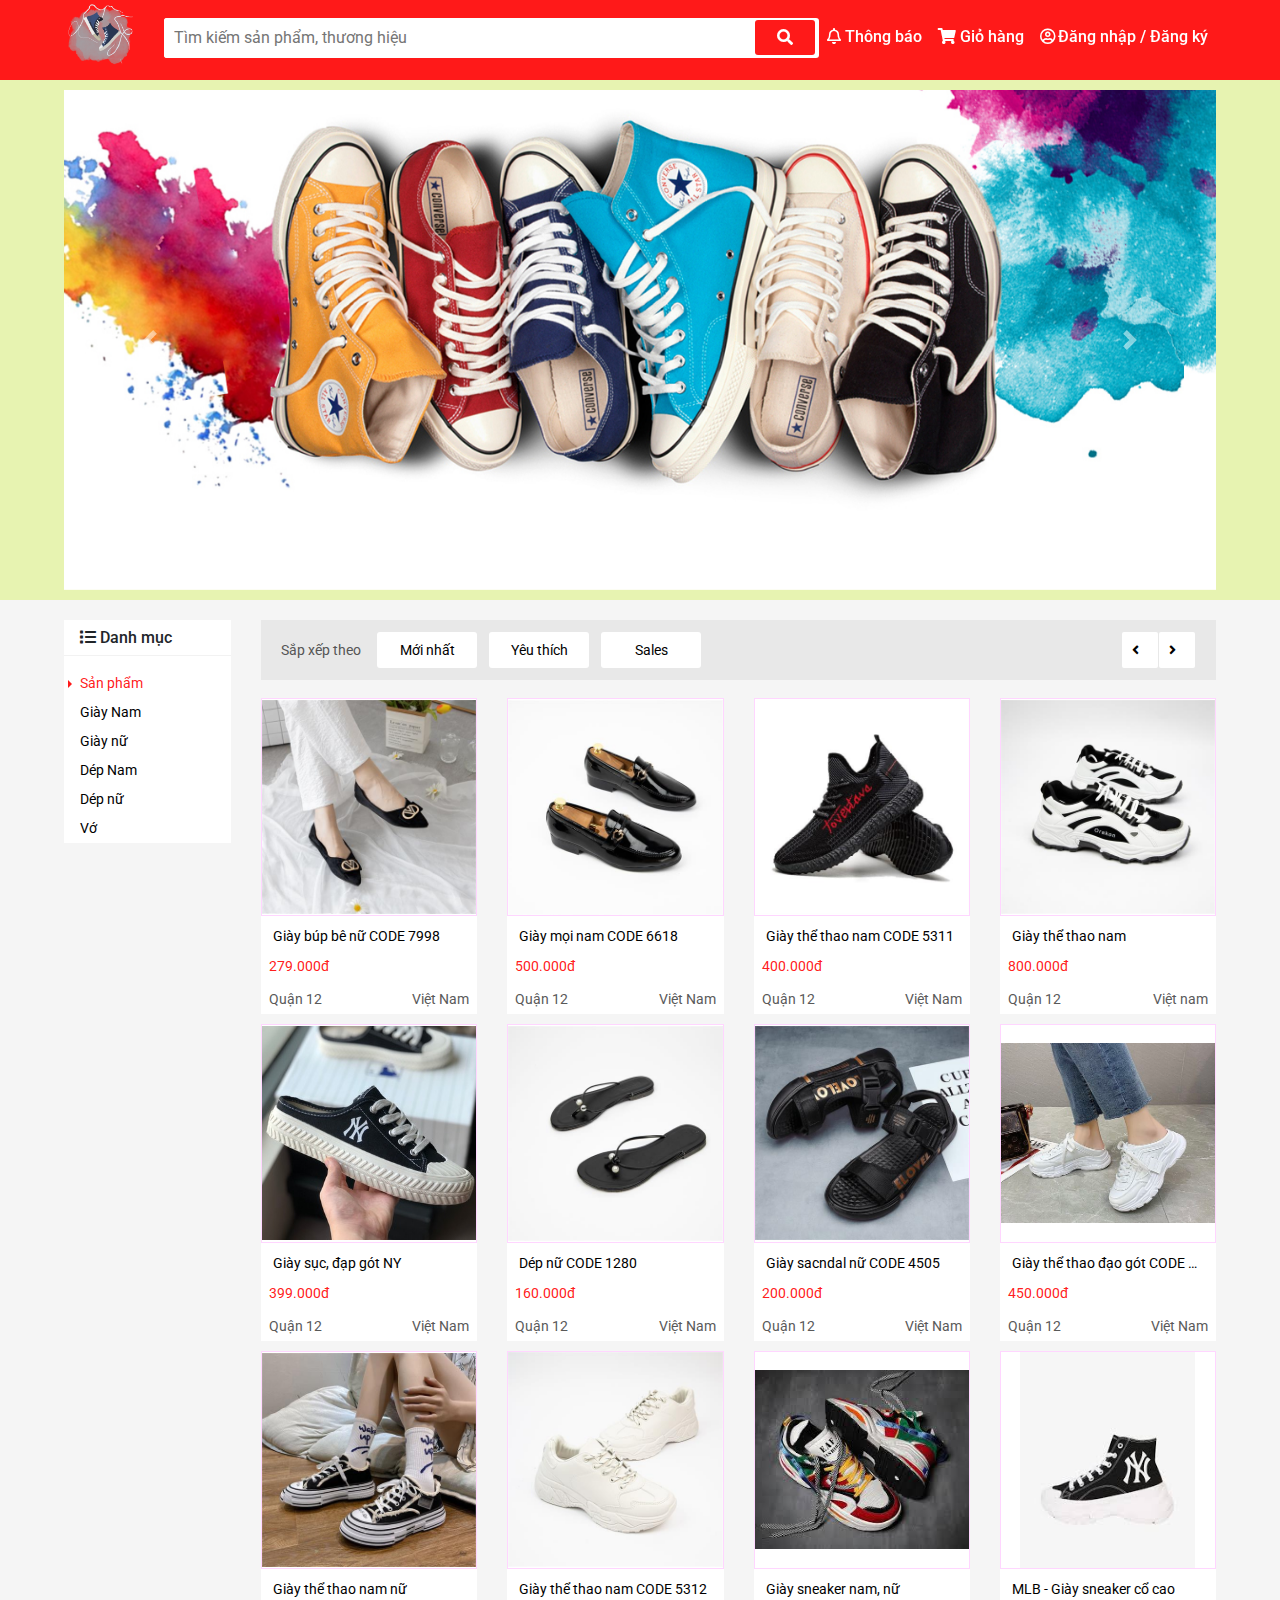
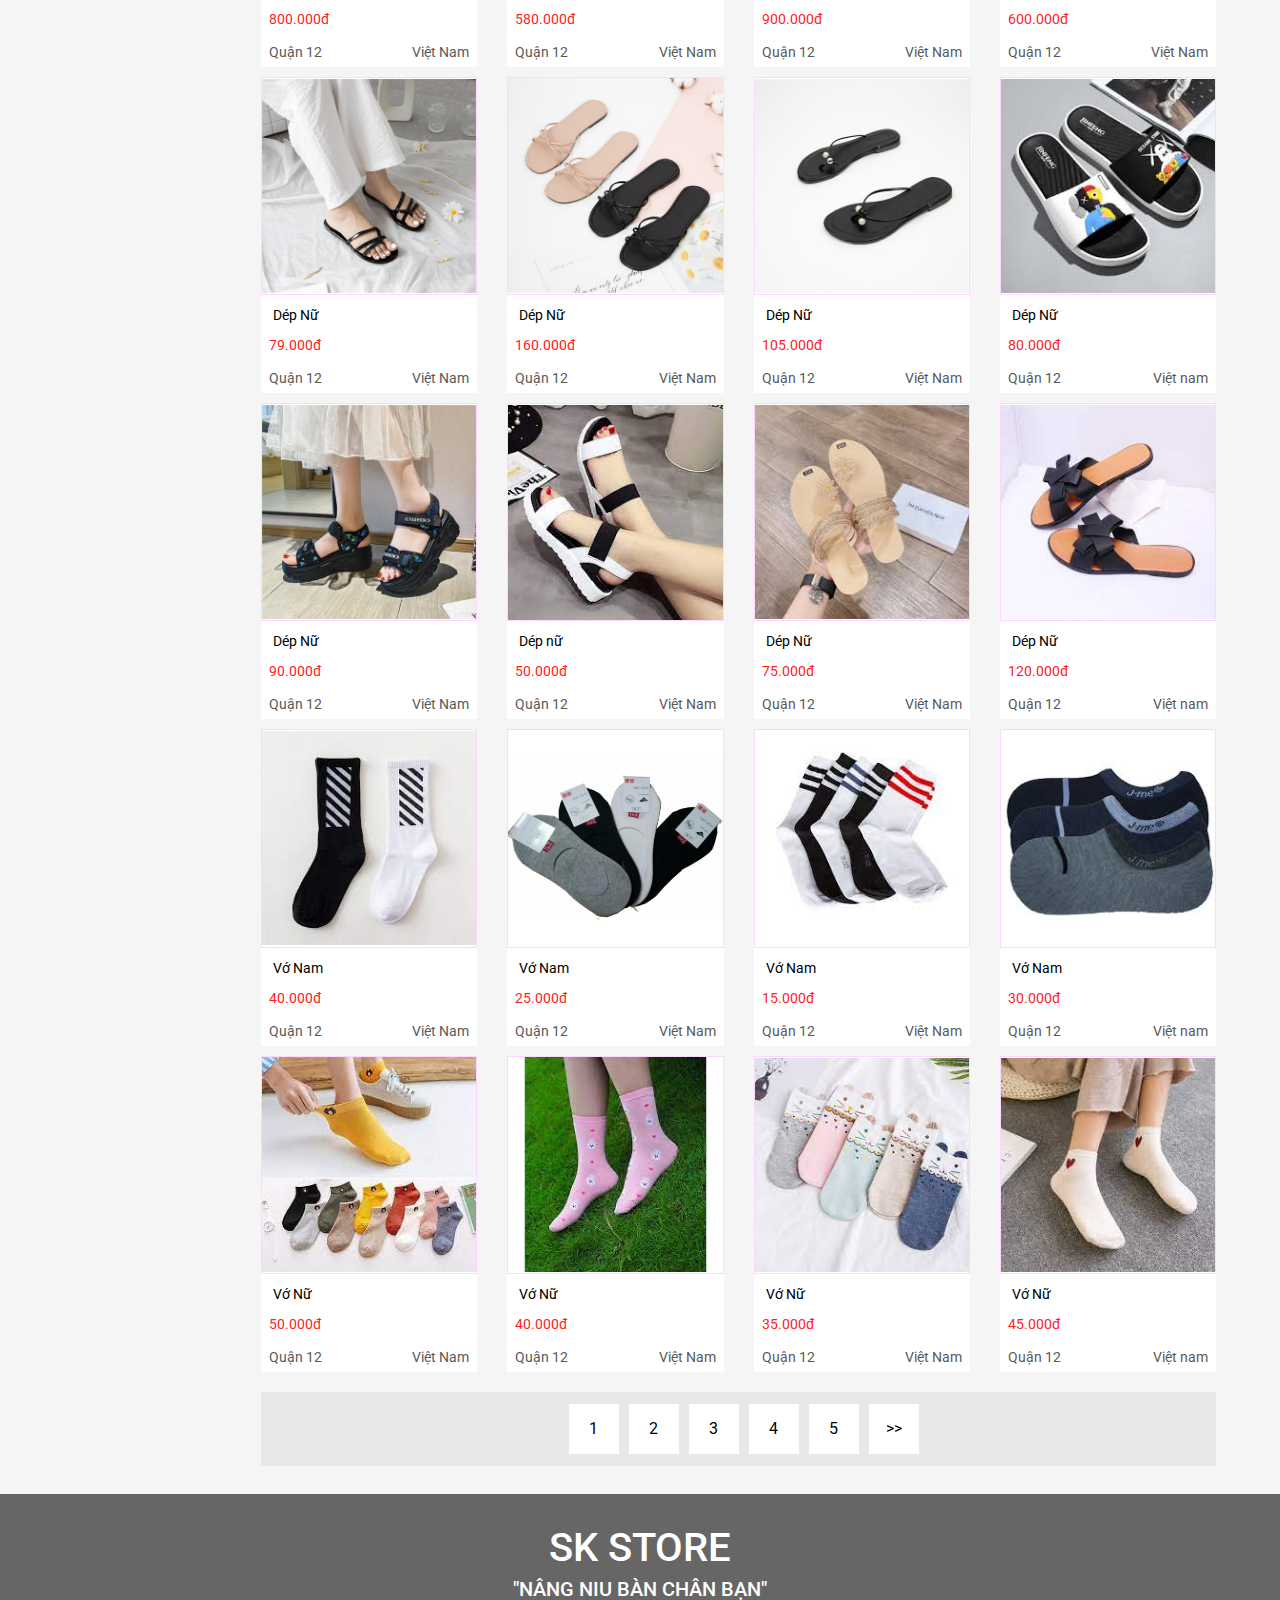
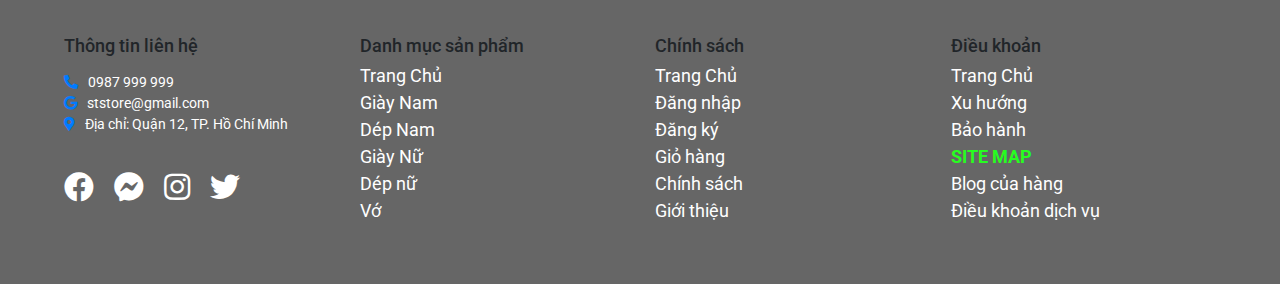
<file: webCK/index.html>
<!DOCTYPE html>
<html lang="en">

<head>
    <meta charset="UTF-8">
    <meta http-equiv="X-UA-Compatible" content="IE=edge">
    <meta name="viewport" content="width=device-width, initial-scale=1.0">
    <title>Shop giày dép, giày nam, nữ, dép scandal nam,nữ... </title>
    <link rel="stylesheet" href="./vendors/css/base.css">
    <link rel="stylesheet" href="./vendors/css/main.css">
    <link rel="stylesheet" href="./vendors/css/reponsive.css">
    <!-- <link rel="stylesheet" href="https://cdnjs.cloudflare.com/ajax/libs/normalize/8.0.1/normalize.min.css"> -->
    <link rel="preconnect" href="https://fonts.gstatic.com">
    <link href="https://fonts.googleapis.com/css2?family=Roboto:wght@300;400;500;700&display=swap" rel="stylesheet">
    <link rel="stylesheet" href="./fontawesome-free-5.15.3-web/css/all.min.css">
    <link rel="stylesheet" href="./resource/css/bootstrap.min.css">
    <script src="./resource/js/jquery-3.6.0.min.js"></script>
    <script src="./resource/js/bootstrap.min.js"></script>
    <link rel="shortcut icon" href="./img/logo.png" />
    <script src="./vendors/js/main.js"></script>
    <script src="../webCK/vendors/js/user.js"></script>

</head>

<body>
    <div class="main" id="home">
        <header class="header">
            <div class="grid">
                <nav class="header-navbar">
                    <div class="header_logo">
                        <a href="#home"> <img src="./img/logo.png" alt="" class="header_logo_img"></a>
                    </div>
                    <div class="header_search">
                        <input type="text" name="" id="" class="header_search-input" placeholder="Tìm kiếm sản phẩm, thương hiệu">
                        <button class="header_search-btn">
                            <i class="header_search-btn-icon fas fa-search"></i>
                         </button>
                    </div>

                    <div class="header_navbar-list">
                        <ul class="header_list">
                            <li class="header_list-item">
                                <a href="#" class="header_navbar_link"> <i class="far fa-bell"></i><span> Thông báo </span></a>
                                <div class="header_notify">
                                    <div class="header_notify-head">
                                        <h3>Thông báo mới nhận</h3>
                                    </div>
                                    <ul class="header_notify-list">
                                        <li class="header_notify-item">
                                            <a href="" class="header_notify-link">
                                                <img src="/webCK/img/shoeman/sneaker5.jpg" alt="" class="header_notify-img">
                                                <div class="header_notify-content">
                                                    <span class="header_notify-name">Giày sneaker nam</span>
                                                    <span class="header_notify-description">Giày sneaker mà bạn đang theo dõi đang giảm giá. Hãy mua ngay  </span>
                                                </div>
                                            </a>
                                        </li>
                                        <li class="header_notify-item">
                                            <a href="" class="header_notify-link">
                                                <img src="/webCK/img/shoegirl/giày sục ny đạp gót.jpg" alt="" class="header_notify-img">
                                                <div class="header_notify-content">
                                                    <span class="header_notify-name">Giày sục NY, đạp gót</span>
                                                    <span class="header_notify-description">Bạn đã thêm vào giỏ hàng khá lâu. Hãy nhanh tay đặt hàng đi nào </span>
                                                </div>
                                            </a>
                                        </li>
                                        <li class="header_notify-item">
                                            <a href="" class="header_notify-link">
                                                <img src="/webCK/img/shoeman/sneaker5.jpg" alt="" class="header_notify-img">
                                                <div class="header_notify-content">
                                                    <span class="header_notify-name">Giày sneaker nam</span>
                                                    <span class="header_notify-description">Giày sneaker mà bạn đang theo dõi đang giảm giá. Hãy mua ngay  </span>
                                                </div>
                                            </a>
                                        </li>
                                        <li class="header_notify-item">
                                            <a href="" class="header_notify-link">
                                                <img src="/webCK/img/shoeman/sneaker5.jpg" alt="" class="header_notify-img">
                                                <div class="header_notify-content">
                                                    <span class="header_notify-name">Giày sneaker nam</span>
                                                    <span class="header_notify-description">Giày sneaker mà bạn đang theo dõi đang giảm giá. Hãy mua ngay  </span>
                                                </div>
                                            </a>
                                        </li>
                                        <li class="header_notify-item">
                                            <a href="" class="header_notify-link">
                                                <img src="/webCK/img/shoeman/depnamdinhda.jpg" alt="" class="header_notify-img">
                                                <div class="header_notify-content">
                                                    <span class="header_notify-name">Dép nam</span>
                                                    <span class="header_notify-description">Hãy nhanh tay sắm cho mình một đôi dép để đi trong mùa hè này nào nào </span>
                                                </div>
                                            </a>
                                        </li>
                                    </ul>
                                    <div class="header_notify-footer">
                                        <a href="#">Xem tất cả</a>
                                    </div>


                                </div>
                            </li>
                            <li class="header_list-item">
                                <a href="/webCK/vendors/html/giohang.html" class="header_navbar_link"> <i class="fas fa-shopping-cart"></i> <span> Giỏ hàng</span></a>
                                <div class="header_cart-list">

                                    <!-- class  header_cart-list-no-cart-->
                                    <ul class=" ">
                                        <img src="./img/empty_cart.png" alt="" class="header_cart-no-cart-img">
                                        <p class="header_cart-list-p">Chưa Có Sản Phẩm</p>
                                    </ul>

                                    <h4 class="header_cart-heading">Sảm phẩm đã thêm</h4>
                                    <ul class="header_cart-list-item">
                                        <li class="header_cart-item">
                                            <img src="/webCK/img/shoeman/sport5.jpg" class="header_cart-item-img" alt="">
                                            <div class="header_cart-item-info">
                                                <div class="header_cart-item-head">
                                                    <h5 class="header_cart-item-name">Dép Nam</h5>
                                                    <div class="header_cart-item-wrap">
                                                        <span class="header_cart-item-price">200.000đ</span>
                                                        <span class="header_cart-item-tick">X</span>
                                                        <span class="header_cart-item-quantity">1</span>
                                                    </div>
                                                </div>
                                                <div class="header_cart-item-body">
                                                    <span class="header_cart-item-description">Màu: vàng</span>
                                                    <span class="header_cart-item-remove">Xóa</span>

                                                </div>

                                            </div>

                                        </li>
                                        <!-- <li class="header_cart-item">
                                            <img src="/webCK/img/shoeman/sport4.jpg" class="header_cart-item-img" alt="">
                                            <div class="header_cart-item-info">
                                                <div class="header_cart-item-head">
                                                    <h5 class="header_cart-item-name">Giày Nam</h5>
                                                    <div class="header_cart-item-wrap">
                                                        <span class="header_cart-item-price">450.000đ</span>
                                                        <span class="header_cart-item-tick">X</span>
                                                        <span class="header_cart-item-quantity">1</span>
                                                    </div>
                                                </div>
                                                <div class="header_cart-item-body">
                                                    <span class="header_cart-item-description">Màu: Trắng</span>
                                                    <span class="header_cart-item-remove">Xóa</span>

                                                </div>

                                            </div>

                                        </li>
                                        <li class="header_cart-item">
                                            <img src="/webCK/img/shoegirl/giày sục.jpg" class="header_cart-item-img" alt="">
                                            <div class="header_cart-item-info">
                                                <div class="header_cart-item-head">
                                                    <h5 class="header_cart-item-name">Dép Nữ</h5>
                                                    <div class="header_cart-item-wrap">
                                                        <span class="header_cart-item-price">250.000đ</span>
                                                        <span class="header_cart-item-tick">X</span>
                                                        <span class="header_cart-item-quantity">1</span>
                                                    </div>
                                                </div>
                                                <div class="header_cart-item-body">
                                                    <span class="header_cart-item-description">Màu: Đen</span>
                                                    <span class="header_cart-item-remove">Xóa</span>

                                                </div>

                                            </div>

                                        </li>
                                        <li class="header_cart-item">
                                            <img src="/webCK/img/shoeman/sneaker2.jpg" class="header_cart-item-img" alt="">
                                            <div class="header_cart-item-info">
                                                <div class="header_cart-item-head">
                                                    <h5 class="header_cart-item-name">Giày Nam</h5>
                                                    <div class="header_cart-item-wrap">
                                                        <span class="header_cart-item-price">500.000đ</span>
                                                        <span class="header_cart-item-tick">X</span>
                                                        <span class="header_cart-item-quantity">1</span>
                                                    </div>
                                                </div>
                                                <div class="header_cart-item-body">
                                                    <span class="header_cart-item-description">Màu: Trắng</span>
                                                    <span class="header_cart-item-remove">Xóa</span>

                                                </div>

                                            </div>

                                        </li>
                                        <li class="header_cart-item">
                                            <img src="/webCK/img/shoeman/spoet1.jpg" class="header_cart-item-img" alt="">
                                            <div class="header_cart-item-info">
                                                <div class="header_cart-item-head">
                                                    <h5 class="header_cart-item-name">Giày Nữ</h5>
                                                    <div class="header_cart-item-wrap">
                                                        <span class="header_cart-item-price">400.000đ</span>
                                                        <span class="header_cart-item-tick">X</span>
                                                        <span class="header_cart-item-quantity">2</span>
                                                    </div>
                                                </div>
                                                <div class="header_cart-item-body">Đen</span>
                                                    <span class="header_cart-item-remove">Xóa</span>

                                                </div>

                                            </div>

                                        </li> -->
                                    </ul>

                                    <a href="/webCK/vendors/html/giohang.html" class="header_cart-btn-link">Xem giỏ hàng</a>
                                </div>


                            </li>
                            <li class="header_list-item header-item_sign">
                                <a href="#" class="header_navbar_link"> <i class="far fa-user-circle"></i></a>
                                <a href="../webCK/vendors/html/form.html" class="header_navbar_link" id="tenDN"><span> Đăng nhập&nbsp;/&nbsp;Đăng ký</span></a>
                                <ul class="header_navbar-user-menu">
                                    <li class="header_navbar-user-item">
                                        <a href="#">Tài khoản của tôi</a>
                                    </li>
                                    <li class="header_navbar-user-item">
                                        <a href="#">Địa chỉ của tôi</a>
                                    </li>
                                    <li class="header_navbar-user-item">
                                        <a href="#">Đơn mua của tôi</a>
                                    </li>
                                    <li class="header_navbar-user-item">
                                        <a href="#" id="DX">Đăng xuất</a>
                                    </li>
                                </ul>

                            </li>
                        </ul>
                    </div>
                </nav>
            </div>

        </header>

        <nav class="slider">
            <div id="demo" class="carousel slide slider-width" data-ride="carousel">

                <!-- Indicators -->
                <ul class="carousel-indicators">
                    <li data-target="#demo" data-slide-to="0" class="active"></li>
                    <li data-target="#demo" data-slide-to="1"></li>
                    <li data-target="#demo" data-slide-to="2"></li>
                    <li data-target="#demo" data-slide-to="3"></li>
                </ul>

                <!-- The slideshow -->
                <div class="carousel-inner">
                    <div class="carousel-item active slider-img" style="background-image: url(/webCK/img/slider-bottom-right.jpg);">
                    </div>
                    <div class="carousel-item slider-img" style="background-image: url(/webCK/img/slider-top-right.jpg);">
                    </div>
                    <div class="carousel-item slider-img" style="background-image: url(/webCK/img/slider-img.jpg);">
                    </div>
                    <div class="carousel-item slider-img" style="background-image: url(/webCK/img/slider-img1.jpg);">
                    </div>
                </div>

                <!-- Left and right controls -->
                <a class="carousel-control-prev" href="#demo" data-slide="prev">
                    <span class="carousel-control-prev-icon"></span>
                </a>
                <a class="carousel-control-next" href="#demo" data-slide="next">
                    <span class="carousel-control-next-icon"></span>
                </a>
            </div>
        </nav>

        <section class="section">
            <div class="section-home">
                <div class="row">
                    <div class="col-xl-2 col-lg-2 col-md-12 col-sm-12 col-12">
                        <nav class="category">
                            <h3 class="category-heading">
                                <i class="fas fa-list"></i> Danh mục
                            </h3>
                            <ul class="category-list">
                                <li class="category-item category-item__active">
                                    <a href="" class="category-item__link ">Sản phẩm</a>
                                </li>
                                <li class="category-item">
                                    <a href="#shoeman" class="category-item__link" id="shoeman">Giày Nam</a>
                                </li>
                                <li class="category-item">
                                    <a href="#shoegirl" class="category-item__link" id="shoegirl">Giày nữ</a>
                                </li>
                                <li class="category-item">
                                    <a href="#scandalman" class="category-item__link" id="scandalman">Dép Nam</a>
                                </li>
                                <li class="category-item">
                                    <a href="#scandalgirl" class="category-item__link" id="scandalgirl">Dép nữ</a>
                                </li>
                                <li class="category-item">
                                    <a href="#socks" class="category-item__link" id="socks">Vớ</a>
                                </li>
                            </ul>
                        </nav>
                        <nav class="category-minwidth">
                            <ul class="category-relist">
                                <li class="category-reitem">
                                    <a href="" class="category-reitem__link" id="shoeman">Giày Nam</a>
                                </li>
                                <li class="category-reitem">
                                    <a href="" class="category-reitem__link" id="shoegirl">Giày nữ</a>
                                </li>
                                <li class="category-reitem">
                                    <a href="" class="category-reitem__link" id="scandalman">Dép Nam</a>
                                </li>
                                <li class="category-reitem">
                                    <a href="" class="category-reitem__link" id="scandalgirl">Dép nữ</a>
                                </li>
                                <li class="category-reitem">
                                    <a href="" class="category-reitem__link">Vớ</a>
                                </li>
                            </ul>
                        </nav>
                    </div>
                    <div class="col-xl-10 col-lg-10 col-md-12 col-sm-12 col-12">
                        <div class="home-filter">
                            <span class="home-filter_span">Sắp xếp theo</span>
                            <button class="home-filter_btn" id="productnew">Mới nhất</button>
                            <button class="home-filter_btn" id="productlike">Yêu thích</button>
                            <button class="home-filter_btn" id="productsale">Sales</button>
                            <!-- <div class="seclect-input">
                                <span class="seclect-input_price">Giá </span>
                                <i class="seclect-input-icon fas fa-angle-down"></i>

                                <ul class="seclect-input_list">
                                    <li class="seclect-input_item">
                                        <a href="" class="seclect-input_link">Từ thấp đến cao</a>
                                    </li>
                                    <li class="seclect-input_item">
                                        <a href="" class="seclect-input_link">Từ cao đến thấp</a>
                                    </li>
                                </ul>

                            </div> -->
                            <div class="home-filter_control">
                                <a href="#" class="home-filter_control_btn">
                                    <i class=" fas fa-angle-left "></i>
                                </a>
                                <a href="# " class="home-filter_control_btn ">
                                    <i class="fas fa-angle-right "></i>
                                </a>
                            </div>
                        </div>

                        <div class="product">
                            <div class="row">
                                <div class="col-xl-3 col-lg-3 col-md-3 col-sm-6 col-12">
                                    <a href="/webCK/vendors/html/chitietgiaynu.html" class="products-item">
                                        <div class="home-product-item">
                                            <div class="home-product-item__img" style="background-image: url(./img/giàynữ1.jpg);"></div>
                                            <h4 class="home-product-item__name">Giày búp bê nữ CODE 7998</h4>
                                            <div class="home-product-item__price">
                                                <span class="home-product-item__price_new">279.000đ</span>

                                            </div>
                                            <div class="home-product-item__origin">
                                                <span class="home-product-item__brand">Quận 12</span>
                                                <span class="home-product-item__nation">Việt Nam</span>
                                            </div>
                                        </div>
                                    </a>
                                </div>
                                <div class="col-xl-3 col-lg-3 col-md-3 col-sm-6 col-12">
                                    <a href="/webCK/vendors/html/chitietdonhang.html" class="products-item">
                                        <div class="home-product-item">
                                            <div class="home-product-item__img" style="background-image: url(./img/shoeman/giày\ mọi\ nam\ 6618.jpg);"></div>
                                            <h4 class="home-product-item__name">Giày mọi nam CODE 6618</h4>
                                            <div class="home-product-item__price">

                                                <span class="home-product-item__price_new">500.000đ</span>
                                            </div>
                                            <div class="home-product-item__origin">
                                                <span class="home-product-item__brand">Quận 12</span>
                                                <span class="home-product-item__nation">Việt Nam</span>
                                            </div>
                                        </div>
                                    </a>
                                </div>
                                <div class="col-xl-3 col-lg-3 col-md-3 col-sm-6 col-12">
                                    <a href="/webCK/vendors/html/chitietdonhang.html" class="products-item">
                                        <div class="home-product-item">
                                            <div class="home-product-item__img" style="background-image: url(./img/shoeman/giày\ thể\ thaoam\ 5311.jpg);"></div>
                                            <h4 class="home-product-item__name">Giày thể thao nam CODE 5311</h4>
                                            <div class="home-product-item__price">
                                                <span class="home-product-item__price_new">400.000đ</span>
                                            </div>
                                            <div class="home-product-item__origin">
                                                <span class="home-product-item__brand">Quận 12</span> <span class="home-product-item__nation">Việt Nam </span>
                                            </div>
                                        </div>
                                    </a>
                                </div>
                                <div class="col-xl-3 col-lg-3 col-md-3 col-sm-6 col-12">
                                    <a href="/webCK/vendors/html/chitietdonhang.html" class="products-item">
                                        <div class="home-product-item">
                                            <div class="home-product-item__img" style="background-image: url(./img/shoeman/giàynam2.jpg);"></div>
                                            <h4 class="home-product-item__name">Giày thể thao nam</h4>
                                            <div class="home-product-item__price">
                                                <span class="home-product-item__price_new">800.000đ</span>
                                            </div>
                                            <div class="home-product-item__origin">
                                                <span class="home-product-item__brand">Quận 12</span>
                                                <span class="home-product-item__nation">Việt nam</span>
                                            </div>
                                        </div>
                                    </a>
                                </div>
                            </div>
                            <div class="row">
                                <div class="col-xl-3 col-lg-3 col-md-3 col-sm-6 col-12">
                                    <a href="/webCK/vendors/html/chitietgiaynu.html" class="products-item">
                                        <div class="home-product-item">
                                            <div class="home-product-item__img" style="background-image: url(./img/shoegirl/giày\ sục\ ny\ đạp\ gót.jpg);"></div>
                                            <h4 class="home-product-item__name">Giày sục, đạp gót NY</h4>
                                            <div class="home-product-item__price">
                                                <span class="home-product-item__price_new">399.000đ</span>
                                            </div>
                                            <div class="home-product-item__origin">
                                                <span class="home-product-item__brand">Quận 12</span>
                                                <span class="home-product-item__nation">Việt Nam</span>
                                            </div>
                                        </div>
                                    </a>
                                </div>
                                <div class="col-xl-3 col-lg-3 col-md-3 col-sm-6 col-12">
                                    <a href="/webCK/vendors/html/chitietgiaynu.html" class="products-item">
                                        <div class="home-product-item">
                                            <div class="home-product-item__img" style="background-image: url(./img/sales/dép\ nữ\ 3421.jpg);"></div>
                                            <h4 class="home-product-item__name">Dép nữ CODE 1280</h4>
                                            <div class="home-product-item__price">
                                                <span class="home-product-item__price_new">160.000đ</span>
                                            </div>
                                            <div class="home-product-item__origin">
                                                <span class="home-product-item__brand">Quận 12</span>
                                                <span class="home-product-item__nation">Việt Nam</span>
                                            </div>
                                        </div>
                                    </a>
                                </div>
                                <div class="col-xl-3 col-lg-3 col-md-3 col-sm-6 col-12">
                                    <a href="/webCK/vendors/html/chitietgiaynu.html" class="products-item">
                                        <div class="home-product-item">
                                            <div class="home-product-item__img" style="background-image: url(./img/shoegirl/scandal.jpg);"></div>
                                            <h4 class="home-product-item__name">Giày sacndal nữ CODE 4505</h4>
                                            <div class="home-product-item__price">
                                                <span class="home-product-item__price_new">200.000đ</span>
                                            </div>
                                            <div class="home-product-item__origin">
                                                <span class="home-product-item__brand">Quận 12</span>
                                                <span class="home-product-item__nation">Việt Nam</span>
                                            </div>
                                        </div>
                                    </a>
                                </div>
                                <div class="col-xl-3 col-lg-3 col-md-3 col-sm-6 col-12">
                                    <a href="/webCK/vendors/html/chitietgiaynu.html" class="products-item">
                                        <div class="home-product-item">
                                            <div class="home-product-item__img" style="background-image: url(./img/sales/giày\ thể\ thao\ đạp\ gót.jpg);"></div>
                                            <h4 class="home-product-item__name">Giày thể thao đạo gót CODE 3507</h4>
                                            <div class="home-product-item__price">
                                                <span class="home-product-item__price_new">450.000đ</span>
                                            </div>
                                            <div class="home-product-item__origin">
                                                <span class="home-product-item__brand">Quận 12</span>
                                                <span class="home-product-item__nation">Việt Nam</span>
                                            </div>
                                        </div>
                                    </a>
                                </div>
                            </div>
                            <div class="row">
                                <div class="col-xl-3 col-lg-3 col-md-3 col-sm-6 col-12">
                                    <a href="/webCK/vendors/html/chitietdonhang.html" class="products-item">
                                        <div class="home-product-item">
                                            <div class="home-product-item__img" style="background-image: url(./img/shoegirl/giày\ thể\ thao\ nam\ nữ.jpg);"></div>
                                            <h4 class="home-product-item__name">Giày thể thao nam nữ</h4>
                                            <div class="home-product-item__price">
                                                <span class="home-product-item__price_new">800.000đ</span>
                                            </div>
                                            <div class="home-product-item__origin">
                                                <span class="home-product-item__brand">Quận 12</span>
                                                <span class="home-product-item__nation">Việt Nam</span>
                                            </div>
                                        </div>
                                    </a>
                                </div>
                                <div class="col-xl-3 col-lg-3 col-md-3 col-sm-6 col-12">
                                    <a href="/webCK/vendors/html/chitietdonhang.html" class="products-item">
                                        <div class="home-product-item">
                                            <div class="home-product-item__img" style="background-image: url(./img/shoeman/giày\ thể\ thao\ nam\ 5312.jpg);"></div>
                                            <h4 class="home-product-item__name">Giày thể thao nam CODE 5312</h4>
                                            <div class="home-product-item__price">
                                                <span class="home-product-item__price_new">580.000đ</span>
                                            </div>
                                            <div class="home-product-item__origin">
                                                <span class="home-product-item__brand">Quận 12</span>
                                                <span class="home-product-item__nation">Việt Nam</span>
                                            </div>
                                        </div>
                                    </a>
                                </div>
                                <div class="col-xl-3 col-lg-3 col-md-3 col-sm-6 col-12">
                                    <a href="/webCK/vendors/html/chitietdonhang.html" class="products-item">
                                        <div class="home-product-item">
                                            <div class="home-product-item__img" style="background-image: url(./img/sales/giày\ sneaker\ nam\ nữ.jpg);"></div>
                                            <h4 class="home-product-item__name">Giày sneaker nam, nữ</h4>
                                            <div class="home-product-item__price">
                                                <span class="home-product-item__price_new">900.000đ</span>
                                            </div>
                                            <div class="home-product-item__origin">
                                                <span class="home-product-item__brand">Quận 12</span>
                                                <span class="home-product-item__nation">Việt Nam</span>
                                            </div>
                                        </div>
                                    </a>
                                </div>
                                <div class="col-xl-3 col-lg-3 col-md-3 col-sm-6 col-12">
                                    <a href="/webCK/vendors/html/chitietdonhang.html" class="products-item">
                                        <div class="home-product-item">
                                            <div class="home-product-item__img" style="background-image: url(./img/sales/MLB-\ giày\ sneaker\ cổ\ cao.jpg);"></div>
                                            <h4 class="home-product-item__name">MLB - Giày sneaker cổ cao</h4>
                                            <div class="home-product-item__price">
                                                <span class="home-product-item__price_new">600.000đ</span>
                                            </div>
                                            <div class="home-product-item__origin">
                                                <span class="home-product-item__brand">Quận 12</span>
                                                <span class="home-product-item__nation">Việt Nam</span>
                                            </div>
                                        </div>
                                    </a>
                                </div>
                            </div>
                        </div>

                        <div class="product-sales">
                            <div class="row">
                                <div class="col-xl-3 col-lg-3 col-md-3 col-sm-6 col-12">
                                    <a href="/webCK/vendors/html/chitietgiaynu.html" class="products-item">
                                        <div class="home-product-item">
                                            <div class="home-product-item__img" style="background-image: url(./img/shoegirl/giày\ nam\ \ ữ.jpg);"></div>
                                            <h4 class="home-product-item__name">Giày cao gót nữ</h4>
                                            <div class="home-product-item__price">
                                                <span class="home-product-item__price__old">300.000đ</span>
                                                <span class="home-product-item__price_new">260.000đ</span>
                                            </div>


                                            <div class="home-product-item__origin">
                                                <span class="home-product-item__brand">Quận 12</span>
                                                <span class="home-product-item__nation">Việt Nam</span>
                                            </div>

                                            <div class="home-product-item__discount">
                                                <span class="home-product-item__sale">20%</span>

                                                <span class="home-product-item__sale-span">Giảm</span>

                                            </div>
                                        </div>
                                    </a>
                                </div>
                                <div class="col-xl-3 col-lg-3 col-md-3 col-sm-6 col-12">
                                    <a href="/webCK/vendors/html/chitietdonhang.html" class="products-item">
                                        <div class="home-product-item">
                                            <div class="home-product-item__img" style="background-image: url(./img/shoeman/depnamdabbo.jpg);"></div>
                                            <h4 class="home-product-item__name">Dép nam da bò</h4>
                                            <div class="home-product-item__price">
                                                <span class="home-product-item__price__old">120.000đ</span>
                                                <span class="home-product-item__price_new">72.000đ</span>
                                            </div>


                                            <div class="home-product-item__origin">
                                                <span class="home-product-item__brand">Quận 12</span>
                                                <span class="home-product-item__nation">Việt Nam</span>
                                            </div>

                                            <div class="home-product-item__discount">
                                                <span class="home-product-item__sale">40%</span>

                                                <span class="home-product-item__sale-span">Giảm</span>

                                            </div>
                                        </div>
                                    </a>
                                </div>
                                <div class="col-xl-3 col-lg-3 col-md-3 col-sm-6 col-12">
                                    <a href="/webCK/vendors/html/chitietdonhang.html" class="products-item">
                                        <div class="home-product-item">
                                            <div class="home-product-item__img" style="background-image: url(./img/shoeman/giày\ mọi\ nam\ 6618.jpg);"></div>
                                            <h4 class="home-product-item__name">Giày mọi nam</h4>
                                            <div class="home-product-item__price">
                                                <span class="home-product-item__price__old">400.000đ</span>
                                                <span class="home-product-item__price_new">240.000đ</span>
                                            </div>


                                            <div class="home-product-item__origin">
                                                <span class="home-product-item__brand">Quận 12</span>
                                                <span class="home-product-item__nation">Việt Nam</span>
                                            </div>

                                            <div class="home-product-item__discount">
                                                <span class="home-product-item__sale">40%</span>

                                                <span class="home-product-item__sale-span">Giảm</span>

                                            </div>
                                        </div>
                                    </a>
                                </div>
                                <div class="col-xl-3 col-lg-3 col-md-3 col-sm-6 col-12">
                                    <a href="/webCK/vendors/html/chitietdonhang.html" class="products-item">
                                        <div class="home-product-item">
                                            <div class="home-product-item__img" style="background-image: url(./img/shoegirl/sport1.jpg);"></div>
                                            <h4 class="home-product-item__name">Giày thể thao nữ</h4>
                                            <div class="home-product-item__price">
                                                <span class="home-product-item__price__old">300.000đ</span>
                                                <span class="home-product-item__price_new">210.000đ</span>
                                            </div>


                                            <div class="home-product-item__origin">
                                                <span class="home-product-item__brand">Quận 12</span>
                                                <span class="home-product-item__nation">Việt Nam</span>
                                            </div>

                                            <div class="home-product-item__discount">
                                                <span class="home-product-item__sale">30%</span>

                                                <span class="home-product-item__sale-span">Giảm</span>

                                            </div>
                                        </div>
                                    </a>
                                </div>
                            </div>
                            <div class="row">
                                <div class="col-xl-3 col-lg-3 col-md-3 col-sm-6 col-12">
                                    <a href="/webCK/vendors/html/chitietdonhang.html" class="products-item">
                                        <div class="home-product-item">
                                            <div class="home-product-item__img" style="background-image: url(./img/shoegirl/spoet2.jpg);"></div>
                                            <h4 class="home-product-item__name">Giày thể thao nữ</h4>
                                            <div class="home-product-item__price">
                                                <span class="home-product-item__price__old">200.000đ</span>
                                                <span class="home-product-item__price_new">180.000đ</span>
                                            </div>


                                            <div class="home-product-item__origin">
                                                <span class="home-product-item__brand">Quận 12</span>
                                                <span class="home-product-item__nation">Việt Nam</span>
                                            </div>

                                            <div class="home-product-item__discount">
                                                <span class="home-product-item__sale">10%</span>

                                                <span class="home-product-item__sale-span">Giảm</span>

                                            </div>
                                        </div>
                                    </a>
                                </div>
                                <div class="col-xl-3 col-lg-3 col-md-3 col-sm-6 col-12">
                                    <a href="/webCK/vendors/html/chitietdonhang.html" class="products-item">
                                        <div class="home-product-item">
                                            <div class="home-product-item__img" style="background-image: url(./img/shoeman/sneaker1.jpg);"></div>
                                            <h4 class="home-product-item__name">Giày sneaker nam</h4>
                                            <div class="home-product-item__price">
                                                <span class="home-product-item__price__old">200.000đ</span>
                                                <span class="home-product-item__price_new">160.000đ</span>
                                            </div>


                                            <div class="home-product-item__origin">
                                                <span class="home-product-item__brand">Quận 12</span>
                                                <span class="home-product-item__nation">Việt Nam</span>
                                            </div>

                                            <div class="home-product-item__discount">
                                                <span class="home-product-item__sale">20%</span>

                                                <span class="home-product-item__sale-span">Giảm</span>

                                            </div>
                                        </div>
                                    </a>
                                </div>
                                <div class="col-xl-3 col-lg-3 col-md-3 col-sm-6 col-12">
                                    <a href="/webCK/vendors/html/chitietdonhang.html" class="products-item">
                                        <div class="home-product-item">
                                            <div class="home-product-item__img" style="background-image: url(./img/shoeman/sport4.jpg);"></div>
                                            <h4 class="home-product-item__name">Giày thể thao nam, nữ</h4>
                                            <div class="home-product-item__price">
                                                <span class="home-product-item__price__old">300.000đ</span>
                                                <span class="home-product-item__price_new">210.000đ</span>
                                            </div>


                                            <div class="home-product-item__origin">
                                                <span class="home-product-item__brand">Quận 12</span>
                                                <span class="home-product-item__nation">Việt Nam</span>
                                            </div>

                                            <div class="home-product-item__discount">
                                                <span class="home-product-item__sale">30%</span>

                                                <span class="home-product-item__sale-span">Giảm</span>

                                            </div>
                                        </div>
                                    </a>
                                </div>
                                <div class="col-xl-3 col-lg-3 col-md-3 col-sm-6 col-12">
                                    <a href="/webCK/vendors/html/chitietdonhang.html" class="products-item">
                                        <div class="home-product-item">
                                            <div class="home-product-item__img" style="background-image: url(./img/shoeman/depnamdinhda.jpg);"></div>
                                            <h4 class="home-product-item__name">Dép nam đính đá</h4>
                                            <div class="home-product-item__price">
                                                <span class="home-product-item__price__old">200.000đ</span>
                                                <span class="home-product-item__price_new">160.000đ</span>
                                            </div>


                                            <div class="home-product-item__origin">
                                                <span class="home-product-item__brand">Quận 12</span>
                                                <span class="home-product-item__nation">Việt Nam</span>
                                            </div>

                                            <div class="home-product-item__discount">
                                                <span class="home-product-item__sale">20%</span>

                                                <span class="home-product-item__sale-span">Giảm</span>

                                            </div>
                                        </div>
                                    </a>
                                </div>

                            </div>
                            <div class="row">
                                <div class="col-xl-3 col-lg-3 col-md-3 col-sm-6 col-12">
                                    <a href="/webCK/vendors/html/chitietdonhang.html" class="products-item">
                                        <div class="home-product-item">
                                            <div class="home-product-item__img" style="background-image: url(./img/shoeman/sport3.jpg);"></div>
                                            <h4 class="home-product-item__name">Giày thể thao</h4>
                                            <div class="home-product-item__price">
                                                <span class="home-product-item__price__old">500.000đ</span>
                                                <span class="home-product-item__price_new">350.000đ</span>
                                            </div>


                                            <div class="home-product-item__origin">
                                                <span class="home-product-item__brand">Quận 12</span>
                                                <span class="home-product-item__nation">Việt Nam</span>
                                            </div>

                                            <div class="home-product-item__discount">
                                                <span class="home-product-item__sale">30%</span>

                                                <span class="home-product-item__sale-span">Giảm</span>

                                            </div>
                                        </div>
                                    </a>
                                </div>
                                <div class="col-xl-3 col-lg-3 col-md-3 col-sm-6 col-12">
                                    <a href="/webCK/vendors/html/chitietgiaynu.html" class="products-item">
                                        <div class="home-product-item">
                                            <div class="home-product-item__img" style="background-image: url(./img/shoegirl/scandal.jpg);"></div>
                                            <h4 class="home-product-item__name">Dép Scandal nữ</h4>
                                            <div class="home-product-item__price">
                                                <span class="home-product-item__price__old">250.000đ</span>
                                                <span class="home-product-item__price_new">175.000đ</span>
                                            </div>


                                            <div class="home-product-item__origin">
                                                <span class="home-product-item__brand">Quận 12</span>
                                                <span class="home-product-item__nation">Việt Nam</span>
                                            </div>

                                            <div class="home-product-item__discount">
                                                <span class="home-product-item__sale">30%</span>

                                                <span class="home-product-item__sale-span">Giảm</span>

                                            </div>
                                        </div>
                                    </a>
                                </div>
                                <div class="col-xl-3 col-lg-3 col-md-3 col-sm-6 col-12">
                                    <a href="/webCK/vendors/html/chitietdonhang.html" class="products-item">
                                        <div class="home-product-item">
                                            <div class="home-product-item__img" style="background-image: url(./img/shoeman/sneaker5.jpg);"></div>
                                            <h4 class="home-product-item__name">Giày sneaker nam</h4>
                                            <div class="home-product-item__price">
                                                <span class="home-product-item__price__old">400.000đ</span>
                                                <span class="home-product-item__price_new">320.000đ</span>
                                            </div>


                                            <div class="home-product-item__origin">
                                                <span class="home-product-item__brand">Quận 12</span>
                                                <span class="home-product-item__nation">Việt Nam</span>
                                            </div>

                                            <div class="home-product-item__discount">
                                                <span class="home-product-item__sale">20%</span>

                                                <span class="home-product-item__sale-span">Giảm</span>

                                            </div>
                                        </div>
                                    </a>
                                </div>
                                <div class="col-xl-3 col-lg-3 col-md-3 col-sm-6 col-12">
                                    <a href="/webCK/vendors/html/chitietgiaynu.html" class="products-item">
                                        <div class="home-product-item">
                                            <div class="home-product-item__img" style="background-image: url(./img/sales/giày\ tt\ đạpgót.jpg);"></div>
                                            <h4 class="home-product-item__name">Giày thể thao đạp gót nữ</h4>
                                            <div class="home-product-item__price">
                                                <span class="home-product-item__price__old">300.000đ</span>
                                                <span class="home-product-item__price_new">210.000đ</span>
                                            </div>


                                            <div class="home-product-item__origin">
                                                <span class="home-product-item__brand">Quận 12</span>
                                                <span class="home-product-item__nation">Việt Nam</span>
                                            </div>

                                            <div class="home-product-item__discount">
                                                <span class="home-product-item__sale">30%</span>

                                                <span class="home-product-item__sale-span">Giảm</span>

                                            </div>
                                        </div>
                                    </a>
                                </div>



                            </div>



                        </div>

                        <div class="product-like">
                            <div class="row">
                                <div class="col-xl-3 col-lg-3 col-md-3 col-sm-6 col-12">
                                    <a href="/webCK/vendors/html/chitietdonhang.html" class="products-item">
                                        <div class="home-product-item">
                                            <div class="home-product-item__img" style="background-image: url(./img/shoeman/sneaker5.jpg);"></div>
                                            <h4 class="home-product-item__name">Giày thể thao nam</h4>
                                            <div class="home-product-item__price">
                                                <span class="home-product-item__price_new">600.000đ</span>
                                            </div>



                                            <div class="home-product-item__origin">
                                                <span class="home-product-item__brand">Quận 12</span>
                                                <span class="home-product-item__nation">Việt Nam</span>
                                            </div>
                                            <div class="home-product-item__favorite">
                                                Yêu thích
                                            </div>
                                        </div>
                                    </a>
                                </div>
                                <div class="col-xl-3 col-lg-3 col-md-3 col-sm-6 col-12">
                                    <a href="/webCK/vendors/html/chitietdonhang.html" class="products-item">
                                        <div class="home-product-item">
                                            <div class="home-product-item__img" style="background-image: url(./img/shoeman/sport4.jpg);"></div>
                                            <h4 class="home-product-item__name">Giày thể thao nam</h4>
                                            <div class="home-product-item__price">
                                                <span class="home-product-item__price_new">450.000đ</span>
                                            </div>



                                            <div class="home-product-item__origin">
                                                <span class="home-product-item__brand">Quận 12</span>
                                                <span class="home-product-item__nation">Việt Nam</span>
                                            </div>
                                            <div class="home-product-item__favorite">
                                                Yêu thích
                                            </div>
                                        </div>
                                    </a>
                                </div>
                                <div class="col-xl-3 col-lg-3 col-md-3 col-sm-6 col-12">
                                    <a href="/webCK/vendors/html/chitietdonhang.html" class="products-item">
                                        <div class="home-product-item">
                                            <div class="home-product-item__img" style="background-image: url(./img/sales/giáyneakersport.jpg);"></div>
                                            <h4 class="home-product-item__name">Giày snaeker thể thao</h4>
                                            <div class="home-product-item__price">
                                                <span class="home-product-item__price_new">379.000đ</span>
                                            </div>



                                            <div class="home-product-item__origin">
                                                <span class="home-product-item__brand">Quận 12</span>
                                                <span class="home-product-item__nation">Việt Nam</span>
                                            </div>
                                            <div class="home-product-item__favorite">
                                                Yêu thích
                                            </div>
                                        </div>
                                    </a>
                                </div>
                                <div class="col-xl-3 col-lg-3 col-md-3 col-sm-6 col-12">
                                    <a href="/webCK/vendors/html/chitietdonhang.html" class="products-item">
                                        <div class="home-product-item">
                                            <div class="home-product-item__img" style="background-image: url(./img/shoeman/giàynam1.jpg);"></div>
                                            <h4 class="home-product-item__name">Giày thể thao nam</h4>
                                            <div class="home-product-item__price">
                                                <span class="home-product-item__price_new">279.000đ</span>
                                            </div>

                                            <div class="home-product-item__origin">
                                                <span class="home-product-item__brand">Quận 12</span>
                                                <span class="home-product-item__nation">Việt Nam</span>
                                            </div>
                                            <div class="home-product-item__favorite">
                                                Yêu thích
                                            </div>
                                        </div>
                                    </a>
                                </div>

                            </div>
                            <div class="row">
                                <div class="col-xl-3 col-lg-3 col-md-3 col-sm-6 col-12">
                                    <a href="/webCK/vendors/html/chitietgiaynu.html" class="products-item">
                                        <div class="home-product-item">
                                            <div class="home-product-item__img" style="background-image: url(./img/shoegirl/giày\ scandal\ nữ\ 2853.jpg);"></div>
                                            <h4 class="home-product-item__name">Giày scandal nữ</h4>
                                            <div class="home-product-item__price">
                                                <span class="home-product-item__price_new">79.000đ</span>
                                            </div>

                                            <div class="home-product-item__origin">
                                                <span class="home-product-item__brand">Quận 12</span>
                                                <span class="home-product-item__nation">Việt Nam</span>
                                            </div>
                                            <div class="home-product-item__favorite">
                                                Yêu thích
                                            </div>
                                        </div>
                                    </a>
                                </div>
                                <div class="col-xl-3 col-lg-3 col-md-3 col-sm-6 col-12">
                                    <a href="/webCK/vendors/html/chitietgiaynu.html" class="products-item">
                                        <div class="home-product-item">
                                            <div class="home-product-item__img" style="background-image: url(./img/giàynữ1.jpg);"></div>
                                            <h4 class="home-product-item__name">Giày búp bê nữ</h4>
                                            <div class="home-product-item__price">
                                                <span class="home-product-item__price_new">279.000đ</span>
                                            </div>



                                            <div class="home-product-item__origin">
                                                <span class="home-product-item__brand">Quận 12</span>
                                                <span class="home-product-item__nation">Việt Nam</span>
                                            </div>
                                            <div class="home-product-item__favorite">
                                                Yêu thích
                                            </div>
                                        </div>
                                    </a>
                                </div>
                                <div class="col-xl-3 col-lg-3 col-md-3 col-sm-6 col-12">
                                    <a href="/webCK/vendors/html/chitietdonhang.html" class="products-item">
                                        <div class="home-product-item">
                                            <div class="home-product-item__img" style="background-image: url(./img/shoeman/dép\ nam-dép\ lê\ thời\ tang.jpg);"></div>
                                            <h4 class="home-product-item__name">Dép lê nam</h4>
                                            <div class="home-product-item__price">
                                                <span class="home-product-item__price_new">100.000đ</span>
                                            </div>



                                            <div class="home-product-item__origin">
                                                <span class="home-product-item__brand">Quận 12</span>
                                                <span class="home-product-item__nation">Việt Nam</span>
                                            </div>
                                            <div class="home-product-item__favorite">
                                                Yêu thích
                                            </div>
                                        </div>
                                    </a>
                                </div>
                                <div class="col-xl-3 col-lg-3 col-md-3 col-sm-6 col-12">
                                    <a href="/webCK/vendors/html/chitietdonhang.html" class="products-item">
                                        <div class="home-product-item">
                                            <div class="home-product-item__img" style="background-image: url(./img/sales/giày\ converse.jpg);"></div>
                                            <h4 class="home-product-item__name">Giày converse</h4>
                                            <div class="home-product-item__price">
                                                <span class="home-product-item__price_new">300.000đ</span>
                                            </div>

                                            <div class="home-product-item__origin">
                                                <span class="home-product-item__brand">Quận 12</span>
                                                <span class="home-product-item__nation">Việt Nam</span>
                                            </div>
                                            <div class="home-product-item__favorite">
                                                Yêu thích
                                            </div>
                                        </div>
                                    </a>
                                </div>

                            </div>
                            <div class="row">
                                <div class="col-xl-3 col-lg-3 col-md-3 col-sm-6 col-12">
                                    <a href="/webCK/vendors/html/chitietdonhang.html" class="products-item">
                                        <div class="home-product-item">
                                            <div class="home-product-item__img" style="background-image: url(./img/shoeman/sneaker1.jpg);"></div>
                                            <h4 class="home-product-item__name">Giày sneaker nam</h4>
                                            <div class="home-product-item__price">
                                                <span class="home-product-item__price_new">320.000đ</span>
                                            </div>



                                            <div class="home-product-item__origin">
                                                <span class="home-product-item__brand">Quận 12</span>
                                                <span class="home-product-item__nation">Việt Nam</span>
                                            </div>
                                            <div class="home-product-item__favorite">
                                                Yêu thích
                                            </div>
                                        </div>
                                    </a>
                                </div>
                                <div class="col-xl-3 col-lg-3 col-md-3 col-sm-6 col-12">
                                    <a href="/webCK/vendors/html/chitietdonhang.html" class="products-item">
                                        <div class="home-product-item">
                                            <div class="home-product-item__img" style="background-image: url(./img/shoeman/neaker.jpg);"></div>
                                            <h4 class="home-product-item__name">Giày sneaker nữ</h4>
                                            <div class="home-product-item__price">
                                                <span class="home-product-item__price_new">1.800.000đ</span>
                                            </div>

                                            <div class="home-product-item__origin">
                                                <span class="home-product-item__brand">Quận 12</span>
                                                <span class="home-product-item__nation">Việt Nam</span>
                                            </div>
                                            <div class="home-product-item__favorite">
                                                Yêu thích
                                            </div>
                                        </div>
                                    </a>
                                </div>
                                <div class="col-xl-3 col-lg-3 col-md-3 col-sm-6 col-12">
                                    <a href="/webCK/vendors/html/chitietdonhang.html" class="products-item">
                                        <div class="home-product-item">
                                            <div class="home-product-item__img" style="background-image: url(./img/shoegirl/spoet2.jpg);"></div>
                                            <h4 class="home-product-item__name">Giày thể thao nữ</h4>
                                            <div class="home-product-item__price">
                                                <span class="home-product-item__price_new">200.000đ</span>
                                            </div>

                                            <div class="home-product-item__origin">
                                                <span class="home-product-item__brand">Quận 12</span>
                                                <span class="home-product-item__nation">Việt Nam</span>
                                            </div>
                                            <div class="home-product-item__favorite">
                                                Yêu thích
                                            </div>
                                        </div>
                                    </a>
                                </div>
                                <div class="col-xl-3 col-lg-3 col-md-3 col-sm-6 col-12">
                                    <a href="/webCK/vendors/html/chitietgiaynu.html" class="products-item">
                                        <div class="home-product-item">
                                            <div class="home-product-item__img" style="background-image: url(./img/shoegirl/caogot1.jpg);"></div>
                                            <h4 class="home-product-item__name">Giày cao gót nữ</h4>
                                            <div class="home-product-item__price">
                                                <span class="home-product-item__price_new">1.800.000đ</span>
                                            </div>

                                            <div class="home-product-item__origin">
                                                <span class="home-product-item__brand">Quận 12</span>
                                                <span class="home-product-item__nation">Việt Nam</span>
                                            </div>
                                            <div class="home-product-item__favorite">
                                                Yêu thích
                                            </div>
                                        </div>
                                    </a>
                                </div>

                            </div>

                        </div>

                        <div class="product-shoeman">
                            <div class="row">
                                <div class="col-xl-3 col-lg-3 col-md-3 col-sm-6 col-12">
                                    <a href="/webCK/vendors/html/chitietdonhang.html" class="products-item">
                                        <div class="home-product-item">
                                            <div class="home-product-item__img" style="background-image: url(./img/shoeman/giaynam.jpg);"></div>
                                            <h4 class="home-product-item__name">Giày Nam</h4>
                                            <div class="home-product-item__price">
                                                <span class="home-product-item__price_new">279.000đ</span>

                                            </div>
                                            <div class="home-product-item__origin">
                                                <span class="home-product-item__brand">Quận 12</span>
                                                <span class="home-product-item__nation">Việt Nam</span>
                                            </div>
                                        </div>
                                    </a>
                                </div>
                                <div class="col-xl-3 col-lg-3 col-md-3 col-sm-6 col-12">
                                    <a href="/webCK/vendors/html/chitietdonhang.html" class="products-item">
                                        <div class="home-product-item">
                                            <div class="home-product-item__img" style="background-image: url(./img/shoeman/giày\ mọi\ nam\ 6618.jpg);"></div>
                                            <h4 class="home-product-item__name">Giày mọi nam CODE 6618</h4>
                                            <div class="home-product-item__price">

                                                <span class="home-product-item__price_new">500.000đ</span>
                                            </div>
                                            <div class="home-product-item__origin">
                                                <span class="home-product-item__brand">Quận 12</span>
                                                <span class="home-product-item__nation">Việt Nam</span>
                                            </div>
                                        </div>
                                    </a>
                                </div>
                                <div class="col-xl-3 col-lg-3 col-md-3 col-sm-6 col-12">
                                    <a href="/webCK/vendors/html/chitietdonhang.html" class="products-item">
                                        <div class="home-product-item">
                                            <div class="home-product-item__img" style="background-image: url(./img/shoeman/giày\ thể\ thaoam\ 5311.jpg);"></div>
                                            <h4 class="home-product-item__name">Giày thể thao nam CODE 5311</h4>
                                            <div class="home-product-item__price">
                                                <span class="home-product-item__price_new">400.000đ</span>
                                            </div>
                                            <div class="home-product-item__origin">
                                                <span class="home-product-item__brand">Quận 12</span> <span class="home-product-item__nation">Việt Nam </span>
                                            </div>
                                        </div>
                                    </a>
                                </div>
                                <div class="col-xl-3 col-lg-3 col-md-3 col-sm-6 col-12">
                                    <a href="/webCK/vendors/html/chitietdonhang.html" class="products-item">
                                        <div class="home-product-item">
                                            <div class="home-product-item__img" style="background-image: url(./img/shoeman/giàynam2.jpg);"></div>
                                            <h4 class="home-product-item__name">Giày thể thao nam</h4>
                                            <div class="home-product-item__price">
                                                <span class="home-product-item__price_new">800.000đ</span>
                                            </div>
                                            <div class="home-product-item__origin">
                                                <span class="home-product-item__brand">Quận 12</span>
                                                <span class="home-product-item__nation">Việt nam</span>
                                            </div>
                                        </div>
                                    </a>
                                </div>
                            </div>
                            <div class="row">
                                <div class="col-xl-3 col-lg-3 col-md-3 col-sm-6 col-12">
                                    <a href="/webCK/vendors/html/chitietdonhang.html" class="products-item">
                                        <div class="home-product-item">
                                            <div class="home-product-item__img" style="background-image: url(./img/shoeman/sport4.jpg);"></div>
                                            <h4 class="home-product-item__name">Giày thể thao nam</h4>
                                            <div class="home-product-item__price">
                                                <span class="home-product-item__price_new">200.000đ</span>

                                            </div>
                                            <div class="home-product-item__origin">
                                                <span class="home-product-item__brand">Quận 12</span>
                                                <span class="home-product-item__nation">Việt Nam</span>
                                            </div>
                                        </div>
                                    </a>
                                </div>
                                <div class="col-xl-3 col-lg-3 col-md-3 col-sm-6 col-12">
                                    <a href="/webCK/vendors/html/chitietdonhang.html" class="products-item">
                                        <div class="home-product-item">
                                            <div class="home-product-item__img" style="background-image: url(./img/shoeman/sneaker6.jpg);"></div>
                                            <h4 class="home-product-item__name">Giày sneaker nam</h4>
                                            <div class="home-product-item__price">

                                                <span class="home-product-item__price_new">350.000đ</span>
                                            </div>
                                            <div class="home-product-item__origin">
                                                <span class="home-product-item__brand">Quận 12</span>
                                                <span class="home-product-item__nation">Việt Nam</span>
                                            </div>
                                        </div>
                                    </a>
                                </div>
                                <div class="col-xl-3 col-lg-3 col-md-3 col-sm-6 col-12">
                                    <a href="/webCK/vendors/html/chitietdonhang.html" class="products-item">
                                        <div class="home-product-item">
                                            <div class="home-product-item__img" style="background-image: url(./img/shoeman/spoet1.jpg);"></div>
                                            <h4 class="home-product-item__name">Giày thể thao nam </h4>
                                            <div class="home-product-item__price">
                                                <span class="home-product-item__price_new">400.000đ</span>
                                            </div>
                                            <div class="home-product-item__origin">
                                                <span class="home-product-item__brand">Quận 12</span> <span class="home-product-item__nation">Việt Nam </span>
                                            </div>
                                        </div>
                                    </a>
                                </div>
                                <div class="col-xl-3 col-lg-3 col-md-3 col-sm-6 col-12">
                                    <a href="/webCK/vendors/html/chitietdonhang.html" class="products-item">
                                        <div class="home-product-item">
                                            <div class="home-product-item__img" style="background-image: url(./img/shoeman/giaymoinam6621.jpg);"></div>
                                            <h4 class="home-product-item__name">Giày tây nam</h4>
                                            <div class="home-product-item__price">
                                                <span class="home-product-item__price_new">400.000đ</span>
                                            </div>
                                            <div class="home-product-item__origin">
                                                <span class="home-product-item__brand">Quận 12</span>
                                                <span class="home-product-item__nation">Việt nam</span>
                                            </div>
                                        </div>
                                    </a>
                                </div>
                            </div>
                        </div>

                        <div class="product-shoegirl">
                            <div class="row">
                                <div class="col-xl-3 col-lg-3 col-md-3 col-sm-6 col-12">
                                    <a href="/webCK/vendors/html/chitietgiaynu.html" class="products-item">
                                        <div class="home-product-item">
                                            <div class="home-product-item__img" style="background-image: url(./img/shoegirl/giày\ sục\ ny\ đạp\ gót.jpg);"></div>
                                            <h4 class="home-product-item__name">Giày sục NY nữ</h4>
                                            <div class="home-product-item__price">
                                                <span class="home-product-item__price_new">279.000đ</span>

                                            </div>
                                            <div class="home-product-item__origin">
                                                <span class="home-product-item__brand">Quận 12</span>
                                                <span class="home-product-item__nation">Việt Nam</span>
                                            </div>
                                        </div>
                                    </a>
                                </div>
                                <div class="col-xl-3 col-lg-3 col-md-3 col-sm-6 col-12">
                                    <a href="/webCK/vendors/html/chitietgiaynu.html" class="products-item">
                                        <div class="home-product-item">
                                            <div class="home-product-item__img" style="background-image: url(./img/shoegirl/giày\ thể\ thao\ nam\ nữ.jpg);"></div>
                                            <h4 class="home-product-item__name">Giày thể thao nữ</h4>
                                            <div class="home-product-item__price">

                                                <span class="home-product-item__price_new">600.000đ</span>
                                            </div>
                                            <div class="home-product-item__origin">
                                                <span class="home-product-item__brand">Quận 12</span>
                                                <span class="home-product-item__nation">Việt Nam</span>
                                            </div>
                                        </div>
                                    </a>
                                </div>
                                <div class="col-xl-3 col-lg-3 col-md-3 col-sm-6 col-12">
                                    <a href="/webCK/vendors/html/chitietgiaynu.html" class="products-item">
                                        <div class="home-product-item">
                                            <div class="home-product-item__img" style="background-image: url(./img/shoegirl/caogots2.jpg);"></div>
                                            <h4 class="home-product-item__name">Giày Cao gót nữ</h4>
                                            <div class="home-product-item__price">
                                                <span class="home-product-item__price_new">400.000đ</span>
                                            </div>
                                            <div class="home-product-item__origin">
                                                <span class="home-product-item__brand">Quận 12</span> <span class="home-product-item__nation">Việt Nam </span>
                                            </div>
                                        </div>
                                    </a>
                                </div>
                                <div class="col-xl-3 col-lg-3 col-md-3 col-sm-6 col-12">
                                    <a href="/webCK/vendors/html/chitietgiaynu.html" class="products-item">
                                        <div class="home-product-item">
                                            <div class="home-product-item__img" style="background-image: url(./img/shoegirl/giày\ thể\ thao\ nữ\ 0545.jpg);"></div>
                                            <h4 class="home-product-item__name">Giày thể thao nữ</h4>
                                            <div class="home-product-item__price">
                                                <span class="home-product-item__price_new">280.000đ</span>
                                            </div>
                                            <div class="home-product-item__origin">
                                                <span class="home-product-item__brand">Quận 12</span>
                                                <span class="home-product-item__nation">Việt nam</span>
                                            </div>
                                        </div>
                                    </a>
                                </div>
                            </div>
                            <div class="row">
                                <div class="col-xl-3 col-lg-3 col-md-3 col-sm-6 col-12">
                                    <a href="/webCK/vendors/html/chitietgiaynu.html" class="products-item">
                                        <div class="home-product-item">
                                            <div class="home-product-item__img" style="background-image: url(./img/sales/giày\ vải\ dạ\ hội.jpg);"></div>
                                            <h4 class="home-product-item__name">Giày vải nữ</h4>
                                            <div class="home-product-item__price">
                                                <span class="home-product-item__price_new">280.000đ</span>

                                            </div>
                                            <div class="home-product-item__origin">
                                                <span class="home-product-item__brand">Quận 12</span>
                                                <span class="home-product-item__nation">Việt Nam</span>
                                            </div>
                                        </div>
                                    </a>
                                </div>
                                <div class="col-xl-3 col-lg-3 col-md-3 col-sm-6 col-12">
                                    <a href="/webCK/vendors/html/chitietgiaynu.html" class="products-item">
                                        <div class="home-product-item">
                                            <div class="home-product-item__img" style="background-image: url(./img/sales/giày\ converse.jpg);"></div>
                                            <h4 class="home-product-item__name">Giày converse</h4>
                                            <div class="home-product-item__price">

                                                <span class="home-product-item__price_new">350.000đ</span>
                                            </div>
                                            <div class="home-product-item__origin">
                                                <span class="home-product-item__brand">Quận 12</span>
                                                <span class="home-product-item__nation">Việt Nam</span>
                                            </div>
                                        </div>
                                    </a>
                                </div>
                                <div class="col-xl-3 col-lg-3 col-md-3 col-sm-6 col-12">
                                    <a href="/webCK/vendors/html/chitietgiaynu.html" class="products-item">
                                        <div class="home-product-item">
                                            <div class="home-product-item__img" style="background-image: url(./img/sales/giày\ búp\ bê\ 2009.jpg);"></div>
                                            <h4 class="home-product-item__name">Giày búp bê nữ </h4>
                                            <div class="home-product-item__price">
                                                <span class="home-product-item__price_new">400.000đ</span>
                                            </div>
                                            <div class="home-product-item__origin">
                                                <span class="home-product-item__brand">Quận 12</span> <span class="home-product-item__nation">Việt Nam </span>
                                            </div>
                                        </div>
                                    </a>
                                </div>
                                <div class="col-xl-3 col-lg-3 col-md-3 col-sm-6 col-12">
                                    <a href="/webCK/vendors/html/chitietgiaynu.html" class="products-item">
                                        <div class="home-product-item">
                                            <div class="home-product-item__img" style="background-image: url(./img/sales/MLB-\ giày\ sneaker\ cổ\ cao.jpg);"></div>
                                            <h4 class="home-product-item__name">Giày MLB</h4>
                                            <div class="home-product-item__price">
                                                <span class="home-product-item__price_new">400.000đ</span>
                                            </div>
                                            <div class="home-product-item__origin">
                                                <span class="home-product-item__brand">Quận 12</span>
                                                <span class="home-product-item__nation">Việt nam</span>
                                            </div>
                                        </div>
                                    </a>
                                </div>
                            </div>
                        </div>

                        <div class="product-scandalman">
                            <div class="row">
                                <div class="col-xl-3 col-lg-3 col-md-3 col-sm-6 col-12">
                                    <a href="/webCK/vendors/html/chitietdonhang.html" class="products-item">
                                        <div class="home-product-item">
                                            <div class="home-product-item__img" style="background-image: url(./img/sales/dép\ nam\ 7644.jpg);"></div>
                                            <h4 class="home-product-item__name">Dép kẹp nam</h4>
                                            <div class="home-product-item__price">
                                                <span class="home-product-item__price_new">79.000đ</span>

                                            </div>
                                            <div class="home-product-item__origin">
                                                <span class="home-product-item__brand">Quận 12</span>
                                                <span class="home-product-item__nation">Việt Nam</span>
                                            </div>
                                        </div>
                                    </a>
                                </div>
                                <div class="col-xl-3 col-lg-3 col-md-3 col-sm-6 col-12">
                                    <a href="/webCK/vendors/html/chitietdonhang.html" class="products-item">
                                        <div class="home-product-item">
                                            <div class="home-product-item__img" style="background-image: url(./img/shoeman/dépnam1.jpg);"></div>
                                            <h4 class="home-product-item__name">Dép nam</h4>
                                            <div class="home-product-item__price">

                                                <span class="home-product-item__price_new">160.000đ</span>
                                            </div>
                                            <div class="home-product-item__origin">
                                                <span class="home-product-item__brand">Quận 12</span>
                                                <span class="home-product-item__nation">Việt Nam</span>
                                            </div>
                                        </div>
                                    </a>
                                </div>
                                <div class="col-xl-3 col-lg-3 col-md-3 col-sm-6 col-12">
                                    <a href="/webCK/vendors/html/chitietdonhang.html" class="products-item">
                                        <div class="home-product-item">
                                            <div class="home-product-item__img" style="background-image: url(./img/shoeman/dépnamdabof.jpg);"></div>
                                            <h4 class="home-product-item__name">Dép da nam</h4>
                                            <div class="home-product-item__price">
                                                <span class="home-product-item__price_new">105.000đ</span>
                                            </div>
                                            <div class="home-product-item__origin">
                                                <span class="home-product-item__brand">Quận 12</span> <span class="home-product-item__nation">Việt Nam </span>
                                            </div>
                                        </div>
                                    </a>
                                </div>
                                <div class="col-xl-3 col-lg-3 col-md-3 col-sm-6 col-12">
                                    <a href="/webCK/vendors/html/chitietdonhang.html" class="products-item">
                                        <div class="home-product-item">
                                            <div class="home-product-item__img" style="background-image: url(./img/shoeman/deplenam.jpg);"></div>
                                            <h4 class="home-product-item__name">Dép nam</h4>
                                            <div class="home-product-item__price">
                                                <span class="home-product-item__price_new">80.000đ</span>
                                            </div>
                                            <div class="home-product-item__origin">
                                                <span class="home-product-item__brand">Quận 12</span>
                                                <span class="home-product-item__nation">Việt nam</span>
                                            </div>
                                        </div>
                                    </a>
                                </div>
                            </div>
                            <div class="row">
                                <div class="col-xl-3 col-lg-3 col-md-3 col-sm-6 col-12">
                                    <a href="/webCK/vendors/html/chitietdonhang.html" class="products-item">
                                        <div class="home-product-item">
                                            <div class="home-product-item__img" style="background-image: url(./img/sales/dép\ 3423.jpg);"></div>
                                            <h4 class="home-product-item__name">Dép nam</h4>
                                            <div class="home-product-item__price">
                                                <span class="home-product-item__price_new">90.000đ</span>

                                            </div>
                                            <div class="home-product-item__origin">
                                                <span class="home-product-item__brand">Quận 12</span>
                                                <span class="home-product-item__nation">Việt Nam</span>
                                            </div>
                                        </div>
                                    </a>
                                </div>
                                <div class="col-xl-3 col-lg-3 col-md-3 col-sm-6 col-12">
                                    <a href="/webCK/vendors/html/chitietdonhang.html" class="products-item">
                                        <div class="home-product-item">
                                            <div class="home-product-item__img" style="background-image: url(./img/shoeman/dép\ nam-dép\ lê\ thời\ tang.jpg);"></div>
                                            <h4 class="home-product-item__name">Dép nam</h4>
                                            <div class="home-product-item__price">

                                                <span class="home-product-item__price_new">50.000đ</span>
                                            </div>
                                            <div class="home-product-item__origin">
                                                <span class="home-product-item__brand">Quận 12</span>
                                                <span class="home-product-item__nation">Việt Nam</span>
                                            </div>
                                        </div>
                                    </a>
                                </div>
                                <div class="col-xl-3 col-lg-3 col-md-3 col-sm-6 col-12">
                                    <a href="/webCK/vendors/html/chitietdonhang.html" class="products-item">
                                        <div class="home-product-item">
                                            <div class="home-product-item__img" style="background-image: url(./img/shoeman/dép\ nam\ 7676.jpg);"></div>
                                            <h4 class="home-product-item__name">Dép nam </h4>
                                            <div class="home-product-item__price">
                                                <span class="home-product-item__price_new">75.000đ</span>
                                            </div>
                                            <div class="home-product-item__origin">
                                                <span class="home-product-item__brand">Quận 12</span>
                                                <span class="home-product-item__nation">Việt Nam </span>
                                            </div>
                                        </div>
                                    </a>
                                </div>
                                <div class="col-xl-3 col-lg-3 col-md-3 col-sm-6 col-12">
                                    <a href="/webCK/vendors/html/chitietdonhang.html" class="products-item">
                                        <div class="home-product-item">
                                            <div class="home-product-item__img" style="background-image: url(./img/shoeman/dép\ nam\ 7677.jpg);"></div>
                                            <h4 class="home-product-item__name">Dép Nam</h4>
                                            <div class="home-product-item__price">
                                                <span class="home-product-item__price_new">120.000đ</span>
                                            </div>
                                            <div class="home-product-item__origin">
                                                <span class="home-product-item__brand">Quận 12</span>
                                                <span class="home-product-item__nation">Việt nam</span>
                                            </div>
                                        </div>
                                    </a>
                                </div>
                            </div>
                        </div>

                        <div class="product-scandalgirl">
                            <div class="row">
                                <div class="col-xl-3 col-lg-3 col-md-3 col-sm-6 col-12">
                                    <a href="/webCK/vendors/html/chitietgiaynu.html" class="products-item">
                                        <div class="home-product-item">
                                            <div class="home-product-item__img" style="background-image: url(./img/sales/dép\ nữ.jpg);"></div>
                                            <h4 class="home-product-item__name">Dép Nữ</h4>
                                            <div class="home-product-item__price">
                                                <span class="home-product-item__price_new">79.000đ</span>

                                            </div>
                                            <div class="home-product-item__origin">
                                                <span class="home-product-item__brand">Quận 12</span>
                                                <span class="home-product-item__nation">Việt Nam</span>
                                            </div>
                                        </div>
                                    </a>
                                </div>
                                <div class="col-xl-3 col-lg-3 col-md-3 col-sm-6 col-12">
                                    <a href="/webCK/vendors/html/chitietgiaynu.html" class="products-item">
                                        <div class="home-product-item">
                                            <div class="home-product-item__img" style="background-image: url(./img/sales/dép\ nữ\ 3408.jpg);"></div>
                                            <h4 class="home-product-item__name">Dép Nữ</h4>
                                            <div class="home-product-item__price">

                                                <span class="home-product-item__price_new">160.000đ</span>
                                            </div>
                                            <div class="home-product-item__origin">
                                                <span class="home-product-item__brand">Quận 12</span>
                                                <span class="home-product-item__nation">Việt Nam</span>
                                            </div>
                                        </div>
                                    </a>
                                </div>
                                <div class="col-xl-3 col-lg-3 col-md-3 col-sm-6 col-12">
                                    <a href="/webCK/vendors/html/chitietgiaynu.html" class="products-item">
                                        <div class="home-product-item">
                                            <div class="home-product-item__img" style="background-image: url(./img/sales/dép\ nữ\ 3421.jpg);"></div>
                                            <h4 class="home-product-item__name">Dép Nữ </h4>
                                            <div class="home-product-item__price">
                                                <span class="home-product-item__price_new">105.000đ</span>
                                            </div>
                                            <div class="home-product-item__origin">
                                                <span class="home-product-item__brand">Quận 12</span> <span class="home-product-item__nation">Việt Nam </span>
                                            </div>
                                        </div>
                                    </a>
                                </div>
                                <div class="col-xl-3 col-lg-3 col-md-3 col-sm-6 col-12">
                                    <a href="/webCK/vendors/html/chitietgiaynu.html" class="products-item">
                                        <div class="home-product-item">
                                            <div class="home-product-item__img" style="background-image: url(./img/shoeman/deplenam.jpg);"></div>
                                            <h4 class="home-product-item__name">Dép Nữ</h4>
                                            <div class="home-product-item__price">
                                                <span class="home-product-item__price_new">80.000đ</span>
                                            </div>
                                            <div class="home-product-item__origin">
                                                <span class="home-product-item__brand">Quận 12</span>
                                                <span class="home-product-item__nation">Việt nam</span>
                                            </div>
                                        </div>
                                    </a>
                                </div>
                            </div>
                            <div class="row">
                                <div class="col-xl-3 col-lg-3 col-md-3 col-sm-6 col-12">
                                    <a href="/webCK/vendors/html/chitietgiaynu.html" class="products-item">
                                        <div class="home-product-item">
                                            <div class="home-product-item__img" style="background-image: url(./img/shoegirl/guayf\ scandal.jpg);"></div>
                                            <h4 class="home-product-item__name">Dép Nữ</h4>
                                            <div class="home-product-item__price">
                                                <span class="home-product-item__price_new">90.000đ</span>

                                            </div>
                                            <div class="home-product-item__origin">
                                                <span class="home-product-item__brand">Quận 12</span>
                                                <span class="home-product-item__nation">Việt Nam</span>
                                            </div>
                                        </div>
                                    </a>
                                </div>
                                <div class="col-xl-3 col-lg-3 col-md-3 col-sm-6 col-12">
                                    <a href="/webCK/vendors/html/chitietgiaynu.html" class="products-item">
                                        <div class="home-product-item">
                                            <div class="home-product-item__img" style="background-image: url(./img/shoegirl/scadal\ nữ.jpg);"></div>
                                            <h4 class="home-product-item__name">Dép nữ</h4>
                                            <div class="home-product-item__price">

                                                <span class="home-product-item__price_new">50.000đ</span>
                                            </div>
                                            <div class="home-product-item__origin">
                                                <span class="home-product-item__brand">Quận 12</span>
                                                <span class="home-product-item__nation">Việt Nam</span>
                                            </div>
                                        </div>
                                    </a>
                                </div>
                                <div class="col-xl-3 col-lg-3 col-md-3 col-sm-6 col-12">
                                    <a href="/webCK/vendors/html/chitietgiaynu.html" class="products-item">
                                        <div class="home-product-item">
                                            <div class="home-product-item__img" style="background-image: url(./img/shoegirl/dn2.jpg);"></div>
                                            <h4 class="home-product-item__name">Dép Nữ </h4>
                                            <div class="home-product-item__price">
                                                <span class="home-product-item__price_new">75.000đ</span>
                                            </div>
                                            <div class="home-product-item__origin">
                                                <span class="home-product-item__brand">Quận 12</span>
                                                <span class="home-product-item__nation">Việt Nam </span>
                                            </div>
                                        </div>
                                    </a>
                                </div>
                                <div class="col-xl-3 col-lg-3 col-md-3 col-sm-6 col-12">
                                    <a href="/webCK/vendors/html/chitietgiaynu.html" class="products-item">
                                        <div class="home-product-item">
                                            <div class="home-product-item__img" style="background-image: url(./img/shoegirl/dn1.jpg);"></div>
                                            <h4 class="home-product-item__name">Dép Nữ</h4>
                                            <div class="home-product-item__price">
                                                <span class="home-product-item__price_new">120.000đ</span>
                                            </div>
                                            <div class="home-product-item__origin">
                                                <span class="home-product-item__brand">Quận 12</span>
                                                <span class="home-product-item__nation">Việt nam</span>
                                            </div>
                                        </div>
                                    </a>
                                </div>
                            </div>
                        </div>

                        <div class="product-socks">
                            <div class="row">
                                <div class="col-xl-3 col-lg-3 col-md-3 col-sm-6 col-12">
                                    <a href="/webCK/vendors/html/vo.html" class="products-item">
                                        <div class="home-product-item">
                                            <div class="home-product-item__img" style="background-image: url(./img/vớ/tải\ xuống.jpg);"></div>
                                            <h4 class="home-product-item__name">Vớ Nam</h4>
                                            <div class="home-product-item__price">
                                                <span class="home-product-item__price_new">40.000đ</span>

                                            </div>
                                            <div class="home-product-item__origin">
                                                <span class="home-product-item__brand">Quận 12</span>
                                                <span class="home-product-item__nation">Việt Nam</span>
                                            </div>
                                        </div>
                                    </a>
                                </div>
                                <div class="col-xl-3 col-lg-3 col-md-3 col-sm-6 col-12">
                                    <a href="/webCK/vendors/html/vo.html" class="products-item">
                                        <div class="home-product-item">
                                            <div class="home-product-item__img" style="background-image: url(./img/vớ/vớ1.jpg);"></div>
                                            <h4 class="home-product-item__name">Vớ Nam</h4>
                                            <div class="home-product-item__price">

                                                <span class="home-product-item__price_new">25.000đ</span>
                                            </div>
                                            <div class="home-product-item__origin">
                                                <span class="home-product-item__brand">Quận 12</span>
                                                <span class="home-product-item__nation">Việt Nam</span>
                                            </div>
                                        </div>
                                    </a>
                                </div>
                                <div class="col-xl-3 col-lg-3 col-md-3 col-sm-6 col-12">
                                    <a href="/webCK/vendors/html/vo.html" class="products-item">
                                        <div class="home-product-item">
                                            <div class="home-product-item__img" style="background-image: url(./img/vớ/vớ2.jpg);"></div>
                                            <h4 class="home-product-item__name">Vớ Nam </h4>
                                            <div class="home-product-item__price">
                                                <span class="home-product-item__price_new">15.000đ</span>
                                            </div>
                                            <div class="home-product-item__origin">
                                                <span class="home-product-item__brand">Quận 12</span> <span class="home-product-item__nation">Việt Nam </span>
                                            </div>
                                        </div>
                                    </a>
                                </div>
                                <div class="col-xl-3 col-lg-3 col-md-3 col-sm-6 col-12">
                                    <a href="/webCK/vendors/html/vo.html" class="products-item">
                                        <div class="home-product-item">
                                            <div class="home-product-item__img" style="background-image: url(./img/vớ/vớ3.jpg);"></div>
                                            <h4 class="home-product-item__name">Vớ Nam</h4>
                                            <div class="home-product-item__price">
                                                <span class="home-product-item__price_new">30.000đ</span>
                                            </div>
                                            <div class="home-product-item__origin">
                                                <span class="home-product-item__brand">Quận 12</span>
                                                <span class="home-product-item__nation">Việt nam</span>
                                            </div>
                                        </div>
                                    </a>
                                </div>
                            </div>
                            <div class="row">
                                <div class="col-xl-3 col-lg-3 col-md-3 col-sm-6 col-12">
                                    <a href="/webCK/vendors/html/vo.html" class="products-item">
                                        <div class="home-product-item">
                                            <div class="home-product-item__img" style="background-image: url(./img/vớ/vớ4.jpg);"></div>
                                            <h4 class="home-product-item__name">Vớ Nữ</h4>
                                            <div class="home-product-item__price">
                                                <span class="home-product-item__price_new">50.000đ</span>

                                            </div>
                                            <div class="home-product-item__origin">
                                                <span class="home-product-item__brand">Quận 12</span>
                                                <span class="home-product-item__nation">Việt Nam</span>
                                            </div>
                                        </div>
                                    </a>
                                </div>
                                <div class="col-xl-3 col-lg-3 col-md-3 col-sm-6 col-12">
                                    <a href="/webCK/vendors/html/vo.html" class="products-item">
                                        <div class="home-product-item">
                                            <div class="home-product-item__img" style="background-image: url(./img/vớ/vớ5.jpg);"></div>
                                            <h4 class="home-product-item__name">Vớ Nữ</h4>
                                            <div class="home-product-item__price">

                                                <span class="home-product-item__price_new">40.000đ</span>
                                            </div>
                                            <div class="home-product-item__origin">
                                                <span class="home-product-item__brand">Quận 12</span>
                                                <span class="home-product-item__nation">Việt Nam</span>
                                            </div>
                                        </div>
                                    </a>
                                </div>
                                <div class="col-xl-3 col-lg-3 col-md-3 col-sm-6 col-12">
                                    <a href="/webCK/vendors/html/vo.html" class="products-item">
                                        <div class="home-product-item">
                                            <div class="home-product-item__img" style="background-image: url(./img/vớ/vớ7.jpg);"></div>
                                            <h4 class="home-product-item__name">Vớ Nữ </h4>
                                            <div class="home-product-item__price">
                                                <span class="home-product-item__price_new">35.000đ</span>
                                            </div>
                                            <div class="home-product-item__origin">
                                                <span class="home-product-item__brand">Quận 12</span>
                                                <span class="home-product-item__nation">Việt Nam </span>
                                            </div>
                                        </div>
                                    </a>
                                </div>
                                <div class="col-xl-3 col-lg-3 col-md-3 col-sm-6 col-12">
                                    <a href="/webCK/vendors/html/vo.html" class="products-item">
                                        <div class="home-product-item">
                                            <div class="home-product-item__img" style="background-image: url(./img/vớ/vớ6.jpg);"></div>
                                            <h4 class="home-product-item__name">Vớ Nữ</h4>
                                            <div class="home-product-item__price">
                                                <span class="home-product-item__price_new">45.000đ</span>
                                            </div>
                                            <div class="home-product-item__origin">
                                                <span class="home-product-item__brand">Quận 12</span>
                                                <span class="home-product-item__nation">Việt nam</span>
                                            </div>
                                        </div>
                                    </a>
                                </div>
                            </div>
                        </div>

                        <div class="home-list_page">
                            <button class="home-page_btn">1</button>
                            <button class="home-page_btn">2</button>
                            <button class="home-page_btn">3</button>
                            <button class="home-page_btn">4</button>
                            <button class="home-page_btn">5</button>
                            <button class="home-page_btn">>></button>
                        </div>

                    </div>

                </div>

            </div>

        </section>

        <footer class="footer">
            <div class="footer-store">
                <h1 class="text-center">SK STORE</h1>
                <h2 class="text-center">"NÂNG NIU BÀN CHÂN BẠN"</h2>
            </div>
            <div class="footer-info">
                <div class="row">
                    <div class="col-xl-3 col-lg-3 col-md-6 col-sm-6 col-12">
                        <h3>Thông tin liên hệ</h3>
                        <ul class="footer-list_info">
                            <li><a href="" class="footer-list_info_link"><i class="fas fa-phone-alt"></i></a>0987 999 999</li>
                            <li><a href="" class="footer-list_info_link"><i class="fab fa-google"></i></a>ststore@gmail.com</li>
                            <li><a href="" class="footer-list_info_link"><i class="fas fa-map-marker-alt"></i></a>Địa chỉ: Quận 12, TP. Hồ Chí Minh</li>
                        </ul>

                        <ul class="footer-list_social">
                            <li class="footer-list_social-item">
                                <a href="" class="footer-list_social_link"> <i class="fab fa-facebook"></i></a>
                            </li>
                            <li class="footer-list_social-item">
                                <a href="" class="footer-list_social_link"> <i class="fab fa-facebook-messenger"></i></a>
                            </li>
                            <li class="footer-list_social-item">
                                <a href="" class="footer-list_social_link"> <i class="fab fa-instagram"></i></a>
                            </li>
                            <li class="footer-list_social-item">
                                <a href="" class="footer-list_social_link"> <i class="fab fa-twitter"></i></a>
                            </li>
                        </ul>
                    </div>
                    <div class="col-xl-3 col-lg-3 col-md-6 col-sm-6 col-12">
                        <h3>Danh mục sản phẩm</h3>
                        <ul class="footer-list_product">
                            <li class="footer-list_product_item"><a href="#home">Trang Chủ</a></li>
                            <li class="footer-list_product_item"><a href="">Giày Nam</a></li>
                            <li class="footer-list_product_item"><a href="">Dép Nam</a></li>
                            <li class="footer-list_product_item"><a href="">Giày Nữ</a></li>
                            <li class="footer-list_product_item"><a href="">Dép nữ</a></li>
                            <li class="footer-list_product_item"><a href="">Vớ</a></li>
                        </ul>


                    </div>
                    <div class="col-xl-3 col-lg-3 col-md-6 col-sm-6 col-12">
                        <h3>Chính sách</h3>
                        <ul class="footer-list_product">
                            <li class="footer-list_product_item"><a href="#home">Trang Chủ</a></li>
                            <li class="footer-list_product_item"><a href="./vendors/html/form.html">Đăng nhập</a></li>
                            <li class="footer-list_product_item"><a href="./vendors/html/form.html">Đăng ký</a></li>
                            <li class="footer-list_product_item"><a href="./vendors/html/giohang.html">Giỏ hàng</a></li>
                            <li class="footer-list_product_item"><a href="../webCK/vendors/html/chinhsach.html">Chính sách</a></li>
                            <li class="footer-list_product_item"><a href="./vendors/html/gioithieu.html">Giới thiệu</a></li>
                        </ul>
                    </div>
                    <div class="col-xl-3 col-lg-3 col-md-6 col-sm-6 col-12">
                        <h3>Điều khoản</h3>
                        <ul class="footer-list_product">
                            <li class="footer-list_product_item"><a href="#home">Trang Chủ</a></li>
                            <li class="footer-list_product_item"><a href="./vendors/html/xuhuong.html">Xu hướng</a></li>
                            <li class="footer-list_product_item"><a href="./vendors/html/baohanh.html">Bảo hành</a></li>
                            <li class="footer-list_product_item "><a href="./vendors/html/sitemap.html" style="color: rgb(39, 253, 32);font-weight: 700;">SITE MAP</a></li>
                            <li class="footer-list_product_item"><a href="./vendors/html/blog.html">Blog của hàng</a></li>
                            <li class="footer-list_product_item"><a href="./vendors/html/dieukhoan.html">Điều khoản dịch vụ</a></li>
                        </ul>
                    </div>
                </div>
            </div>


        </footer>

    </div>
</body>

</html>
</file>
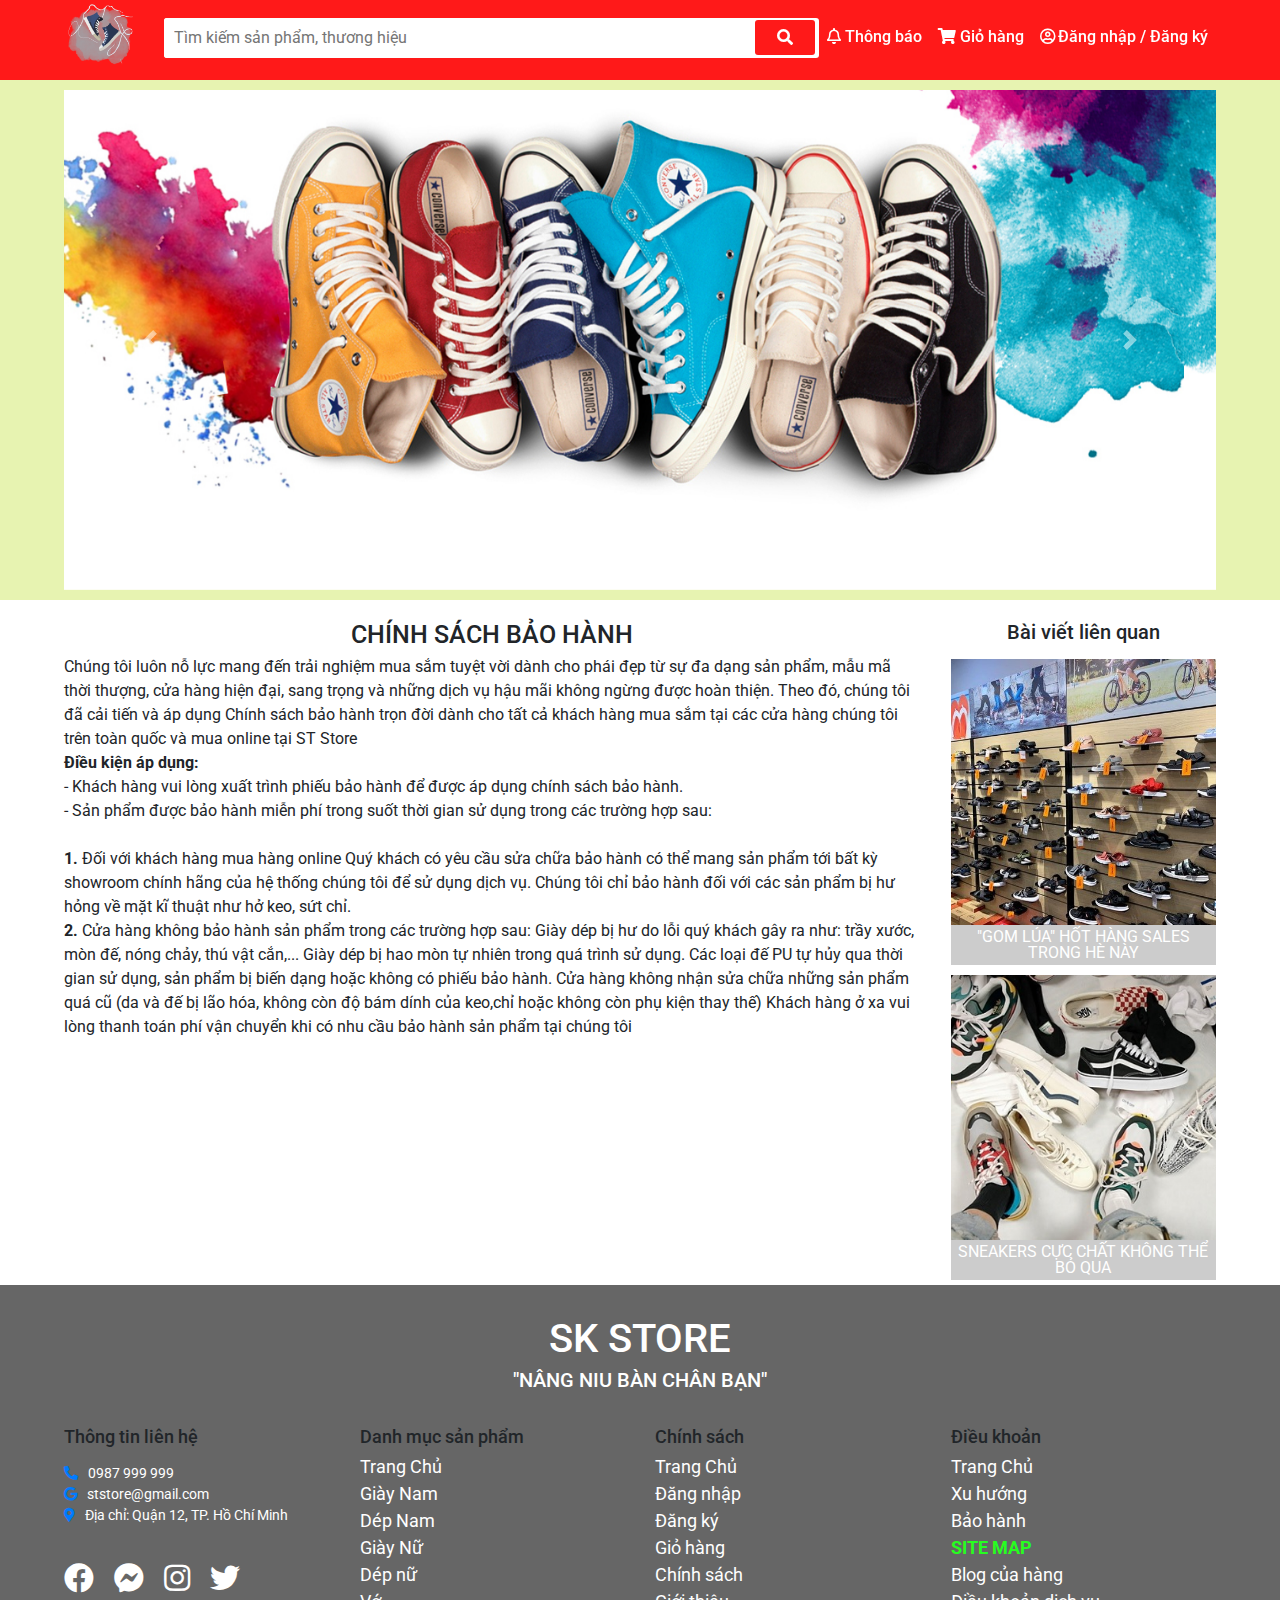
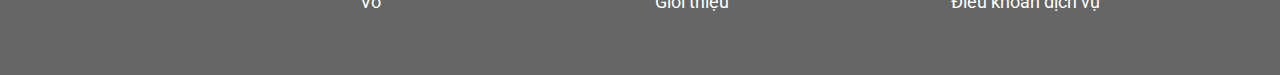
<file: webCK/vendors/html/baohanh.html>
<!DOCTYPE html>
<html lang="en">

<head>
    <meta charset="UTF-8">
    <meta http-equiv="X-UA-Compatible" content="IE=edge">
    <meta name="viewport" content="width=device-width, initial-scale=1.0">
    <title>Chính sách bảo hành</title>
    <link rel="stylesheet" href="../css/base.css">
    <link rel="stylesheet" href="../css/baohanh.css">
    <link rel="stylesheet" href="../css/reponsive.css">

    <link rel="preconnect" href="https://fonts.gstatic.com">
    <link href="https://fonts.googleapis.com/css2?family=Roboto:wght@300;400;500;700&display=swap" rel="stylesheet">
    <link rel="stylesheet" href="/webCK/fontawesome-free-5.15.3-web/css/all.min.css">
    <link rel="stylesheet" href="/webCK/resource/css/bootstrap.min.css">
    <script src="/webCK/resource/js/jquery-3.6.0.min.js"></script>
    <script src="/webCK/resource/js/bootstrap.min.js"></script>
    <link rel="shortcut icon" href="/webCK/img/logo.png" />
    <script src="../js/user.js"></script>
</head>

<body>
    <div class="main">
        <header class="header">
            <div class="grid">
                <nav class="header-navbar">
                    <div class="header_logo">
                        <a href="/webCK/index.html"> <img src="../../img/logo.png" alt="" class="header_logo_img"></a>
                    </div>
                    <div class="header_search">
                        <input type="text" name="" id="" class="header_search-input" placeholder="Tìm kiếm sản phẩm, thương hiệu">
                        <button class="header_search-btn">
                            <i class="header_search-btn-icon fas fa-search"></i>
                         </button>
                    </div>

                    <div class="header_navbar-list">
                        <ul class="header_list">
                            <li class="header_list-item">
                                <a href="#" class="header_navbar_link"> <i class="far fa-bell"></i> <span> Thông báo</span></a>
                                <div class="header_notify">
                                    <div class="header_notify-head">
                                        <h3>Thông báo mới nhận</h3>
                                    </div>
                                    <ul class="header_notify-list">
                                        <li class="header_notify-item">
                                            <a href="" class="header_notify-link">
                                                <img src="/webCK/img/shoeman/sneaker5.jpg" alt="" class="header_notify-img">
                                                <div class="header_notify-content">
                                                    <span class="header_notify-name">Giày sneaker nam</span>
                                                    <span class="header_notify-description">Giày sneaker mà bạn đang theo dõi đang giảm giá. Hãy mua ngay  </span>
                                                </div>
                                            </a>
                                        </li>
                                        <li class="header_notify-item">
                                            <a href="" class="header_notify-link">
                                                <img src="/webCK/img/shoegirl/giày sục ny đạp gót.jpg" alt="" class="header_notify-img">
                                                <div class="header_notify-content">
                                                    <span class="header_notify-name">Giày sục NY, đạp gót</span>
                                                    <span class="header_notify-description">Bạn đã thêm vào giỏ hàng khá lâu. Hãy nhanh tay đặt hàng đi nào </span>
                                                </div>
                                            </a>
                                        </li>
                                        <li class="header_notify-item">
                                            <a href="" class="header_notify-link">
                                                <img src="/webCK/img/shoeman/sneaker5.jpg" alt="" class="header_notify-img">
                                                <div class="header_notify-content">
                                                    <span class="header_notify-name">Giày sneaker nam</span>
                                                    <span class="header_notify-description">Giày sneaker mà bạn đang theo dõi đang giảm giá. Hãy mua ngay  </span>
                                                </div>
                                            </a>
                                        </li>
                                        <li class="header_notify-item">
                                            <a href="" class="header_notify-link">
                                                <img src="/webCK/img/shoeman/sneaker5.jpg" alt="" class="header_notify-img">
                                                <div class="header_notify-content">
                                                    <span class="header_notify-name">Giày sneaker nam</span>
                                                    <span class="header_notify-description">Giày sneaker mà bạn đang theo dõi đang giảm giá. Hãy mua ngay  </span>
                                                </div>
                                            </a>
                                        </li>
                                        <li class="header_notify-item">
                                            <a href="" class="header_notify-link">
                                                <img src="/webCK/img/shoeman/depnamdinhda.jpg" alt="" class="header_notify-img">
                                                <div class="header_notify-content">
                                                    <span class="header_notify-name">Dép nam</span>
                                                    <span class="header_notify-description">Hãy nhanh tay sắm cho mình một đôi dép để đi trong mùa hè này nào nào </span>
                                                </div>
                                            </a>
                                        </li>
                                    </ul>
                                    <div class="header_notify-footer">
                                        <a href="#">Xem tất cả</a>
                                    </div>


                                </div>
                            </li>
                            <li class="header_list-item">
                                <a href="/webCK/vendors/html/giohang.html" class="header_navbar_link"> <i class="fas fa-shopping-cart"></i><span> Giỏ hàng</span></a>
                                <div class="header_cart-list">

                                    <!-- class  header_cart-list-no-cart-->
                                    <ul class=" ">
                                        <img src="/webCK/img/empty_cart.png" alt="" class="header_cart-no-cart-img">
                                        <p class="header_cart-list-p">Chưa Có Sản Phẩm</p>
                                    </ul>

                                    <h4 class="header_cart-heading">Sảm phẩm đã thêm</h4>
                                    <ul class="header_cart-list-item">
                                        <li class="header_cart-item">
                                            <img src="/webCK/img/shoeman/sport5.jpg" class="header_cart-item-img" alt="">
                                            <div class="header_cart-item-info">
                                                <div class="header_cart-item-head">
                                                    <h5 class="header_cart-item-name">Dép Nam</h5>
                                                    <div class="header_cart-item-wrap">
                                                        <span class="header_cart-item-price">200.000đ</span>
                                                        <span class="header_cart-item-tick">X</span>
                                                        <span class="header_cart-item-quantity">1</span>
                                                    </div>
                                                </div>
                                                <div class="header_cart-item-body">
                                                    <span class="header_cart-item-description">Màu: vàng</span>
                                                    <span class="header_cart-item-remove">Xóa</span>

                                                </div>

                                            </div>

                                        </li>

                                    </ul>

                                    <a href="/webCK/vendors/html/giohang.html" class="header_cart-btn-link">Xem giỏ hàng</a>
                                </div>


                            </li>
                            <li class="header_list-item header-item_sign">
                                <a href="#" class="header_navbar_link"> <i class="far fa-user-circle"></i></a>
                                <a href="/webCK/vendors/html/form.html" class="header_navbar_link" id="tenDN"><span> Đăng nhập&nbsp;/&nbsp;Đăng ký</span></a>
                                <ul class="header_navbar-user-menu">
                                    <li class="header_navbar-user-item">
                                        <a href="#">Tài khoản của tôi</a>
                                    </li>
                                    <li class="header_navbar-user-item">
                                        <a href="#">Địa chỉ của tôi</a>
                                    </li>
                                    <li class="header_navbar-user-item">
                                        <a href="#">Đơn mua của tôi</a>
                                    </li>
                                    <li class="header_navbar-user-item">
                                        <a href="#" id="DX">Đăng xuất</a>
                                    </li>
                                </ul>

                            </li>
                        </ul>
                    </div>
                </nav>
            </div>

        </header>

        <nav class="slider">
            <div id="demo" class="carousel slide slider-width" data-ride="carousel">

                <!-- Indicators -->
                <ul class="carousel-indicators">
                    <li data-target="#demo" data-slide-to="0" class="active"></li>
                    <li data-target="#demo" data-slide-to="1"></li>
                    <li data-target="#demo" data-slide-to="2"></li>
                    <li data-target="#demo" data-slide-to="3"></li>
                </ul>

                <!-- The slideshow -->
                <div class="carousel-inner">
                    <div class="carousel-item active slider-img" style="background-image: url(/webCK/img/slider-bottom-right.jpg);">
                    </div>
                    <div class="carousel-item slider-img" style="background-image: url(/webCK/img/slider-top-right.jpg);">
                    </div>
                    <div class="carousel-item slider-img" style="background-image: url(/webCK/img/slider-img.jpg);">
                    </div>
                    <div class="carousel-item slider-img" style="background-image: url(/webCK/img/slider-img1.jpg);">
                    </div>
                </div>

                <!-- Left and right controls -->
                <a class="carousel-control-prev" href="#demo" data-slide="prev">
                    <span class="carousel-control-prev-icon"></span>
                </a>
                <a class="carousel-control-next" href="#demo" data-slide="next">
                    <span class="carousel-control-next-icon"></span>
                </a>
            </div>
        </nav>


        <section class="section">
            <div class="row">
                <div class="col-xl-9">
                    <h1 class="text-center">CHÍNH SÁCH BẢO HÀNH</h1>
                    <p>Chúng tôi luôn nỗ lực mang đến trải nghiệm mua sắm tuyệt vời dành cho phái đẹp từ sự đa dạng sản phẩm, mẫu mã thời thượng, cửa hàng hiện đại, sang trọng và những dịch vụ hậu mãi không ngừng được hoàn thiện. Theo đó, chúng tôi đã cải
                        tiến và áp dụng Chính sách bảo hành trọn đời dành cho tất cả khách hàng mua sắm tại các cửa hàng chúng tôi trên toàn quốc và mua online tại ST Store
                        <br> <b>Điều kiện áp dụng:</b> <br> - Khách hàng vui lòng xuất trình phiếu bảo hành để được áp dụng chính sách bảo hành.
                        <br> - Sản phẩm được bảo hành miễn phí trong suốt thời gian sử dụng trong các trường hợp sau:
                        <br><br> <b> 1.</b> Đối với khách hàng mua hàng online Quý khách có yêu cầu sửa chữa bảo hành có thể mang sản phẩm tới bất kỳ showroom chính hãng của hệ thống chúng tôi để sử dụng dịch vụ. Chúng tôi chỉ bảo hành đối với các sản
                        phẩm bị hư hỏng về mặt kĩ thuật như hở keo, sứt chỉ.
                        <br> <b> 2.</b> Cửa hàng không bảo hành sản phẩm trong các trường hợp sau: Giày dép bị hư do lỗi quý khách gây ra như: trầy xước, mòn đế, nóng chảy, thú vật cắn,... Giày dép bị hao mòn tự nhiên trong quá trình sử dụng. Các loại
                        đế PU tự hủy qua thời gian sử dụng, sản phẩm bị biến dạng hoặc không có phiếu bảo hành. Cửa hàng không nhận sửa chữa những sản phẩm quá cũ (da và đế bị lão hóa, không còn độ bám dính của keo,chỉ hoặc không còn phụ kiện thay thế)
                        Khách hàng ở xa vui lòng thanh toán phí vận chuyển khi có nhu cầu bảo hành sản phẩm tại chúng tôi
                    </p>
                </div>
                <div class="col-xl-3">
                    <h2 class="text-center">Bài viết liên quan</h2>
                    <div class="row">
                        <div class="col-12">
                            <a href="#" class="product">
                                <div class="home-product-item">
                                    <div class="home-product-item__img" style="background-image: url(../../img/cs2.jpg);"></div>
                                    <h4 class="home-product-item__name text-center">"GOM LÚA" HỐT HÀNG SALES TRONG HÈ NÀY</h4>
                                </div>
                            </a>
                            <a href="#" class="product">
                                <div class="home-product-item">
                                    <div class="home-product-item__img" style="background-image: url(../../img/nk1.jpg);"></div>
                                    <h4 class="home-product-item__name text-center">SNEAKERS CỰC CHẤT KHÔNG THỂ BỎ QUA</h4>
                                </div>
                            </a>
                        </div>
                    </div>



                </div>

            </div>

        </section>

        <footer class="footer">
            <div class="footer-store">
                <h1 class="text-center">SK STORE</h1>
                <h2 class="text-center">"NÂNG NIU BÀN CHÂN BẠN"</h2>
            </div>
            <div class="footer-info">
                <div class="row">
                    <div class="col-xl-3 col-lg-3 col-md-6 col-sm-6 col-12">
                        <h3>Thông tin liên hệ</h3>
                        <ul class="footer-list_info">
                            <li><a href="" class="footer-list_info_link"><i class="fas fa-phone-alt"></i></a>0987 999 999</li>
                            <li><a href="" class="footer-list_info_link"><i class="fab fa-google"></i></a>ststore@gmail.com</li>
                            <li><a href="" class="footer-list_info_link"><i class="fas fa-map-marker-alt"></i></a>Địa chỉ: Quận 12, TP. Hồ Chí Minh</li>
                        </ul>

                        <ul class="footer-list_social">
                            <li class="footer-list_social-item">
                                <a href="" class="footer-list_social_link"> <i class="fab fa-facebook"></i></a>
                            </li>
                            <li class="footer-list_social-item">
                                <a href="" class="footer-list_social_link"> <i class="fab fa-facebook-messenger"></i></a>
                            </li>
                            <li class="footer-list_social-item">
                                <a href="" class="footer-list_social_link"> <i class="fab fa-instagram"></i></a>
                            </li>
                            <li class="footer-list_social-item">
                                <a href="" class="footer-list_social_link"> <i class="fab fa-twitter"></i></a>
                            </li>
                        </ul>
                    </div>
                    <div class="col-xl-3 col-lg-3 col-md-6 col-sm-6 col-12">
                        <h3>Danh mục sản phẩm</h3>
                        <ul class="footer-list_product">
                            <li class="footer-list_product_item"><a href="/webCK/index.html">Trang Chủ</a></li>
                            <li class="footer-list_product_item"><a href="/webCK/index.html">Giày Nam</a></li>
                            <li class="footer-list_product_item"><a href="/webCK/index.html">Dép Nam</a></li>
                            <li class="footer-list_product_item"><a href="/webCK/index.html">Giày Nữ</a></li>
                            <li class="footer-list_product_item"><a href="/webCK/index.html">Dép nữ</a></li>
                            <li class="footer-list_product_item"><a href="/webCK/index.html">Vớ</a></li>
                        </ul>


                    </div>
                    <div class="col-xl-3 col-lg-3 col-md-6 col-sm-6 col-12">
                        <h3>Chính sách</h3>
                        <ul class="footer-list_product">
                            <li class="footer-list_product_item"><a href="/webCK/index.html">Trang Chủ</a></li>
                            <li class="footer-list_product_item"><a href="./form.html">Đăng nhập</a></li>
                            <li class="footer-list_product_item"><a href="./form.html">Đăng ký</a></li>
                            <li class="footer-list_product_item"><a href="./giohang.html">Giỏ hàng</a></li>
                            <li class="footer-list_product_item"><a href="./chinhsach.html">Chính sách</a></li>
                            <li class="footer-list_product_item"><a href="./gioithieu.html">Giới thiệu</a></li>
                        </ul>
                    </div>
                    <div class="col-xl-3 col-lg-3 col-md-6 col-sm-6 col-12">
                        <h3>Điều khoản</h3>
                        <ul class="footer-list_product">
                            <li class="footer-list_product_item"><a href="/webCK/index.html">Trang Chủ</a></li>
                            <li class="footer-list_product_item"><a href="../html/xuhuong.html">Xu hướng</a></li>
                            <li class="footer-list_product_item"><a href="./baohanh.html">Bảo hành</a></li>
                            <li class="footer-list_product_item "><a href="./sitemap.html" style="color: rgb(39, 253, 32);font-weight: 700;">SITE MAP</a></li>
                            <li class="footer-list_product_item"><a href="./blog.html">Blog của hàng</a></li>
                            <li class="footer-list_product_item"><a href="./dieukhoan.html">Điều khoản dịch vụ</a></li>
                        </ul>
                    </div>
                </div>
            </div>


        </footer>
    </div>
</body>

</html>
</file>
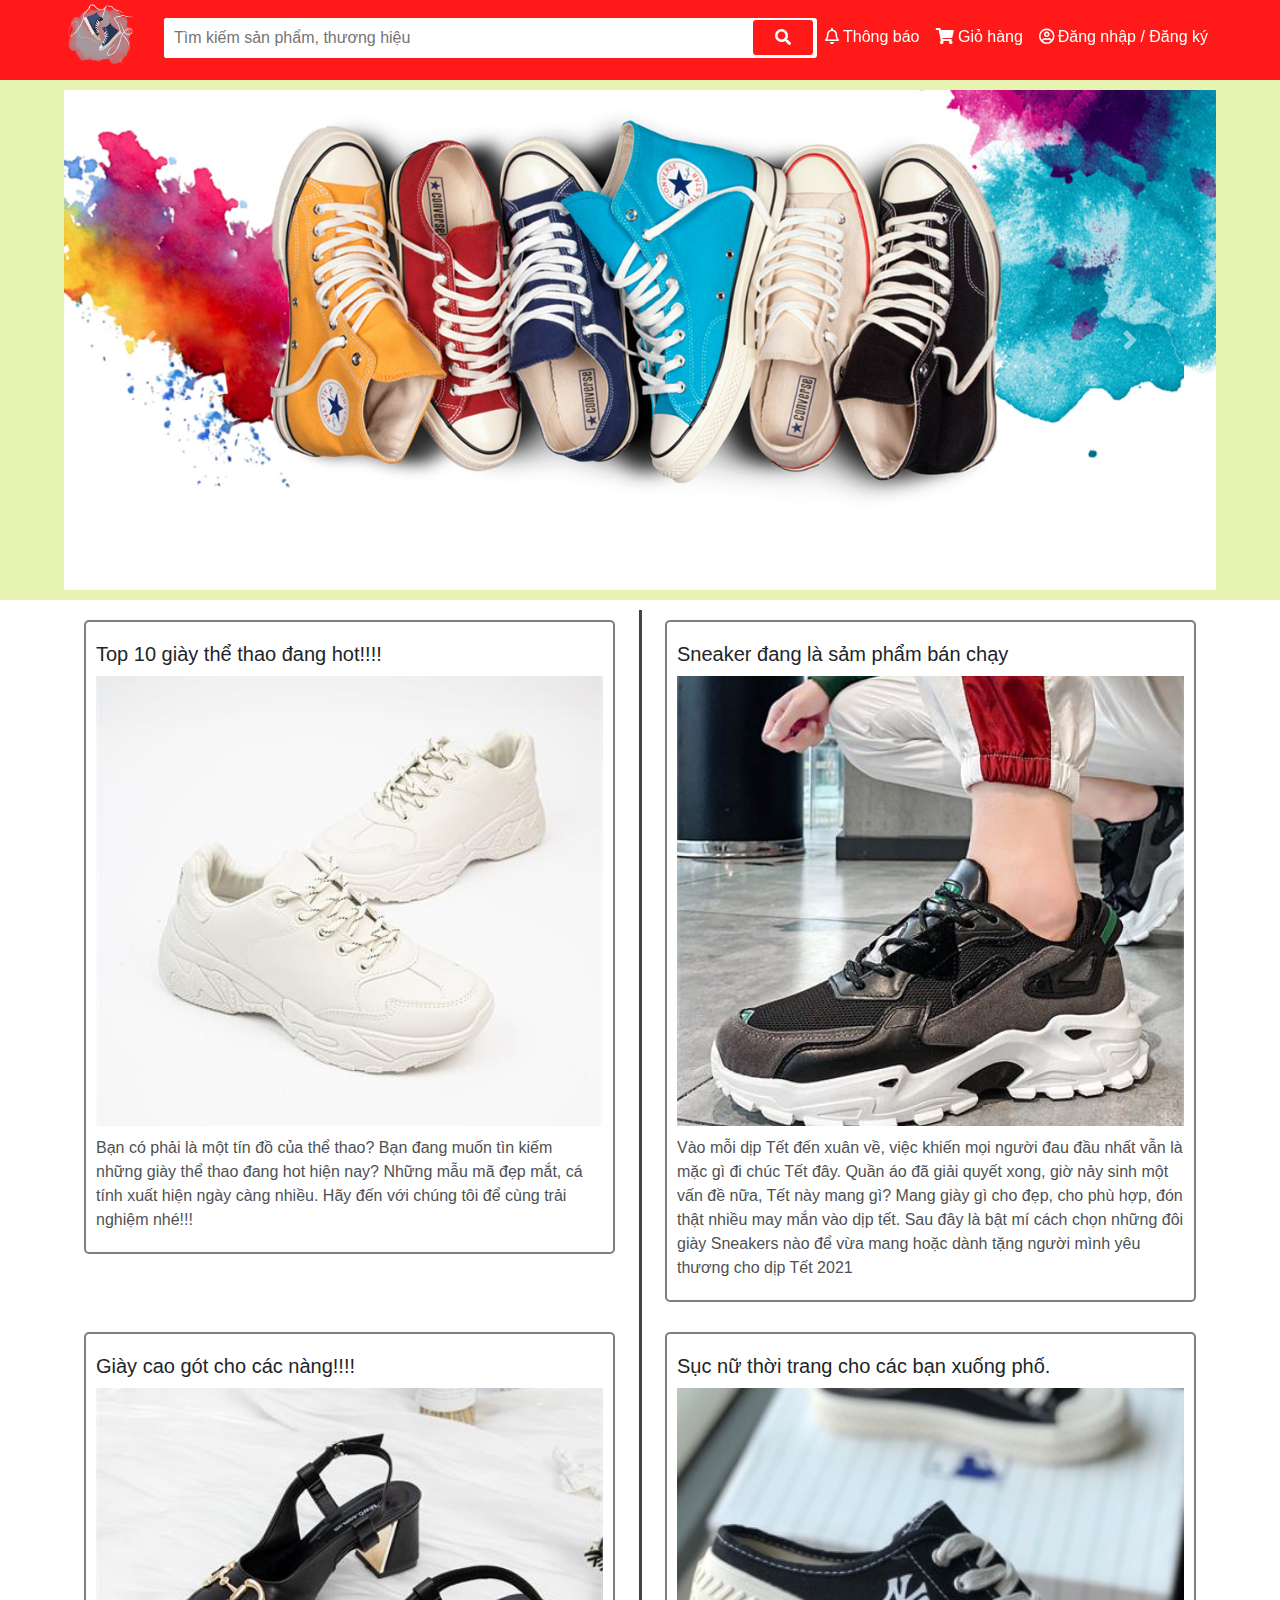
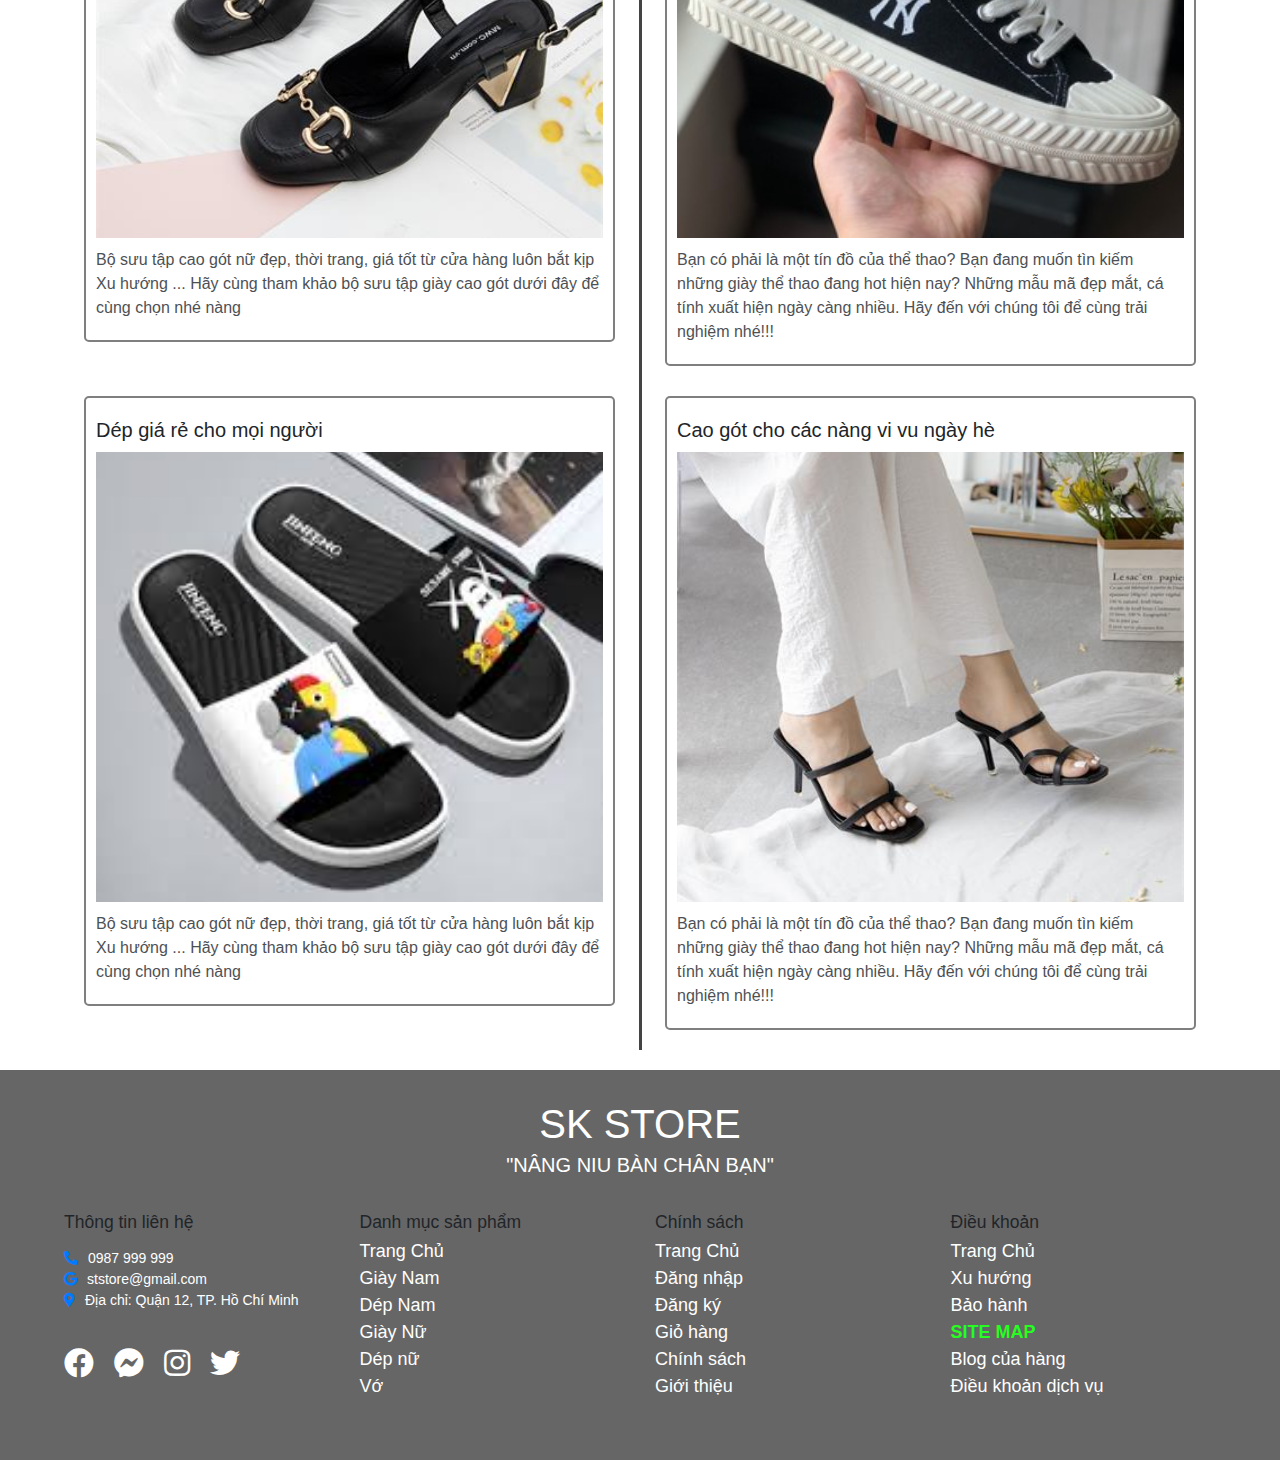
<file: webCK/vendors/html/blog.html>
<!DOCTYPE html>
<html lang="en">

<head>
    <meta charset="UTF-8">
    <meta http-equiv="X-UA-Compatible" content="IE=edge">
    <meta name="viewport" content="width=device-width, initial-scale=1.0">
    <link rel="stylesheet" href="../css/base.css">
    <link rel="stylesheet" href="../css/blog.css">
    <link rel="stylesheet" href="../css/reponsive.css">
    <link rel="stylesheet" href="/webCK/fontawesome-free-5.15.3-web/css/all.min.css">
    <link rel="stylesheet" href="/webCK/resource/css/bootstrap.min.css">
    <script src="/webCK/resource/js/jquery-3.6.0.min.js"></script>
    <script src="/webCK/resource/js/bootstrap.min.js"></script>
    <title>Blog ST STORE</title>
    <link rel="shortcut icon" href="/webCK/img/logo.png" />
    <script src="../js/user.js"></script>

</head>

<body>
    <header class="header">
        <div class="grid">
            <nav class="header-navbar">
                <div class="header_logo">
                    <a href="/webCK/index.html"> <img src="../../img/logo.png" alt="" class="header_logo_img"></a>
                </div>
                <div class="header_search">
                    <input type="text" name="" id="" class="header_search-input" placeholder="Tìm kiếm sản phẩm, thương hiệu">
                    <button class="header_search-btn">
                        <i class="header_search-btn-icon fas fa-search"></i>
                     </button>
                </div>

                <div class="header_navbar-list">
                    <ul class="header_list">
                        <li class="header_list-item">
                            <a href="#" class="header_navbar_link"> <i class="far fa-bell"></i> <span> Thông báo</span></a>
                            <div class="header_notify">
                                <div class="header_notify-head">
                                    <h3>Thông báo mới nhận</h3>
                                </div>
                                <ul class="header_notify-list">
                                    <li class="header_notify-item">
                                        <a href="" class="header_notify-link">
                                            <img src="/webCK/img/shoeman/sneaker5.jpg" alt="" class="header_notify-img">
                                            <div class="header_notify-content">
                                                <span class="header_notify-name">Giày sneaker nam</span>
                                                <span class="header_notify-description">Giày sneaker mà bạn đang theo dõi đang giảm giá. Hãy mua ngay  </span>
                                            </div>
                                        </a>
                                    </li>
                                    <li class="header_notify-item">
                                        <a href="" class="header_notify-link">
                                            <img src="/webCK/img/shoegirl/giày sục ny đạp gót.jpg" alt="" class="header_notify-img">
                                            <div class="header_notify-content">
                                                <span class="header_notify-name">Giày sục NY, đạp gót</span>
                                                <span class="header_notify-description">Bạn đã thêm vào giỏ hàng khá lâu. Hãy nhanh tay đặt hàng đi nào </span>
                                            </div>
                                        </a>
                                    </li>
                                    <li class="header_notify-item">
                                        <a href="" class="header_notify-link">
                                            <img src="/webCK/img/shoeman/sneaker5.jpg" alt="" class="header_notify-img">
                                            <div class="header_notify-content">
                                                <span class="header_notify-name">Giày sneaker nam</span>
                                                <span class="header_notify-description">Giày sneaker mà bạn đang theo dõi đang giảm giá. Hãy mua ngay  </span>
                                            </div>
                                        </a>
                                    </li>
                                    <li class="header_notify-item">
                                        <a href="" class="header_notify-link">
                                            <img src="/webCK/img/shoeman/sneaker5.jpg" alt="" class="header_notify-img">
                                            <div class="header_notify-content">
                                                <span class="header_notify-name">Giày sneaker nam</span>
                                                <span class="header_notify-description">Giày sneaker mà bạn đang theo dõi đang giảm giá. Hãy mua ngay  </span>
                                            </div>
                                        </a>
                                    </li>
                                    <li class="header_notify-item">
                                        <a href="" class="header_notify-link">
                                            <img src="/webCK/img/shoeman/depnamdinhda.jpg" alt="" class="header_notify-img">
                                            <div class="header_notify-content">
                                                <span class="header_notify-name">Dép nam</span>
                                                <span class="header_notify-description">Hãy nhanh tay sắm cho mình một đôi dép để đi trong mùa hè này nào nào </span>
                                            </div>
                                        </a>
                                    </li>
                                </ul>
                                <div class="header_notify-footer">
                                    <a href="#">Xem tất cả</a>
                                </div>


                            </div>
                        </li>
                        <li class="header_list-item">
                            <a href="/webCK/vendors/html/giohang.html" class="header_navbar_link"> <i class="fas fa-shopping-cart"></i><span> Giỏ hàng</span></a>
                            <div class="header_cart-list">

                                <!-- class  header_cart-list-no-cart-->
                                <ul class=" ">
                                    <img src="/webCK/img/empty_cart.png" alt="" class="header_cart-no-cart-img">
                                    <p class="header_cart-list-p">Chưa Có Sản Phẩm</p>
                                </ul>

                                <h4 class="header_cart-heading">Sảm phẩm đã thêm</h4>
                                <ul class="header_cart-list-item">
                                    <li class="header_cart-item">
                                        <img src="/webCK/img/shoeman/sport5.jpg" class="header_cart-item-img" alt="">
                                        <div class="header_cart-item-info">
                                            <div class="header_cart-item-head">
                                                <h5 class="header_cart-item-name">Dép Nam</h5>
                                                <div class="header_cart-item-wrap">
                                                    <span class="header_cart-item-price">200.000đ</span>
                                                    <span class="header_cart-item-tick">X</span>
                                                    <span class="header_cart-item-quantity">1</span>
                                                </div>
                                            </div>
                                            <div class="header_cart-item-body">
                                                <span class="header_cart-item-description">Màu: vàng</span>
                                                <span class="header_cart-item-remove">Xóa</span>

                                            </div>

                                        </div>

                                    </li>

                                </ul>

                                <a href="/webCK/vendors/html/giohang.html" class="header_cart-btn-link">Xem giỏ hàng</a>
                            </div>


                        </li>
                        <li class="header_list-item header-item_sign">
                            <a href="#" class="header_navbar_link"> <i class="far fa-user-circle"></i></a>
                            <a href="/webCK/vendors/html/form.html" class="header_navbar_link" id="tenDN"><span> Đăng nhập&nbsp;/&nbsp;Đăng ký</span></a>
                            <ul class="header_navbar-user-menu">
                                <li class="header_navbar-user-item">
                                    <a href="#">Tài khoản của tôi</a>
                                </li>
                                <li class="header_navbar-user-item">
                                    <a href="#">Địa chỉ của tôi</a>
                                </li>
                                <li class="header_navbar-user-item">
                                    <a href="#">Đơn mua của tôi</a>
                                </li>
                                <li class="header_navbar-user-item">
                                    <a href="#" id="DX">Đăng xuất</a>
                                </li>
                            </ul>

                        </li>
                    </ul>
                </div>
            </nav>
        </div>

    </header>
    <nav class="slider">
        <div id="demo" class="carousel slide slider-width" data-ride="carousel">

            <!-- Indicators -->
            <ul class="carousel-indicators">
                <li data-target="#demo" data-slide-to="0" class="active"></li>
                <li data-target="#demo" data-slide-to="1"></li>
                <li data-target="#demo" data-slide-to="2"></li>
                <li data-target="#demo" data-slide-to="3"></li>
            </ul>

            <!-- The slideshow -->
            <div class="carousel-inner">
                <div class="carousel-item active slider-img" style="background-image: url(/webCK/img/slider-bottom-right.jpg);">
                </div>
                <div class="carousel-item slider-img" style="background-image: url(/webCK/img/slider-top-right.jpg);">
                </div>
                <div class="carousel-item slider-img" style="background-image: url(/webCK/img/slider-img.jpg);">
                </div>
                <div class="carousel-item slider-img" style="background-image: url(/webCK/img/slider-img1.jpg);">
                </div>
            </div>

            <!-- Left and right controls -->
            <a class="carousel-control-prev" href="#demo" data-slide="prev">
                <span class="carousel-control-prev-icon"></span>
            </a>
            <a class="carousel-control-next" href="#demo" data-slide="next">
                <span class="carousel-control-next-icon"></span>
            </a>
        </div>
    </nav>
    <section class="section">
        <div class="section-page">
            <div class="row">
                <div class="col-xl-6  col-lg-6 col-md-6 col-sm-12 col-12">
                    <div class="section-blog">
                        <div class="blog">
                            <h1 class="blog-text">Top 10 giày thể thao đang hot!!!! </h1>
                        </div>
                        <div class="blog-img" style="background-image: url(/webCK/img/shoeman/giày\ thể\ thao\ nam\ 5312.jpg);">

                        </div>
                        <div class="blog">
                            <p class="blog-text">Bạn có phải là một tín đồ của thể thao? Bạn đang muốn tìn kiếm những giày thể thao đang hot hiện nay? Những mẫu mã đẹp mắt, cá tính xuất hiện ngày càng nhiều. Hãy đến với chúng tôi để cùng trải nghiệm nhé!!!
                            </p>
                        </div>
                    </div>

                </div>
                <div class="col-xl-6 col-lg-6 col-md-6 col-sm-12 col-12">
                    <div class="section-blog">
                        <div class="blog">
                            <h1 class="blog-text">Sneaker đang là sảm phẩm bán chạy </h1>
                        </div>
                        <div class="blog-img" style="background-image: url(/webCK/img/shoeman/giày\ nam\ 5306.jpg);">


                        </div>
                        <div class="blog">
                            <p class="blog-text">Vào mỗi dịp Tết đến xuân về, việc khiến mọi người đau đầu nhất vẫn là mặc gì đi chúc Tết đây. Quần áo đã giải quyết xong, giờ nảy sinh một vấn đề nữa, Tết này mang gì? Mang giày gì cho đẹp, cho phù hợp, đón thật nhiều may mắn
                                vào dịp tết. Sau đây là bật mí cách chọn những đôi giày Sneakers nào để vừa mang hoặc dành tặng người mình yêu thương cho dịp Tết 2021 </p>
                        </div>
                    </div>
                </div>
            </div>

            <div class="row">
                <div class="col-xl-6 col-lg-6 col-md-6 col-sm-12 col-12">
                    <div class="section-blog">
                        <div class="blog">
                            <h1 class="blog-text">Giày cao gót cho các nàng!!!! </h1>
                        </div>
                        <div class="blog-img" style="background-image: url(/webCK/img/shoegirl/giày\ cao\ got\ 4179.jpg);">

                        </div>
                        <div class="blog">
                            <p class="blog-text">Bộ sưu tập cao gót nữ đẹp, thời trang, giá tốt từ cửa hàng luôn bắt kịp Xu hướng ... Hãy cùng tham khảo bộ sưu tập giày cao gót dưới đây để cùng chọn nhé nàng </p>
                        </div>
                    </div>
                </div>
                <div class="col-xl-6 col-lg-6 col-md-6 col-sm-12 col-12">
                    <div class="section-blog">
                        <div class="blog">
                            <h1 class="blog-text">Sục nữ thời trang cho các bạn xuống phố.</h1>
                        </div>
                        <div class="blog-img" style="background-image: url(/webCK/img/shoegirl/giày\ sục\ ny\ đạp\ gót.jpg);">
                        </div>
                        <div class="blog">
                            <p class="blog-text">Bạn có phải là một tín đồ của thể thao? Bạn đang muốn tìn kiếm những giày thể thao đang hot hiện nay? Những mẫu mã đẹp mắt, cá tính xuất hiện ngày càng nhiều. Hãy đến với chúng tôi để cùng trải nghiệm nhé!!!
                            </p>
                        </div>
                    </div>
                </div>
            </div>

            <div class="row">
                <div class="col-xl-6 col-lg-6 col-md-6 col-sm-12 col-12">
                    <div class="section-blog">
                        <div class="blog">
                            <h1 class="blog-text">Dép giá rẻ cho mọi người </h1>
                        </div>
                        <div class="blog-img" style="background-image: url(/webCK/img/shoeman/deplenam.jpg);">

                        </div>
                        <div class="blog">
                            <p class="blog-text">Bộ sưu tập cao gót nữ đẹp, thời trang, giá tốt từ cửa hàng luôn bắt kịp Xu hướng ... Hãy cùng tham khảo bộ sưu tập giày cao gót dưới đây để cùng chọn nhé nàng </p>
                        </div>
                    </div>
                </div>
                <div class="col-xl-6 col-lg-6 col-md-6 col-sm-12 col-12">
                    <div class="section-blog">
                        <div class="blog">
                            <h1 class="blog-text">Cao gót cho các nàng vi vu ngày hè</h1>
                        </div>
                        <div class="blog-img" style="background-image: url(/webCK/img/shoegirl/giày\ cao\ gót.jpg);">
                        </div>
                        <div class="blog">
                            <p class="blog-text">Bạn có phải là một tín đồ của thể thao? Bạn đang muốn tìn kiếm những giày thể thao đang hot hiện nay? Những mẫu mã đẹp mắt, cá tính xuất hiện ngày càng nhiều. Hãy đến với chúng tôi để cùng trải nghiệm nhé!!!
                            </p>
                        </div>
                    </div>
                </div>
            </div>
        </div>
    </section>


    <footer class="footer">
        <div class="footer-store">
            <h1 class="text-center">SK STORE</h1>
            <h2 class="text-center">"NÂNG NIU BÀN CHÂN BẠN"</h2>
        </div>
        <div class="footer-info">
            <div class="row">
                <div class="col-xl-3 col-lg-3 col-md-6 col-sm-6 col-12">
                    <h3>Thông tin liên hệ</h3>
                    <ul class="footer-list_info">
                        <li><a href="" class="footer-list_info_link"><i class="fas fa-phone-alt"></i></a>0987 999 999</li>
                        <li><a href="" class="footer-list_info_link"><i class="fab fa-google"></i></a>ststore@gmail.com</li>
                        <li><a href="" class="footer-list_info_link"><i class="fas fa-map-marker-alt"></i></a>Địa chỉ: Quận 12, TP. Hồ Chí Minh</li>
                    </ul>

                    <ul class="footer-list_social">
                        <li class="footer-list_social-item">
                            <a href="" class="footer-list_social_link"> <i class="fab fa-facebook"></i></a>
                        </li>
                        <li class="footer-list_social-item">
                            <a href="" class="footer-list_social_link"> <i class="fab fa-facebook-messenger"></i></a>
                        </li>
                        <li class="footer-list_social-item">
                            <a href="" class="footer-list_social_link"> <i class="fab fa-instagram"></i></a>
                        </li>
                        <li class="footer-list_social-item">
                            <a href="" class="footer-list_social_link"> <i class="fab fa-twitter"></i></a>
                        </li>
                    </ul>
                </div>
                <div class="col-xl-3 col-lg-3 col-md-6 col-sm-6 col-12">
                    <h3>Danh mục sản phẩm</h3>
                    <ul class="footer-list_product">
                        <li class="footer-list_product_item"><a href="/webCK/index.html">Trang Chủ</a></li>
                        <li class="footer-list_product_item"><a href="/webCK/index.html">Giày Nam</a></li>
                        <li class="footer-list_product_item"><a href="/webCK/index.html">Dép Nam</a></li>
                        <li class="footer-list_product_item"><a href="/webCK/index.html">Giày Nữ</a></li>
                        <li class="footer-list_product_item"><a href="/webCK/index.html">Dép nữ</a></li>
                        <li class="footer-list_product_item"><a href="/webCK/index.html">Vớ</a></li>
                    </ul>


                </div>
                <div class="col-xl-3 col-lg-3 col-md-6 col-sm-6 col-12">
                    <h3>Chính sách</h3>
                    <ul class="footer-list_product">
                        <li class="footer-list_product_item"><a href="/webCK/index.html">Trang Chủ</a></li>
                        <li class="footer-list_product_item"><a href="./form.html">Đăng nhập</a></li>
                        <li class="footer-list_product_item"><a href="./form.html">Đăng ký</a></li>
                        <li class="footer-list_product_item"><a href="./giohang.html">Giỏ hàng</a></li>
                        <li class="footer-list_product_item"><a href="./chinhsach.html">Chính sách</a></li>
                        <li class="footer-list_product_item"><a href="./gioithieu.html">Giới thiệu</a></li>
                    </ul>
                </div>
                <div class="col-xl-3 col-lg-3 col-md-6 col-sm-6 col-12">
                    <h3>Điều khoản</h3>
                    <ul class="footer-list_product">
                        <li class="footer-list_product_item"><a href="/webCK/index.html">Trang Chủ</a></li>
                        <li class="footer-list_product_item"><a href="../html/xuhuong.html">Xu hướng</a></li>
                        <li class="footer-list_product_item"><a href="./baohanh.html">Bảo hành</a></li>
                        <li class="footer-list_product_item "><a href="./sitemap.html" style="color: rgb(39, 253, 32);font-weight: 700;">SITE MAP</a></li>
                        <li class="footer-list_product_item"><a href="./blog.html">Blog của hàng</a></li>
                        <li class="footer-list_product_item"><a href="./dieukhoan.html">Điều khoản dịch vụ</a></li>
                    </ul>
                </div>
            </div>
        </div>


    </footer>
</body>

</html>
</file>
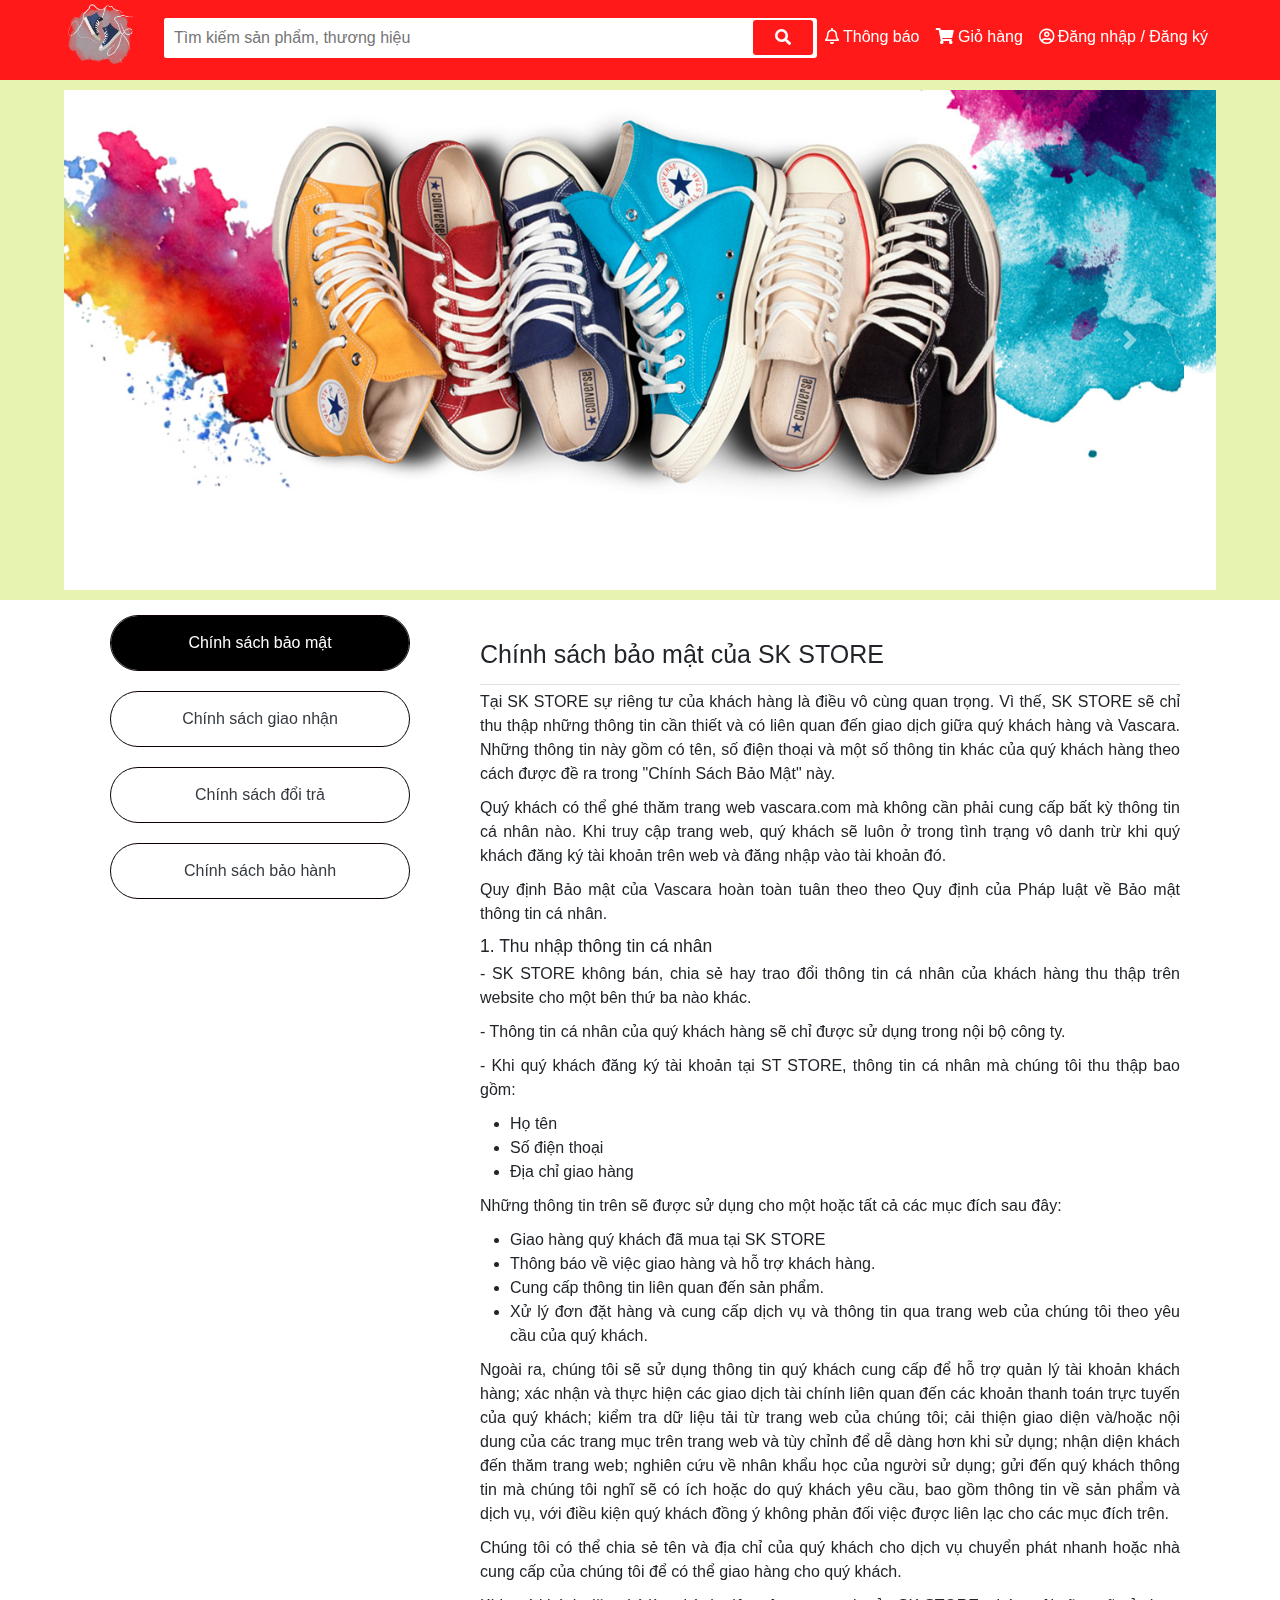
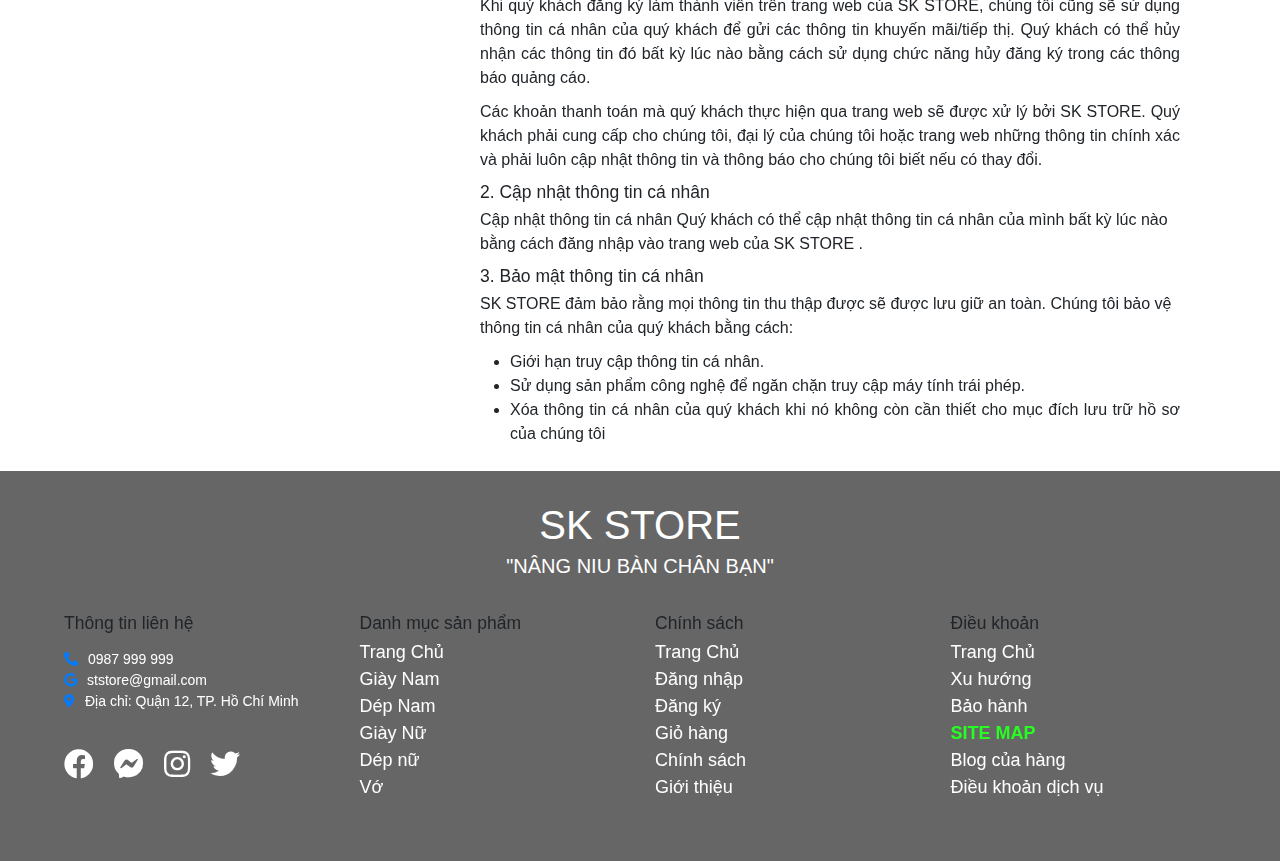
<file: webCK/vendors/html/chinhsach.html>
<!DOCTYPE html>
<html lang="en">

<head>
    <meta charset="UTF-8">
    <meta http-equiv="X-UA-Compatible" content="IE=edge">
    <meta name="viewport" content="width=device-width, initial-scale=1.0">
    <link rel="stylesheet" href="../css/base.css">
    <link rel="stylesheet" href="../css/chinhsach.css">
    <link rel="stylesheet" href="../css/reponsive.css">
    <link rel="stylesheet" href="/webCK/fontawesome-free-5.15.3-web/css/all.min.css">
    <link rel="stylesheet" href="../../resource/css/bootstrap.min.css">
    <script src="../../resource/js/jquery-3.6.0.min.js"></script>
    <script src="../../resource/js/bootstrap.min.js"></script>
    <title>Chính sách</title>
    <script src="../js/user.js"></script>
</head>

<body>
    <header class="header">
        <div class="grid">
            <nav class="header-navbar">
                <div class="header_logo">
                    <a href="/webCK/index.html"> <img src="../../img/logo.png" alt="" class="header_logo_img"></a>
                </div>
                <div class="header_search">
                    <input type="text" name="" id="" class="header_search-input" placeholder="Tìm kiếm sản phẩm, thương hiệu">
                    <button class="header_search-btn">
                        <i class="header_search-btn-icon fas fa-search"></i>
                     </button>
                </div>

                <div class="header_navbar-list">
                    <ul class="header_list">
                        <li class="header_list-item">
                            <a href="#" class="header_navbar_link"> <i class="far fa-bell"></i> <span> Thông báo</span></a>
                            <div class="header_notify">
                                <div class="header_notify-head">
                                    <h3>Thông báo mới nhận</h3>
                                </div>
                                <ul class="header_notify-list">
                                    <li class="header_notify-item">
                                        <a href="" class="header_notify-link">
                                            <img src="/webCK/img/shoeman/sneaker5.jpg" alt="" class="header_notify-img">
                                            <div class="header_notify-content">
                                                <span class="header_notify-name">Giày sneaker nam</span>
                                                <span class="header_notify-description">Giày sneaker mà bạn đang theo dõi đang giảm giá. Hãy mua ngay  </span>
                                            </div>
                                        </a>
                                    </li>
                                    <li class="header_notify-item">
                                        <a href="" class="header_notify-link">
                                            <img src="/webCK/img/shoegirl/giày sục ny đạp gót.jpg" alt="" class="header_notify-img">
                                            <div class="header_notify-content">
                                                <span class="header_notify-name">Giày sục NY, đạp gót</span>
                                                <span class="header_notify-description">Bạn đã thêm vào giỏ hàng khá lâu. Hãy nhanh tay đặt hàng đi nào </span>
                                            </div>
                                        </a>
                                    </li>
                                    <li class="header_notify-item">
                                        <a href="" class="header_notify-link">
                                            <img src="/webCK/img/shoeman/sneaker5.jpg" alt="" class="header_notify-img">
                                            <div class="header_notify-content">
                                                <span class="header_notify-name">Giày sneaker nam</span>
                                                <span class="header_notify-description">Giày sneaker mà bạn đang theo dõi đang giảm giá. Hãy mua ngay  </span>
                                            </div>
                                        </a>
                                    </li>
                                    <li class="header_notify-item">
                                        <a href="" class="header_notify-link">
                                            <img src="/webCK/img/shoeman/sneaker5.jpg" alt="" class="header_notify-img">
                                            <div class="header_notify-content">
                                                <span class="header_notify-name">Giày sneaker nam</span>
                                                <span class="header_notify-description">Giày sneaker mà bạn đang theo dõi đang giảm giá. Hãy mua ngay  </span>
                                            </div>
                                        </a>
                                    </li>
                                    <li class="header_notify-item">
                                        <a href="" class="header_notify-link">
                                            <img src="/webCK/img/shoeman/depnamdinhda.jpg" alt="" class="header_notify-img">
                                            <div class="header_notify-content">
                                                <span class="header_notify-name">Dép nam</span>
                                                <span class="header_notify-description">Hãy nhanh tay sắm cho mình một đôi dép để đi trong mùa hè này nào nào </span>
                                            </div>
                                        </a>
                                    </li>
                                </ul>
                                <div class="header_notify-footer">
                                    <a href="#">Xem tất cả</a>
                                </div>


                            </div>
                        </li>
                        <li class="header_list-item">
                            <a href="/webCK/vendors/html/giohang.html" class="header_navbar_link"> <i class="fas fa-shopping-cart"></i><span> Giỏ hàng</span></a>
                            <div class="header_cart-list">

                                <!-- class  header_cart-list-no-cart-->
                                <ul class=" ">
                                    <img src="/webCK/img/empty_cart.png" alt="" class="header_cart-no-cart-img">
                                    <p class="header_cart-list-p">Chưa Có Sản Phẩm</p>
                                </ul>

                                <h4 class="header_cart-heading">Sảm phẩm đã thêm</h4>
                                <ul class="header_cart-list-item">
                                    <li class="header_cart-item">
                                        <img src="/webCK/img/shoeman/sport5.jpg" class="header_cart-item-img" alt="">
                                        <div class="header_cart-item-info">
                                            <div class="header_cart-item-head">
                                                <h5 class="header_cart-item-name">Dép Nam</h5>
                                                <div class="header_cart-item-wrap">
                                                    <span class="header_cart-item-price">200.000đ</span>
                                                    <span class="header_cart-item-tick">X</span>
                                                    <span class="header_cart-item-quantity">1</span>
                                                </div>
                                            </div>
                                            <div class="header_cart-item-body">
                                                <span class="header_cart-item-description">Màu: vàng</span>
                                                <span class="header_cart-item-remove">Xóa</span>

                                            </div>

                                        </div>

                                    </li>

                                </ul>

                                <a href="/webCK/vendors/html/giohang.html" class="header_cart-btn-link">Xem giỏ hàng</a>
                            </div>


                        </li>
                        <li class="header_list-item header-item_sign">
                            <a href="#" class="header_navbar_link"> <i class="far fa-user-circle"></i></a>
                            <a href="/webCK/vendors/html/form.html" class="header_navbar_link" id="tenDN"><span> Đăng nhập&nbsp;/&nbsp;Đăng ký</span></a>
                            <ul class="header_navbar-user-menu">
                                <li class="header_navbar-user-item">
                                    <a href="#">Tài khoản của tôi</a>
                                </li>
                                <li class="header_navbar-user-item">
                                    <a href="#">Địa chỉ của tôi</a>
                                </li>
                                <li class="header_navbar-user-item">
                                    <a href="#">Đơn mua của tôi</a>
                                </li>
                                <li class="header_navbar-user-item">
                                    <a href="#" id="DX">Đăng xuất</a>
                                </li>
                            </ul>

                        </li>
                    </ul>
                </div>
            </nav>
        </div>

    </header>
    <nav class="slider">
        <div id="demo" class="carousel slide slider-width" data-ride="carousel">

            <!-- Indicators -->
            <ul class="carousel-indicators">
                <li data-target="#demo" data-slide-to="0" class="active"></li>
                <li data-target="#demo" data-slide-to="1"></li>
                <li data-target="#demo" data-slide-to="2"></li>
                <li data-target="#demo" data-slide-to="3"></li>
            </ul>

            <!-- The slideshow -->
            <div class="carousel-inner">
                <div class="carousel-item active slider-img" style="background-image: url(/webCK/img/slider-bottom-right.jpg);">
                </div>
                <div class="carousel-item slider-img" style="background-image: url(/webCK/img/slider-top-right.jpg);">
                </div>
                <div class="carousel-item slider-img" style="background-image: url(/webCK/img/slider-img.jpg);">
                </div>
                <div class="carousel-item slider-img" style="background-image: url(/webCK/img/slider-img1.jpg);">
                </div>
            </div>

            <!-- Left and right controls -->
            <a class="carousel-control-prev" href="#demo" data-slide="prev">
                <span class="carousel-control-prev-icon"></span>
            </a>
            <a class="carousel-control-next" href="#demo" data-slide="next">
                <span class="carousel-control-next-icon"></span>
            </a>
        </div>
    </nav>
    <div class="container my-4">
        <div class="row">
            <div class="col-12 col-sm-12 col-md-4 col-lg-4 col-xl-4 sk">
                <ul class="nav nav-pills flex-column nav-justified justify-content-center skk" role="tablist">
                    <li class="nav-item hv">
                        <a class="nav-link p-4 active text-dark" data-toggle="pill" href="#chinhsachbaomat">Chính sách bảo mật</a>
                    </li>
                    <li class="nav-item hv">
                        <a class="nav-link p-4 text-dark" data-toggle="pill" href="#chinhsachgiaonhan">Chính sách giao nhận</a>
                    </li>
                    <li class="nav-item hv">
                        <a class="nav-link p-4 text-dark" data-toggle="pill" href="#chinhsachdoitra">Chính sách đổi trả</a>
                    </li>
                    <li class="nav-item hv">
                        <a class="nav-link p-4 text-dark" data-toggle="pill" href="#chinhsachbaohanh">Chính sách bảo hành</a>
                    </li>
                </ul>
            </div>
            <div class="col-12 col-sm-12 col-md-8 col-lg-8 col-xl-8">
                <div class="tab-content">
                    <div id="chinhsachbaomat" class="container tab-pane active"><br>
                        <h3 class="border-bottom pb-4 tieude">Chính sách bảo mật của SK STORE</h3>
                        <p class="text-justify">Tại SK STORE sự riêng tư của khách hàng là điều vô cùng quan trọng. Vì thế, SK STORE sẽ chỉ thu thập những thông tin cần thiết và có liên quan đến giao dịch giữa quý khách hàng và Vascara. Những thông tin này gồm có tên, số điện
                            thoại và một số thông tin khác của quý khách hàng theo cách được đề ra trong "Chính Sách Bảo Mật" này.
                        </p>
                        <p class="text-justify"> Quý khách có thể ghé thăm trang web vascara.com mà không cần phải cung cấp bất kỳ thông tin cá nhân nào. Khi truy cập trang web, quý khách sẽ luôn ở trong tình trạng vô danh trừ khi quý khách đăng ký tài khoản trên web và đăng
                            nhập vào tài khoản đó.
                        </p>
                        <p class="text-justify"> Quy định Bảo mật của Vascara hoàn toàn tuân theo theo Quy định của Pháp luật về Bảo mật thông tin cá nhân.</p>
                        <h3>1. Thu nhập thông tin cá nhân</h3>
                        <p class="text-justify">- SK STORE không bán, chia sẻ hay trao đổi thông tin cá nhân của khách hàng thu thập trên website cho một bên thứ ba nào khác.</p>
                        <p class="text-justify">- Thông tin cá nhân của quý khách hàng sẽ chỉ được sử dụng trong nội bộ công ty. </p>
                        <p class="text-justify">- Khi quý khách đăng ký tài khoản tại ST STORE, thông tin cá nhân mà chúng tôi thu thập bao gồm:</p>
                        <ul>
                            <li class="ml-5 text-justify">Họ tên</li>
                            <li class="ml-5 text-justify">Số điện thoại</li>
                            <li class="ml-5 text-justify">Địa chỉ giao hàng</li>
                        </ul>
                        <p class="text-justify">Những thông tin trên sẽ được sử dụng cho một hoặc tất cả các mục đích sau đây:</p>
                        <ul>
                            <li class="ml-5 text-justify">Giao hàng quý khách đã mua tại SK STORE</li>
                            <li class="ml-5 text-justify">Thông báo về việc giao hàng và hỗ trợ khách hàng.</li>
                            <li class="ml-5 text-justify">Cung cấp thông tin liên quan đến sản phẩm.</li>
                            <li class="ml-5 text-justify">Xử lý đơn đặt hàng và cung cấp dịch vụ và thông tin qua trang web của chúng tôi theo yêu cầu của quý khách.</li>
                        </ul>
                        <p class="text-justify">Ngoài ra, chúng tôi sẽ sử dụng thông tin quý khách cung cấp để hỗ trợ quản lý tài khoản khách hàng; xác nhận và thực hiện các giao dịch tài chính liên quan đến các khoản thanh toán trực tuyến của quý khách; kiểm tra dữ liệu tải
                            từ trang web của chúng tôi; cải thiện giao diện và/hoặc nội dung của các trang mục trên trang web và tùy chỉnh để dễ dàng hơn khi sử dụng; nhận diện khách đến thăm trang web; nghiên cứu về nhân khẩu học của người sử dụng; gửi
                            đến quý khách thông tin mà chúng tôi nghĩ sẽ có ích hoặc do quý khách yêu cầu, bao gồm thông tin về sản phẩm và dịch vụ, với điều kiện quý khách đồng ý không phản đối việc được liên lạc cho các mục đích trên.</p>
                        <p class="text-justify">Chúng tôi có thể chia sẻ tên và địa chỉ của quý khách cho dịch vụ chuyển phát nhanh hoặc nhà cung cấp của chúng tôi để có thể giao hàng cho quý khách.</p>
                        <p class="text-justify">Khi quý khách đăng ký làm thành viên trên trang web của SK STORE, chúng tôi cũng sẽ sử dụng thông tin cá nhân của quý khách để gửi các thông tin khuyến mãi/tiếp thị. Quý khách có thể hủy nhận các thông tin đó bất kỳ lúc nào bằng
                            cách sử dụng chức năng hủy đăng ký trong các thông báo quảng cáo.</p>
                        <p class="text-justify">Các khoản thanh toán mà quý khách thực hiện qua trang web sẽ được xử lý bởi SK STORE. Quý khách phải cung cấp cho chúng tôi, đại lý của chúng tôi hoặc trang web những thông tin chính xác và phải luôn cập nhật thông tin và thông
                            báo cho chúng tôi biết nếu có thay đổi.</p>
                        <p class="text-justify"></p>
                        <h3>2. Cập nhật thông tin cá nhân</h3>
                        <p>Cập nhật thông tin cá nhân Quý khách có thể cập nhật thông tin cá nhân của mình bất kỳ lúc nào bằng cách đăng nhập vào trang web của SK STORE .</p>
                        <h3>3. Bảo mật thông tin cá nhân</h3>
                        <p>SK STORE đảm bảo rằng mọi thông tin thu thập được sẽ được lưu giữ an toàn. Chúng tôi bảo vệ thông tin cá nhân của quý khách bằng cách:</p>
                        <ul>
                            <li class="ml-5 text-justify">Giới hạn truy cập thông tin cá nhân.</li>
                            <li class="ml-5 text-justify">Sử dụng sản phẩm công nghệ để ngăn chặn truy cập máy tính trái phép.</li>
                            <li class="ml-5 text-justify">Xóa thông tin cá nhân của quý khách khi nó không còn cần thiết cho mục đích lưu trữ hồ sơ của chúng tôi</li>
                        </ul>
                    </div>
                    <div id="chinhsachgiaonhan" class="container tab-pane fade"><br>
                        <h3 class="border-bottom pb-4 tieude">Chính sách giao nhận</h3>
                        <h3>1. Đối tượng áp dụng</h3>
                        <p class="text-justify">Chính sách giao nhận của SK STORE chỉ áp dụng đối với các đối tượng khách hàng đặt mua sản phẩm của SK STORE </p>
                        <h3>2. Phí vận chuyển & thời gian giao hàng</h3>
                        <p class="text-justify"><b>Địa chỉ giao hàng thuộc khu vực TP. Hồ Chí Minh</b>
                        </p>
                        <p class="text-justify">✔<i>Thời gian giao hàng (tính từ thời điểm đơn hàng được xác nhận): </i></p>
                        <p class="text-justify"> - Từ 2 - 3 ngày đối với đơn hàng được giao từ kho TP.HCM. </p>
                        <p class="text-justify">- Từ 4 - 6 ngày đối với đơn hàng được giao từ kho Hà Nội</p>
                        <p class="text-justify">✔ <i>Phí vận chuyển: </i></p>
                        <p class="text-justify">- Đối với đơn hàng giao từ kho TP.HCM: từ 22.000đ (đối với khu vực nội thành & ngoại thành TP.HCM) & từ 35.000đ (đối với khu vực huyện xã thuộc TP.HCM)</p>
                        <p class="text-justify">- Đối với đơn hàng giao từ kho Hà Nội: từ 26.000đ </p>
                        <p class="text-justify"><b>Địa chỉ giao hàng thuộc khu vực Hà Nội</b></p>
                        <p class="text-justify">✔<i>Thời gian giao hàng (tính từ thời điểm đơn hàng được xác nhận): </i></p>
                        <p class="text-justify"> - Từ 1 - 4 ngày đối với đơn hàng được giao từ kho TP.HCM. </p>
                        <p class="text-justify">- Từ 5 - 7 ngày đối với đơn hàng được giao từ kho Hà Nội</p>
                        <p class="text-justify">✔ <i>Phí vận chuyển: </i></p>
                        <p class="text-justify">- Đối với đơn hàng giao từ kho TP.HCM: từ 16.500đ (đối với khu vực nội thành & ngoại thành TP.HCM) & từ 35.000đ (đối với khu vực huyện xã thuộc TP.HCM)</p>
                        <p class="text-justify">- Đối với đơn hàng giao từ kho Hà Nội: từ 30.000đ </p>
                        <p class="text-justify"><b>Địa chỉ giao hàng thuộc khu vực tỉnh thành khác</b></p>

                        <p class="text-justify"><i>Dịch vụ giao hàng tiêu chuẩn</i></p>
                        <p class="text-justify">- Thời gian giao hàng: từ 4 – 6 ngày kể từ khi đơn hàng được xác nhận. </p>
                        <p class="text-justify">- Phí vận chuyển: mức phí vận chuyển đối với các tỉnh thành ngoài TP.HCM & Hà Nội sẽ thay đổi tùy thuộc vào trọng lượng đơn hàng, địa điểm nhận hàng và khu vực kho đóng hàng. Mức phí giao hàng chi tiết sẽ được hiển thị khi đặt
                            hàng.
                        </p>
                        <h3>3. Những lưu ý khi nhận hàng</h3>
                        <ul>
                            <li class="ml-5">Quý khách hàng vui lòng kiểm tra sản phẩm ngay tại chỗ trước khi thanh toán (nếu có) cho nhân viên giao hàng. (Lưu ý: quý khách không được phép thử sản phẩm).</li>
                            <li class="ml-5">Sau khi khách hàng đã ký nhận hàng mà không ghi chú hoặc có ý kiến về hàng hóa. SK STORE không có trách nhiệm với những yêu cầu đổi trả vì hư hỏng, trầy xước, bể vỡ, móp méo, sai hàng hóa… từ khách hàng sau này.</li>
                            <li class="ml-5">Trong trường hợp giao hàng chậm trễ mà không báo trước, khách hàng có thể từ chối nhận hàng và SK STORE sẽ hoàn trả toàn bộ số tiền mà khách hàng đã trả trước (nếu có) trong vòng 14 ngày làm việc.
                            </li>
                            <li class="ml-5">SK STORE cam kết tất cả hàng hóa gửi đến khách hàng theo đơn hàng đều là hàng chính hãng mới 100% (có đầy đủ chứng từ, được bảo hành chính hãng theo chính sách của công ty).</li>
                        </ul>
                    </div>
                    <div id="chinhsachdoitra" class="container tab-pane fade"><br>
                        <h3 class="border-bottom pb-4 tieude">Chính sách đổi trả</h3>

                        <h2><strong>I. CHÍNH SÁCH ĐỔI HÀNG</strong></h2>

                        <h3><strong>1. Địa điểm áp dụng</strong></h3>

                        <p>- Chính sách đổi hàng của SK được áp dụng đối với khách hàng mua sắm tại hệ thống cửa hàng và website của SK STORE

                        </p>

                        <p>- Quý khách mua hàng online có thể đổi sản phẩm trực tiếp tại hệ thống cửa hàng của SK trên Toàn Quốc hoặc đổi qua đường bưu điện.&nbsp;</p>

                        <p>- Quý khách mua hàng tại cửa hàng vui lòng đổi sản phẩm trực tiếp tại cửa hàng đã mua ban đầu.&nbsp;</p>

                        <h3><strong>2. Điều kiện đổi hàng</strong></h3>

                        <p>- Khách hàng được đổi sản phẩm <strong>1 lần duy nhất </strong>trong <strong>7 ngày</strong> kế từ ngày nhận hàng khi sản phẩm thỏa những điều kiện sau:</p>

                        <ul>
                            <li class="ml-5">Sản phẩm chưa qua sử dụng, không bị dơ bẩn. (Khi thử sản phẩm giày dép, quý khách nên mang vớ và thử giày trên nền sạch để đảm bảo sản phẩm không bị lấm bẩn)</li>
                            <li class="ml-5">Sản phẩm là hàng nguyên giá hoặc có mức chiết khấu dưới 20%.</li>
                            <li class="ml-5">Sản phẩm không phải là mắt kính, phụ kiện, thắt lưng hoặc quà tặng trong chương trình khuyến mãi.</li>
                        </ul>

                        <h3><strong>3. Quy định khi đổi hàng</strong></h3>

                        <ul>
                            <li class="ml-5">- Sản phẩm chỉ được đổi <strong>1 lần duy nhất trong 7 ngày</strong> kể từ ngày nhận hàng.</li>
                            <li class="ml-5">- Sản phẩm mới được chọn để đổi phải có <strong>giá trị bằng hoặc cao hơn</strong> giá trị sản phẩm đổi. Trường hợp sản phẩm được chọn để đổi có giá trị thấp hơn sản phẩm cần đổi, khách hàng sẽ không được hoàn lại tiền thừa.
                            </li>
                            <li class="ml-5">- Khi đổi sản phẩm, giá trị coupon (coupon giấy &amp; E-code qua SMS)&nbsp;đã sử dụng sẽ không được tính vào giá trị sản phẩm được đổi.</li>
                            <li class="ml-5">- Trường hợp sản phẩm cần đổi được đặt trong thời gian diễn ra chương trình khuyến mãi, quý khách vui lòng đổi sản phẩm trong thời gian diễn ra chương trình để&nbsp;được áp dụng mức giá ưu đãi.</li>
                            <li class="ml-5"><em>- <span style="color:#ff0000"><strong>Các sản phẩm ưu đãi từ 20% trở lên, sản phẩm đồng giá, phụ kiện (mắt kính, dây đeo túi xách, thắt lưng…), quà tặng trong chương trình khuyến mãi không áp dụng chính sách đổi hàng theo nhu cầu của khách hàng trừ trường hợp sản phẩm bị lỗi do nhà sản xuất. Do đó, khi nhận hàng quý khách vui lòng kiểm tra thật kỹ sản phẩm trước khi thanh toán.</strong></span></em></li>
                        </ul>


                        <h3><strong>4. Quy trình đổi hàng</strong></h3>

                        <p>Quý khách mua hàng online&nbsp;khi có nhu cầu đổi sản phẩm có thể thực hiện theo 1 trong 2 cách sau đây:</p>

                        <p><em><strong>Cách 1: Đổi trực tiếp tại cửa hàng:&nbsp;&nbsp;</strong></em></p>

                        <p>Quý khách vui lòng mang sản phẩm kèm theo vận đơn và tin nhắn bảo hành (hoặc phiếu bảo hành) đến một trong những cửa hàng SK STORE trong danh sách&nbsp;để được hỗ trợ đổi sản phẩm.</p>




                        <h2><strong>II. CHÍNH SÁCH TRẢ HÀNG</strong></h2>



                        <h3><strong>1. Địa điểm áp dụng</strong></h3>

                        <ul>
                            <li class="ml-5">- Chính sách trả hàng tại SK chỉ áp dụng đối với những đơn hàng được đặt tại website
                                <span style="color:#ff0000"><strong>Không áp dụng khi mua tại cửa hàng.&nbsp;</strong></span></li>
                            <li class="ml-5"><strong>- Quý khách hàng vui lòng&nbsp;trả hàng trực tiếp tại hệ thống cửa hàng SK</a>. Không áp dụng đối với hình thức trả hàng online qua bưu điện.</strong></li>
                            <li class="ml-5"><span style="color:#ff0000"><strong>- Lưu ý: Chính sách trả hàng chỉ áp dụng đối với những đơn&nbsp;hàng online phát sinh từ ngày 10.03.2021.</strong></span></li>
                        </ul>



                        <h3><strong>2. Điều kiện trả hàng</strong></h3>

                        <ul>
                            <li class="ml-5">- Đơn hàng mua online tại website trong vòng 17 ngày kể từ ngày đặt hàng.</li>
                            <li class="ml-5">- Đơn hàng không sử dụng Giftcard/Voucher (Got IT hoặc đối tác khác nếu có) khi thanh toán.</li>
                            <li class="ml-5">- Đơn hàng không có quà tặng khuyến mãi (bao gồm quà tặng dưới dạng hiện vật và coupon gửi qua SMS).</li>
                            <li class="ml-5">- Sản phẩm chưa qua sử dụng, không bị dơ bẩn. (Khi thử sản phẩm giày dép, quý khách nên mang vớ và thử giày trên nền sạch để đảm bảo sản phẩm không bị lấm bẩn)</li>
                            <li class="ml-5">- Chính sách trả hàng của SK STORE được áp dụng đối với tất cả các sản phẩm (sản phẩm nguyên giá, sản phẩm sale từ 20% trở lên, phụ kiện) của SK ngoại trừ các sản phẩm quà tặng theo chương trình khuyến mãi.</li>
                            <li class="ml-5">- Chỉ chấp nhận trả hàng trực tiếp tại hệ thống cửa hàng SK.&nbsp;</li>
                        </ul>



                        <h3><strong>3. Quy định khi trả hàng</strong></h3>

                        <ul>
                            <li class="ml-5">- Sản phẩm trả phải là sản phẩm chưa qua sử dụng, không bị dơ bẩn.</li>
                            <li class="ml-5">- Sản phẩm được <strong>mua online tại website</strong> </li>
                            <li class="ml-5">-&nbsp;Thời hạn trả hàng là&nbsp;<strong>17 ngày</strong> kể từ ngày đặt hàng.</li>
                            <li class="ml-5">-&nbsp;Khách hàng&nbsp;vui lòng<strong> trả hàng sau 2 ngày</strong> kể từ&nbsp;thời điểm&nbsp;nhận hàng.&nbsp;</li>
                            <li class="ml-5">- <strong>Đơn hàng có sử dụng Giftcard/Voucher </strong>(Got IT hoặc đối tác khác nếu có) khi thanh toán sẽ <span style="color:#ff0000"><strong>không được áp dụng chính sách trả hàng.</strong></span></li>
                            <li class="ml-5">- <strong>Đơn hàng có chương trình khuyến mãi quà tặng</strong> (bao gồm quà tặng hiện vật và coupon nhận qua SMS) sẽ <span style="color:#ff0000"><strong>không được áp dụng chính sách trả hàng.</strong></span></li>
                            <li class="ml-5">- Đơn hàng có chương trình khuyến mãi về giá trị (giảm % trên tổng bill hoặc giảm tiền trực tiếp trên đơn hàng) thì số tiền được hoàn trả sẽ là giá trị sau khi trừ chiết khấu.</li>
                            <li class="ml-5">- <strong>Đơn hàng có sử dụng coupon</strong> khi thanh toán sẽ <span style="color:#ff0000"><strong>không được hoàn lại coupon</strong></span> sau khi trả hàng.</li>
                            <li class="ml-5">- <strong>Một đơn hàng chỉ cho trả hàng 1 lần duy nhất</strong>. Với những đơn hàng có từ 2 sản phẩm trở lên khách hàng có thể trả tất cả sản phẩm trong đơn hàng cùng 1 lần hoặc chỉ trả 1 sản phẩm trong đơn hàng đó. Trường
                                hợp khách hàng đã trả 1 sản phẩm trước đó sẽ không được trả những sản phẩm còn lại.</li>
                            <li class="ml-5"><strong><em>- Các sản phẩm ưu đãi từ 20% trở lên, sản phẩm đồng giá, phụ kiện (mắt kính, dây đeo túi xách, thắt lưng…) vẫn được áp dụng chính sách trả hàng như sản phẩm nguyên giá. </em></strong></li>
                        </ul>
                    </div>


                    <div id="chinhsachbaohanh" class="container tab-pane fade"><br>
                        <h3 class="border-bottom pb-4 tieude">Chính sách bảo hành</h3>
                        <p class="text-justify">SK STORE luôn nỗ lực mang đến trải nghiệm mua sắm tuyệt vời dành cho phái đẹp từ sự đa dạng sản phẩm, mẫu mã thời thượng, cửa hàng hiện đại, sang trọng và những dịch vụ hậu mãi không ngừng được hoàn thiện. Theo đó, SK đã cải tiến
                            và áp dụng Chính sách bảo hành trọn đời dành cho tất cả khách hàng mua sắm tại các cửa hàng SK trên toàn quốc và mua online tại website</p>
                        <h3>I. Hình thức bảo hành:</h3>
                        <p class="text-justify">- Bảo hành bằng phiếu bảo hành (Đối với khách hàng mua hàng tại cửa hàng).</p>
                        <p class="text-justify">- Bảo hành bằng tin nhắn SMS (Đối với khách hàng mua hàng online tại SK STORE)</p>
                        <p class="text-justify">- Khách hàng vui lòng xuất trình phiếu bảo hành / SMS bảo hành để được áp dụng chính sách bảo hành.</p>
                        <h3>II. Điều kiện áp dụng:</h3>
                        <p class="text-justify">- Sản phẩm được bảo hành miễn phí trong suốt thời gian sử dụng trong các trường hợp sau:</p>
                        <p class="text-justify ml-4">+ Lót tẩy, đệm lót tẩy, dán đế chống trơn, đế bị bong keo, mòn đinh gót, đứt thun, đứt chỉ.
                        </p>
                        <p class="text-justify ml-4">+ Các chi tiết trang trí, phụ kiện (khóa, móc, dây kéo,... ). Các phụ kiện gắn trên sản phẩm nếu không còn phụ kiện thay thế sẽ thay bằng phụ kiện khác tương tự.</p>
                        <p class="text-justify ml-4">+ Lỗi sơn viền.</p>
                        <p class="text-justify">- SK STORE từ chối bảo hành sản phẩm đối với các trường hợp:</p>
                        <p class="text-justify ml-4">+ Sản phẩm không có phiếu bảo hành.</p>
                        <p class="text-justify ml-4">+ Sản phẩm quá cũ (da và đế quá cũ, không còn độ bám dính giữa da và keo).</p>
                        <p class="text-justify ml-4">+ Sản phẩm bị hư hỏng và lỗi từ phía khách hàng gây nên như trầy xước, đế mòn, sản phẩm không còn nguyên vẹn</p>
                        <p class="text-justify ml-4">+ Các sản phẩm khuyến mãi, giảm giá.</p>
                        <p class="text-justify">- Trong mọi trường hợp, quyết định của SK STORE là quyết định cuối cùng.</p>
                    </div>
                </div>
            </div>
        </div>
    </div>
    <footer class="footer">
        <div class="footer-store">
            <h1 class="text-center">SK STORE</h1>
            <h2 class="text-center">"NÂNG NIU BÀN CHÂN BẠN"</h2>
        </div>
        <div class="footer-info">
            <div class="row">
                <div class="col-xl-3 col-lg-3 col-md-6 col-sm-6 col-12">
                    <h3>Thông tin liên hệ</h3>
                    <ul class="footer-list_info">
                        <li><a href="" class="footer-list_info_link"><i class="fas fa-phone-alt"></i></a>0987 999 999</li>
                        <li><a href="" class="footer-list_info_link"><i class="fab fa-google"></i></a>ststore@gmail.com</li>
                        <li><a href="" class="footer-list_info_link"><i class="fas fa-map-marker-alt"></i></a>Địa chỉ: Quận 12, TP. Hồ Chí Minh</li>
                    </ul>

                    <ul class="footer-list_social">
                        <li class="footer-list_social-item">
                            <a href="" class="footer-list_social_link"> <i class="fab fa-facebook"></i></a>
                        </li>
                        <li class="footer-list_social-item">
                            <a href="" class="footer-list_social_link"> <i class="fab fa-facebook-messenger"></i></a>
                        </li>
                        <li class="footer-list_social-item">
                            <a href="" class="footer-list_social_link"> <i class="fab fa-instagram"></i></a>
                        </li>
                        <li class="footer-list_social-item">
                            <a href="" class="footer-list_social_link"> <i class="fab fa-twitter"></i></a>
                        </li>
                    </ul>
                </div>
                <div class="col-xl-3 col-lg-3 col-md-6 col-sm-6 col-12">
                    <h3>Danh mục sản phẩm</h3>
                    <ul class="footer-list_product">
                        <li class="footer-list_product_item"><a href="/webCK/index.html">Trang Chủ</a></li>
                        <li class="footer-list_product_item"><a href="/webCK/index.html">Giày Nam</a></li>
                        <li class="footer-list_product_item"><a href="/webCK/index.html">Dép Nam</a></li>
                        <li class="footer-list_product_item"><a href="/webCK/index.html">Giày Nữ</a></li>
                        <li class="footer-list_product_item"><a href="/webCK/index.html">Dép nữ</a></li>
                        <li class="footer-list_product_item"><a href="/webCK/index.html">Vớ</a></li>
                    </ul>


                </div>
                <div class="col-xl-3 col-lg-3 col-md-6 col-sm-6 col-12">
                    <h3>Chính sách</h3>
                    <ul class="footer-list_product">
                        <li class="footer-list_product_item"><a href="/webCK/index.html">Trang Chủ</a></li>
                        <li class="footer-list_product_item"><a href="./form.html">Đăng nhập</a></li>
                        <li class="footer-list_product_item"><a href="./form.html">Đăng ký</a></li>
                        <li class="footer-list_product_item"><a href="./giohang.html">Giỏ hàng</a></li>
                        <li class="footer-list_product_item"><a href="./chinhsach.html">Chính sách</a></li>
                        <li class="footer-list_product_item"><a href="./gioithieu.html">Giới thiệu</a></li>
                    </ul>
                </div>
                <div class="col-xl-3 col-lg-3 col-md-6 col-sm-6 col-12">
                    <h3>Điều khoản</h3>
                    <ul class="footer-list_product">
                        <li class="footer-list_product_item"><a href="/webCK/index.html">Trang Chủ</a></li>
                        <li class="footer-list_product_item"><a href="../html/xuhuong.html">Xu hướng</a></li>
                        <li class="footer-list_product_item"><a href="./baohanh.html">Bảo hành</a></li>
                        <li class="footer-list_product_item "><a href="./sitemap.html" style="color: rgb(39, 253, 32);font-weight: 700;">SITE MAP</a></li>
                        <li class="footer-list_product_item"><a href="./blog.html">Blog của hàng</a></li>
                        <li class="footer-list_product_item"><a href="./dieukhoan.html">Điều khoản dịch vụ</a></li>
                    </ul>
                </div>
            </div>
        </div>


    </footer>
</body>

</html>
</file>
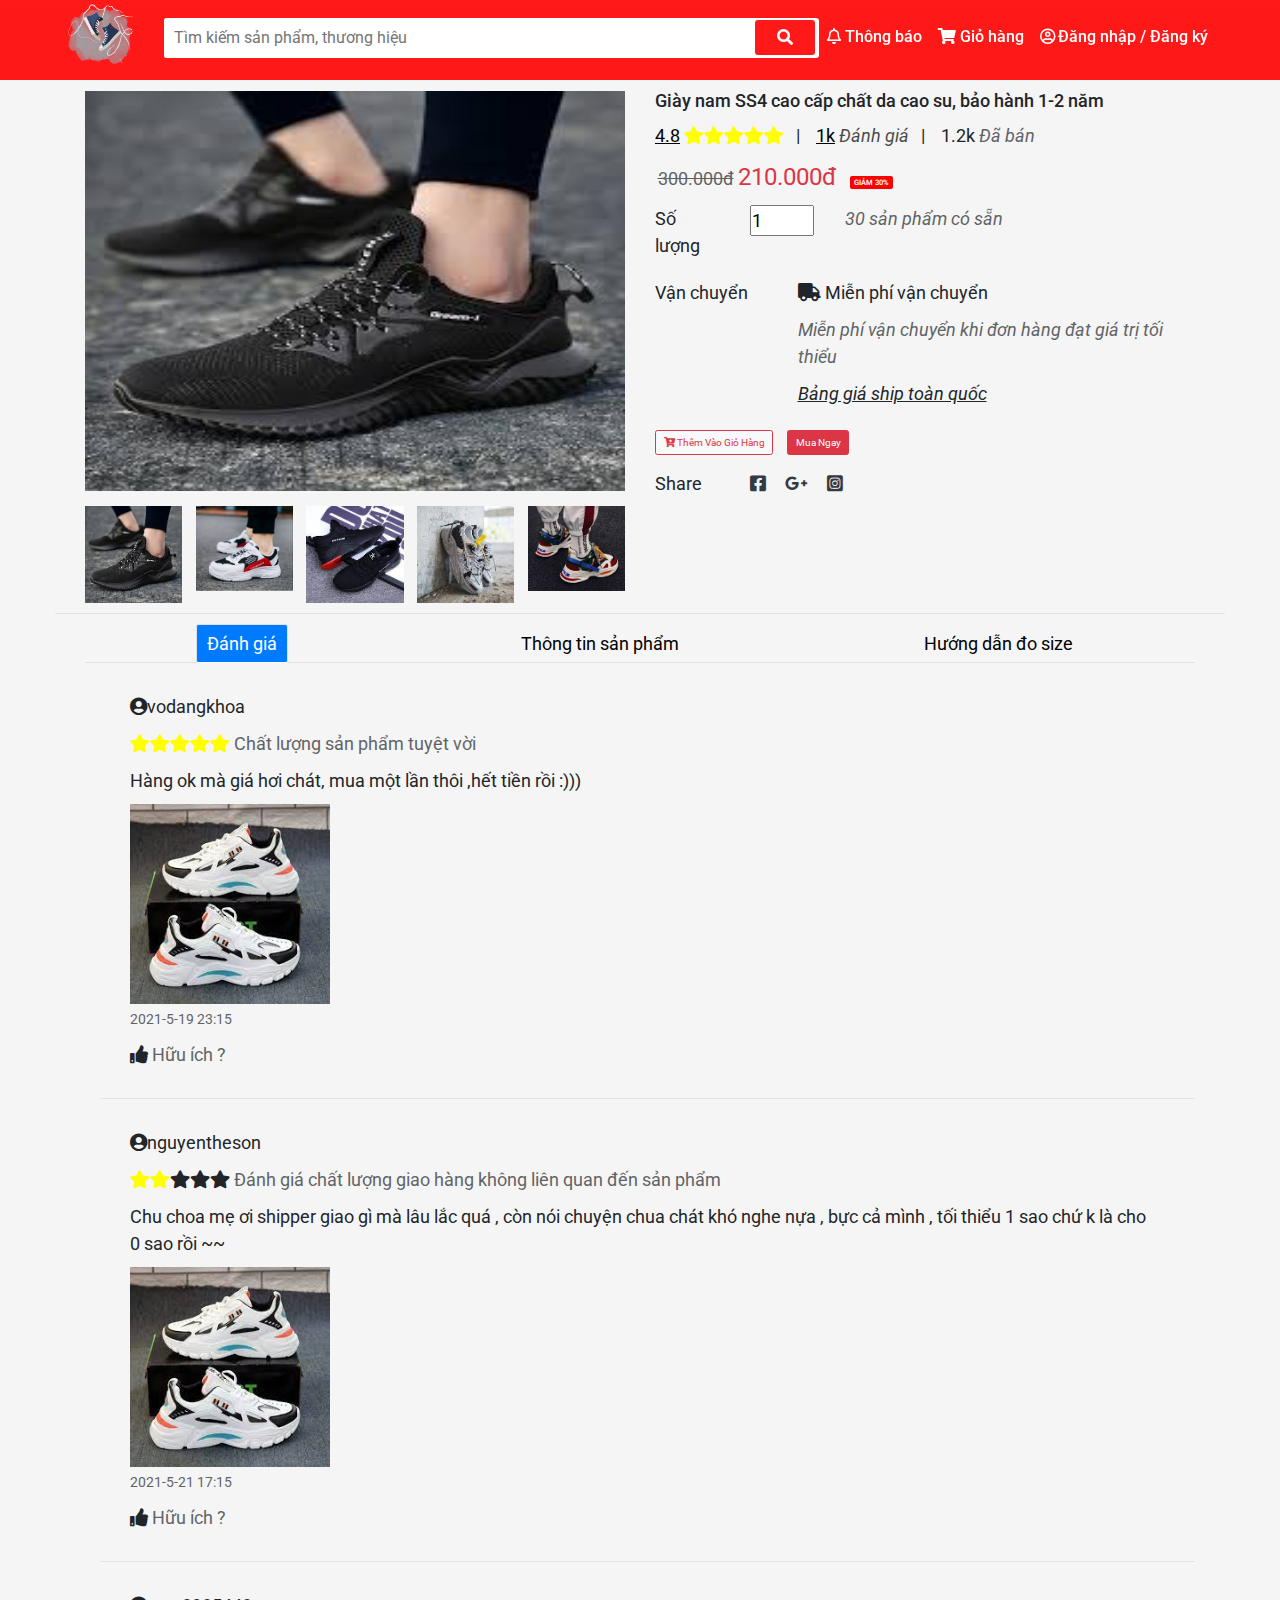
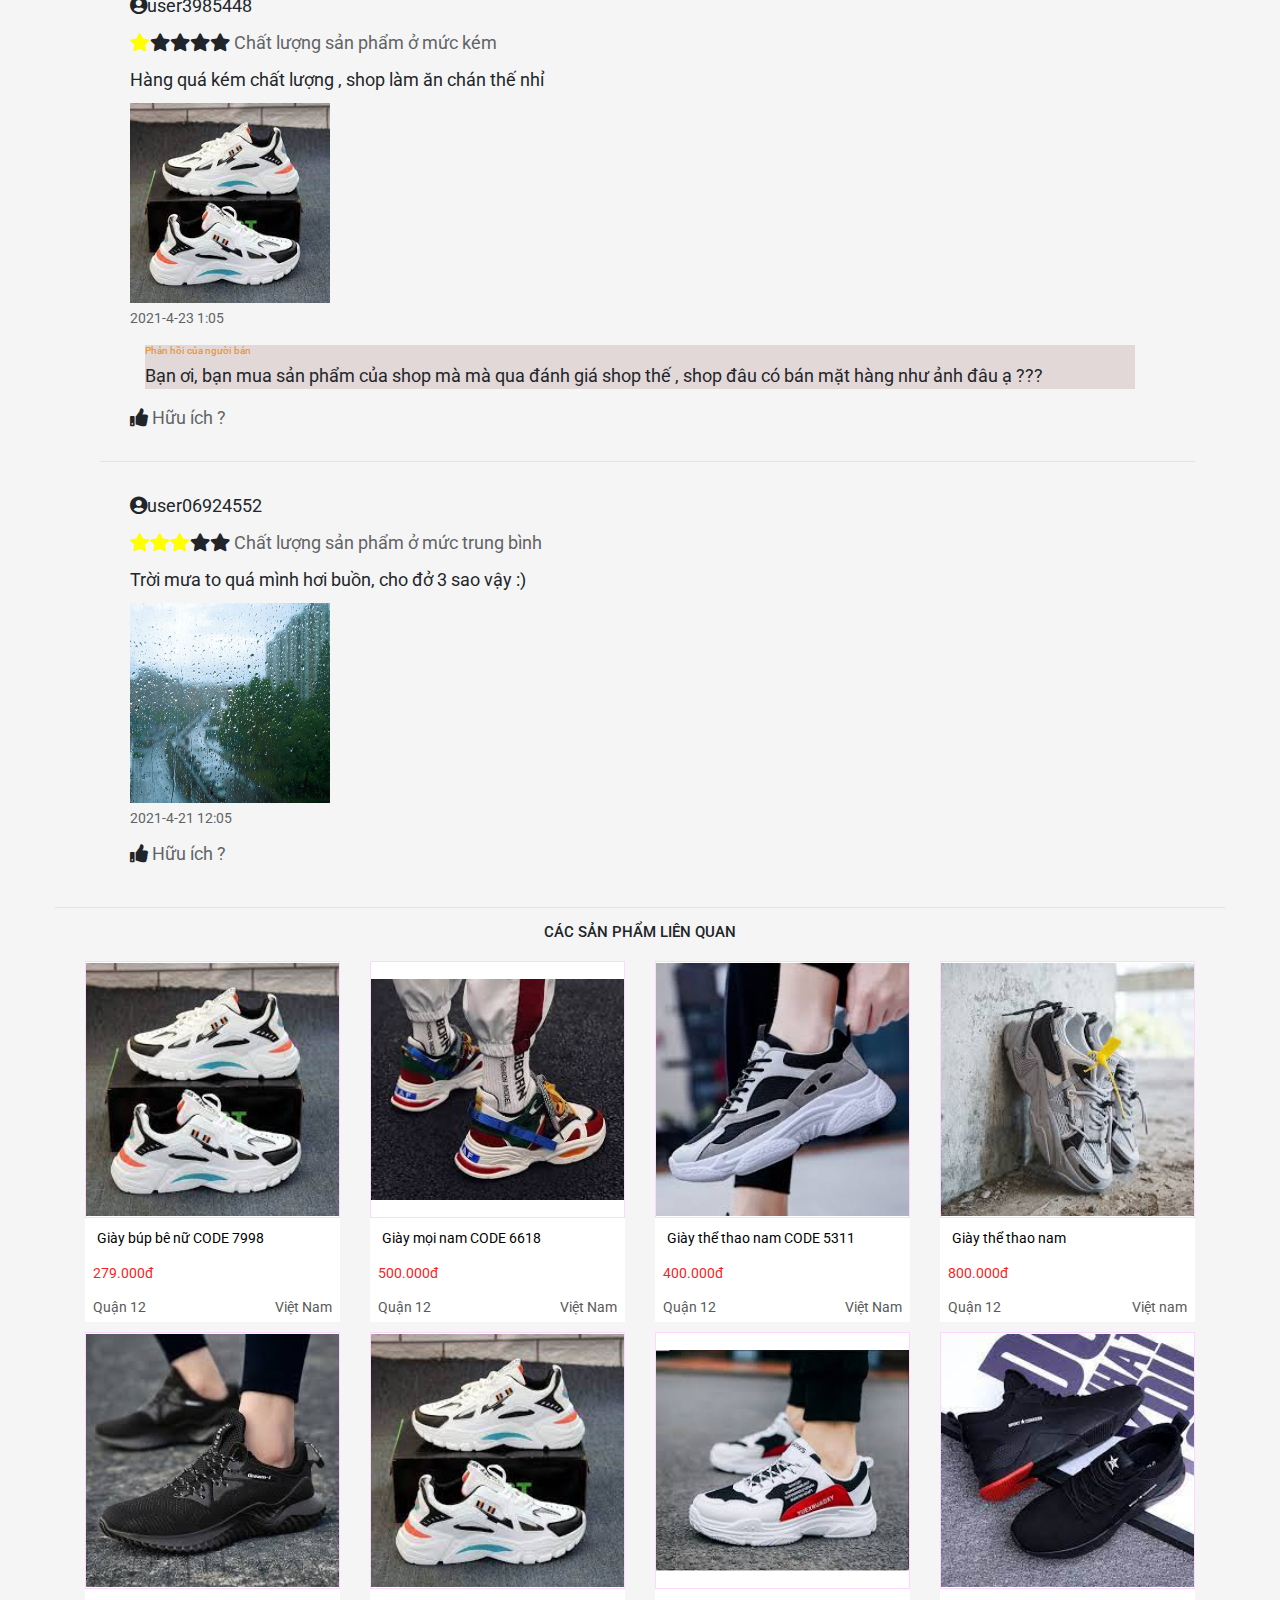
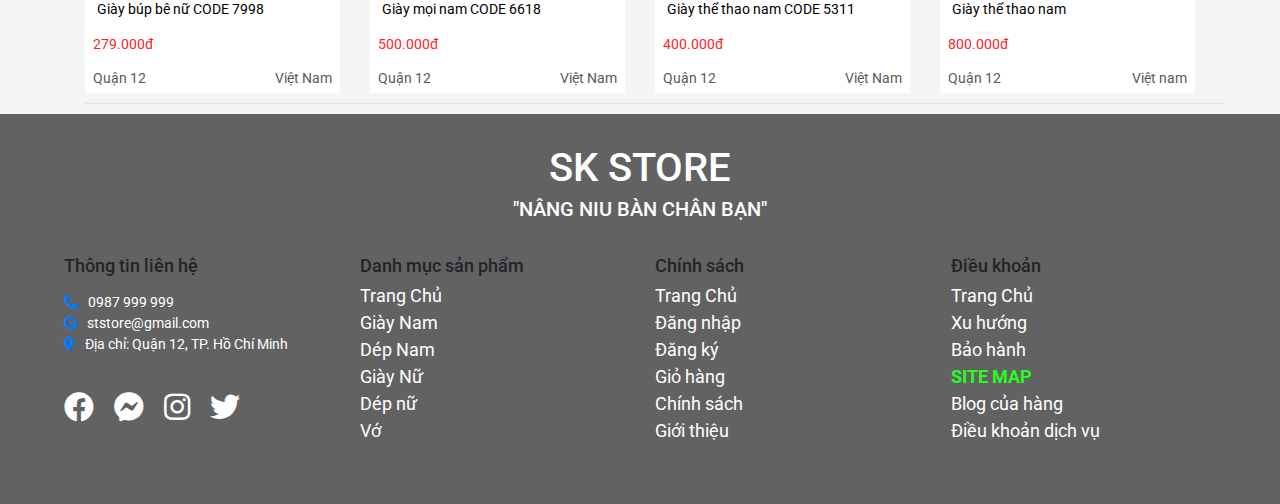
<file: webCK/vendors/html/chitietdonhang.html>
<!DOCTYPE html>
<html lang="en">

<head>
    <meta charset="UTF-8">
    <meta http-equiv="X-UA-Compatible" content="IE=edge">
    <meta name="viewport" content="width=device-width, initial-scale=1.0">
    <link rel="stylesheet" href="../css/base.css">
    <link rel="stylesheet" href="../css/chitietdonhang.css">
    <link rel="stylesheet" href="../css/reponsive.css">
    <link rel="preconnect" href="https://fonts.gstatic.com">
    <link href="https://fonts.googleapis.com/css2?family=Roboto:wght@300;400;500;700&display=swap" rel="stylesheet">
    <link rel="stylesheet" href="/webCK/fontawesome-free-5.15.3-web/css/all.min.css">
    <link rel="stylesheet" href="/webCK/resource/css/bootstrap.min.css">
    <script src="/webCK/resource/js/jquery-3.6.0.min.js"></script>
    <script src="/webCK/resource/js/bootstrap.min.js"></script>
    <link rel="shortcut icon" href="/webCK/img/logo.png" />
    <title>ST STORE</title>
    <script src="../js/chitietgiohang.js"></script>
    <script src="../js/user.js"></script>
</head>

<body>
    <div class="main">
        <header class="header">
            <div class="grid">
                <nav class="header-navbar">
                    <div class="header_logo">
                        <a href="/webCK/index.html"> <img src="../../img/logo.png" alt="" class="header_logo_img"></a>
                    </div>
                    <div class="header_search">
                        <input type="text" name="" id="" class="header_search-input" placeholder="Tìm kiếm sản phẩm, thương hiệu">
                        <button class="header_search-btn">
                            <i class="header_search-btn-icon fas fa-search"></i>
                         </button>
                    </div>

                    <div class="header_navbar-list">
                        <ul class="header_list">
                            <li class="header_list-item">
                                <a href="#" class="header_navbar_link"> <i class="far fa-bell"></i> <span> Thông báo</span></a>
                                <div class="header_notify">
                                    <div class="header_notify-head">
                                        <h3>Thông báo mới nhận</h3>
                                    </div>
                                    <ul class="header_notify-list">
                                        <li class="header_notify-item">
                                            <a href="" class="header_notify-link">
                                                <img src="/webCK/img/shoeman/sneaker5.jpg" alt="" class="header_notify-img">
                                                <div class="header_notify-content">
                                                    <span class="header_notify-name">Giày sneaker nam</span>
                                                    <span class="header_notify-description">Giày sneaker mà bạn đang theo dõi đang giảm giá. Hãy mua ngay  </span>
                                                </div>
                                            </a>
                                        </li>
                                        <li class="header_notify-item">
                                            <a href="" class="header_notify-link">
                                                <img src="/webCK/img/shoegirl/giày sục ny đạp gót.jpg" alt="" class="header_notify-img">
                                                <div class="header_notify-content">
                                                    <span class="header_notify-name">Giày sục NY, đạp gót</span>
                                                    <span class="header_notify-description">Bạn đã thêm vào giỏ hàng khá lâu. Hãy nhanh tay đặt hàng đi nào </span>
                                                </div>
                                            </a>
                                        </li>
                                        <li class="header_notify-item">
                                            <a href="" class="header_notify-link">
                                                <img src="/webCK/img/shoeman/sneaker5.jpg" alt="" class="header_notify-img">
                                                <div class="header_notify-content">
                                                    <span class="header_notify-name">Giày sneaker nam</span>
                                                    <span class="header_notify-description">Giày sneaker mà bạn đang theo dõi đang giảm giá. Hãy mua ngay  </span>
                                                </div>
                                            </a>
                                        </li>
                                        <li class="header_notify-item">
                                            <a href="" class="header_notify-link">
                                                <img src="/webCK/img/shoeman/sneaker5.jpg" alt="" class="header_notify-img">
                                                <div class="header_notify-content">
                                                    <span class="header_notify-name">Giày sneaker nam</span>
                                                    <span class="header_notify-description">Giày sneaker mà bạn đang theo dõi đang giảm giá. Hãy mua ngay  </span>
                                                </div>
                                            </a>
                                        </li>
                                        <li class="header_notify-item">
                                            <a href="" class="header_notify-link">
                                                <img src="/webCK/img/shoeman/depnamdinhda.jpg" alt="" class="header_notify-img">
                                                <div class="header_notify-content">
                                                    <span class="header_notify-name">Dép nam</span>
                                                    <span class="header_notify-description">Hãy nhanh tay sắm cho mình một đôi dép để đi trong mùa hè này nào nào </span>
                                                </div>
                                            </a>
                                        </li>
                                    </ul>
                                    <div class="header_notify-footer">
                                        <a href="#">Xem tất cả</a>
                                    </div>


                                </div>
                            </li>
                            <li class="header_list-item">
                                <a href="/webCK/vendors/html/giohang.html" class="header_navbar_link"> <i class="fas fa-shopping-cart"></i><span> Giỏ hàng</span></a>
                                <div class="header_cart-list">

                                    <!-- class  header_cart-list-no-cart-->
                                    <ul class=" ">
                                        <img src="/webCK/img/empty_cart.png" alt="" class="header_cart-no-cart-img">
                                        <p class="header_cart-list-p">Chưa Có Sản Phẩm</p>
                                    </ul>

                                    <h4 class="header_cart-heading">Sảm phẩm đã thêm</h4>
                                    <ul class="header_cart-list-item">
                                        <li class="header_cart-item">
                                            <img src="/webCK/img/shoeman/sport5.jpg" class="header_cart-item-img" alt="">
                                            <div class="header_cart-item-info">
                                                <div class="header_cart-item-head">
                                                    <h5 class="header_cart-item-name">Dép Nam</h5>
                                                    <div class="header_cart-item-wrap">
                                                        <span class="header_cart-item-price">200.000đ</span>
                                                        <span class="header_cart-item-tick">X</span>
                                                        <span class="header_cart-item-quantity">1</span>
                                                    </div>
                                                </div>
                                                <div class="header_cart-item-body">
                                                    <span class="header_cart-item-description">Màu: vàng</span>
                                                    <span class="header_cart-item-remove">Xóa</span>

                                                </div>

                                            </div>

                                        </li>

                                    </ul>

                                    <a href="/webCK/vendors/html/giohang.html" class="header_cart-btn-link">Xem giỏ hàng</a>
                                </div>


                            </li>
                            <li class="header_list-item header-item_sign">
                                <a href="#" class="header_navbar_link"> <i class="far fa-user-circle"></i></a>
                                <a href="/webCK/vendors/html/form.html" class="header_navbar_link" id="tenDN"><span> Đăng nhập&nbsp;/&nbsp;Đăng ký</span></a>
                                <ul class="header_navbar-user-menu">
                                    <li class="header_navbar-user-item">
                                        <a href="#">Tài khoản của tôi</a>
                                    </li>
                                    <li class="header_navbar-user-item">
                                        <a href="#">Địa chỉ của tôi</a>
                                    </li>
                                    <li class="header_navbar-user-item">
                                        <a href="#">Đơn mua của tôi</a>
                                    </li>
                                    <li class="header_navbar-user-item">
                                        <a href="#" id="DX">Đăng xuất</a>
                                    </li>
                                </ul>

                            </li>
                        </ul>
                    </div>
                </nav>
            </div>

        </header>

        <hr class="container opa">
        <div class="orderdetail">
            <div class="container mt-2">
                <div class="row">
                    <div class="preview col-xl-6 col-lg-6 col-md-12 col-sm-12 ">
                        <div class="preview-pic tab-content">
                            <div class="tab-pane active" id="pic-1"><img src="/webCK/img/shoeman/sneaker5.jpg" alt="" height="400px">
                            </div>
                            <div class="tab-pane" id="pic-2"><img src="/webCK/img/shoeman/sneaker2.jpg" alt="" height="400px" width="150px">
                            </div>
                            <div class="tab-pane" id="pic-3"><img src="/webCK/img/shoeman/sneaker1.jpg" alt="" height="400px" width="150px">
                            </div>
                            <div class="tab-pane " id="pic-4"><img src="/webCK/img/shoeman/sneaker7.jpg" alt=" " height="400px " width="150px">
                            </div>
                            <div class="tab-pane " id="pic-5"><img src="/webCK/img/shoeman/sneaker6.jpg" alt=" " height="400px " width="150px">
                            </div>
                        </div>
                        <ul class="preview-thumbnail nav nav-tabs">
                            <li class="active">
                                <a data-target="#pic-1" data-toggle="tab"><img src="/webCK/img/shoeman/sneaker5.jpg" alt=""></a>
                            </li>
                            <li>
                                <a data-target="#pic-2" data-toggle="tab"><img src="/webCK/img/shoeman/sneaker2.jpg" alt=""></a>
                            </li>
                            <li>
                                <a data-target="#pic-3" data-toggle="tab"><img src="/webCK/img/shoeman/sneaker1.jpg" alt=""></a>
                            </li>
                            <li>
                                <a data-target="#pic-4" data-toggle="tab"><img src="/webCK/img/shoeman/sneaker7.jpg" alt=""></a>
                            </li>
                            <li>
                                <a data-target="#pic-5" data-toggle="tab"><img src="/webCK/img/shoeman/sneaker6.jpg" alt=""></a>
                            </li>
                        </ul>
                    </div>
                    <div class="col-xl-6 col-lg-6 col-md-12 col-sm-12">
                        <h3>Giày nam SS4 cao cấp chất da cao su, bảo hành 1-2 năm</h3>
                        <div class="menu-dg py-2">
                            <a href="#"><span class="sao">4.8</span>&nbsp;<span class="fa fa-star checked"></span><span class="fa fa-star checked"></span><span class="fa fa-star checked"></span><span class="fa fa-star checked"></span><span class="fa fa-star checked "></span></a>&nbsp;&nbsp;&nbsp;|&nbsp;&nbsp;&nbsp;
                            <a href="#dg"><span class="sao">1k</span> <i class="opa">Đánh giá</i></a>&nbsp;&nbsp;&nbsp;|&nbsp;&nbsp;&nbsp;
                            <span><span>1.2k</span> <i class="opa">Đã bán</i></span>
                        </div>
                        <div class=" ml-1 py-2 ">
                            <span class="opa td ">300.000đ</span>
                            <span class="text-danger sz ">210.000đ</span>
                            <span class="tem">GIẢM 30%</span>
                        </div>
                        <div class="row py-2 ">
                            <p class="col-2 ">Số lượng</p>
                            <div class="col-2 ">
                                <form>
                                    <input type="number" value="1" min="1" max="30">
                                </form>
                            </div>
                            <p class="col-8 "><i class="opa ">30 sản phẩm có sẵn</i></p>
                        </div>
                        <div class="row py-2">
                            <p class="col-3">Vận chuyển</p>
                            <div class="col-9">
                                <p class="freeship"><span class="fa fa-truck"></span> Miễn phí vận chuyển</p>
                                <p class="opa"><i>Miễn phí vận chuyển khi đơn hàng đạt giá trị tối thiểu</i></p>
                                <p>
                                    <a data-toggle="modal" data-target="#ship"><i class="sao">Bảng giá ship toàn quốc</i></a>
                                </p>
                                <div class="modal" id="ship">
                                    <div class="modal-dialog modal-dialog-centered">
                                        <div class="modal-content">
                                            <div class="modal-body">
                                                <button type="button" class="close" data-dismiss="modal">&times;</button>
                                                <img src="/webCK/img/ship.png">
                                            </div>
                                        </div>
                                    </div>
                                </div>
                            </div>
                        </div>
                        <div class="py-2">
                            <button type="button" class="btn btn-light border border-danger text-danger" data-target="#myModal" data-toggle="modal"><span class="fa fa-cart-plus"></span> Thêm Vào Giỏ Hàng</button>
                            <button type="button" class="btn btn-danger ml-3">Mua Ngay</button>
                        </div>
                        <div class="row py-3">
                            <div class="col-2">
                                Share
                            </div>
                            <div class="col-4">
                                <a href="#" class="mr-4 text-dark"><i class="fab fa-facebook-square"></i></a>
                                <a href="#" class="mr-4 text-dark"><i class="fab fa-google-plus-g"></i></a>
                                <a href="#" class="mr-4 text-dark"><i class="fab fa-instagram-square"></i></a>
                            </div>
                            <div class="col-6"></div>
                        </div>
                    </div>
                </div>
            </div>

            <hr class="container opa">
            <div class="container-fluid mt-2">
                <div class="container">
                    <ul class="nav nav-tabs nav-pills justify-content-center" role="tablist">
                        <li class="nav-item coment-list_item">
                            <a class="nav-link active menu-ctsp" data-toggle="tab" href="#dg">Đánh giá</a>
                        </li>
                        <li class="nav-item  comment-list_item">
                            <a class="nav-link menu-ctsp" data-toggle="tab" href="#ttsp">Thông tin sản phẩm</a>
                        </li>

                        <li class="nav-item  coment-list_item">
                            <a class="nav-link menu-ctsp" data-toggle="tab" href="#ttvt">Hướng dẫn đo size</a>
                        </li>
                    </ul>

                    <div class="tab-content">
                        <div class="tab-pane container active" id="dg">
                            <div class="m-5">
                                <p class="section-userbảng"><span class="fa fa-user-circle"></span>vodangkhoa</p>
                                <p><span class="fa fa-star checked"></span><span class="fa fa-star checked"></span><span class="fa fa-star checked"></span><span class="fa fa-star checked"></span><span class="fa fa-star checked"></span>
                                    <span class="opa">Chất lượng sản phẩm tuyệt vời</span></p>
                                <p>Hàng ok mà giá hơi chát, mua một lần thôi ,hết tiền rồi :)))</p>
                                <div class="img-cmt"><img src="/webCK/img/shoeman/sneaker3.jpg"></div>
                                <p><small class="opa">2021-5-19 23:15</small></p>
                                <p><span class="fa fa-thumbs-up"></span><span class="opa"> Hữu ích ?</span></p>
                            </div>
                            <hr class="container opa">
                            <div class="m-5">
                                <p class="section-user"><span class="fa fa-user-circle"></span>nguyentheson</p>
                                <p><span class="fa fa-star checked"></span><span class="fa fa-star checked"></span><span class="fa fa-star"></span><span class="fa fa-star"></span><span class="fa fa-star"></span>
                                    <span class="opa">Đánh giá chất lượng giao hàng không liên quan đến sản phẩm</span></p>
                                <p>Chu choa mẹ ơi shipper giao gì mà lâu lắc quá , còn nói chuyện chua chát khó nghe nựa , bực cả mình , tối thiểu 1 sao chứ k là cho 0 sao rồi ~~</p>
                                <div class="img-cmt"><img src="/webCK/img/shoeman/sneaker3.jpg"></div>
                                <p><small class="opa">2021-5-21 17:15</small></p>
                                <p><span class="fa fa-thumbs-up"></span><span class="opa"> Hữu ích ?</span></p>
                            </div>
                            <hr class="container opa">
                            <div class="m-5">
                                <p class="section-user"><span class="fa fa-user-circle"></span>user3985448</p>
                                <p><span class="fa fa-star checked"></span><span class="fa fa-star"></span><span class="fa fa-star"></span><span class="fa fa-star"></span><span class="fa fa-star"></span>
                                    <span class="opa">Chất lượng sản phẩm ở mức kém</span></p>
                                <p>Hàng quá kém chất lượng , shop làm ăn chán thế nhỉ</p>
                                <div class="img-cmt"><img src="/webCK/img/shoeman/sneaker3.jpg" height="200px"></div>
                                <p><small class="opa">2021-4-23 1:05</small></p>
                                <div class="m-4" style="background-color: rgba(224, 213, 213, 0.911);">
                                    <h6 style="color: #ee850ece;">Phản hồi của người bán</h6>
                                    <p>Bạn ơi, bạn mua sản phẩm của shop mà mà qua đánh giá shop thế , shop đâu có bán mặt hàng như ảnh đâu ạ ???</p>
                                </div>
                                <p><span class="fa fa-thumbs-up"></span><span class="opa"> Hữu ích ?</span></p>
                            </div>
                            <hr class="container opa">
                            <div class="m-5">
                                <p class="section-user"><span class="fa fa-user-circle"></span>user06924552</p>
                                <p><span class="fa fa-star checked"></span><span class="fa fa-star checked"></span><span class="fa fa-star checked"></span><span class="fa fa-star"></span><span class="fa fa-star"></span>
                                    <span class="opa">Chất lượng sản phẩm ở mức trung bình</span></p>
                                <p>Trời mưa to quá mình hơi buồn, cho đở 3 sao vậy :)</p>
                                <div class="img-cmt"><img src="/webCK/img/cmt3-mưa.jpg" height="200px"></div>
                                <p><small class="opa">2021-4-21 12:05</small></p>
                                <p><span class="fa fa-thumbs-up"></span><span class="opa"> Hữu ích ?</span></p>
                            </div>
                        </div>
                        <div class="tab-pane container fade " id="ttsp">
                            <h5 class="mt-3">Thông tin chi tiết sản phẩm</h5>

                            <p class="m-3">Bảo hành 12 tháng</p>
                            <p class="m-3">Giao hàng tận nhà mới thanh toán trên toàn quốc
                            </p>
                            <p class="m-3">Hàng loại 1, đảm bảo giống hình 100%</p>
                            <p class="m-3">Khách hàng có thể đến xem hàng trực tiếp tại:</p>
                            <p class="m-3"><strong>-12 Nguyễn Văn Bảo phường 4 Quận Gò Vấp TP.HCM</strong></p>
                            <div class="container m-5">
                                <p>Nếu bạn ngại đặt hàng, hãy gọi cho chúng tôi qua số:</p>
                                <p><span class="text-success"><b>0808080808</b></span> để được tư vấn</p>
                                <p>Hoặc soạn tin theo cú pháp: </p>
                                <p class="text-primary"><b>"MÃ SẢN PHẨM + SIZE(MÀU) + ĐỊA CHỈ + HỌ TÊN"</b></p>
                                <p>Gửi <span class="text-success"><b>0808080808</b></span> hoặc <span class="text-success"><b>0948105460</b></span></p>
                            </div>
                        </div>
                        <div class="tab-pane container fade" id="ttvt">
                            <h5 class="mt-3">Hướng dẫn đo size</h5>
                            <p>Thông thường các bạn đi giày thể thao hoặc giày cao gót size bao nhiêu thì chọn đúng size đấy, ngoài ra, các bạn có thể đo bàn chân như sau:
                            </p>
                            <div class="container">
                                <p><b class="sao">Bước 1:</b> Chuẩn bị giấy A4 và bút</p>
                                <p><b class="sao">Bước 2:</b> Đặt chân lên giấy A4, đánh dấu điểm đầu và cuối</p>
                                <div class="img-sz"><img src="/webCK/img/do-size.png" alt="Lấy kích thước chân" height="200px" width="250px"></div>
                                <p><b class="sao">Bước 3:</b> Đo chiều ngang rộng nhất của chân</p>
                                <div class="img-sz"><img src="/webCK/img/B2.png" alt="Đo chiều ngang" height="200px" width="250px"></div>
                                <p><b class="sao">Bước 4:</b> Xem số đo của chân tương ứng với bảng đo size</p>
                                <div class="img-sz"><img src="/webCK/img/B3.png" alt="Lấy size" height="200px" width="250px"></div>
                            </div>
                        </div>
                    </div>
                </div>
            </div>
            <hr class="container opa">
            <div class="container">
                <h4 class="text-center py-2">CÁC SẢN PHẨM LIÊN QUAN</h4>
                <div class="product">
                    <div class="row">
                        <div class="col-xl-3 col-lg-3 col-md-3 col-12 col-sm-6">
                            <a href="/webCK/vendors/html/chitietdonhang.html" class="products-item">
                                <div class="home-product-item">
                                    <div class="home-product-item__img" style="background-image: url(/webCK/img/shoeman/sneaker3.jpg);"></div>
                                    <h4 class="home-product-item__name">Giày búp bê nữ CODE 7998</h4>
                                    <div class="home-product-item__price">
                                        <span class="home-product-item__price_new">279.000đ</span>

                                    </div>
                                    <div class="home-product-item__origin">
                                        <span class="home-product-item__brand">Quận 12</span>
                                        <span class="home-product-item__nation">Việt Nam</span>
                                    </div>
                                </div>
                            </a>
                        </div>
                        <div class="col-xl-3 col-lg-3 col-md-3 col-12 col-sm-6">
                            <a href="/webCK/vendors/html/chitietdonhang.html" class="products-item">
                                <div class="home-product-item">
                                    <div class="home-product-item__img" style="background-image: url(/webCK/img/shoeman/sneaker6.jpg);"></div>
                                    <h4 class="home-product-item__name">Giày mọi nam CODE 6618</h4>
                                    <div class="home-product-item__price">

                                        <span class="home-product-item__price_new">500.000đ</span>
                                    </div>
                                    <div class="home-product-item__origin">
                                        <span class="home-product-item__brand">Quận 12</span>
                                        <span class="home-product-item__nation">Việt Nam</span>
                                    </div>
                                </div>
                            </a>
                        </div>
                        <div class="col-xl-3 col-lg-3 col-md-3 col-12 col-sm-6">
                            <a href="/webCK/vendors/html/chitietdonhang.html" class="products-item">
                                <div class="home-product-item">
                                    <div class="home-product-item__img" style="background-image: url(/webCK/img/shoeman/sneaker4.jpg);"></div>
                                    <h4 class="home-product-item__name">Giày thể thao nam CODE 5311</h4>
                                    <div class="home-product-item__price">
                                        <span class="home-product-item__price_new">400.000đ</span>
                                    </div>
                                    <div class="home-product-item__origin">
                                        <span class="home-product-item__brand">Quận 12</span>
                                        <span class="home-product-item__nation">Việt Nam </span>
                                    </div>
                                </div>
                            </a>
                        </div>
                        <div class="col-xl-3 col-lg-3 col-md-3 col-12 col-sm-6">
                            <a href="/webCK/vendors/html/chitietdonhang.html" class="products-item">
                                <div class="home-product-item">
                                    <div class="home-product-item__img" style="background-image: url(/webCK/img/shoeman/sneaker7.jpg);"></div>
                                    <h4 class="home-product-item__name">Giày thể thao nam</h4>
                                    <div class="home-product-item__price">
                                        <span class="home-product-item__price_new">800.000đ</span>
                                    </div>
                                    <div class="home-product-item__origin">
                                        <span class="home-product-item__brand">Quận 12</span>
                                        <span class="home-product-item__nation">Việt nam</span>
                                    </div>
                                </div>
                            </a>
                        </div>
                    </div>
                    <div class="row">
                        <div class="col-xl-3 col-lg-3 col-md-3 col-12 col-sm-6">
                            <a href="/webCK/vendors/html/chitietdonhang.html" class="products-item">
                                <div class="home-product-item">
                                    <div class="home-product-item__img" style="background-image: url(/webCK/img/shoeman/sneaker5.jpg);"></div>
                                    <h4 class="home-product-item__name">Giày búp bê nữ CODE 7998</h4>
                                    <div class="home-product-item__price">
                                        <span class="home-product-item__price_new">279.000đ</span>

                                    </div>
                                    <div class="home-product-item__origin">
                                        <span class="home-product-item__brand">Quận 12</span>
                                        <span class="home-product-item__nation">Việt Nam</span>
                                    </div>
                                </div>
                            </a>
                        </div>
                        <div class="col-xl-3 col-lg-3 col-md-3 col-12 col-sm-6">
                            <a href="/webCK/vendors/html/chitietdonhang.html" class="products-item">
                                <div class="home-product-item">
                                    <div class="home-product-item__img" style="background-image: url(/webCK/img/shoeman/sneaker3.jpg);"></div>
                                    <h4 class="home-product-item__name">Giày mọi nam CODE 6618</h4>
                                    <div class="home-product-item__price">

                                        <span class="home-product-item__price_new">500.000đ</span>
                                    </div>
                                    <div class="home-product-item__origin">
                                        <span class="home-product-item__brand">Quận 12</span>
                                        <span class="home-product-item__nation">Việt Nam</span>
                                    </div>
                                </div>
                            </a>
                        </div>
                        <div class="col-xl-3 col-lg-3 col-md-3 col-12 col-sm-6">
                            <a href="/webCK/vendors/html/chitietdonhang.html" class="products-item">
                                <div class="home-product-item">
                                    <div class="home-product-item__img" style="background-image: url(/webCK/img/shoeman/sneaker2.jpg);"></div>
                                    <h4 class="home-product-item__name">Giày thể thao nam CODE 5311</h4>
                                    <div class="home-product-item__price">
                                        <span class="home-product-item__price_new">400.000đ</span>
                                    </div>
                                    <div class="home-product-item__origin">
                                        <span class="home-product-item__brand">Quận 12</span>
                                        <span class="home-product-item__nation">Việt Nam </span>
                                    </div>
                                </div>
                            </a>
                        </div>
                        <div class="col-xl-3 col-lg-3 col-md-3 col-12 col-sm-6">
                            <a href="/webCK/vendors/html/chitietdonhang.html" class="products-item">
                                <div class="home-product-item">
                                    <div class="home-product-item__img" style="background-image: url(/webCK/img/shoeman/sneaker1.jpg);"></div>
                                    <h4 class="home-product-item__name">Giày thể thao nam</h4>
                                    <div class="home-product-item__price">
                                        <span class="home-product-item__price_new">800.000đ</span>
                                    </div>
                                    <div class="home-product-item__origin">
                                        <span class="home-product-item__brand">Quận 12</span>
                                        <span class="home-product-item__nation">Việt nam</span>
                                    </div>
                                </div>
                            </a>
                        </div>
                    </div>
                </div>
                <hr class="container opa">
            </div>
        </div>
        <footer class="footer">
            <div class="footer-store">
                <h1 class="text-center">SK STORE</h1>
                <h2 class="text-center">"NÂNG NIU BÀN CHÂN BẠN"</h2>
            </div>
            <div class="footer-info">
                <div class="row">
                    <div class="col-xl-3 col-lg-3 col-md-6 col-sm-6 col-12">
                        <h3>Thông tin liên hệ</h3>
                        <ul class="footer-list_info">
                            <li><a href="" class="footer-list_info_link"><i class="fas fa-phone-alt"></i></a>0987 999 999</li>
                            <li><a href="" class="footer-list_info_link"><i class="fab fa-google"></i></a>ststore@gmail.com</li>
                            <li><a href="" class="footer-list_info_link"><i class="fas fa-map-marker-alt"></i></a>Địa chỉ: Quận 12, TP. Hồ Chí Minh</li>
                        </ul>

                        <ul class="footer-list_social">
                            <li class="footer-list_social-item">
                                <a href="" class="footer-list_social_link"> <i class="fab fa-facebook"></i></a>
                            </li>
                            <li class="footer-list_social-item">
                                <a href="" class="footer-list_social_link"> <i class="fab fa-facebook-messenger"></i></a>
                            </li>
                            <li class="footer-list_social-item">
                                <a href="" class="footer-list_social_link"> <i class="fab fa-instagram"></i></a>
                            </li>
                            <li class="footer-list_social-item">
                                <a href="" class="footer-list_social_link"> <i class="fab fa-twitter"></i></a>
                            </li>
                        </ul>
                    </div>
                    <div class="col-xl-3 col-lg-3 col-md-6 col-sm-6 col-12">
                        <h3>Danh mục sản phẩm</h3>
                        <ul class="footer-list_product">
                            <li class="footer-list_product_item"><a href="/webCK/index.html">Trang Chủ</a></li>
                            <li class="footer-list_product_item"><a href="/webCK/index.html">Giày Nam</a></li>
                            <li class="footer-list_product_item"><a href="/webCK/index.html">Dép Nam</a></li>
                            <li class="footer-list_product_item"><a href="/webCK/index.html">Giày Nữ</a></li>
                            <li class="footer-list_product_item"><a href="/webCK/index.html">Dép nữ</a></li>
                            <li class="footer-list_product_item"><a href="/webCK/index.html">Vớ</a></li>
                        </ul>


                    </div>
                    <div class="col-xl-3 col-lg-3 col-md-6 col-sm-6 col-12">
                        <h3>Chính sách</h3>
                        <ul class="footer-list_product">
                            <li class="footer-list_product_item"><a href="/webCK/index.html">Trang Chủ</a></li>
                            <li class="footer-list_product_item"><a href="./form.html">Đăng nhập</a></li>
                            <li class="footer-list_product_item"><a href="./form.html">Đăng ký</a></li>
                            <li class="footer-list_product_item"><a href="./giohang.html">Giỏ hàng</a></li>
                            <li class="footer-list_product_item"><a href="./chinhsach.html">Chính sách</a></li>
                            <li class="footer-list_product_item"><a href="./gioithieu.html">Giới thiệu</a></li>
                        </ul>
                    </div>
                    <div class="col-xl-3 col-lg-3 col-md-6 col-sm-6 col-12">
                        <h3>Điều khoản</h3>
                        <ul class="footer-list_product">
                            <li class="footer-list_product_item"><a href="/webCK/index.html">Trang Chủ</a></li>
                            <li class="footer-list_product_item"><a href="../html/xuhuong.html">Xu hướng</a></li>
                            <li class="footer-list_product_item"><a href="./baohanh.html">Bảo hành</a></li>
                            <li class="footer-list_product_item "><a href="./sitemap.html" style="color: rgb(39, 253, 32);font-weight: 700;">SITE MAP</a></li>
                            <li class="footer-list_product_item"><a href="./blog.html">Blog của hàng</a></li>
                            <li class="footer-list_product_item"><a href="./dieukhoan.html">Điều khoản dịch vụ</a></li>
                        </ul>
                    </div>
                </div>
            </div>


        </footer>
    </div>
    <!-- ------------------------------------------------------------------- -->
    <!-- ------------------------------------------------------------------- -->
    <!-- ------------------------------------------------------------------- -->

    <div class="modal fade" id="myModal">
        <div class="modal-dialog">
            <div class="modal-content" style="margin: 0;">

                <!-- Modal Header -->
                <div class="modal-header" style="margin: 0;">
                    <h4 class="modal-title" style="margin: 0;">Thêm vào giỏ hàng</h4>
                    <button type="button" class="close" data-dismiss="modal" style="margin: 0;">&times;</button>
                </div>

                <!-- Modal body -->
                <div class="modal-body" style="margin: 0;">
                    <form action="" class="form-group">
                        <div class="row">
                            <div class="col-xl-3">
                                <label for="" class="form-label" style="font-size: 1.6rem;">Màu: </label>
                            </div>
                            <div class="col-xl-9">
                                <ul class="modal-list">
                                    <li class="modal-list_item">
                                        <a><img src="/webCK/img/shoeman/sneaker5.jpg" alt="" class="list_item-img"></a>
                                    </li>
                                    <li class="modal-list_item">
                                        <a><img src="/webCK/img/shoeman/sneaker2.jpg" alt="" class="list_item-img"></a>
                                    </li>
                                    <li class="modal-list_item">
                                        <a><img src="/webCK/img/shoeman/sneaker1.jpg" alt="" class="list_item-img"></a>
                                    </li>
                                    <li class="modal-list_item">
                                        <a><img src="/webCK/img/shoeman/sneaker7.jpg" alt="" class="list_item-img"></a>
                                    </li>
                                    <li class="modal-list_item">
                                        <a><img src="/webCK/img/shoeman/sneaker6.jpg" alt="" class="list_item-img"></a>
                                    </li>
                                </ul>
                            </div>
                        </div>
                        <div class="row">
                            <div class="col-xl-3">
                                <label for="" class="form-label" style="font-size: 1.6rem;">Size: </label>

                            </div>
                            <div class="col-xl-9">
                                <div class="size-btn">
                                    <button class="btn">36</button>
                                    <button class="btn">37</button>
                                    <button class="btn">38</button>
                                    <button class="btn">39</button>
                                    <button class="btn">40</button>
                                    <button class="btn">41</button>
                                    <button class="btn">42</button>
                                    <button class="btn">43</button>
                                </div>

                            </div>
                        </div> <br>
                        <div class="row">
                            <div class="col-xl-3">
                                <label for="" class="form-label" style="font-size: 1.6rem;">Số lượng: </label>

                            </div>
                            <div class="col-xl-9">
                                <input type="number" name="" id="" value="1" class="form-control">

                            </div>
                        </div>

                    </form>
                    <button class="col-xl-12 btn btn-primary" id="btn-save" data-dismiss="modal">Lưu</button>
                </div>



            </div>
        </div>
    </div>
</body>

</html>
</file>
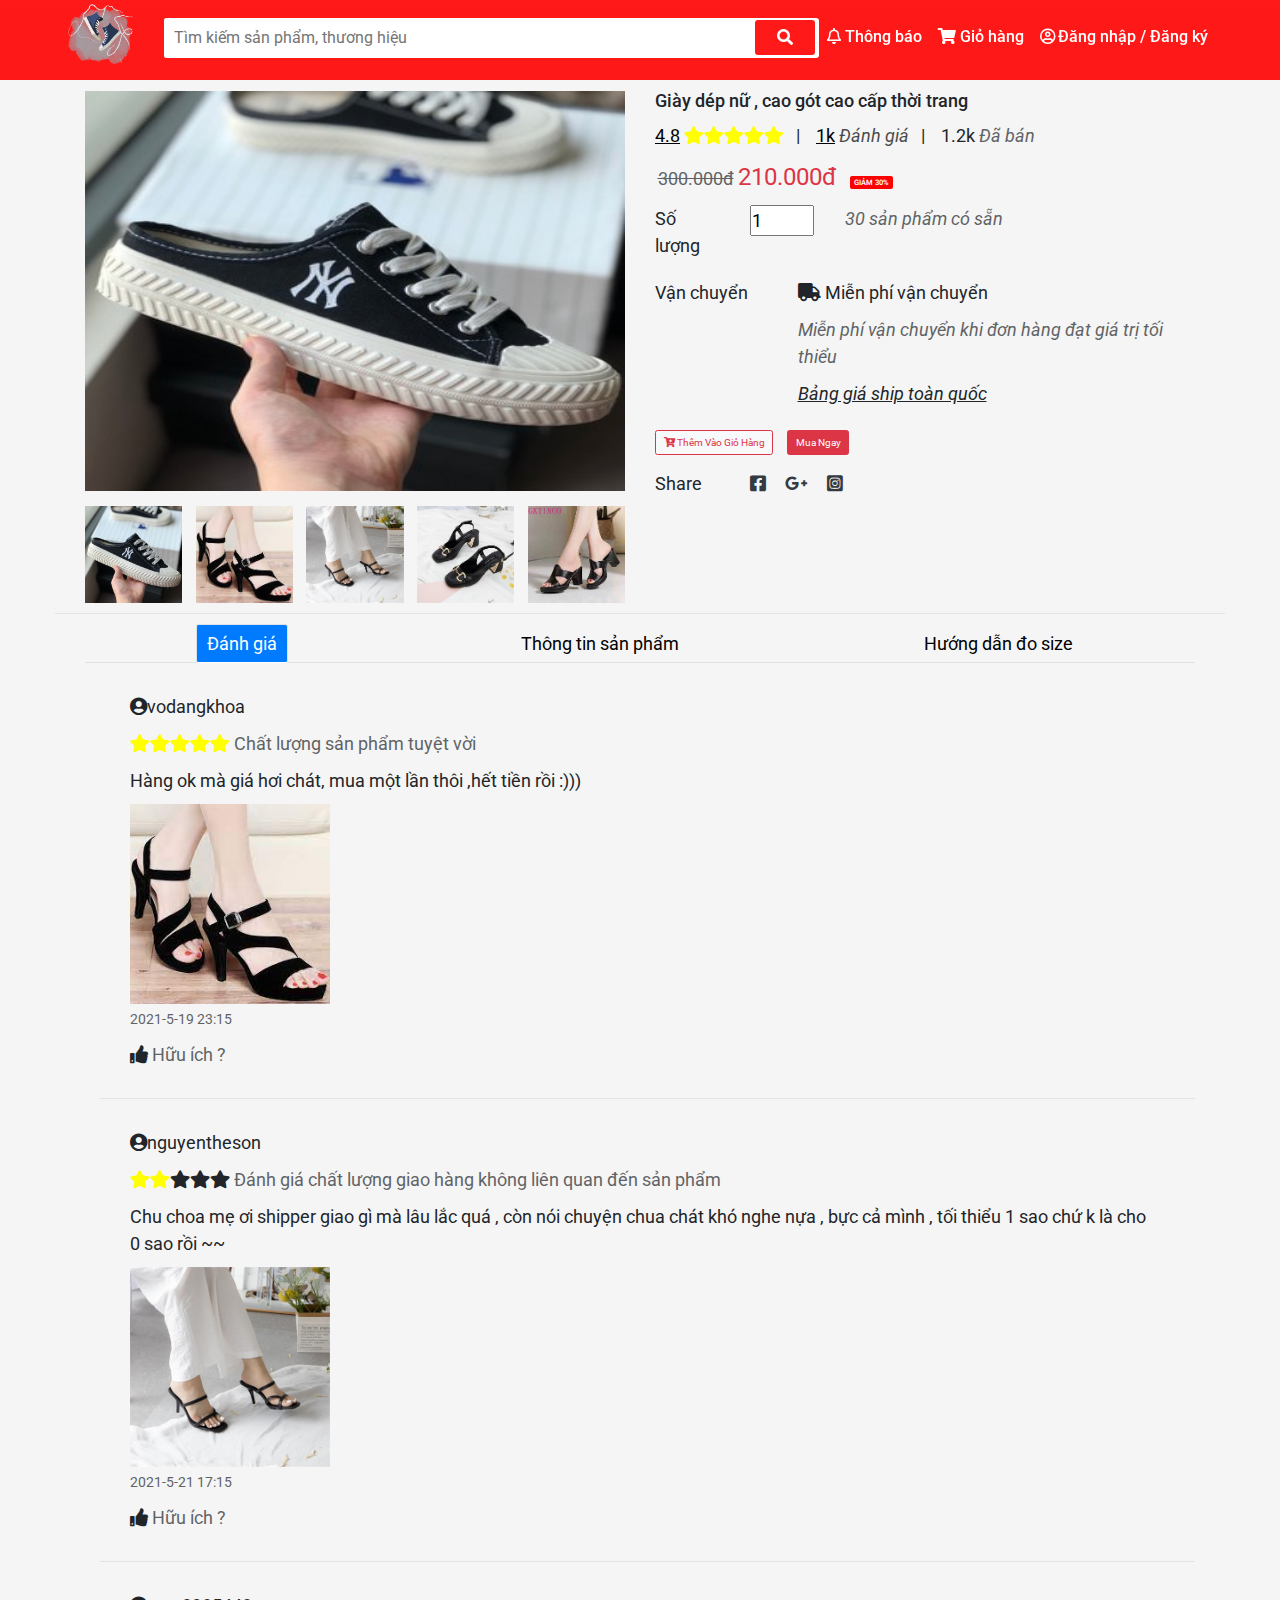
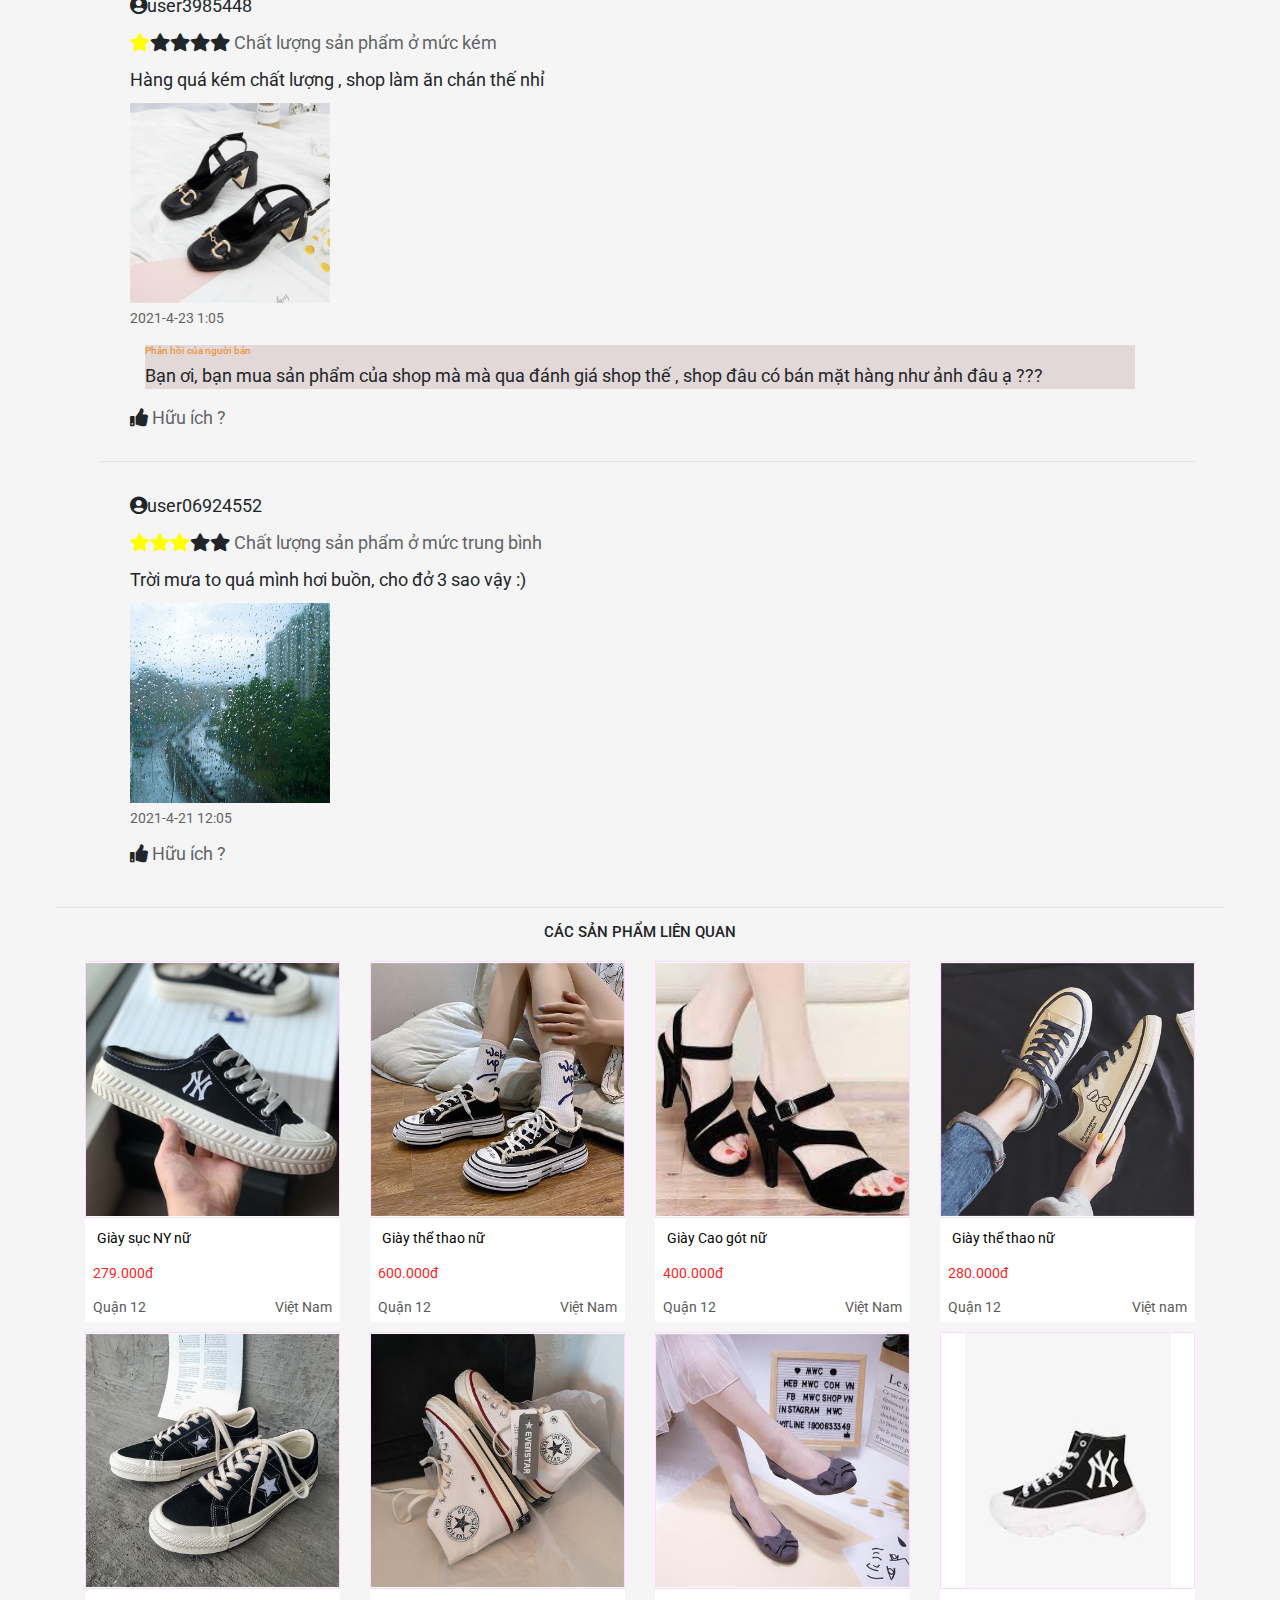
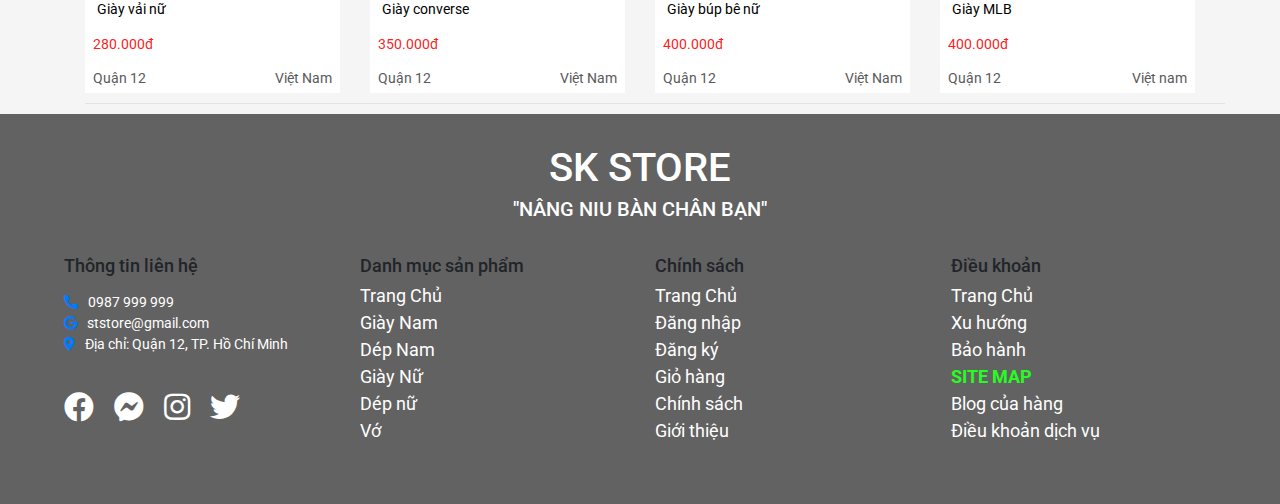
<file: webCK/vendors/html/chitietgiaynu.html>
<!DOCTYPE html>
<html lang="en">

<head>
    <meta charset="UTF-8">
    <meta http-equiv="X-UA-Compatible" content="IE=edge">
    <meta name="viewport" content="width=device-width, initial-scale=1.0">
    <link rel="stylesheet" href="../css/base.css">
    <link rel="stylesheet" href="../css/chitietdonhang.css">
    <link rel="stylesheet" href="../css/reponsive.css">

    <link rel="preconnect" href="https://fonts.gstatic.com">
    <link href="https://fonts.googleapis.com/css2?family=Roboto:wght@300;400;500;700&display=swap" rel="stylesheet">
    <link rel="stylesheet" href="/webCK/fontawesome-free-5.15.3-web/css/all.min.css">
    <link rel="stylesheet" href="/webCK/resource/css/bootstrap.min.css">
    <script src="/webCK/resource/js/jquery-3.6.0.min.js"></script>
    <script src="/webCK/resource/js/bootstrap.min.js"></script>
    <link rel="shortcut icon" href="/webCK/img/logo.png" />
    <script src="../js/user.js"></script>
    <title>ST STORE</title>


</head>

<body>
    <div class="main">
        <header class="header">
            <div class="grid">
                <nav class="header-navbar">
                    <div class="header_logo">
                        <a href="/webCK/index.html"> <img src="../../img/logo.png" alt="" class="header_logo_img"></a>
                    </div>
                    <div class="header_search">
                        <input type="text" name="" id="" class="header_search-input" placeholder="Tìm kiếm sản phẩm, thương hiệu">
                        <button class="header_search-btn">
                            <i class="header_search-btn-icon fas fa-search"></i>
                         </button>
                    </div>

                    <div class="header_navbar-list">
                        <ul class="header_list">
                            <li class="header_list-item">
                                <a href="#" class="header_navbar_link"> <i class="far fa-bell"></i> <span> Thông báo</span></a>
                                <div class="header_notify">
                                    <div class="header_notify-head">
                                        <h3>Thông báo mới nhận</h3>
                                    </div>
                                    <ul class="header_notify-list">
                                        <li class="header_notify-item">
                                            <a href="" class="header_notify-link">
                                                <img src="/webCK/img/shoeman/sneaker5.jpg" alt="" class="header_notify-img">
                                                <div class="header_notify-content">
                                                    <span class="header_notify-name">Giày sneaker nam</span>
                                                    <span class="header_notify-description">Giày sneaker mà bạn đang theo dõi đang giảm giá. Hãy mua ngay  </span>
                                                </div>
                                            </a>
                                        </li>
                                        <li class="header_notify-item">
                                            <a href="" class="header_notify-link">
                                                <img src="/webCK/img/shoegirl/giày sục ny đạp gót.jpg" alt="" class="header_notify-img">
                                                <div class="header_notify-content">
                                                    <span class="header_notify-name">Giày sục NY, đạp gót</span>
                                                    <span class="header_notify-description">Bạn đã thêm vào giỏ hàng khá lâu. Hãy nhanh tay đặt hàng đi nào </span>
                                                </div>
                                            </a>
                                        </li>
                                        <li class="header_notify-item">
                                            <a href="" class="header_notify-link">
                                                <img src="/webCK/img/shoeman/sneaker5.jpg" alt="" class="header_notify-img">
                                                <div class="header_notify-content">
                                                    <span class="header_notify-name">Giày sneaker nam</span>
                                                    <span class="header_notify-description">Giày sneaker mà bạn đang theo dõi đang giảm giá. Hãy mua ngay  </span>
                                                </div>
                                            </a>
                                        </li>
                                        <li class="header_notify-item">
                                            <a href="" class="header_notify-link">
                                                <img src="/webCK/img/shoeman/sneaker5.jpg" alt="" class="header_notify-img">
                                                <div class="header_notify-content">
                                                    <span class="header_notify-name">Giày sneaker nam</span>
                                                    <span class="header_notify-description">Giày sneaker mà bạn đang theo dõi đang giảm giá. Hãy mua ngay  </span>
                                                </div>
                                            </a>
                                        </li>
                                        <li class="header_notify-item">
                                            <a href="" class="header_notify-link">
                                                <img src="/webCK/img/shoeman/depnamdinhda.jpg" alt="" class="header_notify-img">
                                                <div class="header_notify-content">
                                                    <span class="header_notify-name">Dép nam</span>
                                                    <span class="header_notify-description">Hãy nhanh tay sắm cho mình một đôi dép để đi trong mùa hè này nào nào </span>
                                                </div>
                                            </a>
                                        </li>
                                    </ul>
                                    <div class="header_notify-footer">
                                        <a href="#">Xem tất cả</a>
                                    </div>


                                </div>
                            </li>
                            <li class="header_list-item">
                                <a href="/webCK/vendors/html/giohang.html" class="header_navbar_link"> <i class="fas fa-shopping-cart"></i><span> Giỏ hàng</span></a>
                                <div class="header_cart-list">

                                    <!-- class  header_cart-list-no-cart-->
                                    <ul class=" ">
                                        <img src="/webCK/img/empty_cart.png" alt="" class="header_cart-no-cart-img">
                                        <p class="header_cart-list-p">Chưa Có Sản Phẩm</p>
                                    </ul>

                                    <h4 class="header_cart-heading">Sảm phẩm đã thêm</h4>
                                    <ul class="header_cart-list-item">
                                        <li class="header_cart-item">
                                            <img src="/webCK/img/shoeman/sport5.jpg" class="header_cart-item-img" alt="">
                                            <div class="header_cart-item-info">
                                                <div class="header_cart-item-head">
                                                    <h5 class="header_cart-item-name">Dép Nam</h5>
                                                    <div class="header_cart-item-wrap">
                                                        <span class="header_cart-item-price">200.000đ</span>
                                                        <span class="header_cart-item-tick">X</span>
                                                        <span class="header_cart-item-quantity">1</span>
                                                    </div>
                                                </div>
                                                <div class="header_cart-item-body">
                                                    <span class="header_cart-item-description">Màu: vàng</span>
                                                    <span class="header_cart-item-remove">Xóa</span>

                                                </div>

                                            </div>

                                        </li>

                                    </ul>

                                    <a href="/webCK/vendors/html/giohang.html" class="header_cart-btn-link">Xem giỏ hàng</a>
                                </div>


                            </li>
                            <li class="header_list-item header-item_sign">
                                <a href="#" class="header_navbar_link"> <i class="far fa-user-circle"></i></a>
                                <a href="/webCK/vendors/html/form.html" class="header_navbar_link" id="tenDN"><span> Đăng nhập&nbsp;/&nbsp;Đăng ký</span></a>
                                <ul class="header_navbar-user-menu">
                                    <li class="header_navbar-user-item">
                                        <a href="#">Tài khoản của tôi</a>
                                    </li>
                                    <li class="header_navbar-user-item">
                                        <a href="#">Địa chỉ của tôi</a>
                                    </li>
                                    <li class="header_navbar-user-item">
                                        <a href="#">Đơn mua của tôi</a>
                                    </li>
                                    <li class="header_navbar-user-item">
                                        <a href="#" id="DX">Đăng xuất</a>
                                    </li>
                                </ul>

                            </li>
                        </ul>
                    </div>
                </nav>
            </div>

        </header>

        <hr class="container opa">
        <div class="orderdetail">
            <div class="container mt-2">
                <div class="row">
                    <div class="preview col-xl-6 col-lg-6 col-md-12 col-sm-12 ">
                        <div class="preview-pic tab-content">
                            <div class="tab-pane active" id="pic-1"><img src="/webCK/img/shoegirl/giày sục ny đạp gót.jpg" alt="" height="400px">
                            </div>
                            <div class="tab-pane" id="pic-2"><img src="/webCK/img/shoegirl/caogots2.jpg" alt="" height="400px" width="150px">
                            </div>
                            <div class="tab-pane" id="pic-3"><img src="/webCK/img/shoegirl/giày cao gót.jpg" alt="" height="400px" width="150px">
                            </div>
                            <div class="tab-pane " id="pic-4"><img src="/webCK/img/shoegirl/giày cao got 4179.jpg" alt=" " height="400px " width="150px">
                            </div>
                            <div class="tab-pane " id="pic-5"><img src="/webCK/img/shoegirl/caogot1.jpg" alt=" " height="400px " width="150px">
                            </div>
                        </div>
                        <ul class="preview-thumbnail nav nav-tabs">
                            <li class="active">
                                <a data-target="#pic-1" data-toggle="tab"><img src="/webCK/img/shoegirl/giày sục ny đạp gót.jpg" alt=""></a>
                            </li>
                            <li>
                                <a data-target="#pic-2" data-toggle="tab"><img src="/webCK/img/shoegirl/caogots2.jpg" alt=""></a>
                            </li>
                            <li>
                                <a data-target="#pic-3" data-toggle="tab"><img src="/webCK/img/shoegirl/giày cao gót.jpg" alt=""></a>
                            </li>
                            <li>
                                <a data-target="#pic-4" data-toggle="tab"><img src="/webCK/img/shoegirl/giày cao got 4179.jpg" alt=""></a>
                            </li>
                            <li>
                                <a data-target="#pic-5" data-toggle="tab"><img src="/webCK/img/shoegirl/caogot1.jpg" alt=""></a>
                            </li>
                        </ul>
                    </div>
                    <div class="col-xl-6 col-lg-6 col-md-12 col-sm-12">
                        <h3>Giày dép nữ , cao gót cao cấp thời trang </h3>
                        <div class="menu-dg py-2">
                            <a href="#"><span class="sao">4.8</span>&nbsp;<span class="fa fa-star checked"></span><span class="fa fa-star checked"></span><span class="fa fa-star checked"></span><span class="fa fa-star checked"></span><span class="fa fa-star checked "></span></a>&nbsp;&nbsp;&nbsp;|&nbsp;&nbsp;&nbsp;
                            <a href="#dg"><span class="sao">1k</span> <i class="opa">Đánh giá</i></a>&nbsp;&nbsp;&nbsp;|&nbsp;&nbsp;&nbsp;
                            <span><span>1.2k</span> <i class="opa">Đã bán</i></span>
                        </div>
                        <div class=" ml-1 py-2 ">
                            <span class="opa td ">300.000đ</span>
                            <span class="text-danger sz ">210.000đ</span>
                            <span class="tem">GIẢM 30%</span>
                        </div>
                        <div class="row py-2 ">
                            <p class="col-2 ">Số lượng</p>
                            <div class="col-2 ">
                                <form>
                                    <input type="number" value="1" min="1" max="30">
                                </form>
                            </div>
                            <p class="col-8 "><i class="opa ">30 sản phẩm có sẵn</i></p>
                        </div>
                        <div class="row py-2">
                            <p class="col-3">Vận chuyển</p>
                            <div class="col-9">
                                <p class="freeship"><span class="fa fa-truck"></span> Miễn phí vận chuyển</p>
                                <p class="opa"><i>Miễn phí vận chuyển khi đơn hàng đạt giá trị tối thiểu</i></p>
                                <p>
                                    <a data-toggle="modal" data-target="#ship"><i class="sao">Bảng giá ship toàn quốc</i></a>
                                </p>
                                <div class="modal" id="ship">
                                    <div class="modal-dialog modal-dialog-centered">
                                        <div class="modal-content">
                                            <div class="modal-body">
                                                <button type="button" class="close" data-dismiss="modal">&times;</button>
                                                <img src="/webCK/img/ship.png">
                                            </div>
                                        </div>
                                    </div>
                                </div>
                            </div>
                        </div>
                        <div class="py-2">
                            <button type="button" class="btn btn-light border border-danger text-danger" data-target="#myModal" data-toggle="modal"><span class="fa fa-cart-plus"></span> Thêm Vào Giỏ Hàng</button>
                            <button type="button" class="btn btn-danger ml-3">Mua Ngay</button>
                        </div>
                        <div class="row py-3">
                            <div class="col-2">
                                Share
                            </div>
                            <div class="col-4">
                                <a href="#" class="mr-4 text-dark"><i class="fab fa-facebook-square"></i></a>
                                <a href="#" class="mr-4 text-dark"><i class="fab fa-google-plus-g"></i></a>
                                <a href="#" class="mr-4 text-dark"><i class="fab fa-instagram-square"></i></a>
                            </div>
                            <div class="col-6"></div>
                        </div>
                    </div>
                </div>
            </div>

            <hr class="container opa">
            <div class="container-fluid mt-2">
                <div class="container">
                    <ul class="nav nav-tabs nav-pills justify-content-center" role="tablist">
                        <li class="nav-item coment-list_item">
                            <a class="nav-link active menu-ctsp" data-toggle="tab" href="#dg">Đánh giá</a>
                        </li>
                        <li class="nav-item  comment-list_item">
                            <a class="nav-link menu-ctsp" data-toggle="tab" href="#ttsp">Thông tin sản phẩm</a>
                        </li>

                        <li class="nav-item  coment-list_item">
                            <a class="nav-link menu-ctsp" data-toggle="tab" href="#ttvt">Hướng dẫn đo size</a>
                        </li>
                    </ul>

                    <div class="tab-content">
                        <div class="tab-pane container active" id="dg">
                            <div class="m-5">
                                <p class="section-userbảng"><span class="fa fa-user-circle"></span>vodangkhoa</p>
                                <p><span class="fa fa-star checked"></span><span class="fa fa-star checked"></span><span class="fa fa-star checked"></span><span class="fa fa-star checked"></span><span class="fa fa-star checked"></span>
                                    <span class="opa">Chất lượng sản phẩm tuyệt vời</span></p>
                                <p>Hàng ok mà giá hơi chát, mua một lần thôi ,hết tiền rồi :)))</p>
                                <div class="img-cmt"><img src="/webCK/img/shoegirl/caogots2.jpg"></div>
                                <p><small class="opa">2021-5-19 23:15</small></p>
                                <p><span class="fa fa-thumbs-up"></span><span class="opa"> Hữu ích ?</span></p>
                            </div>
                            <hr class="container opa">
                            <div class="m-5">
                                <p class="section-user"><span class="fa fa-user-circle"></span>nguyentheson</p>
                                <p><span class="fa fa-star checked"></span><span class="fa fa-star checked"></span><span class="fa fa-star"></span><span class="fa fa-star"></span><span class="fa fa-star"></span>
                                    <span class="opa">Đánh giá chất lượng giao hàng không liên quan đến sản phẩm</span></p>
                                <p>Chu choa mẹ ơi shipper giao gì mà lâu lắc quá , còn nói chuyện chua chát khó nghe nựa , bực cả mình , tối thiểu 1 sao chứ k là cho 0 sao rồi ~~</p>
                                <div class="img-cmt"><img src="/webCK/img/shoegirl/giày cao gót.jpg"> </div>
                                <p><small class="opa">2021-5-21 17:15</small></p>
                                <p><span class="fa fa-thumbs-up"></span><span class="opa"> Hữu ích ?</span></p>
                            </div>
                            <hr class="container opa">
                            <div class="m-5">
                                <p class="section-user"><span class="fa fa-user-circle"></span>user3985448</p>
                                <p><span class="fa fa-star checked"></span><span class="fa fa-star"></span><span class="fa fa-star"></span><span class="fa fa-star"></span><span class="fa fa-star"></span>
                                    <span class="opa">Chất lượng sản phẩm ở mức kém</span></p>
                                <p>Hàng quá kém chất lượng , shop làm ăn chán thế nhỉ</p>
                                <div class="img-cmt"><img src="/webCK/img/shoegirl/giày cao got 4179.jpg" height="200px"></div>
                                <p><small class="opa">2021-4-23 1:05</small></p>
                                <div class="m-4" style="background-color: rgba(224, 213, 213, 0.911);">
                                    <h6 style="color: #ee850ece;">Phản hồi của người bán</h6>
                                    <p>Bạn ơi, bạn mua sản phẩm của shop mà mà qua đánh giá shop thế , shop đâu có bán mặt hàng như ảnh đâu ạ ???</p>
                                </div>
                                <p><span class="fa fa-thumbs-up"></span><span class="opa"> Hữu ích ?</span></p>
                            </div>
                            <hr class="container opa">
                            <div class="m-5">
                                <p class="section-user"><span class="fa fa-user-circle"></span>user06924552</p>
                                <p><span class="fa fa-star checked"></span><span class="fa fa-star checked"></span><span class="fa fa-star checked"></span><span class="fa fa-star"></span><span class="fa fa-star"></span>
                                    <span class="opa">Chất lượng sản phẩm ở mức trung bình</span></p>
                                <p>Trời mưa to quá mình hơi buồn, cho đở 3 sao vậy :)</p>
                                <div class="img-cmt"><img src="/webCK/img/cmt3-mưa.jpg" height="200px"></div>
                                <p><small class="opa">2021-4-21 12:05</small></p>
                                <p><span class="fa fa-thumbs-up"></span><span class="opa"> Hữu ích ?</span></p>
                            </div>
                        </div>
                        <div class="tab-pane container fade " id="ttsp">
                            <h5 class="mt-3">Thông tin chi tiết sản phẩm</h5>

                            <p class="m-3">Bảo hành 12 tháng</p>
                            <p class="m-3">Giao hàng tận nhà mới thanh toán trên toàn quốc
                            </p>
                            <p class="m-3">Hàng loại 1, đảm bảo giống hình 100%</p>
                            <p class="m-3">Khách hàng có thể đến xem hàng trực tiếp tại:</p>
                            <p class="m-3"><strong>-12 Nguyễn Văn Bảo phường 4 Quận Gò Vấp TP.HCM</strong></p>
                            <div class="container m-5">
                                <p>Nếu bạn ngại đặt hàng, hãy gọi cho chúng tôi qua số:</p>
                                <p><span class="text-success"><b>0808080808</b></span> để được tư vấn</p>
                                <p>Hoặc soạn tin theo cú pháp: </p>
                                <p class="text-primary"><b>"MÃ SẢN PHẨM + SIZE(MÀU) + ĐỊA CHỈ + HỌ TÊN"</b></p>
                                <p>Gửi <span class="text-success"><b>0808080808</b></span> hoặc <span class="text-success"><b>0948105460</b></span></p>
                            </div>
                        </div>
                        <div class="tab-pane container fade" id="ttvt">
                            <h5 class="mt-3">Hướng dẫn đo size</h5>
                            <p>Thông thường các bạn đi giày thể thao hoặc giày cao gót size bao nhiêu thì chọn đúng size đấy, ngoài ra, các bạn có thể đo bàn chân như sau:
                            </p>
                            <div class="container">
                                <p><b class="sao">Bước 1:</b> Chuẩn bị giấy A4 và bút</p>
                                <p><b class="sao">Bước 2:</b> Đặt chân lên giấy A4, đánh dấu điểm đầu và cuối</p>
                                <div class="img-sz"><img src="/webCK/img/do-size.png" alt="Lấy kích thước chân" height="200px" width="250px"></div>
                                <p><b class="sao">Bước 3:</b> Đo chiều ngang rộng nhất của chân</p>
                                <div class="img-sz"><img src="/webCK/img/B2.png" alt="Đo chiều ngang" height="200px" width="250px"></div>
                                <p><b class="sao">Bước 4:</b> Xem số đo của chân tương ứng với bảng đo size</p>
                                <div class="img-sz"><img src="/webCK/img/B3.png" alt="Lấy size" height="200px" width="250px"></div>
                            </div>
                        </div>
                    </div>
                </div>
            </div>
            <hr class="container opa">
            <div class="container">
                <h4 class="text-center py-2">CÁC SẢN PHẨM LIÊN QUAN</h4>
                <div class="product">
                    <div class="row">
                        <div class="col-xl-3 col-lg-3 col-md-3 col-sm-6 col-12">
                            <a href="/webCK/vendors/html/chitietdonhang.html" class="products-item">
                                <div class="home-product-item">
                                    <div class="home-product-item__img" style="background-image: url(/webCK/img/shoegirl/giày\ sục\ ny\ đạp\ gót.jpg);"></div>
                                    <h4 class="home-product-item__name">Giày sục NY nữ</h4>
                                    <div class="home-product-item__price">
                                        <span class="home-product-item__price_new">279.000đ</span>

                                    </div>
                                    <div class="home-product-item__origin">
                                        <span class="home-product-item__brand">Quận 12</span>
                                        <span class="home-product-item__nation">Việt Nam</span>
                                    </div>
                                </div>
                            </a>
                        </div>
                        <div class="col-xl-3 col-lg-3 col-md-3 col-sm-6 col-12">
                            <a href="/webCK/vendors/html/chitietdonhang.html" class="products-item">
                                <div class="home-product-item">
                                    <div class="home-product-item__img" style="background-image: url(/webCK/img/shoegirl/giày\ thể\ thao\ nam\ nữ.jpg);"></div>
                                    <h4 class="home-product-item__name">Giày thể thao nữ</h4>
                                    <div class="home-product-item__price">

                                        <span class="home-product-item__price_new">600.000đ</span>
                                    </div>
                                    <div class="home-product-item__origin">
                                        <span class="home-product-item__brand">Quận 12</span>
                                        <span class="home-product-item__nation">Việt Nam</span>
                                    </div>
                                </div>
                            </a>
                        </div>
                        <div class="col-xl-3 col-lg-3 col-md-3 col-sm-6 col-12">
                            <a href="/webCK/vendors/html/chitietdonhang.html" class="products-item">
                                <div class="home-product-item">
                                    <div class="home-product-item__img" style="background-image: url(/webCK/img/shoegirl/caogots2.jpg);"></div>
                                    <h4 class="home-product-item__name">Giày Cao gót nữ</h4>
                                    <div class="home-product-item__price">
                                        <span class="home-product-item__price_new">400.000đ</span>
                                    </div>
                                    <div class="home-product-item__origin">
                                        <span class="home-product-item__brand">Quận 12</span> <span class="home-product-item__nation">Việt Nam </span>
                                    </div>
                                </div>
                            </a>
                        </div>
                        <div class="col-xl-3 col-lg-3 col-md-3 col-sm-6 col-12">
                            <a href="/webCK/vendors/html/chitietdonhang.html" class="products-item">
                                <div class="home-product-item">
                                    <div class="home-product-item__img" style="background-image: url(/webCK/img/shoegirl/giày\ thể\ thao\ nữ\ 0545.jpg);"></div>
                                    <h4 class="home-product-item__name">Giày thể thao nữ</h4>
                                    <div class="home-product-item__price">
                                        <span class="home-product-item__price_new">280.000đ</span>
                                    </div>
                                    <div class="home-product-item__origin">
                                        <span class="home-product-item__brand">Quận 12</span>
                                        <span class="home-product-item__nation">Việt nam</span>
                                    </div>
                                </div>
                            </a>
                        </div>
                    </div>
                    <div class="row">
                        <div class="col-xl-3 col-lg-3 col-md-3 col-sm-6 col-12">
                            <a href="/webCK/vendors/html/chitietdonhang.html" class="products-item">
                                <div class="home-product-item">
                                    <div class="home-product-item__img" style="background-image: url(/webCK/img/sales/giày\ vải\ dạ\ hội.jpg);"></div>
                                    <h4 class="home-product-item__name">Giày vải nữ</h4>
                                    <div class="home-product-item__price">
                                        <span class="home-product-item__price_new">280.000đ</span>

                                    </div>
                                    <div class="home-product-item__origin">
                                        <span class="home-product-item__brand">Quận 12</span>
                                        <span class="home-product-item__nation">Việt Nam</span>
                                    </div>
                                </div>
                            </a>
                        </div>
                        <div class="col-xl-3 col-lg-3 col-md-3 col-sm-6 col-12">
                            <a href="/webCK/vendors/html/chitietdonhang.html" class="products-item">
                                <div class="home-product-item">
                                    <div class="home-product-item__img" style="background-image: url(/webCK/img/sales/giày\ converse.jpg);"></div>
                                    <h4 class="home-product-item__name">Giày converse</h4>
                                    <div class="home-product-item__price">

                                        <span class="home-product-item__price_new">350.000đ</span>
                                    </div>
                                    <div class="home-product-item__origin">
                                        <span class="home-product-item__brand">Quận 12</span>
                                        <span class="home-product-item__nation">Việt Nam</span>
                                    </div>
                                </div>
                            </a>
                        </div>
                        <div class="col-xl-3 col-lg-3 col-md-3 col-sm-6 col-12">
                            <a href="/webCK/vendors/html/chitietdonhang.html" class="products-item">
                                <div class="home-product-item">
                                    <div class="home-product-item__img" style="background-image: url(/webCK/img/sales/giày\ búp\ bê\ 2009.jpg);"></div>
                                    <h4 class="home-product-item__name">Giày búp bê nữ </h4>
                                    <div class="home-product-item__price">
                                        <span class="home-product-item__price_new">400.000đ</span>
                                    </div>
                                    <div class="home-product-item__origin">
                                        <span class="home-product-item__brand">Quận 12</span> <span class="home-product-item__nation">Việt Nam </span>
                                    </div>
                                </div>
                            </a>
                        </div>
                        <div class="col-xl-3 col-lg-3 col-md-3 col-sm-6 col-12">
                            <a href="/webCK/vendors/html/chitietdonhang.html" class="products-item">
                                <div class="home-product-item">
                                    <div class="home-product-item__img" style="background-image: url(/webCK/img/sales/MLB-\ giày\ sneaker\ cổ\ cao.jpg);"></div>
                                    <h4 class="home-product-item__name">Giày MLB</h4>
                                    <div class="home-product-item__price">
                                        <span class="home-product-item__price_new">400.000đ</span>
                                    </div>
                                    <div class="home-product-item__origin">
                                        <span class="home-product-item__brand">Quận 12</span>
                                        <span class="home-product-item__nation">Việt nam</span>
                                    </div>
                                </div>
                            </a>
                        </div>
                    </div>
                </div>
                <hr class="container opa">
            </div>
        </div>
        <footer class="footer">
            <div class="footer-store">
                <h1 class="text-center">SK STORE</h1>
                <h2 class="text-center">"NÂNG NIU BÀN CHÂN BẠN"</h2>
            </div>
            <div class="footer-info">
                <div class="row">
                    <div class="col-xl-3 col-lg-3 col-md-6 col-sm-6 col-12">
                        <h3>Thông tin liên hệ</h3>
                        <ul class="footer-list_info">
                            <li><a href="" class="footer-list_info_link"><i class="fas fa-phone-alt"></i></a>0987 999 999</li>
                            <li><a href="" class="footer-list_info_link"><i class="fab fa-google"></i></a>ststore@gmail.com</li>
                            <li><a href="" class="footer-list_info_link"><i class="fas fa-map-marker-alt"></i></a>Địa chỉ: Quận 12, TP. Hồ Chí Minh</li>
                        </ul>

                        <ul class="footer-list_social">
                            <li class="footer-list_social-item">
                                <a href="" class="footer-list_social_link"> <i class="fab fa-facebook"></i></a>
                            </li>
                            <li class="footer-list_social-item">
                                <a href="" class="footer-list_social_link"> <i class="fab fa-facebook-messenger"></i></a>
                            </li>
                            <li class="footer-list_social-item">
                                <a href="" class="footer-list_social_link"> <i class="fab fa-instagram"></i></a>
                            </li>
                            <li class="footer-list_social-item">
                                <a href="" class="footer-list_social_link"> <i class="fab fa-twitter"></i></a>
                            </li>
                        </ul>
                    </div>
                    <div class="col-xl-3 col-lg-3 col-md-6 col-sm-6 col-12">
                        <h3>Danh mục sản phẩm</h3>
                        <ul class="footer-list_product">
                            <li class="footer-list_product_item"><a href="/webCK/index.html">Trang Chủ</a></li>
                            <li class="footer-list_product_item"><a href="/webCK/index.html">Giày Nam</a></li>
                            <li class="footer-list_product_item"><a href="/webCK/index.html">Dép Nam</a></li>
                            <li class="footer-list_product_item"><a href="/webCK/index.html">Giày Nữ</a></li>
                            <li class="footer-list_product_item"><a href="/webCK/index.html">Dép nữ</a></li>
                            <li class="footer-list_product_item"><a href="/webCK/index.html">Vớ</a></li>
                        </ul>


                    </div>
                    <div class="col-xl-3 col-lg-3 col-md-6 col-sm-6 col-12">
                        <h3>Chính sách</h3>
                        <ul class="footer-list_product">
                            <li class="footer-list_product_item"><a href="/webCK/index.html">Trang Chủ</a></li>
                            <li class="footer-list_product_item"><a href="./form.html">Đăng nhập</a></li>
                            <li class="footer-list_product_item"><a href="./form.html">Đăng ký</a></li>
                            <li class="footer-list_product_item"><a href="./giohang.html">Giỏ hàng</a></li>
                            <li class="footer-list_product_item"><a href="./chinhsach.html">Chính sách</a></li>
                            <li class="footer-list_product_item"><a href="./gioithieu.html">Giới thiệu</a></li>
                        </ul>
                    </div>
                    <div class="col-xl-3 col-lg-3 col-md-6 col-sm-6 col-12">
                        <h3>Điều khoản</h3>
                        <ul class="footer-list_product">
                            <li class="footer-list_product_item"><a href="/webCK/index.html">Trang Chủ</a></li>
                            <li class="footer-list_product_item"><a href="../html/xuhuong.html">Xu hướng</a></li>
                            <li class="footer-list_product_item"><a href="./baohanh.html">Bảo hành</a></li>
                            <li class="footer-list_product_item "><a href="./sitemap.html" style="color: rgb(39, 253, 32);font-weight: 700;">SITE MAP</a></li>
                            <li class="footer-list_product_item"><a href="./blog.html">Blog của hàng</a></li>
                            <li class="footer-list_product_item"><a href="./dieukhoan.html">Điều khoản dịch vụ</a></li>
                        </ul>
                    </div>
                </div>
            </div>


        </footer>

    </div>
    <!-- ------------------------------------------------------------------- -->
    <!-- ------------------------------------------------------------------- -->
    <!-- ------------------------------------------------------------------- -->

    <div class="modal fade" id="myModal">
        <div class="modal-dialog">
            <div class="modal-content" style="margin: 0;">

                <!-- Modal Header -->
                <div class="modal-header" style="margin: 0;">
                    <h4 class="modal-title" style="margin: 0;">Modal Heading</h4>
                    <button type="button" class="close" data-dismiss="modal" style="margin: 0;">&times;</button>
                </div>

                <!-- Modal body -->
                <div class="modal-body" style="margin: 0;">
                    <form action="" class="form-group">
                        <div class="row">
                            <div class="col-xl-3">
                                <label for="" class="form-label" style="font-size: 1.6rem;">Số nhà: </label>
                            </div>
                            <div class="col-xl-9">
                                <input type="text" name="" id="" class="form-control">
                            </div>
                        </div>

                    </form>
                </div>

                <!-- Modal footer -->
                <div class="modal-footer" style="margin: 0;">
                    <button type="button" class="btn btn-danger" data-dismiss="modal" style="margin: 0;font-size: 1.6rem;">Close</button>
                </div>

            </div>
        </div>
    </div>
</body>

</html>
</file>
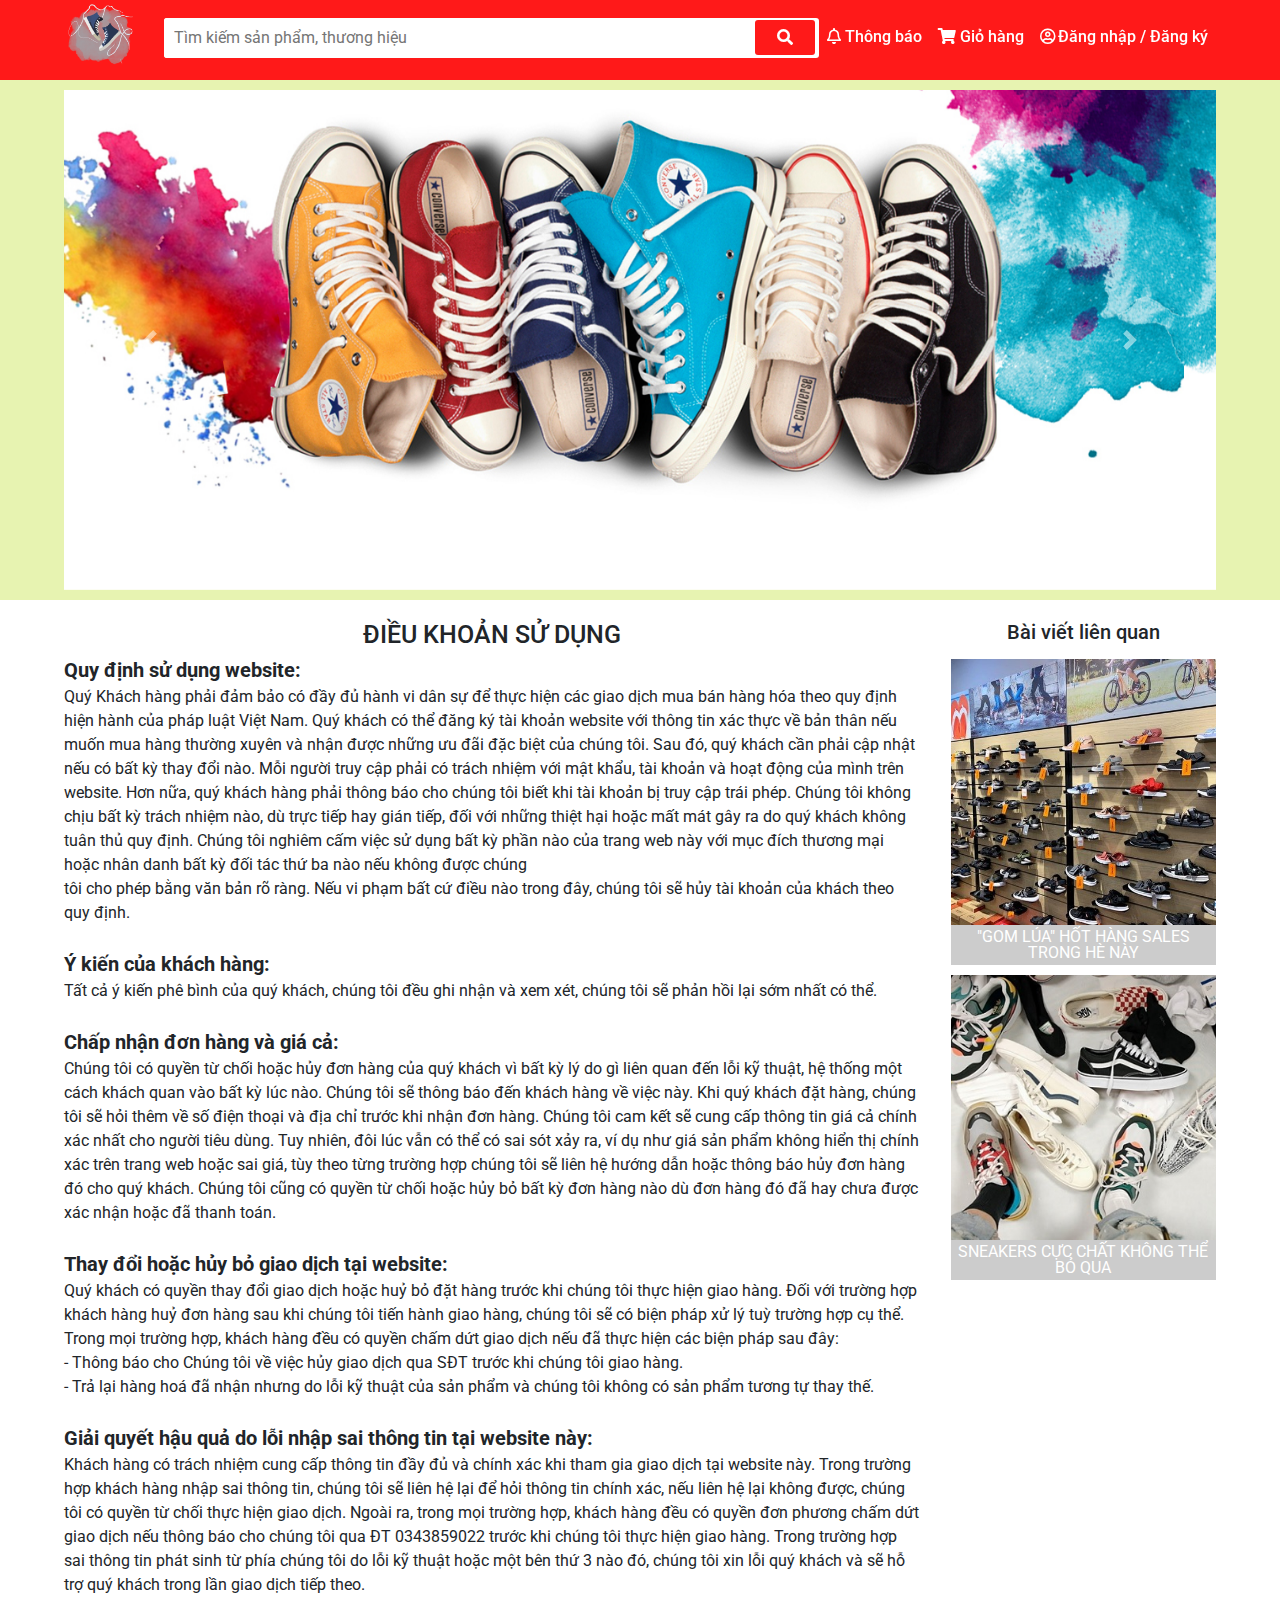
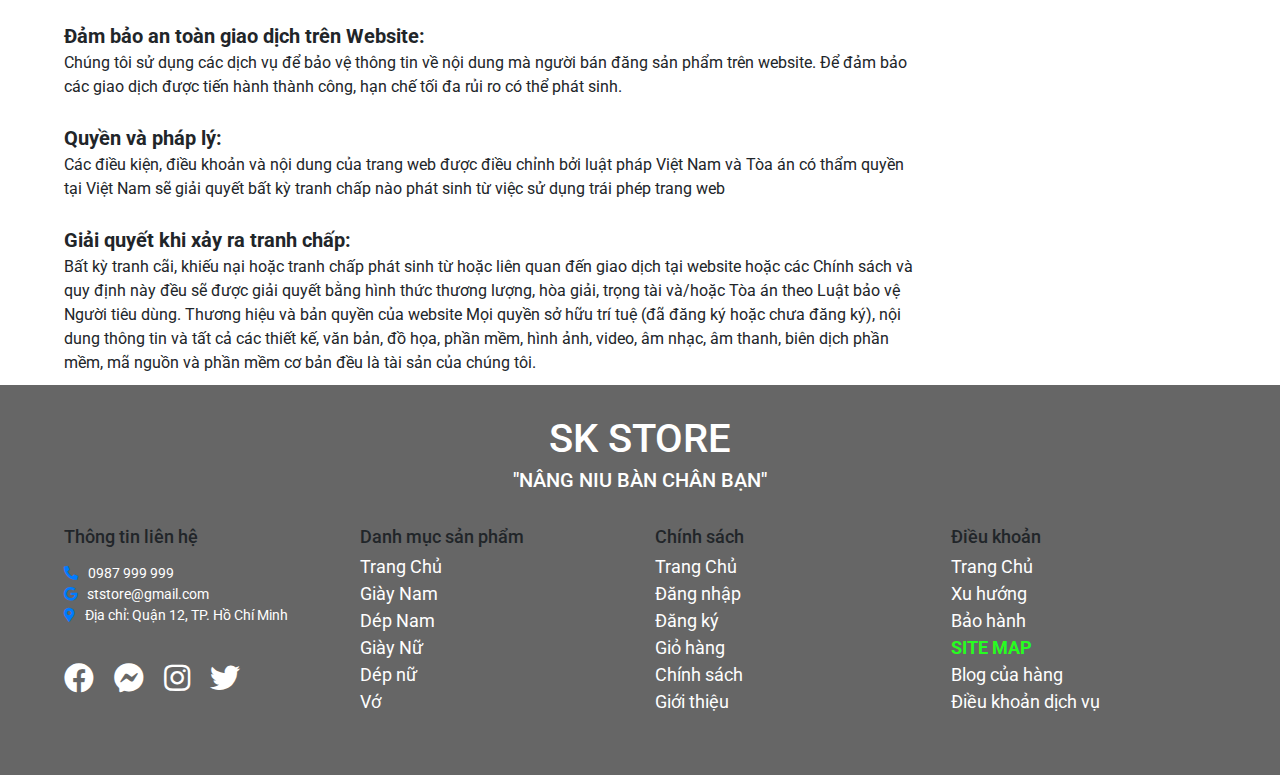
<file: webCK/vendors/html/dieukhoan.html>
<!DOCTYPE html>
<html lang="en">

<head>
    <meta charset="UTF-8">
    <meta http-equiv="X-UA-Compatible" content="IE=edge">
    <meta name="viewport" content="width=device-width, initial-scale=1.0">
    <title>Điều khoản sử dụng</title>
    <link rel="stylesheet" href="../css/base.css">
    <link rel="stylesheet" href="../css/dieukhoan.css">
    <link rel="stylesheet" href="../css/reponsive.css">

    <link rel="preconnect" href="https://fonts.gstatic.com">
    <link href="https://fonts.googleapis.com/css2?family=Roboto:wght@300;400;500;700&display=swap" rel="stylesheet">
    <link rel="stylesheet" href="/webCK/fontawesome-free-5.15.3-web/css/all.min.css">
    <link rel="stylesheet" href="/webCK/resource/css/bootstrap.min.css">
    <script src="/webCK/resource/js/jquery-3.6.0.min.js"></script>
    <script src="/webCK/resource/js/bootstrap.min.js"></script>
    <link rel="shortcut icon" href="/webCK/img/logo.png" />
    <script src="../js/user.js"></script>
</head>

<body>
    <div class="main">
        <header class="header">
            <div class="grid">
                <nav class="header-navbar">
                    <div class="header_logo">
                        <a href="/webCK/index.html"> <img src="../../img/logo.png" alt="" class="header_logo_img"></a>
                    </div>
                    <div class="header_search">
                        <input type="text" name="" id="" class="header_search-input" placeholder="Tìm kiếm sản phẩm, thương hiệu">
                        <button class="header_search-btn">
                            <i class="header_search-btn-icon fas fa-search"></i>
                         </button>
                    </div>

                    <div class="header_navbar-list">
                        <ul class="header_list">
                            <li class="header_list-item">
                                <a href="#" class="header_navbar_link"> <i class="far fa-bell"></i> <span> Thông báo</span></a>
                                <div class="header_notify">
                                    <div class="header_notify-head">
                                        <h3>Thông báo mới nhận</h3>
                                    </div>
                                    <ul class="header_notify-list">
                                        <li class="header_notify-item">
                                            <a href="" class="header_notify-link">
                                                <img src="/webCK/img/shoeman/sneaker5.jpg" alt="" class="header_notify-img">
                                                <div class="header_notify-content">
                                                    <span class="header_notify-name">Giày sneaker nam</span>
                                                    <span class="header_notify-description">Giày sneaker mà bạn đang theo dõi đang giảm giá. Hãy mua ngay  </span>
                                                </div>
                                            </a>
                                        </li>
                                        <li class="header_notify-item">
                                            <a href="" class="header_notify-link">
                                                <img src="/webCK/img/shoegirl/giày sục ny đạp gót.jpg" alt="" class="header_notify-img">
                                                <div class="header_notify-content">
                                                    <span class="header_notify-name">Giày sục NY, đạp gót</span>
                                                    <span class="header_notify-description">Bạn đã thêm vào giỏ hàng khá lâu. Hãy nhanh tay đặt hàng đi nào </span>
                                                </div>
                                            </a>
                                        </li>
                                        <li class="header_notify-item">
                                            <a href="" class="header_notify-link">
                                                <img src="/webCK/img/shoeman/sneaker5.jpg" alt="" class="header_notify-img">
                                                <div class="header_notify-content">
                                                    <span class="header_notify-name">Giày sneaker nam</span>
                                                    <span class="header_notify-description">Giày sneaker mà bạn đang theo dõi đang giảm giá. Hãy mua ngay  </span>
                                                </div>
                                            </a>
                                        </li>
                                        <li class="header_notify-item">
                                            <a href="" class="header_notify-link">
                                                <img src="/webCK/img/shoeman/sneaker5.jpg" alt="" class="header_notify-img">
                                                <div class="header_notify-content">
                                                    <span class="header_notify-name">Giày sneaker nam</span>
                                                    <span class="header_notify-description">Giày sneaker mà bạn đang theo dõi đang giảm giá. Hãy mua ngay  </span>
                                                </div>
                                            </a>
                                        </li>
                                        <li class="header_notify-item">
                                            <a href="" class="header_notify-link">
                                                <img src="/webCK/img/shoeman/depnamdinhda.jpg" alt="" class="header_notify-img">
                                                <div class="header_notify-content">
                                                    <span class="header_notify-name">Dép nam</span>
                                                    <span class="header_notify-description">Hãy nhanh tay sắm cho mình một đôi dép để đi trong mùa hè này nào nào </span>
                                                </div>
                                            </a>
                                        </li>
                                    </ul>
                                    <div class="header_notify-footer">
                                        <a href="#">Xem tất cả</a>
                                    </div>


                                </div>
                            </li>
                            <li class="header_list-item">
                                <a href="/webCK/vendors/html/giohang.html" class="header_navbar_link"> <i class="fas fa-shopping-cart"></i><span> Giỏ hàng</span></a>
                                <div class="header_cart-list">

                                    <!-- class  header_cart-list-no-cart-->
                                    <ul class=" ">
                                        <img src="/webCK/img/empty_cart.png" alt="" class="header_cart-no-cart-img">
                                        <p class="header_cart-list-p">Chưa Có Sản Phẩm</p>
                                    </ul>

                                    <h4 class="header_cart-heading">Sảm phẩm đã thêm</h4>
                                    <ul class="header_cart-list-item">
                                        <li class="header_cart-item">
                                            <img src="/webCK/img/shoeman/sport5.jpg" class="header_cart-item-img" alt="">
                                            <div class="header_cart-item-info">
                                                <div class="header_cart-item-head">
                                                    <h5 class="header_cart-item-name">Dép Nam</h5>
                                                    <div class="header_cart-item-wrap">
                                                        <span class="header_cart-item-price">200.000đ</span>
                                                        <span class="header_cart-item-tick">X</span>
                                                        <span class="header_cart-item-quantity">1</span>
                                                    </div>
                                                </div>
                                                <div class="header_cart-item-body">
                                                    <span class="header_cart-item-description">Màu: vàng</span>
                                                    <span class="header_cart-item-remove">Xóa</span>

                                                </div>

                                            </div>

                                        </li>

                                    </ul>

                                    <a href="/webCK/vendors/html/giohang.html" class="header_cart-btn-link">Xem giỏ hàng</a>
                                </div>


                            </li>
                            <li class="header_list-item header-item_sign">
                                <a href="#" class="header_navbar_link"> <i class="far fa-user-circle"></i></a>
                                <a href="/webCK/vendors/html/form.html" class="header_navbar_link" id="tenDN"><span> Đăng nhập&nbsp;/&nbsp;Đăng ký</span></a>
                                <ul class="header_navbar-user-menu">
                                    <li class="header_navbar-user-item">
                                        <a href="#">Tài khoản của tôi</a>
                                    </li>
                                    <li class="header_navbar-user-item">
                                        <a href="#">Địa chỉ của tôi</a>
                                    </li>
                                    <li class="header_navbar-user-item">
                                        <a href="#">Đơn mua của tôi</a>
                                    </li>
                                    <li class="header_navbar-user-item">
                                        <a href="#" id="DX">Đăng xuất</a>
                                    </li>
                                </ul>

                            </li>
                        </ul>
                    </div>
                </nav>
            </div>

        </header>

        <nav class="slider">
            <div id="demo" class="carousel slide slider-width" data-ride="carousel">

                <!-- Indicators -->
                <ul class="carousel-indicators">
                    <li data-target="#demo" data-slide-to="0" class="active"></li>
                    <li data-target="#demo" data-slide-to="1"></li>
                    <li data-target="#demo" data-slide-to="2"></li>
                    <li data-target="#demo" data-slide-to="3"></li>
                </ul>

                <!-- The slideshow -->
                <div class="carousel-inner">
                    <div class="carousel-item active slider-img" style="background-image: url(/webCK/img/slider-bottom-right.jpg);">
                    </div>
                    <div class="carousel-item slider-img" style="background-image: url(/webCK/img/slider-top-right.jpg);">
                    </div>
                    <div class="carousel-item slider-img" style="background-image: url(/webCK/img/slider-img.jpg);">
                    </div>
                    <div class="carousel-item slider-img" style="background-image: url(/webCK/img/slider-img1.jpg);">
                    </div>
                </div>

                <!-- Left and right controls -->
                <a class="carousel-control-prev" href="#demo" data-slide="prev">
                    <span class="carousel-control-prev-icon"></span>
                </a>
                <a class="carousel-control-next" href="#demo" data-slide="next">
                    <span class="carousel-control-next-icon"></span>
                </a>
            </div>
        </nav>


        <section class="section">
            <div class="row">
                <div class="col-xl-9">
                    <h1 class="text-center">ĐIỀU KHOẢN SỬ DỤNG</h1>
                    <p>
                        <b>  Quy định sử dụng website: </b> <br> Quý Khách hàng phải đảm bảo có đầy đủ hành vi dân sự để thực hiện các giao dịch mua bán hàng hóa theo quy định hiện hành của pháp luật Việt Nam. Quý khách có thể đăng ký tài khoản website
                        với thông tin xác thực về bản thân nếu muốn mua hàng thường xuyên và nhận được những ưu đãi đặc biệt của chúng tôi. Sau đó, quý khách cần phải cập nhật nếu có bất kỳ thay đổi nào. Mỗi người truy cập phải có trách nhiệm với mật
                        khẩu, tài khoản và hoạt động của mình trên website. Hơn nữa, quý khách hàng phải thông báo cho chúng tôi biết khi tài khoản bị truy cập trái phép. Chúng tôi không chịu bất kỳ trách nhiệm nào, dù trực tiếp hay gián tiếp, đối với
                        những thiệt hại hoặc mất mát gây ra do quý khách không tuân thủ quy định. Chúng tôi nghiêm cấm việc sử dụng bất kỳ phần nào của trang web này với mục đích thương mại hoặc nhân danh bất kỳ đối tác thứ ba nào nếu không được chúng
                        <br> tôi cho phép bằng văn bản rõ ràng. Nếu vi phạm bất cứ điều nào trong đây, chúng tôi sẽ hủy tài khoản của khách theo quy định.
                        <br> <br> <b> Ý kiến của khách hàng: </b><br> Tất cả ý kiến phê bình của quý khách, chúng tôi đều ghi nhận và xem xét, chúng tôi sẽ phản hồi lại sớm nhất có thể.
                        <br> <br><b>Chấp nhận đơn hàng và giá cả:</b> <br> Chúng tôi có quyền từ chối hoặc hủy đơn hàng của quý khách vì bất kỳ lý do gì liên quan đến lỗi kỹ thuật, hệ thống một cách khách quan vào bất kỳ lúc nào. Chúng tôi sẽ thông báo
                        đến khách hàng về việc này. Khi quý khách đặt hàng, chúng tôi sẽ hỏi thêm về số điện thoại và địa chỉ trước khi nhận đơn hàng. Chúng tôi cam kết sẽ cung cấp thông tin giá cả chính xác nhất cho người tiêu dùng. Tuy nhiên, đôi lúc
                        vẫn có thể có sai sót xảy ra, ví dụ như giá sản phẩm không hiển thị chính xác trên trang web hoặc sai giá, tùy theo từng trường hợp chúng tôi sẽ liên hệ hướng dẫn hoặc thông báo hủy đơn hàng đó cho quý khách. Chúng tôi cũng có
                        quyền từ chối hoặc hủy bỏ bất kỳ đơn hàng nào dù đơn hàng đó đã hay chưa được xác nhận hoặc đã thanh toán.
                        <br> <br> <b>Thay đổi hoặc hủy bỏ giao dịch tại website:</b> <br> Quý khách có quyền thay đổi giao dịch hoặc huỷ bỏ đặt hàng trước khi chúng tôi thực hiện giao hàng. Đối với trường hợp khách hàng huỷ đơn hàng sau khi chúng tôi
                        tiến hành giao hàng, chúng tôi sẽ có biện pháp xử lý tuỳ trường hợp cụ thể.
                        <br> Trong mọi trường hợp, khách hàng đều có quyền chấm dứt giao dịch nếu đã thực hiện các biện pháp sau đây:
                        <br> - Thông báo cho Chúng tôi về việc hủy giao dịch qua SĐT trước khi chúng tôi giao hàng.
                        <br> - Trả lại hàng hoá đã nhận nhưng do lỗi kỹ thuật của sản phẩm và chúng tôi không có sản phẩm tương tự thay thế.
                        <br> <br><b>Giải quyết hậu quả do lỗi nhập sai thông tin tại website này:</b>
                        <br> Khách hàng có trách nhiệm cung cấp thông tin đầy đủ và chính xác khi tham gia giao dịch tại website này. Trong trường hợp khách hàng nhập sai thông tin, chúng tôi sẽ liên hệ lại để hỏi thông tin chính xác, nếu liên hệ lại
                        không được, chúng tôi có quyền từ chối thực hiện giao dịch. Ngoài ra, trong mọi trường hợp, khách hàng đều có quyền đơn phương chấm dứt giao dịch nếu thông báo cho chúng tôi qua ĐT 0343859022 trước khi chúng tôi thực hiện giao
                        hàng. Trong trường hợp sai thông tin phát sinh từ phía chúng tôi do lỗi kỹ thuật hoặc một bên thứ 3 nào đó, chúng tôi xin lỗi quý khách và sẽ hỗ trợ quý khách trong lần giao dịch tiếp theo.
                        <br> <br> <b>Đảm bảo an toàn giao dịch trên Website:</b> <br> Chúng tôi sử dụng các dịch vụ để bảo vệ thông tin về nội dung mà người bán đăng sản phẩm trên website. Để đảm bảo các giao dịch được tiến hành thành công, hạn chế tối
                        đa rủi ro có thể phát sinh.
                        <br> <br> <b>Quyền và pháp lý:</b> <br> Các điều kiện, điều khoản và nội dung của trang web được điều chỉnh bởi luật pháp Việt Nam và Tòa án có thẩm quyền tại Việt Nam sẽ giải quyết bất kỳ tranh chấp nào phát sinh từ việc sử dụng
                        trái phép trang web
                        <br> <br> <b>Giải quyết khi xảy ra tranh chấp:</b> <br> Bất kỳ tranh cãi, khiếu nại hoặc tranh chấp phát sinh từ hoặc liên quan đến giao dịch tại website hoặc các Chính sách và quy định này đều sẽ được giải quyết bằng hình thức
                        thương lượng, hòa giải, trọng tài và/hoặc Tòa án theo Luật bảo vệ Người tiêu dùng. Thương hiệu và bản quyền của website Mọi quyền sở hữu trí tuệ (đã đăng ký hoặc chưa đăng ký), nội dung thông tin và tất cả các thiết kế, văn bản,
                        đồ họa, phần mềm, hình ảnh, video, âm nhạc, âm thanh, biên dịch phần mềm, mã nguồn và phần mềm cơ bản đều là tài sản của chúng tôi.




                    </p>

                </div>
                <div class="col-xl-3">
                    <h2 class="text-center">Bài viết liên quan</h2>
                    <div class="row">
                        <div class="col-12">
                            <a href="#" class="product">
                                <div class="home-product-item">
                                    <div class="home-product-item__img" style="background-image: url(../../img/cs2.jpg);"></div>
                                    <h4 class="home-product-item__name text-center">"GOM LÚA" HỐT HÀNG SALES TRONG HÈ NÀY</h4>
                                </div>
                            </a>
                            <a href="#" class="product">
                                <div class="home-product-item">
                                    <div class="home-product-item__img" style="background-image: url(../../img/nk1.jpg);"></div>
                                    <h4 class="home-product-item__name text-center">SNEAKERS CỰC CHẤT KHÔNG THỂ BỎ QUA</h4>
                                </div>
                            </a>
                        </div>
                    </div>



                </div>

            </div>


        </section>


        <footer class="footer">
            <div class="footer-store">
                <h1 class="text-center">SK STORE</h1>
                <h2 class="text-center">"NÂNG NIU BÀN CHÂN BẠN"</h2>
            </div>
            <div class="footer-info">
                <div class="row">
                    <div class="col-xl-3 col-lg-3 col-md-6 col-sm-6 col-12">
                        <h3>Thông tin liên hệ</h3>
                        <ul class="footer-list_info">
                            <li><a href="" class="footer-list_info_link"><i class="fas fa-phone-alt"></i></a>0987 999 999</li>
                            <li><a href="" class="footer-list_info_link"><i class="fab fa-google"></i></a>ststore@gmail.com</li>
                            <li><a href="" class="footer-list_info_link"><i class="fas fa-map-marker-alt"></i></a>Địa chỉ: Quận 12, TP. Hồ Chí Minh</li>
                        </ul>

                        <ul class="footer-list_social">
                            <li class="footer-list_social-item">
                                <a href="" class="footer-list_social_link"> <i class="fab fa-facebook"></i></a>
                            </li>
                            <li class="footer-list_social-item">
                                <a href="" class="footer-list_social_link"> <i class="fab fa-facebook-messenger"></i></a>
                            </li>
                            <li class="footer-list_social-item">
                                <a href="" class="footer-list_social_link"> <i class="fab fa-instagram"></i></a>
                            </li>
                            <li class="footer-list_social-item">
                                <a href="" class="footer-list_social_link"> <i class="fab fa-twitter"></i></a>
                            </li>
                        </ul>
                    </div>
                    <div class="col-xl-3 col-lg-3 col-md-6 col-sm-6 col-12">
                        <h3>Danh mục sản phẩm</h3>
                        <ul class="footer-list_product">
                            <li class="footer-list_product_item"><a href="/webCK/index.html">Trang Chủ</a></li>
                            <li class="footer-list_product_item"><a href="/webCK/index.html">Giày Nam</a></li>
                            <li class="footer-list_product_item"><a href="/webCK/index.html">Dép Nam</a></li>
                            <li class="footer-list_product_item"><a href="/webCK/index.html">Giày Nữ</a></li>
                            <li class="footer-list_product_item"><a href="/webCK/index.html">Dép nữ</a></li>
                            <li class="footer-list_product_item"><a href="/webCK/index.html">Vớ</a></li>
                        </ul>


                    </div>
                    <div class="col-xl-3 col-lg-3 col-md-6 col-sm-6 col-12">
                        <h3>Chính sách</h3>
                        <ul class="footer-list_product">
                            <li class="footer-list_product_item"><a href="/webCK/index.html">Trang Chủ</a></li>
                            <li class="footer-list_product_item"><a href="./form.html">Đăng nhập</a></li>
                            <li class="footer-list_product_item"><a href="./form.html">Đăng ký</a></li>
                            <li class="footer-list_product_item"><a href="./giohang.html">Giỏ hàng</a></li>
                            <li class="footer-list_product_item"><a href="./chinhsach.html">Chính sách</a></li>
                            <li class="footer-list_product_item"><a href="./gioithieu.html">Giới thiệu</a></li>
                        </ul>
                    </div>
                    <div class="col-xl-3 col-lg-3 col-md-6 col-sm-6 col-12">
                        <h3>Điều khoản</h3>
                        <ul class="footer-list_product">
                            <li class="footer-list_product_item"><a href="/webCK/index.html">Trang Chủ</a></li>
                            <li class="footer-list_product_item"><a href="../html/xuhuong.html">Xu hướng</a></li>
                            <li class="footer-list_product_item"><a href="./baohanh.html">Bảo hành</a></li>
                            <li class="footer-list_product_item "><a href="./sitemap.html" style="color: rgb(39, 253, 32);font-weight: 700;">SITE MAP</a></li>
                            <li class="footer-list_product_item"><a href="./blog.html">Blog của hàng</a></li>
                            <li class="footer-list_product_item"><a href="./dieukhoan.html">Điều khoản dịch vụ</a></li>
                        </ul>
                    </div>
                </div>
            </div>


        </footer>
    </div>
</body>

</html>
</file>
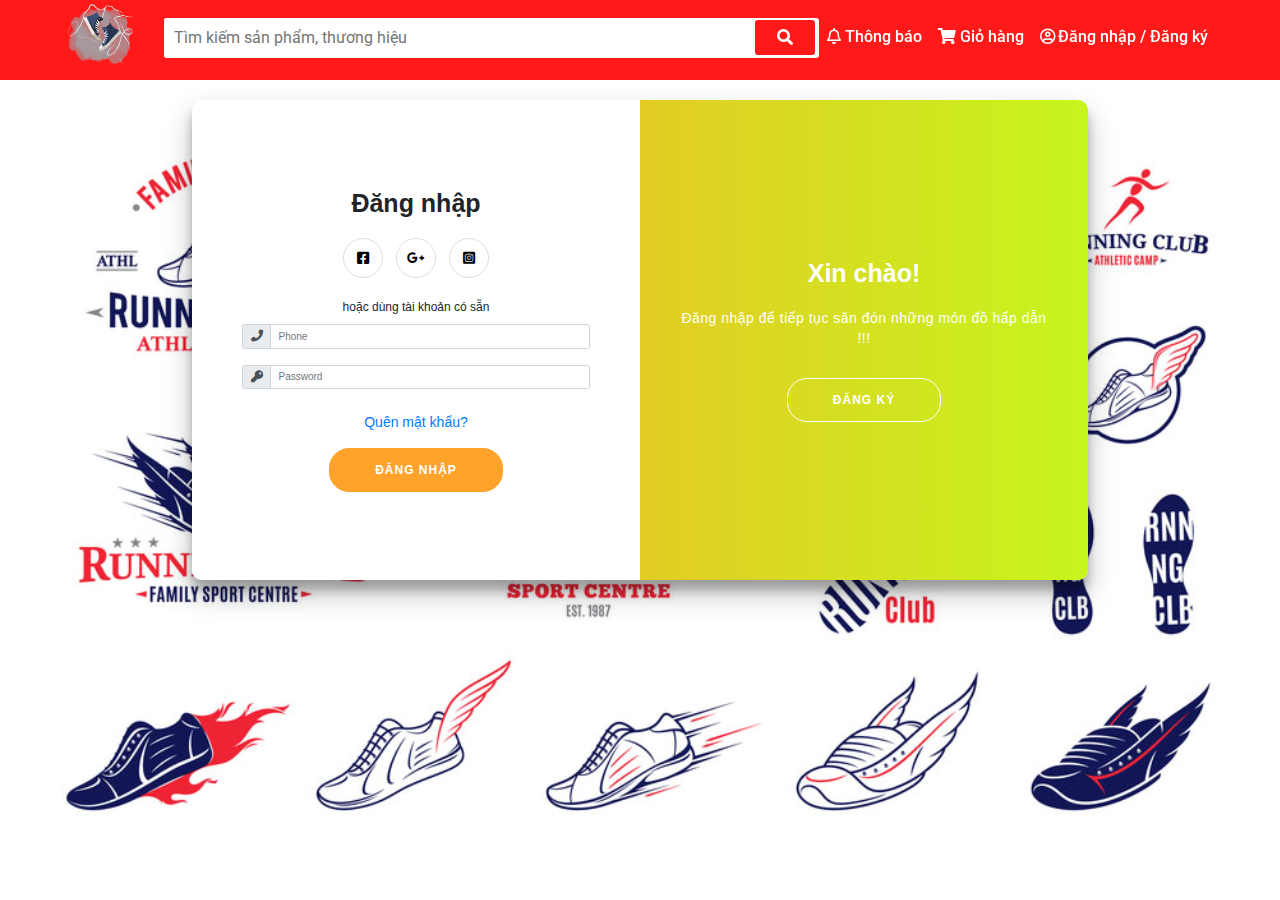
<file: webCK/vendors/html/form.html>
﻿<!DOCTYPE html>
<html lang="en">

<head>
    <meta charset="UTF-8">
    <meta http-equiv="X-UA-Compatible" content="IE=edge">
    <meta name="viewport" content="width=device-width, initial-scale=1.0">
    <title>Trang đăng nhập, đăng ký</title>
    <link rel='stylesheet' href='https://cdnjs.cloudflare.com/ajax/libs/font-awesome/5.14.0/css/all.min.css'>
    <link rel="stylesheet" href="../css/form.css">
    <link rel="stylesheet" href="../css/base.css">

    <link rel="preconnect" href="https://fonts.gstatic.com">
    <link href="https://fonts.googleapis.com/css2?family=Roboto:wght@300;400;500;700&display=swap" rel="stylesheet">
    <link rel="stylesheet" href="/webCK/fontawesome-free-5.15.3-web/css/all.min.css">

    <link rel="stylesheet" href="/webCK/resource/css/bootstrap.min.css">
    <script src="/webCK/resource/js/jquery-3.6.0.min.js"></script>
    <script src="/webCK/resource/js/bootstrap.min.js"></script>
    <script src="../js/form.js"></script>
    <link rel="shortcut icon" href="/webCK/img/logo.png" />




</head>

<body>

    <header class="header">
        <div class="grid">
            <nav class="header-navbar">
                <div class="header_logo">
                    <a href="/webCK/index.html"> <img src="/webCK/img/logo.png" alt="" class="header_logo_img"></a>
                </div>
                <div class="header_search">
                    <input type="text" name="" id="" class="header_search-input" placeholder="Tìm kiếm sản phẩm, thương hiệu">
                    <button class="header_search-btn">
                        <i class="header_search-btn-icon fas fa-search"></i>
                     </button>
                </div>

                <div class="header_navbar-list">
                    <ul class="header_list">
                        <li class="header_list-item">
                            <a href="#" class="header_navbar_link"> <i class="far fa-bell"></i> Thông báo</a>
                        </li>
                        <li class="header_list-item">
                            <a href="#" class="header_navbar_link"> <i class="fas fa-shopping-cart"></i> Giỏ hàng</a>

                        </li>
                        <li class="header_list-item">
                            <a href="#" class="header_navbar_link"> <i class="far fa-user-circle"></i></a>
                            <a href="../html/form.html" class="header_navbar_link" id="tenDN">Đăng nhập&nbsp;/&nbsp;Đăng ký</a>
                        </li>
                    </ul>
                </div>
            </nav>
        </div>

    </header>
    <div class="main">
        <section>
            <div class="container" id="container">
                <div class="form-container sign-up-container">
                    <form>
                        <h1>Tạo tài khoản</h1>
                        <div class="social-container">
                            <a href="#" class="social"><i class="fab fa-facebook-square"></i></a>
                            <a href="#" class="social"><i class="fab fa-google-plus-g"></i></a>
                            <a href="#" class="social"><i class="fab fa-instagram-square"></i></a>
                        </div>
                        <span>hoặc đăng ký tài khoản mới</span>
                        <div class="input-group mg">
                            <div class="input-group-prepend">
                                <span class="input-group-text"><i class="fa fa-user-circle"></i></span>
                            </div>
                            <input type="text" class="form-control input" placeholder="Name (Vo Dang Khoa)" onblur="kthoten()" id="txtht" />
                            <span id="outht" style="color: red;">(*)</span>
                        </div>
                        <div class="input-group mg">
                            <div class="input-group-prepend">
                                <span class="input-group-text"><i class="fa fa-phone"></i></span>
                            </div>
                            <input type="text" class="form-control input" placeholder="Phone (10số bắt đầu với 03|08|09)" onblur="ktsdt()" id="txtsdt" />
                            <span id="outsdt" style="color: red;">(*)</span>
                        </div>

                        <div class="input-group mg">
                            <div class="input-group-prepend">
                                <span class="input-group-text"><i class="fa fa-key"></i></span>
                            </div>
                            <input type="password" class="form-control input" onblur="ktpass()" placeholder="Password (ít nhất 6 ký tự gồm chữ, số và ký tự đặt biệt)" id="txtpassword" />
                            <span id="outpw" style="color: red;">(*)</span>
                        </div>
                        <div class="input-group mg">
                            <div class="input-group-prepend">
                                <span class="input-group-text"><i class="fa fa-key"></i></span>
                            </div>
                            <input type="password" class="form-control input" onblur="ktpass2()" placeholder="Confirm password" id="txtpw2" />
                            <span id="outpw2" style="color: red;">(*)</span>
                        </div>

                        <button class="mt-3 button" id="btnDK">Đăng ký</button>
                    </form>
                </div>
                <div class="form-container sign-in-container">
                    <form action="../../index.html">
                        <h1>Đăng nhập</h1>
                        <div class="social-container">
                            <a href="#" class="social"><i class="fab fa-facebook-square"></i></a>
                            <a href="#" class="social"><i class="fab fa-google-plus-g"></i></a>
                            <a href="#" class="social"><i class="fab fa-instagram-square"></i></a>
                        </div>
                        <span>hoặc dùng tài khoản có sẵn</span>

                        <div class="input-group mg">
                            <div class="input-group-prepend">
                                <span class="input-group-text"><i class="fa fa-phone"></i></span>
                            </div>
                            <input type="text" class="form-control input" placeholder="Phone" id="txtsdt2" />
                        </div>

                        <div class="input-group mg">
                            <div class="input-group-prepend">
                                <span class="input-group-text"><i class="fa fa-key"></i></span>
                            </div>
                            <input type="password" class="form-control" placeholder="Password" id="txtpw" />
                        </div>
                        <a href="#">Quên mật khẩu?</a>
                        <button class="button" id="btnDN">Đăng nhập</button>
                    </form>
                </div>
                <div class="overlay-container">
                    <div class="overlay">
                        <div class="overlay-panel overlay-left">
                            <h1>Chào mừng đến với chúng tôi!</h1>
                            <p>Để đồng hành cùng chúng tôi , bạn phải có một tài khoản cá nhân !!!</p>
                            <button class="ghost" id="signIn">Đăng Nhập</button>
                        </div>
                        <div class="overlay-panel overlay-right">
                            <h1>Xin chào!</h1>
                            <p>Đăng nhập để tiếp tục săn đón những món đồ hấp dẫn !!!</p>
                            <button class="ghost" id="signUp">Đăng Ký</button>
                        </div>
                    </div>
                </div>
            </div>
        </section>

    </div>

    <script>
        const signUpButton = document.getElementById('signUp');
        const signInButton = document.getElementById('signIn');
        const container = document.getElementById('container');

        signUpButton.addEventListener('click', () => {
            container.classList.add("right-panel-active");
        });

        signInButton.addEventListener('click', () => {
            container.classList.remove("right-panel-active");
        });
        $(document).ready(function() {
            var kt = "";
            kt = localStorage.getItem('LoginSuccess');
            if (kt == 'true') {
                var acc = JSON.parse(localStorage.getItem('CurrentAccount'))
                var name = acc.name;
                $("#tenDN").html(name);
                $(".header-item_sign").hover(function() {
                        $(".header_navbar-user-menu").css({
                            "display": "block",
                            "width": "500px"
                        });
                    },
                    function() {
                        $(".header_navbar-user-menu").css("display", "none");
                    })
            } else {
                $("#tenDN").html("Đăng nhập&nbsp;/&nbsp;Đăng ký");
                $(".header-item_sign").hover(function() {
                    $(".header_navbar-user-menu").css("display", "none");
                })
            }
            // var kt = "";
            // kt = localStorage.getItem('LoginSuccess');
            // if (kt == 'true') {
            //     var acc = JSON.parse(localStorage.getItem('CurrentAccount'))
            //     var name = acc.name;
            //     $("#tenDN").html(name);
            // } else {
            //     $("#tenDN").html("Đăng nhập&nbsp;/&nbsp;Đăng ký");
            // }

            $("#btnDK").click(function() {
                if (kthoten() == false || ktsdt() == false || ktpass() == false || ktpass2() == false) {
                    alert("Thông tin chưa hợp lệ , nhập lại thông tin !!!");
                    return false;
                }
                var user = JSON.parse(localStorage.getItem('TaiKhoan'));
                var ten = $("#txtht").val();
                var sdt = $("#txtsdt").val();
                var pass = $("#txtpassword").val();
                var tk3 = {
                    name: ten,
                    phone: sdt,
                    pw: pass

                }
                user.push(tk3);
                localStorage.setItem('TaiKhoan', JSON.stringify(user));
                alert("Đăng ký thành công !");
            })

            $("#btnDN").click(function() {
                var kt = false;
                var user = JSON.parse(localStorage.getItem('TaiKhoan'));
                var sdt = "",
                    pass = "";
                sdt = $("#txtsdt2").val();
                pass = $("#txtpw").val();
                if (sdt == "" || pass == "") {
                    alert("Chưa nhập đủ thông tin đăng nhập");
                    return false;
                }
                for (var i = 0; i < user.length; i++) {
                    if (user[i].phone == sdt && user[i].pw == pass) {
                        kt = true;
                        localStorage.setItem('LoginSuccess', 'true');
                        localStorage.setItem('CurrentAccount', JSON.stringify(user[i]));
                        break;
                    }
                }
                if (kt == false) {
                    alert("Sai thông tin đăng nhập ?")
                    return false;
                } else {
                    alert("Đăng nhập thành công !!")
                }
            })
        })
    </script>
</body>

</html>
</file>
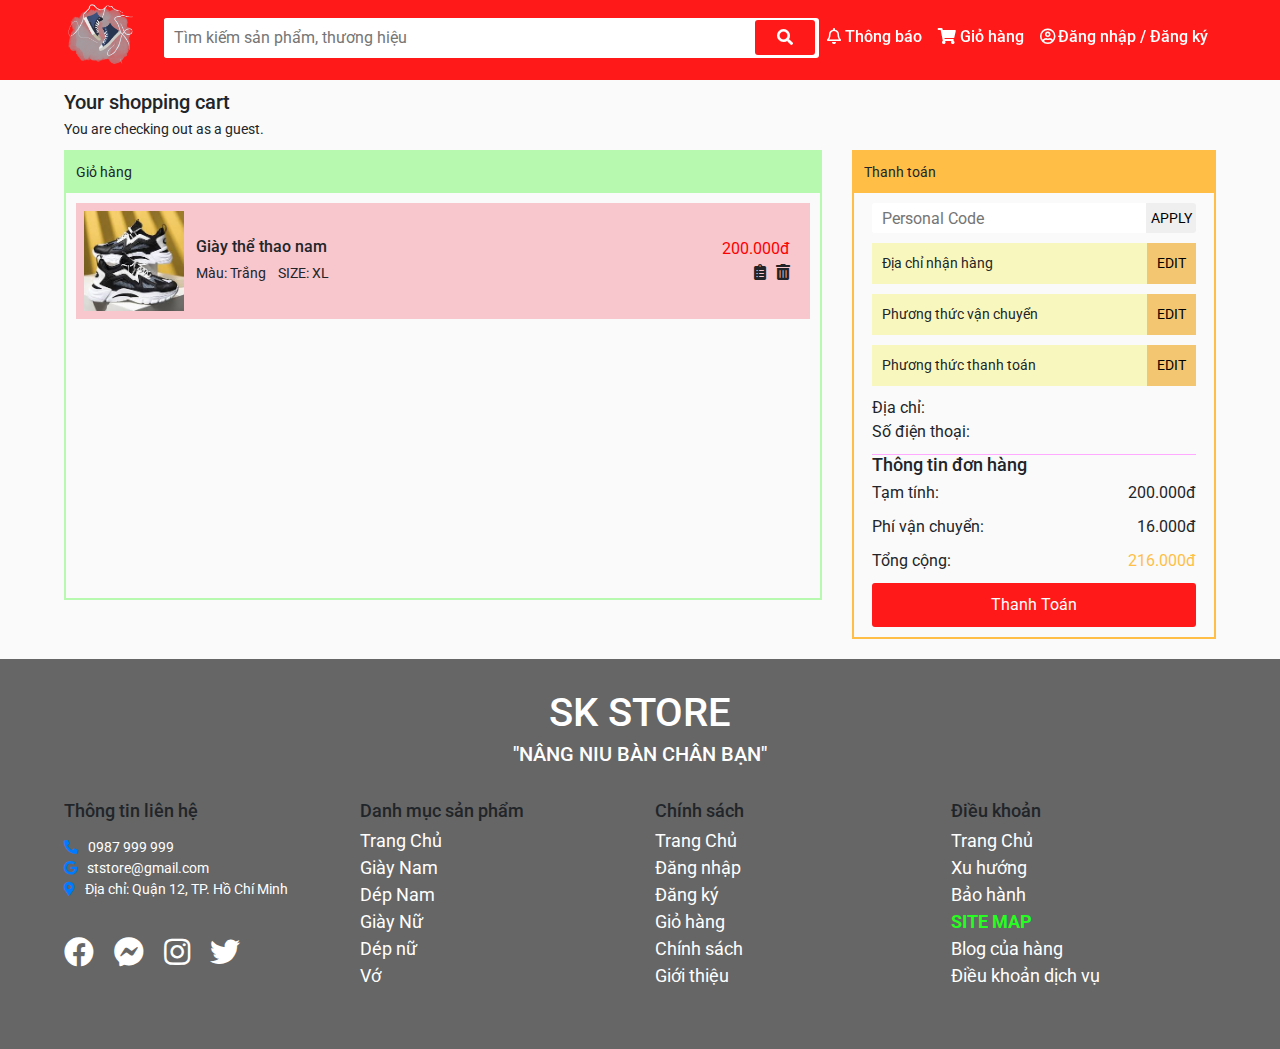
<file: webCK/vendors/html/giohang.html>
<!DOCTYPE html>
<html lang="en">

<head>
    <meta charset="UTF-8">
    <meta http-equiv="X-UA-Compatible" content="IE=edge">
    <meta name="viewport" content="width=device-width, initial-scale=1.0">
    <title>Giỏ Hàng</title>
    <link rel="stylesheet" href="../css/base.css">
    <link rel="stylesheet" href="../css/giohang.css">
    <link rel="stylesheet" href="../css/reponsive.css">

    <link rel="preconnect" href="https://fonts.gstatic.com">
    <link href="https://fonts.googleapis.com/css2?family=Roboto:wght@300;400;500;700&display=swap" rel="stylesheet">
    <link rel="stylesheet" href="/webCK/fontawesome-free-5.15.3-web/css/all.min.css">
    <link rel="stylesheet" href="/webCK/resource/css/bootstrap.min.css">
    <script src="/webCK/resource/js/jquery-3.6.0.min.js"></script>
    <script src="/webCK/resource/js/bootstrap.min.js"></script>
    <link rel="shortcut icon" href="/webCK/img/logo.png" />
    <script src="../js/giohang.js"></script>
    <script src="../js/user.js"></script>



</head>

<body>
    <div class="main">
        <header class="header">
            <div class="grid">
                <nav class="header-navbar">
                    <div class="header_logo">
                        <a href="/webCK/index.html"> <img src="../../img/logo.png" alt="" class="header_logo_img"></a>
                    </div>
                    <div class="header_search">
                        <input type="text" name="" id="" class="header_search-input" placeholder="Tìm kiếm sản phẩm, thương hiệu">
                        <button class="header_search-btn">
                            <i class="header_search-btn-icon fas fa-search"></i>
                         </button>
                    </div>

                    <div class="header_navbar-list">
                        <ul class="header_list">
                            <li class="header_list-item">
                                <a href="#" class="header_navbar_link"> <i class="far fa-bell"></i> <span> Thông báo</span></a>
                                <div class="header_notify">
                                    <div class="header_notify-head">
                                        <h3>Thông báo mới nhận</h3>
                                    </div>
                                    <ul class="header_notify-list">
                                        <li class="header_notify-item">
                                            <a href="" class="header_notify-link">
                                                <img src="/webCK/img/shoeman/sneaker5.jpg" alt="" class="header_notify-img">
                                                <div class="header_notify-content">
                                                    <span class="header_notify-name">Giày sneaker nam</span>
                                                    <span class="header_notify-description">Giày sneaker mà bạn đang theo dõi đang giảm giá. Hãy mua ngay  </span>
                                                </div>
                                            </a>
                                        </li>
                                        <li class="header_notify-item">
                                            <a href="" class="header_notify-link">
                                                <img src="/webCK/img/shoegirl/giày sục ny đạp gót.jpg" alt="" class="header_notify-img">
                                                <div class="header_notify-content">
                                                    <span class="header_notify-name">Giày sục NY, đạp gót</span>
                                                    <span class="header_notify-description">Bạn đã thêm vào giỏ hàng khá lâu. Hãy nhanh tay đặt hàng đi nào </span>
                                                </div>
                                            </a>
                                        </li>
                                        <li class="header_notify-item">
                                            <a href="" class="header_notify-link">
                                                <img src="/webCK/img/shoeman/sneaker5.jpg" alt="" class="header_notify-img">
                                                <div class="header_notify-content">
                                                    <span class="header_notify-name">Giày sneaker nam</span>
                                                    <span class="header_notify-description">Giày sneaker mà bạn đang theo dõi đang giảm giá. Hãy mua ngay  </span>
                                                </div>
                                            </a>
                                        </li>
                                        <li class="header_notify-item">
                                            <a href="" class="header_notify-link">
                                                <img src="/webCK/img/shoeman/sneaker5.jpg" alt="" class="header_notify-img">
                                                <div class="header_notify-content">
                                                    <span class="header_notify-name">Giày sneaker nam</span>
                                                    <span class="header_notify-description">Giày sneaker mà bạn đang theo dõi đang giảm giá. Hãy mua ngay  </span>
                                                </div>
                                            </a>
                                        </li>
                                        <li class="header_notify-item">
                                            <a href="" class="header_notify-link">
                                                <img src="/webCK/img/shoeman/depnamdinhda.jpg" alt="" class="header_notify-img">
                                                <div class="header_notify-content">
                                                    <span class="header_notify-name">Dép nam</span>
                                                    <span class="header_notify-description">Hãy nhanh tay sắm cho mình một đôi dép để đi trong mùa hè này nào nào </span>
                                                </div>
                                            </a>
                                        </li>
                                    </ul>
                                    <div class="header_notify-footer">
                                        <a href="#">Xem tất cả</a>
                                    </div>


                                </div>
                            </li>
                            <li class="header_list-item">
                                <a href="/webCK/vendors/html/giohang.html" class="header_navbar_link"> <i class="fas fa-shopping-cart"></i><span> Giỏ hàng</span></a>
                                <div class="header_cart-list">

                                    <!-- class  header_cart-list-no-cart-->
                                    <ul class=" ">
                                        <img src="/webCK/img/empty_cart.png" alt="" class="header_cart-no-cart-img">
                                        <p class="header_cart-list-p">Chưa Có Sản Phẩm</p>
                                    </ul>

                                    <h4 class="header_cart-heading">Sảm phẩm đã thêm</h4>
                                    <ul class="header_cart-list-item">
                                        <li class="header_cart-item">
                                            <img src="/webCK/img/shoeman/sport5.jpg" class="header_cart-item-img" alt="">
                                            <div class="header_cart-item-info">
                                                <div class="header_cart-item-head">
                                                    <h5 class="header_cart-item-name">Dép Nam</h5>
                                                    <div class="header_cart-item-wrap">
                                                        <span class="header_cart-item-price">200.000đ</span>
                                                        <span class="header_cart-item-tick">X</span>
                                                        <span class="header_cart-item-quantity">1</span>
                                                    </div>
                                                </div>
                                                <div class="header_cart-item-body">
                                                    <span class="header_cart-item-description">Màu: vàng</span>
                                                    <span class="header_cart-item-remove">Xóa</span>

                                                </div>

                                            </div>

                                        </li>

                                    </ul>

                                    <a href="/webCK/vendors/html/giohang.html" class="header_cart-btn-link">Xem giỏ hàng</a>
                                </div>


                            </li>
                            <li class="header_list-item header-item_sign">
                                <a href="#" class="header_navbar_link"> <i class="far fa-user-circle"></i></a>
                                <a href="/webCK/vendors/html/form.html" class="header_navbar_link" id="tenDN"><span> Đăng nhập&nbsp;/&nbsp;Đăng ký</span></a>
                                <ul class="header_navbar-user-menu">
                                    <li class="header_navbar-user-item">
                                        <a href="#">Tài khoản của tôi</a>
                                    </li>
                                    <li class="header_navbar-user-item">
                                        <a href="#">Địa chỉ của tôi</a>
                                    </li>
                                    <li class="header_navbar-user-item">
                                        <a href="#">Đơn mua của tôi</a>
                                    </li>
                                    <li class="header_navbar-user-item">
                                        <a href="#" id="DX">Đăng xuất</a>
                                    </li>
                                </ul>

                            </li>
                        </ul>
                    </div>
                </nav>
            </div>

        </header>

        <section class="section">
            <div class="section-home">
                <h2>Your shopping cart</h2>
                <p class="section-text">You are checking out as a guest.</p>
                <div class="row">
                    <div class="col-xl-8 col-xg-8 col-sm-12 col-md-6 col-12">
                        <div class="section-product">
                            <div class="section-product_text">Giỏ hàng</div>
                            <div class="section-product_div">
                                <ul class="section-product_list">
                                    <li class="section-product_item">
                                        <img src="/webCK/img/shoeman/sport5.jpg" alt="" class="section-product_img">
                                        <div class="section-product_info">
                                            <div class="section-product_item-head">
                                                <h5 class="section-product_item_name">Giày thể thao nam</h5>
                                                <span class="section-product_item_price">200.000đ</span>
                                            </div>
                                            <div class="section-product_item-body">
                                                <div class="section-product_item_type">
                                                    <span class="section-product_item_color">Màu: Trắng</span>
                                                    <span class="section-product_item_size">SIZE: XL</span>
                                                </div>
                                                <div class="section-product_item_edit">
                                                    <a class="section-product_item_repair"><i class="fas fa-clipboard-list"></i> </a>
                                                    <a class="section-product_item_remove"><i class="fas fa-trash-alt"></i></a>
                                                </div>

                                            </div>
                                        </div>
                                    </li>
                                </ul>
                            </div>

                        </div>
                    </div>
                    <div class="col-xl-4 col-xg-4 col-sm-12 col-md-6 col-12">
                        <ul class="section-list">
                            <li class="section-list_item section-list_item_pay">
                                <div class="section-list_item_flex section-list-flex">
                                    <span class="section-list_item_text">Thanh toán</span>
                                </div>
                                <div class="section-list_item_width">
                                    <div class="section-pay ">
                                        <input type="text" placeholder="Personal Code" name="" id="" class="section-pay_inp">
                                        <button class="section-pay_btn">APPLY</button>

                                    </div>
                                    <div class="section-list_item_flex">
                                        <span class="section-list_item_text"> Địa chỉ nhận hàng</span>
                                        <button class="section-list_item_btn" data-target="#Modaladdress" data-toggle="modal">EDIT</button>

                                    </div>
                                    <div class="section-list_item_flex">
                                        <span class="section-list_item_text">Phương thức vận chuyển</span>
                                        <button class="section-list_item_btn" data-toggle="modal" data-target="#Shipmethod">EDIT</button>
                                    </div>
                                    <div class="section-list_item_flex">
                                        <span class="section-list_item_text">Phương thức thanh toán</span>
                                        <button class="section-list_item_btn" data-toggle="modal" data-target="#Paymethod">EDIT</button>
                                    </div>
                                    <div class="section-item_address">
                                        <div class="section-address">Địa chỉ: </div>
                                        <div class="section-phone">Số điện thoại:</div>

                                    </div>

                                </div>
                            </li>

                            <li class="section-list_item">
                                <div class="section-list_sumprice">
                                    <h3>Thông tin đơn hàng</h3>
                                    <p class="section-list_sumprice_text">Tạm tính: <span class="section-item_price">200.000đ</span></p>
                                    <p class="section-list_sumprice_text">Phí vận chuyển: <span class="section-item_ship">16.000đ</span></p>
                                    <p class="section-list_sumprice_text">Tổng cộng: <span class="section-item_sum">216.000đ</span> </p>
                                    <button class="section-list_payment">Thanh Toán</button>
                                </div>
                            </li>


                        </ul>
                    </div>

                </div>

            </div>


        </section>


        <footer class="footer">
            <div class="footer-store">
                <h1 class="text-center">SK STORE</h1>
                <h2 class="text-center">"NÂNG NIU BÀN CHÂN BẠN"</h2>
            </div>
            <div class="footer-info">
                <div class="row">
                    <div class="col-xl-3 col-lg-3 col-md-6 col-sm-6 col-12">
                        <h3>Thông tin liên hệ</h3>
                        <ul class="footer-list_info">
                            <li><a href="" class="footer-list_info_link"><i class="fas fa-phone-alt"></i></a>0987 999 999</li>
                            <li><a href="" class="footer-list_info_link"><i class="fab fa-google"></i></a>ststore@gmail.com</li>
                            <li><a href="" class="footer-list_info_link"><i class="fas fa-map-marker-alt"></i></a>Địa chỉ: Quận 12, TP. Hồ Chí Minh</li>
                        </ul>

                        <ul class="footer-list_social">
                            <li class="footer-list_social-item">
                                <a href="" class="footer-list_social_link"> <i class="fab fa-facebook"></i></a>
                            </li>
                            <li class="footer-list_social-item">
                                <a href="" class="footer-list_social_link"> <i class="fab fa-facebook-messenger"></i></a>
                            </li>
                            <li class="footer-list_social-item">
                                <a href="" class="footer-list_social_link"> <i class="fab fa-instagram"></i></a>
                            </li>
                            <li class="footer-list_social-item">
                                <a href="" class="footer-list_social_link"> <i class="fab fa-twitter"></i></a>
                            </li>
                        </ul>
                    </div>
                    <div class="col-xl-3 col-lg-3 col-md-6 col-sm-6 col-12">
                        <h3>Danh mục sản phẩm</h3>
                        <ul class="footer-list_product">
                            <li class="footer-list_product_item"><a href="/webCK/index.html">Trang Chủ</a></li>
                            <li class="footer-list_product_item"><a href="/webCK/index.html">Giày Nam</a></li>
                            <li class="footer-list_product_item"><a href="/webCK/index.html">Dép Nam</a></li>
                            <li class="footer-list_product_item"><a href="/webCK/index.html">Giày Nữ</a></li>
                            <li class="footer-list_product_item"><a href="/webCK/index.html">Dép nữ</a></li>
                            <li class="footer-list_product_item"><a href="/webCK/index.html">Vớ</a></li>
                        </ul>


                    </div>
                    <div class="col-xl-3 col-lg-3 col-md-6 col-sm-6 col-12">
                        <h3>Chính sách</h3>
                        <ul class="footer-list_product">
                            <li class="footer-list_product_item"><a href="/webCK/index.html">Trang Chủ</a></li>
                            <li class="footer-list_product_item"><a href="./form.html">Đăng nhập</a></li>
                            <li class="footer-list_product_item"><a href="./form.html">Đăng ký</a></li>
                            <li class="footer-list_product_item"><a href="./giohang.html">Giỏ hàng</a></li>
                            <li class="footer-list_product_item"><a href="./chinhsach.html">Chính sách</a></li>
                            <li class="footer-list_product_item"><a href="./gioithieu.html">Giới thiệu</a></li>
                        </ul>
                    </div>
                    <div class="col-xl-3 col-lg-3 col-md-6 col-sm-6 col-12">
                        <h3>Điều khoản</h3>
                        <ul class="footer-list_product">
                            <li class="footer-list_product_item"><a href="/webCK/index.html">Trang Chủ</a></li>
                            <li class="footer-list_product_item"><a href="../html/xuhuong.html">Xu hướng</a></li>
                            <li class="footer-list_product_item"><a href="./baohanh.html">Bảo hành</a></li>
                            <li class="footer-list_product_item "><a href="./sitemap.html" style="color: rgb(39, 253, 32);font-weight: 700;">SITE MAP</a></li>
                            <li class="footer-list_product_item"><a href="./blog.html">Blog của hàng</a></li>
                            <li class="footer-list_product_item"><a href="./dieukhoan.html">Điều khoản dịch vụ</a></li>
                        </ul>
                    </div>
                </div>
            </div>


        </footer>
    </div>


    <!-- --------------------------Modal address------------------------------- -->



    <div class="modal fade" id="Modaladdress">
        <div class="modal-dialog">
            <div id="modal">
                <div class="modal-content">

                    <!-- Modal Header -->
                    <div class="modal-header">
                        <h4 class="modal-title">Thông tin của bạn</h4>
                        <button type="button" class="close" data-dismiss="modal">&times;</button>
                    </div>

                    <!-- Modal body -->
                    <div class="modal-body">
                        <form action="" class="form-group">
                            <div class="row">
                                <div class="col-xl-4">
                                    <label for="" class="form-label">Số điện thoại: </label>
                                </div>
                                <div class="col-xl-8">
                                    <input type="number" name="" id="txtsdt" class="form-control">
                                </div>
                            </div>
                            <br>
                            <div class="row">
                                <div class="col-xl-4">
                                    <label for="" class="form-label">Số nhà: </label>
                                </div>
                                <div class="col-xl-8">
                                    <input type="text" name="" id="txthome" class="form-control">
                                </div>
                            </div>
                            <br>
                            <div class="row">
                                <div class="col-xl-4">
                                    <label for="" class="form-label">Đường: </label>
                                </div>
                                <div class="col-xl-8">
                                    <input type="text" name="" id="txtstreet" class="form-control">
                                </div>
                            </div>
                            <br>
                            <div class="row">
                                <div class="col-xl-4">
                                    <label for="" class="form-label">Xã/Phường:  </label>
                                </div>
                                <div class="col-xl-8">
                                    <input type="text" name="" id="txtvil" class="form-control">
                                </div>
                            </div>
                            <br>
                            <div class="row">
                                <div class="col-xl-4">
                                    <label for="" class="form-label">Quận/Huyện: </label>
                                </div>
                                <div class="col-xl-8">
                                    <input type="text" name="" id="txtdis" class="form-control">
                                </div>
                            </div>
                            <br>
                            <div class="row">
                                <div class="col-xl-4">
                                    <label for="" class="form-label">Tỉnh/Thành Phố</label>
                                </div>
                                <div class="col-xl-8">
                                    <input type="text" name="" id="txtpro" class="form-control">
                                </div>
                            </div>

                        </form>
                    </div>

                    <div class="modal-footer">
                        <button class="col-xl-12 btn-save" data-dismiss="modal">Lưu</button>

                    </div>


                </div>
            </div>
        </div>

    </div>

    <!-- ----------------------Modal Shipmethod-------------------------------- -->

    <div class="modal fade" id="Shipmethod">
        <div class="modal-dialog">

            <div class="modal-content" style="margin: 0;">

                <!-- Modal Header -->
                <div class="modal-header " style="margin: 0;">
                    <h4 class=" modal-title " style="font-size: 1.6rem; ">Phương thức vận chuyển</h4>
                    <button type="button " class="close " data-dismiss="modal">&times;</button>
                </div>

                <!-- Modal body -->
                <div class="modal-body ">
                    <div class="methodpay">
                        <div class="methodship ">
                            <span> <i class="fas fa-shipping-fast"></i></span>
                            <p style="font-size: 1.6rem;margin: 5px; ">Vận chuyển nhanh</p>
                        </div>
                        <div class="methodship ">
                            <span><i class="fas fa-truck"></i></span>
                            <p style="font-size: 1.6rem;margin: 5px; ">Vận chuyển thường</p>
                        </div>

                    </div>


                </div>

                <div class="modal-footer " style="margin: 0;">
                    <button class="col-12 btn-save_pay" data-dismiss="modal " style="margin: 0;height: 40px;font-size: 1.6rem;">Lưu</button>

                </div>


            </div>
        </div>

    </div>

    <!-- -----------------------Modal Paymethod------------------------------ -->


    <div class="modal fade" id="Paymethod">
        <div class="modal-dialog">

            <div class="modal-content" style="margin: 0;">

                <!-- Modal Header -->
                <div class="modal-header " style="margin: 0;">
                    <h4 class=" modal-title " style="font-size: 1.6rem; ">Phương Thức thanh toán</h4>
                    <button type="button " class="close " data-dismiss="modal">&times;</button>
                </div>

                <!-- Modal body -->
                <div class="modal-body ">
                    <div class="shipmethod ">
                        <div class="paymethod ">
                            <span> <i class="far fa-credit-card "></i></span>
                            <p style="font-size: 1.6rem;margin: 5px; ">Thanh toán bằng thẻ tín dụng</p>
                        </div>
                        <div class="paymethod ">
                            <span><i class="fas fa-wallet "></i></span>
                            <p style="font-size: 1.6rem;margin: 5px; ">Thanh toán bằng ví điện tử</p>
                        </div>
                        <div class="paymethod ">
                            <span>  <i class="fas fa-money-bill-wave "></i></span>
                            <p style="font-size: 1.6rem;margin: 5px; ">Thanh toán khi nhận hàng</p>
                        </div>
                    </div>


                </div>

                <div class="modal-footer " style="margin: 0;">
                    <button class="col-12 btn-save_pay" data-dismiss="modal " style="margin: 0;height: 40px;font-size: 1.6rem;">Lưu</button>

                </div>


            </div>
        </div>

    </div>




</body>

</html>
</file>
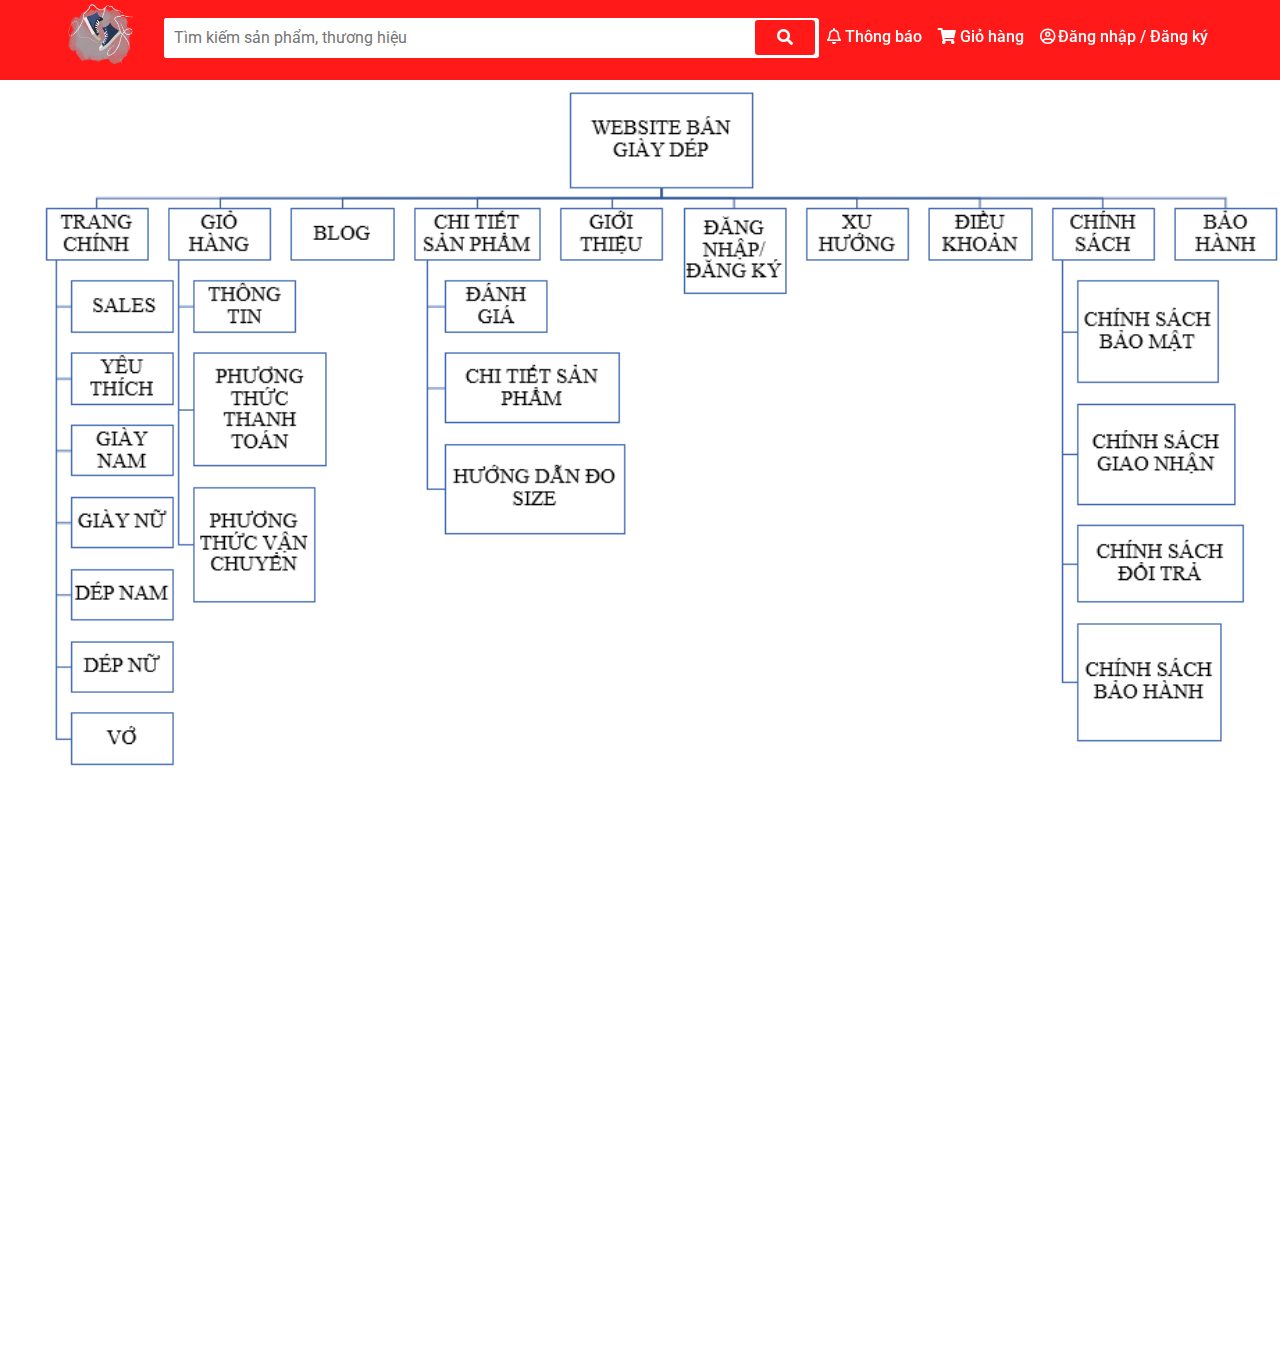
<file: webCK/vendors/html/sitemap.html>
<!DOCTYPE html>
<html lang="en">

<head>
    <meta charset="UTF-8">
    <meta http-equiv="X-UA-Compatible" content="IE=edge">
    <meta name="viewport" content="width=device-width, initial-scale=1.0">
    <title>SITE MAP</title>
    <link rel="stylesheet" href="../css/base.css">
    <link rel="stylesheet" href="../css/reponsive.css">

    <link rel="preconnect" href="https://fonts.gstatic.com">
    <link href="https://fonts.googleapis.com/css2?family=Roboto:wght@300;400;500;700&display=swap" rel="stylesheet">
    <link rel="stylesheet" href="/webCK/fontawesome-free-5.15.3-web/css/all.min.css">
    <link rel="stylesheet" href="/webCK/resource/css/bootstrap.min.css">
    <script src="/webCK/resource/js/jquery-3.6.0.min.js"></script>
    <script src="/webCK/resource/js/bootstrap.min.js"></script>
    <link rel="shortcut icon" href="/webCK/img/logo.png" />
    <script src="../js/user.js"></script>
    <style>
        .section {
            margin-top: 80px;
            background-image: url(/webCK/img/sitemap.png);
            background-size: 100%;
            background-repeat: no-repeat;
            padding-top: 100%;
        }
    </style>


</head>

<body>
    <header class="header">
        <div class="grid">
            <nav class="header-navbar">
                <div class="header_logo">
                    <a href="/webCK/index.html"> <img src="../../img/logo.png" alt="" class="header_logo_img"></a>
                </div>
                <div class="header_search">
                    <input type="text" name="" id="" class="header_search-input" placeholder="Tìm kiếm sản phẩm, thương hiệu">
                    <button class="header_search-btn">
                        <i class="header_search-btn-icon fas fa-search"></i>
                     </button>
                </div>

                <div class="header_navbar-list">
                    <ul class="header_list">
                        <li class="header_list-item">
                            <a href="#" class="header_navbar_link"> <i class="far fa-bell"></i> <span> Thông báo</span></a>
                            <div class="header_notify">
                                <div class="header_notify-head">
                                    <h3>Thông báo mới nhận</h3>
                                </div>
                                <ul class="header_notify-list">
                                    <li class="header_notify-item">
                                        <a href="" class="header_notify-link">
                                            <img src="/webCK/img/shoeman/sneaker5.jpg" alt="" class="header_notify-img">
                                            <div class="header_notify-content">
                                                <span class="header_notify-name">Giày sneaker nam</span>
                                                <span class="header_notify-description">Giày sneaker mà bạn đang theo dõi đang giảm giá. Hãy mua ngay  </span>
                                            </div>
                                        </a>
                                    </li>
                                    <li class="header_notify-item">
                                        <a href="" class="header_notify-link">
                                            <img src="/webCK/img/shoegirl/giày sục ny đạp gót.jpg" alt="" class="header_notify-img">
                                            <div class="header_notify-content">
                                                <span class="header_notify-name">Giày sục NY, đạp gót</span>
                                                <span class="header_notify-description">Bạn đã thêm vào giỏ hàng khá lâu. Hãy nhanh tay đặt hàng đi nào </span>
                                            </div>
                                        </a>
                                    </li>
                                    <li class="header_notify-item">
                                        <a href="" class="header_notify-link">
                                            <img src="/webCK/img/shoeman/sneaker5.jpg" alt="" class="header_notify-img">
                                            <div class="header_notify-content">
                                                <span class="header_notify-name">Giày sneaker nam</span>
                                                <span class="header_notify-description">Giày sneaker mà bạn đang theo dõi đang giảm giá. Hãy mua ngay  </span>
                                            </div>
                                        </a>
                                    </li>
                                    <li class="header_notify-item">
                                        <a href="" class="header_notify-link">
                                            <img src="/webCK/img/shoeman/sneaker5.jpg" alt="" class="header_notify-img">
                                            <div class="header_notify-content">
                                                <span class="header_notify-name">Giày sneaker nam</span>
                                                <span class="header_notify-description">Giày sneaker mà bạn đang theo dõi đang giảm giá. Hãy mua ngay  </span>
                                            </div>
                                        </a>
                                    </li>
                                    <li class="header_notify-item">
                                        <a href="" class="header_notify-link">
                                            <img src="/webCK/img/shoeman/depnamdinhda.jpg" alt="" class="header_notify-img">
                                            <div class="header_notify-content">
                                                <span class="header_notify-name">Dép nam</span>
                                                <span class="header_notify-description">Hãy nhanh tay sắm cho mình một đôi dép để đi trong mùa hè này nào nào </span>
                                            </div>
                                        </a>
                                    </li>
                                </ul>
                                <div class="header_notify-footer">
                                    <a href="#">Xem tất cả</a>
                                </div>


                            </div>
                        </li>
                        <li class="header_list-item">
                            <a href="/webCK/vendors/html/giohang.html" class="header_navbar_link"> <i class="fas fa-shopping-cart"></i><span> Giỏ hàng</span></a>
                            <div class="header_cart-list">

                                <!-- class  header_cart-list-no-cart-->
                                <ul class=" ">
                                    <img src="/webCK/img/empty_cart.png" alt="" class="header_cart-no-cart-img">
                                    <p class="header_cart-list-p">Chưa Có Sản Phẩm</p>
                                </ul>

                                <h4 class="header_cart-heading">Sảm phẩm đã thêm</h4>
                                <ul class="header_cart-list-item">
                                    <li class="header_cart-item">
                                        <img src="/webCK/img/shoeman/sport5.jpg" class="header_cart-item-img" alt="">
                                        <div class="header_cart-item-info">
                                            <div class="header_cart-item-head">
                                                <h5 class="header_cart-item-name">Dép Nam</h5>
                                                <div class="header_cart-item-wrap">
                                                    <span class="header_cart-item-price">200.000đ</span>
                                                    <span class="header_cart-item-tick">X</span>
                                                    <span class="header_cart-item-quantity">1</span>
                                                </div>
                                            </div>
                                            <div class="header_cart-item-body">
                                                <span class="header_cart-item-description">Màu: vàng</span>
                                                <span class="header_cart-item-remove">Xóa</span>

                                            </div>

                                        </div>

                                    </li>

                                </ul>

                                <a href="/webCK/vendors/html/giohang.html" class="header_cart-btn-link">Xem giỏ hàng</a>
                            </div>


                        </li>
                        <li class="header_list-item header-item_sign">
                            <a href="#" class="header_navbar_link"> <i class="far fa-user-circle"></i></a>
                            <a href="/webCK/vendors/html/form.html" class="header_navbar_link" id="tenDN"><span> Đăng nhập&nbsp;/&nbsp;Đăng ký</span></a>
                            <ul class="header_navbar-user-menu">
                                <li class="header_navbar-user-item">
                                    <a href="#">Tài khoản của tôi</a>
                                </li>
                                <li class="header_navbar-user-item">
                                    <a href="#">Địa chỉ của tôi</a>
                                </li>
                                <li class="header_navbar-user-item">
                                    <a href="#">Đơn mua của tôi</a>
                                </li>
                                <li class="header_navbar-user-item">
                                    <a href="#" id="DX">Đăng xuất</a>
                                </li>
                            </ul>

                        </li>
                    </ul>
                </div>
            </nav>
        </div>

    </header>
    <div class="section">

    </div>
</body>

</html>
</file>
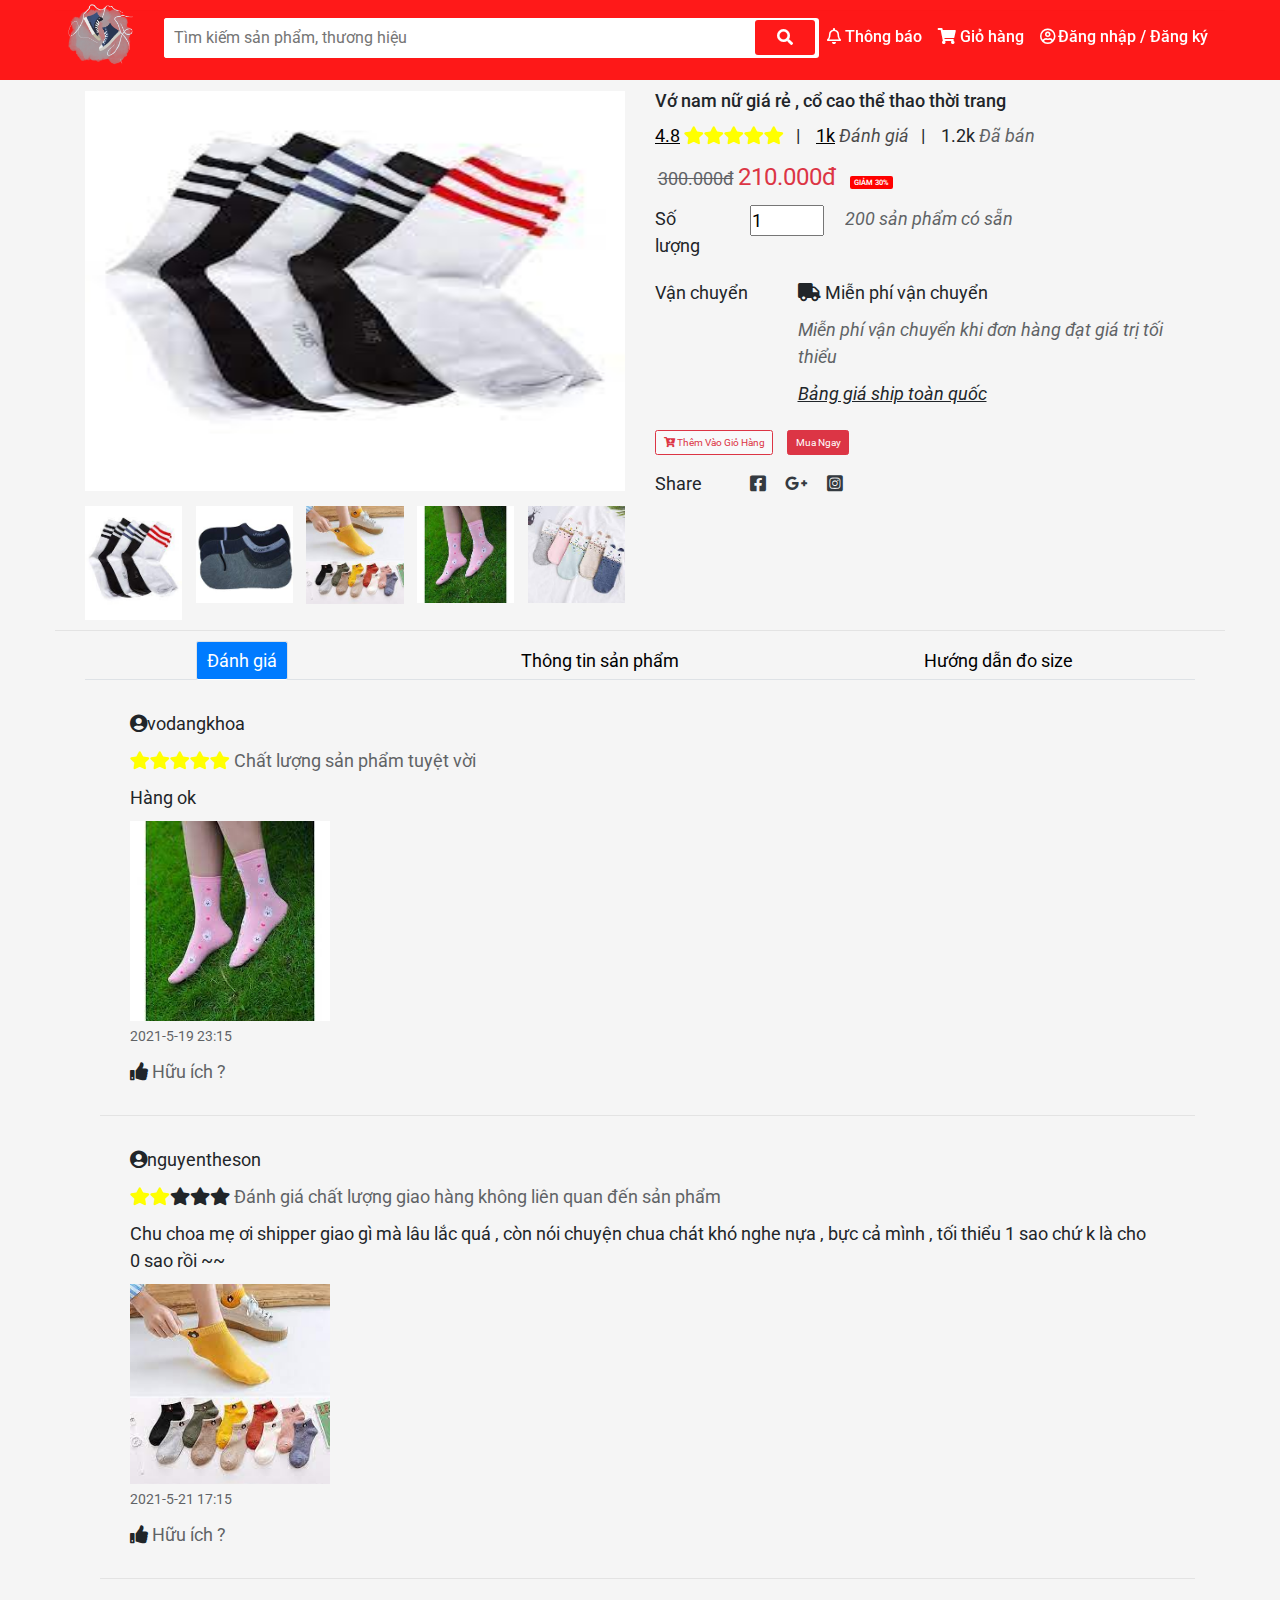
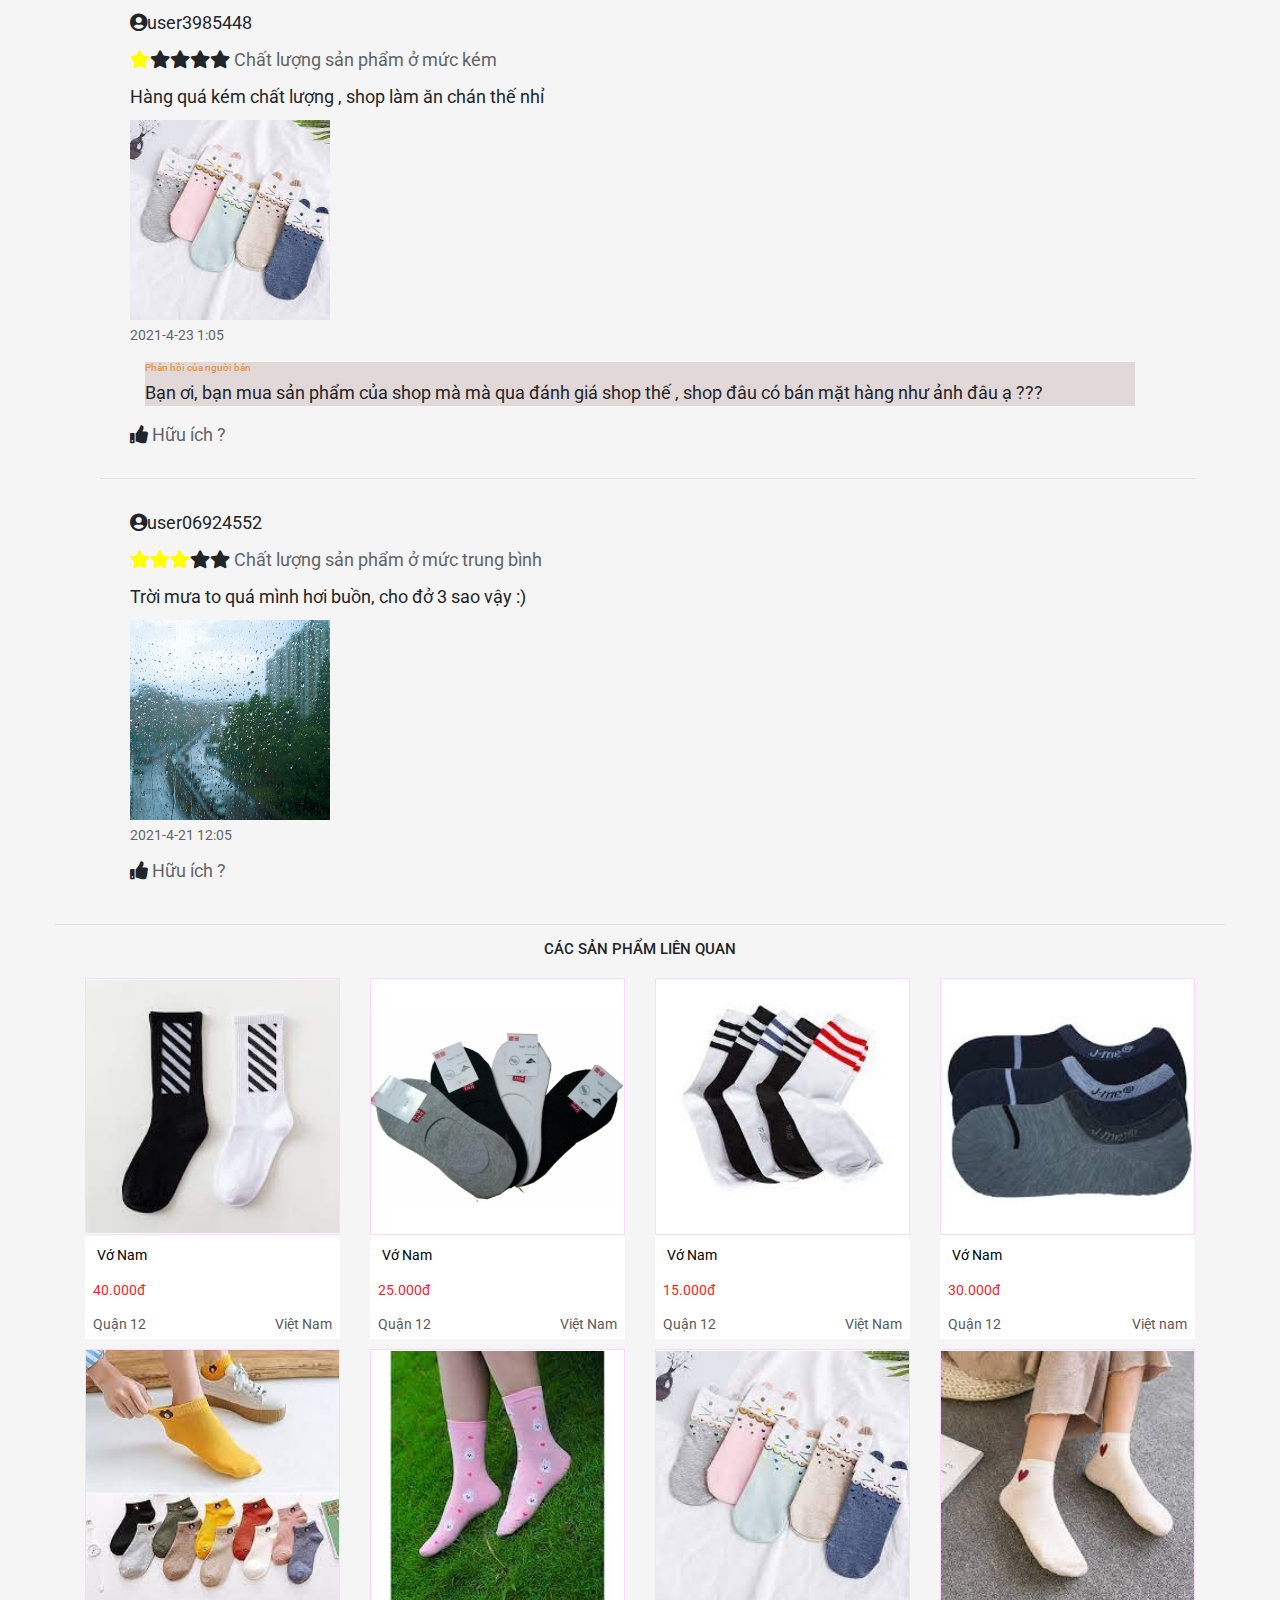
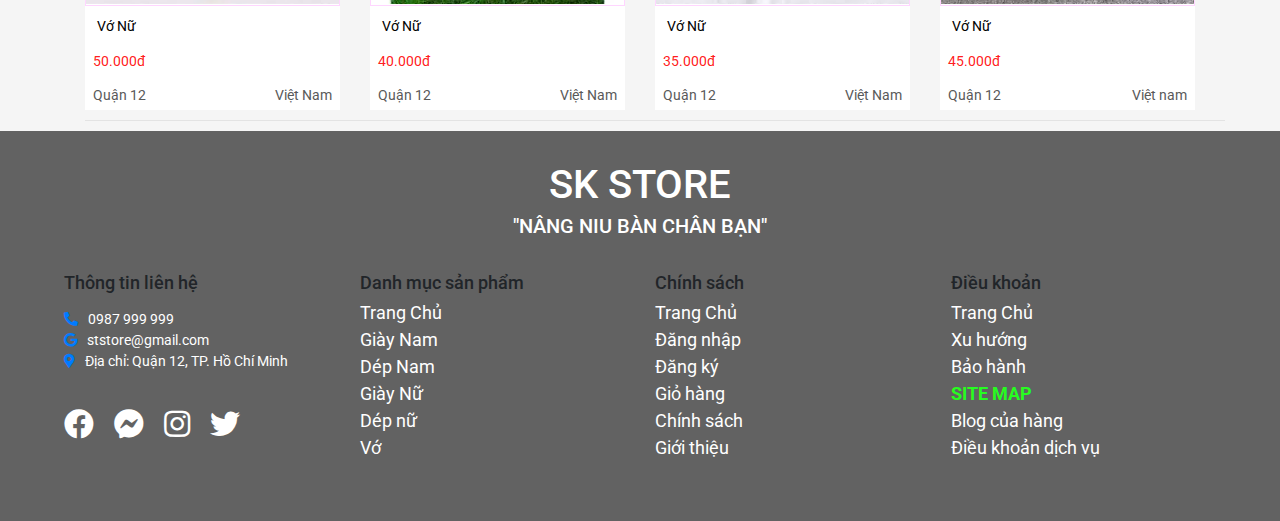
<file: webCK/vendors/html/vo.html>
<!DOCTYPE html>
<html lang="en">

<head>
    <meta charset="UTF-8">
    <meta http-equiv="X-UA-Compatible" content="IE=edge">
    <meta name="viewport" content="width=device-width, initial-scale=1.0">
    <link rel="stylesheet" href="../css/base.css">
    <link rel="stylesheet" href="../css/chitietdonhang.css">
    <link rel="stylesheet" href="../css/reponsive.css">
    <link rel="preconnect" href="https://fonts.gstatic.com">
    <link href="https://fonts.googleapis.com/css2?family=Roboto:wght@300;400;500;700&display=swap" rel="stylesheet">
    <link rel="stylesheet" href="/webCK/fontawesome-free-5.15.3-web/css/all.min.css">
    <link rel="stylesheet" href="/webCK/resource/css/bootstrap.min.css">
    <script src="/webCK/resource/js/jquery-3.6.0.min.js"></script>
    <script src="/webCK/resource/js/bootstrap.min.js"></script>
    <link rel="shortcut icon" href="/webCK/img/logo.png" />
    <title>ST STORE</title>
    <script src="../js/user.js"></script>
</head>

<body>
    <div class="main">
        <header class="header">
            <div class="grid">
                <nav class="header-navbar">
                    <div class="header_logo">
                        <a href="/webCK/index.html"> <img src="../../img/logo.png" alt="" class="header_logo_img"></a>
                    </div>
                    <div class="header_search">
                        <input type="text" name="" id="" class="header_search-input" placeholder="Tìm kiếm sản phẩm, thương hiệu">
                        <button class="header_search-btn">
                            <i class="header_search-btn-icon fas fa-search"></i>
                         </button>
                    </div>

                    <div class="header_navbar-list">
                        <ul class="header_list">
                            <li class="header_list-item">
                                <a href="#" class="header_navbar_link"> <i class="far fa-bell"></i> <span> Thông báo</span></a>
                                <div class="header_notify">
                                    <div class="header_notify-head">
                                        <h3>Thông báo mới nhận</h3>
                                    </div>
                                    <ul class="header_notify-list">
                                        <li class="header_notify-item">
                                            <a href="" class="header_notify-link">
                                                <img src="/webCK/img/shoeman/sneaker5.jpg" alt="" class="header_notify-img">
                                                <div class="header_notify-content">
                                                    <span class="header_notify-name">Giày sneaker nam</span>
                                                    <span class="header_notify-description">Giày sneaker mà bạn đang theo dõi đang giảm giá. Hãy mua ngay  </span>
                                                </div>
                                            </a>
                                        </li>
                                        <li class="header_notify-item">
                                            <a href="" class="header_notify-link">
                                                <img src="/webCK/img/shoegirl/giày sục ny đạp gót.jpg" alt="" class="header_notify-img">
                                                <div class="header_notify-content">
                                                    <span class="header_notify-name">Giày sục NY, đạp gót</span>
                                                    <span class="header_notify-description">Bạn đã thêm vào giỏ hàng khá lâu. Hãy nhanh tay đặt hàng đi nào </span>
                                                </div>
                                            </a>
                                        </li>
                                        <li class="header_notify-item">
                                            <a href="" class="header_notify-link">
                                                <img src="/webCK/img/shoeman/sneaker5.jpg" alt="" class="header_notify-img">
                                                <div class="header_notify-content">
                                                    <span class="header_notify-name">Giày sneaker nam</span>
                                                    <span class="header_notify-description">Giày sneaker mà bạn đang theo dõi đang giảm giá. Hãy mua ngay  </span>
                                                </div>
                                            </a>
                                        </li>
                                        <li class="header_notify-item">
                                            <a href="" class="header_notify-link">
                                                <img src="/webCK/img/shoeman/sneaker5.jpg" alt="" class="header_notify-img">
                                                <div class="header_notify-content">
                                                    <span class="header_notify-name">Giày sneaker nam</span>
                                                    <span class="header_notify-description">Giày sneaker mà bạn đang theo dõi đang giảm giá. Hãy mua ngay  </span>
                                                </div>
                                            </a>
                                        </li>
                                        <li class="header_notify-item">
                                            <a href="" class="header_notify-link">
                                                <img src="/webCK/img/shoeman/depnamdinhda.jpg" alt="" class="header_notify-img">
                                                <div class="header_notify-content">
                                                    <span class="header_notify-name">Dép nam</span>
                                                    <span class="header_notify-description">Hãy nhanh tay sắm cho mình một đôi dép để đi trong mùa hè này nào nào </span>
                                                </div>
                                            </a>
                                        </li>
                                    </ul>
                                    <div class="header_notify-footer">
                                        <a href="#">Xem tất cả</a>
                                    </div>


                                </div>
                            </li>
                            <li class="header_list-item">
                                <a href="/webCK/vendors/html/giohang.html" class="header_navbar_link"> <i class="fas fa-shopping-cart"></i><span> Giỏ hàng</span></a>
                                <div class="header_cart-list">

                                    <!-- class  header_cart-list-no-cart-->
                                    <ul class=" ">
                                        <img src="/webCK/img/empty_cart.png" alt="" class="header_cart-no-cart-img">
                                        <p class="header_cart-list-p">Chưa Có Sản Phẩm</p>
                                    </ul>

                                    <h4 class="header_cart-heading">Sảm phẩm đã thêm</h4>
                                    <ul class="header_cart-list-item">
                                        <li class="header_cart-item">
                                            <img src="/webCK/img/shoeman/sport5.jpg" class="header_cart-item-img" alt="">
                                            <div class="header_cart-item-info">
                                                <div class="header_cart-item-head">
                                                    <h5 class="header_cart-item-name">Dép Nam</h5>
                                                    <div class="header_cart-item-wrap">
                                                        <span class="header_cart-item-price">200.000đ</span>
                                                        <span class="header_cart-item-tick">X</span>
                                                        <span class="header_cart-item-quantity">1</span>
                                                    </div>
                                                </div>
                                                <div class="header_cart-item-body">
                                                    <span class="header_cart-item-description">Màu: vàng</span>
                                                    <span class="header_cart-item-remove">Xóa</span>

                                                </div>

                                            </div>

                                        </li>

                                    </ul>

                                    <a href="/webCK/vendors/html/giohang.html" class="header_cart-btn-link">Xem giỏ hàng</a>
                                </div>


                            </li>
                            <li class="header_list-item header-item_sign">
                                <a href="#" class="header_navbar_link"> <i class="far fa-user-circle"></i></a>
                                <a href="/webCK/vendors/html/form.html" class="header_navbar_link" id="tenDN"><span> Đăng nhập&nbsp;/&nbsp;Đăng ký</span></a>
                                <ul class="header_navbar-user-menu">
                                    <li class="header_navbar-user-item">
                                        <a href="#">Tài khoản của tôi</a>
                                    </li>
                                    <li class="header_navbar-user-item">
                                        <a href="#">Địa chỉ của tôi</a>
                                    </li>
                                    <li class="header_navbar-user-item">
                                        <a href="#">Đơn mua của tôi</a>
                                    </li>
                                    <li class="header_navbar-user-item">
                                        <a href="#" id="DX">Đăng xuất</a>
                                    </li>
                                </ul>

                            </li>
                        </ul>
                    </div>
                </nav>
            </div>

        </header>

        <hr class="container opa">
        <div class="orderdetail">
            <div class="container mt-2">
                <div class="row">
                    <div class="preview col-xl-6 col-lg-6 col-md-12 col-sm-12 ">
                        <div class="preview-pic tab-content">
                            <div class="tab-pane active" id="pic-1"><img src="/webCK/img/vớ/vớ2.jpg" alt="" height="400px">
                            </div>
                            <div class="tab-pane" id="pic-2"><img src="/webCK/img/vớ/vớ3.jpg" alt="" height="400px" width="150px">
                            </div>
                            <div class="tab-pane" id="pic-3"><img src="/webCK/img/vớ/vớ4.jpg" alt="" height="400px" width="150px">
                            </div>
                            <div class="tab-pane " id="pic-4"><img src="/webCK/img/vớ/vớ5.jpg" alt=" " height="400px " width="150px">
                            </div>
                            <div class="tab-pane " id="pic-5"><img src="/webCK/img/vớ/vớ7.jpg" alt=" " height="400px " width="150px">
                            </div>
                        </div>
                        <ul class="preview-thumbnail nav nav-tabs">
                            <li class="active">
                                <a data-target="#pic-1" data-toggle="tab"><img src="/webCK/img/vớ/vớ2.jpg" alt=""></a>
                            </li>
                            <li>
                                <a data-target="#pic-2" data-toggle="tab"><img src="/webCK/img/vớ/vớ3.jpg" alt=""></a>
                            </li>
                            <li>
                                <a data-target="#pic-3" data-toggle="tab"><img src="/webCK/img/vớ/vớ4.jpg" alt=""></a>
                            </li>
                            <li>
                                <a data-target="#pic-4" data-toggle="tab"><img src="/webCK/img/vớ/vớ5.jpg" alt=""></a>
                            </li>
                            <li>
                                <a data-target="#pic-5" data-toggle="tab"><img src="/webCK/img/vớ/vớ7.jpg" alt=""></a>
                            </li>
                        </ul>
                    </div>
                    <div class="col-xl-6 col-lg-6 col-md-12 col-sm-12">
                        <h3>Vớ nam nữ giá rẻ , cổ cao thể thao thời trang </h3>
                        <div class="menu-dg py-2">
                            <a href="#"><span class="sao">4.8</span>&nbsp;<span class="fa fa-star checked"></span><span class="fa fa-star checked"></span><span class="fa fa-star checked"></span><span class="fa fa-star checked"></span><span class="fa fa-star checked "></span></a>&nbsp;&nbsp;&nbsp;|&nbsp;&nbsp;&nbsp;
                            <a href="#dg"><span class="sao">1k</span> <i class="opa">Đánh giá</i></a>&nbsp;&nbsp;&nbsp;|&nbsp;&nbsp;&nbsp;
                            <span><span>1.2k</span> <i class="opa">Đã bán</i></span>
                        </div>
                        <div class=" ml-1 py-2 ">
                            <span class="opa td ">300.000đ</span>
                            <span class="text-danger sz ">210.000đ</span>
                            <span class="tem">GIẢM 30%</span>
                        </div>
                        <div class="row py-2 ">
                            <p class="col-2 ">Số lượng</p>
                            <div class="col-2 ">
                                <form>
                                    <input type="number" value="1" min="1" max="200">
                                </form>
                            </div>
                            <p class="col-8 "><i class="opa ">200 sản phẩm có sẵn</i></p>
                        </div>
                        <div class="row py-2">
                            <p class="col-3">Vận chuyển</p>
                            <div class="col-9">
                                <p class="freeship"><span class="fa fa-truck"></span> Miễn phí vận chuyển</p>
                                <p class="opa"><i>Miễn phí vận chuyển khi đơn hàng đạt giá trị tối thiểu</i></p>
                                <p>
                                    <a data-toggle="modal" data-target="#ship"><i class="sao">Bảng giá ship toàn quốc</i></a>
                                </p>
                                <div class="modal" id="ship">
                                    <div class="modal-dialog modal-dialog-centered">
                                        <div class="modal-content">
                                            <div class="modal-body">
                                                <button type="button" class="close" data-dismiss="modal">&times;</button>
                                                <img src="/webCK/img/ship.png">
                                            </div>
                                        </div>
                                    </div>
                                </div>
                            </div>
                        </div>
                        <div class="py-2">
                            <button type="button" class="btn btn-light border border-danger text-danger" data-target="#myModal" data-toggle="modal"><span class="fa fa-cart-plus"></span> Thêm Vào Giỏ Hàng</button>
                            <button type="button" class="btn btn-danger ml-3">Mua Ngay</button>
                        </div>
                        <div class="row py-3">
                            <div class="col-2">
                                Share
                            </div>
                            <div class="col-4">
                                <a href="#" class="mr-4 text-dark"><i class="fab fa-facebook-square"></i></a>
                                <a href="#" class="mr-4 text-dark"><i class="fab fa-google-plus-g"></i></a>
                                <a href="#" class="mr-4 text-dark"><i class="fab fa-instagram-square"></i></a>
                            </div>
                            <div class="col-6"></div>
                        </div>
                    </div>
                </div>
            </div>

            <hr class="container opa">
            <div class="container-fluid mt-2">
                <div class="container">
                    <ul class="nav nav-tabs nav-pills justify-content-center" role="tablist">
                        <li class="nav-item coment-list_item">
                            <a class="nav-link active menu-ctsp" data-toggle="tab" href="#dg">Đánh giá</a>
                        </li>
                        <li class="nav-item  comment-list_item">
                            <a class="nav-link menu-ctsp" data-toggle="tab" href="#ttsp">Thông tin sản phẩm</a>
                        </li>

                        <li class="nav-item  coment-list_item">
                            <a class="nav-link menu-ctsp" data-toggle="tab" href="#ttvt">Hướng dẫn đo size</a>
                        </li>
                    </ul>

                    <div class="tab-content">
                        <div class="tab-pane container active" id="dg">
                            <div class="m-5">
                                <p class="section-userbảng"><span class="fa fa-user-circle"></span>vodangkhoa</p>
                                <p><span class="fa fa-star checked"></span><span class="fa fa-star checked"></span><span class="fa fa-star checked"></span><span class="fa fa-star checked"></span><span class="fa fa-star checked"></span>
                                    <span class="opa">Chất lượng sản phẩm tuyệt vời</span></p>
                                <p>Hàng ok </p>
                                <div class="img-cmt"><img src="/webCK/img/vớ/vớ5.jpg"></div>
                                <p><small class="opa">2021-5-19 23:15</small></p>
                                <p><span class="fa fa-thumbs-up"></span><span class="opa"> Hữu ích ?</span></p>
                            </div>
                            <hr class="container opa">
                            <div class="m-5">
                                <p class="section-user"><span class="fa fa-user-circle"></span>nguyentheson</p>
                                <p><span class="fa fa-star checked"></span><span class="fa fa-star checked"></span><span class="fa fa-star"></span><span class="fa fa-star"></span><span class="fa fa-star"></span>
                                    <span class="opa">Đánh giá chất lượng giao hàng không liên quan đến sản phẩm</span></p>
                                <p>Chu choa mẹ ơi shipper giao gì mà lâu lắc quá , còn nói chuyện chua chát khó nghe nựa , bực cả mình , tối thiểu 1 sao chứ k là cho 0 sao rồi ~~</p>
                                <div class="img-cmt"><img src="/webCK/img/vớ/vớ4.jpg"></div>
                                <p><small class="opa">2021-5-21 17:15</small></p>
                                <p><span class="fa fa-thumbs-up"></span><span class="opa"> Hữu ích ?</span></p>
                            </div>
                            <hr class="container opa">
                            <div class="m-5">
                                <p class="section-user"><span class="fa fa-user-circle"></span>user3985448</p>
                                <p><span class="fa fa-star checked"></span><span class="fa fa-star"></span><span class="fa fa-star"></span><span class="fa fa-star"></span><span class="fa fa-star"></span>
                                    <span class="opa">Chất lượng sản phẩm ở mức kém</span></p>
                                <p>Hàng quá kém chất lượng , shop làm ăn chán thế nhỉ</p>
                                <div class="img-cmt"><img src="/webCK/img/vớ/vớ7.jpg" height="200px"></div>
                                <p><small class="opa">2021-4-23 1:05</small></p>
                                <div class="m-4" style="background-color: rgba(224, 213, 213, 0.911);">
                                    <h6 style="color: #ee850ece;">Phản hồi của người bán</h6>
                                    <p>Bạn ơi, bạn mua sản phẩm của shop mà mà qua đánh giá shop thế , shop đâu có bán mặt hàng như ảnh đâu ạ ???</p>
                                </div>
                                <p><span class="fa fa-thumbs-up"></span><span class="opa"> Hữu ích ?</span></p>
                            </div>
                            <hr class="container opa">
                            <div class="m-5">
                                <p class="section-user"><span class="fa fa-user-circle"></span>user06924552</p>
                                <p><span class="fa fa-star checked"></span><span class="fa fa-star checked"></span><span class="fa fa-star checked"></span><span class="fa fa-star"></span><span class="fa fa-star"></span>
                                    <span class="opa">Chất lượng sản phẩm ở mức trung bình</span></p>
                                <p>Trời mưa to quá mình hơi buồn, cho đở 3 sao vậy :)</p>
                                <div class="img-cmt"><img src="/webCK/img/cmt3-mưa.jpg" height="200px"></div>
                                <p><small class="opa">2021-4-21 12:05</small></p>
                                <p><span class="fa fa-thumbs-up"></span><span class="opa"> Hữu ích ?</span></p>
                            </div>
                        </div>
                        <div class="tab-pane container fade " id="ttsp">
                            <h5 class="mt-3">Thông tin chi tiết sản phẩm</h5>

                            <p class="m-3">Bảo hành 12 tháng</p>
                            <p class="m-3">Giao hàng tận nhà mới thanh toán trên toàn quốc
                            </p>
                            <p class="m-3">Hàng loại 1, đảm bảo giống hình 100%</p>
                            <p class="m-3">Khách hàng có thể đến xem hàng trực tiếp tại:</p>
                            <p class="m-3"><strong>-12 Nguyễn Văn Bảo phường 4 Quận Gò Vấp TP.HCM</strong></p>
                            <div class="container m-5">
                                <p>Nếu bạn ngại đặt hàng, hãy gọi cho chúng tôi qua số:</p>
                                <p><span class="text-success"><b>0808080808</b></span> để được tư vấn</p>
                                <p>Hoặc soạn tin theo cú pháp: </p>
                                <p class="text-primary"><b>"MÃ SẢN PHẨM + SIZE(MÀU) + ĐỊA CHỈ + HỌ TÊN"</b></p>
                                <p>Gửi <span class="text-success"><b>0808080808</b></span> hoặc <span class="text-success"><b>0948105460</b></span></p>
                            </div>
                        </div>
                        <div class="tab-pane container fade" id="ttvt">
                            <h5 class="mt-3">Hướng dẫn đo size</h5>
                            <p>Thông thường các bạn đi giày thể thao hoặc giày cao gót size bao nhiêu thì chọn đúng size đấy, ngoài ra, các bạn có thể đo bàn chân như sau:
                            </p>
                            <div class="container">
                                <p><b class="sao">Bước 1:</b> Chuẩn bị giấy A4 và bút</p>
                                <p><b class="sao">Bước 2:</b> Đặt chân lên giấy A4, đánh dấu điểm đầu và cuối</p>
                                <div class="img-sz"><img src="/webCK/img/do-size.png" alt="Lấy kích thước chân" height="200px" width="250px"></div>
                                <p><b class="sao">Bước 3:</b> Đo chiều ngang rộng nhất của chân</p>
                                <div class="img-sz"><img src="/webCK/img/B2.png" alt="Đo chiều ngang" height="200px" width="250px"></div>
                                <p><b class="sao">Bước 4:</b> Xem số đo của chân tương ứng với bảng đo size</p>
                                <div class="img-sz"><img src="/webCK/img/B3.png" alt="Lấy size" height="200px" width="250px"></div>
                            </div>
                        </div>
                    </div>
                </div>
            </div>
            <hr class="container opa">
            <div class="container">
                <h4 class="text-center py-2">CÁC SẢN PHẨM LIÊN QUAN</h4>
                <div class="product">
                    <div class="row">
                        <div class="col-xl-3 col-lg-3 col-md-3 col-sm-6 col-12">
                            <a href="/webCK/vendors/html/vo.html" class="products-item">
                                <div class="home-product-item">
                                    <div class="home-product-item__img" style="background-image: url(/webCK/img/vớ/tải\ xuống.jpg);"></div>
                                    <h4 class="home-product-item__name">Vớ Nam</h4>
                                    <div class="home-product-item__price">
                                        <span class="home-product-item__price_new">40.000đ</span>

                                    </div>
                                    <div class="home-product-item__origin">
                                        <span class="home-product-item__brand">Quận 12</span>
                                        <span class="home-product-item__nation">Việt Nam</span>
                                    </div>
                                </div>
                            </a>
                        </div>
                        <div class="col-xl-3 col-lg-3 col-md-3 col-sm-6 col-12">
                            <a href="/webCK/vendors/html/vo.html" class="products-item">
                                <div class="home-product-item">
                                    <div class="home-product-item__img" style="background-image: url(/webCK/img/vớ/vớ1.jpg);"></div>
                                    <h4 class="home-product-item__name">Vớ Nam</h4>
                                    <div class="home-product-item__price">

                                        <span class="home-product-item__price_new">25.000đ</span>
                                    </div>
                                    <div class="home-product-item__origin">
                                        <span class="home-product-item__brand">Quận 12</span>
                                        <span class="home-product-item__nation">Việt Nam</span>
                                    </div>
                                </div>
                            </a>
                        </div>
                        <div class="col-xl-3 col-lg-3 col-md-3 col-sm-6 col-12">
                            <a href="/webCK/vendors/html/vo.html" class="products-item">
                                <div class="home-product-item">
                                    <div class="home-product-item__img" style="background-image: url(/webCK/img/vớ/vớ2.jpg);"></div>
                                    <h4 class="home-product-item__name">Vớ Nam </h4>
                                    <div class="home-product-item__price">
                                        <span class="home-product-item__price_new">15.000đ</span>
                                    </div>
                                    <div class="home-product-item__origin">
                                        <span class="home-product-item__brand">Quận 12</span> <span class="home-product-item__nation">Việt Nam </span>
                                    </div>
                                </div>
                            </a>
                        </div>
                        <div class="col-xl-3 col-lg-3 col-md-3 col-sm-6 col-12">
                            <a href="/webCK/vendors/html/vo.html" class="products-item">
                                <div class="home-product-item">
                                    <div class="home-product-item__img" style="background-image: url(/webCK/img/vớ/vớ3.jpg);"></div>
                                    <h4 class="home-product-item__name">Vớ Nam</h4>
                                    <div class="home-product-item__price">
                                        <span class="home-product-item__price_new">30.000đ</span>
                                    </div>
                                    <div class="home-product-item__origin">
                                        <span class="home-product-item__brand">Quận 12</span>
                                        <span class="home-product-item__nation">Việt nam</span>
                                    </div>
                                </div>
                            </a>
                        </div>
                    </div>
                    <div class="row">
                        <div class="col-xl-3 col-lg-3 col-md-3 col-sm-6 col-12">
                            <a href="/webCK/vendors/html/vo.html" class="products-item">
                                <div class="home-product-item">
                                    <div class="home-product-item__img" style="background-image: url(/webCK/img/vớ/vớ4.jpg);"></div>
                                    <h4 class="home-product-item__name">Vớ Nữ</h4>
                                    <div class="home-product-item__price">
                                        <span class="home-product-item__price_new">50.000đ</span>

                                    </div>
                                    <div class="home-product-item__origin">
                                        <span class="home-product-item__brand">Quận 12</span>
                                        <span class="home-product-item__nation">Việt Nam</span>
                                    </div>
                                </div>
                            </a>
                        </div>
                        <div class="col-xl-3 col-lg-3 col-md-3 col-sm-6 col-12">
                            <a href="/webCK/vendors/html/vo.html" class="products-item">
                                <div class="home-product-item">
                                    <div class="home-product-item__img" style="background-image: url(/webCK/img/vớ/vớ5.jpg);"></div>
                                    <h4 class="home-product-item__name">Vớ Nữ</h4>
                                    <div class="home-product-item__price">

                                        <span class="home-product-item__price_new">40.000đ</span>
                                    </div>
                                    <div class="home-product-item__origin">
                                        <span class="home-product-item__brand">Quận 12</span>
                                        <span class="home-product-item__nation">Việt Nam</span>
                                    </div>
                                </div>
                            </a>
                        </div>
                        <div class="col-xl-3 col-lg-3 col-md-3 col-sm-6 col-12">
                            <a href="/webCK/vendors/html/vo.html" class="products-item">
                                <div class="home-product-item">
                                    <div class="home-product-item__img" style="background-image: url(/webCK/img/vớ/vớ7.jpg);"></div>
                                    <h4 class="home-product-item__name">Vớ Nữ </h4>
                                    <div class="home-product-item__price">
                                        <span class="home-product-item__price_new">35.000đ</span>
                                    </div>
                                    <div class="home-product-item__origin">
                                        <span class="home-product-item__brand">Quận 12</span>
                                        <span class="home-product-item__nation">Việt Nam </span>
                                    </div>
                                </div>
                            </a>
                        </div>
                        <div class="col-xl-3 col-lg-3 col-md-3 col-sm-6 col-12">
                            <a href="/webCK/vendors/html/vo.html" class="products-item">
                                <div class="home-product-item">
                                    <div class="home-product-item__img" style="background-image: url(/webCK/img/vớ/vớ6.jpg);"></div>
                                    <h4 class="home-product-item__name">Vớ Nữ</h4>
                                    <div class="home-product-item__price">
                                        <span class="home-product-item__price_new">45.000đ</span>
                                    </div>
                                    <div class="home-product-item__origin">
                                        <span class="home-product-item__brand">Quận 12</span>
                                        <span class="home-product-item__nation">Việt nam</span>
                                    </div>
                                </div>
                            </a>
                        </div>
                    </div>
                </div>
                <hr class="container opa">
            </div>
        </div>
        <footer class="footer">
            <div class="footer-store">
                <h1 class="text-center">SK STORE</h1>
                <h2 class="text-center">"NÂNG NIU BÀN CHÂN BẠN"</h2>
            </div>
            <div class="footer-info">
                <div class="row">
                    <div class="col-xl-3 col-lg-3 col-md-6 col-sm-6 col-12">
                        <h3>Thông tin liên hệ</h3>
                        <ul class="footer-list_info">
                            <li><a href="" class="footer-list_info_link"><i class="fas fa-phone-alt"></i></a>0987 999 999</li>
                            <li><a href="" class="footer-list_info_link"><i class="fab fa-google"></i></a>ststore@gmail.com</li>
                            <li><a href="" class="footer-list_info_link"><i class="fas fa-map-marker-alt"></i></a>Địa chỉ: Quận 12, TP. Hồ Chí Minh</li>
                        </ul>

                        <ul class="footer-list_social">
                            <li class="footer-list_social-item">
                                <a href="" class="footer-list_social_link"> <i class="fab fa-facebook"></i></a>
                            </li>
                            <li class="footer-list_social-item">
                                <a href="" class="footer-list_social_link"> <i class="fab fa-facebook-messenger"></i></a>
                            </li>
                            <li class="footer-list_social-item">
                                <a href="" class="footer-list_social_link"> <i class="fab fa-instagram"></i></a>
                            </li>
                            <li class="footer-list_social-item">
                                <a href="" class="footer-list_social_link"> <i class="fab fa-twitter"></i></a>
                            </li>
                        </ul>
                    </div>
                    <div class="col-xl-3 col-lg-3 col-md-6 col-sm-6 col-12">
                        <h3>Danh mục sản phẩm</h3>
                        <ul class="footer-list_product">
                            <li class="footer-list_product_item"><a href="/webCK/index.html">Trang Chủ</a></li>
                            <li class="footer-list_product_item"><a href="/webCK/index.html">Giày Nam</a></li>
                            <li class="footer-list_product_item"><a href="/webCK/index.html">Dép Nam</a></li>
                            <li class="footer-list_product_item"><a href="/webCK/index.html">Giày Nữ</a></li>
                            <li class="footer-list_product_item"><a href="/webCK/index.html">Dép nữ</a></li>
                            <li class="footer-list_product_item"><a href="/webCK/index.html">Vớ</a></li>
                        </ul>


                    </div>
                    <div class="col-xl-3 col-lg-3 col-md-6 col-sm-6 col-12">
                        <h3>Chính sách</h3>
                        <ul class="footer-list_product">
                            <li class="footer-list_product_item"><a href="/webCK/index.html">Trang Chủ</a></li>
                            <li class="footer-list_product_item"><a href="./form.html">Đăng nhập</a></li>
                            <li class="footer-list_product_item"><a href="./form.html">Đăng ký</a></li>
                            <li class="footer-list_product_item"><a href="./giohang.html">Giỏ hàng</a></li>
                            <li class="footer-list_product_item"><a href="./chinhsach.html">Chính sách</a></li>
                            <li class="footer-list_product_item"><a href="./gioithieu.html">Giới thiệu</a></li>
                        </ul>
                    </div>
                    <div class="col-xl-3 col-lg-3 col-md-6 col-sm-6 col-12">
                        <h3>Điều khoản</h3>
                        <ul class="footer-list_product">
                            <li class="footer-list_product_item"><a href="/webCK/index.html">Trang Chủ</a></li>
                            <li class="footer-list_product_item"><a href="../html/xuhuong.html">Xu hướng</a></li>
                            <li class="footer-list_product_item"><a href="./baohanh.html">Bảo hành</a></li>
                            <li class="footer-list_product_item "><a href="./sitemap.html" style="color: rgb(39, 253, 32);font-weight: 700;">SITE MAP</a></li>
                            <li class="footer-list_product_item"><a href="./blog.html">Blog của hàng</a></li>
                            <li class="footer-list_product_item"><a href="./dieukhoan.html">Điều khoản dịch vụ</a></li>
                        </ul>
                    </div>
                </div>
            </div>


        </footer>

    </div>
    <!-- ------------------------------------------------------------------- -->
    <!-- ------------------------------------------------------------------- -->
    <!-- ------------------------------------------------------------------- -->

    <div class="modal fade" id="myModal">
        <div class="modal-dialog">
            <div class="modal-content" style="margin: 0;">

                <!-- Modal Header -->
                <div class="modal-header" style="margin: 0;">
                    <h4 class="modal-title" style="margin: 0;">Modal Heading</h4>
                    <button type="button" class="close" data-dismiss="modal" style="margin: 0;">&times;</button>
                </div>

                <!-- Modal body -->
                <div class="modal-body" style="margin: 0;">
                    <form action="" class="form-group">
                        <div class="row">
                            <div class="col-xl-3">
                                <label for="" class="form-label" style="font-size: 1.6rem;">Số nhà: </label>
                            </div>
                            <div class="col-xl-9">
                                <input type="text" name="" id="" class="form-control">
                            </div>
                        </div>

                    </form>
                </div>

                <!-- Modal footer -->
                <div class="modal-footer" style="margin: 0;">
                    <button type="button" class="btn btn-danger" data-dismiss="modal" style="margin: 0;font-size: 1.6rem;">Close</button>
                </div>

            </div>
        </div>
    </div>
</body>

</html>
</file>
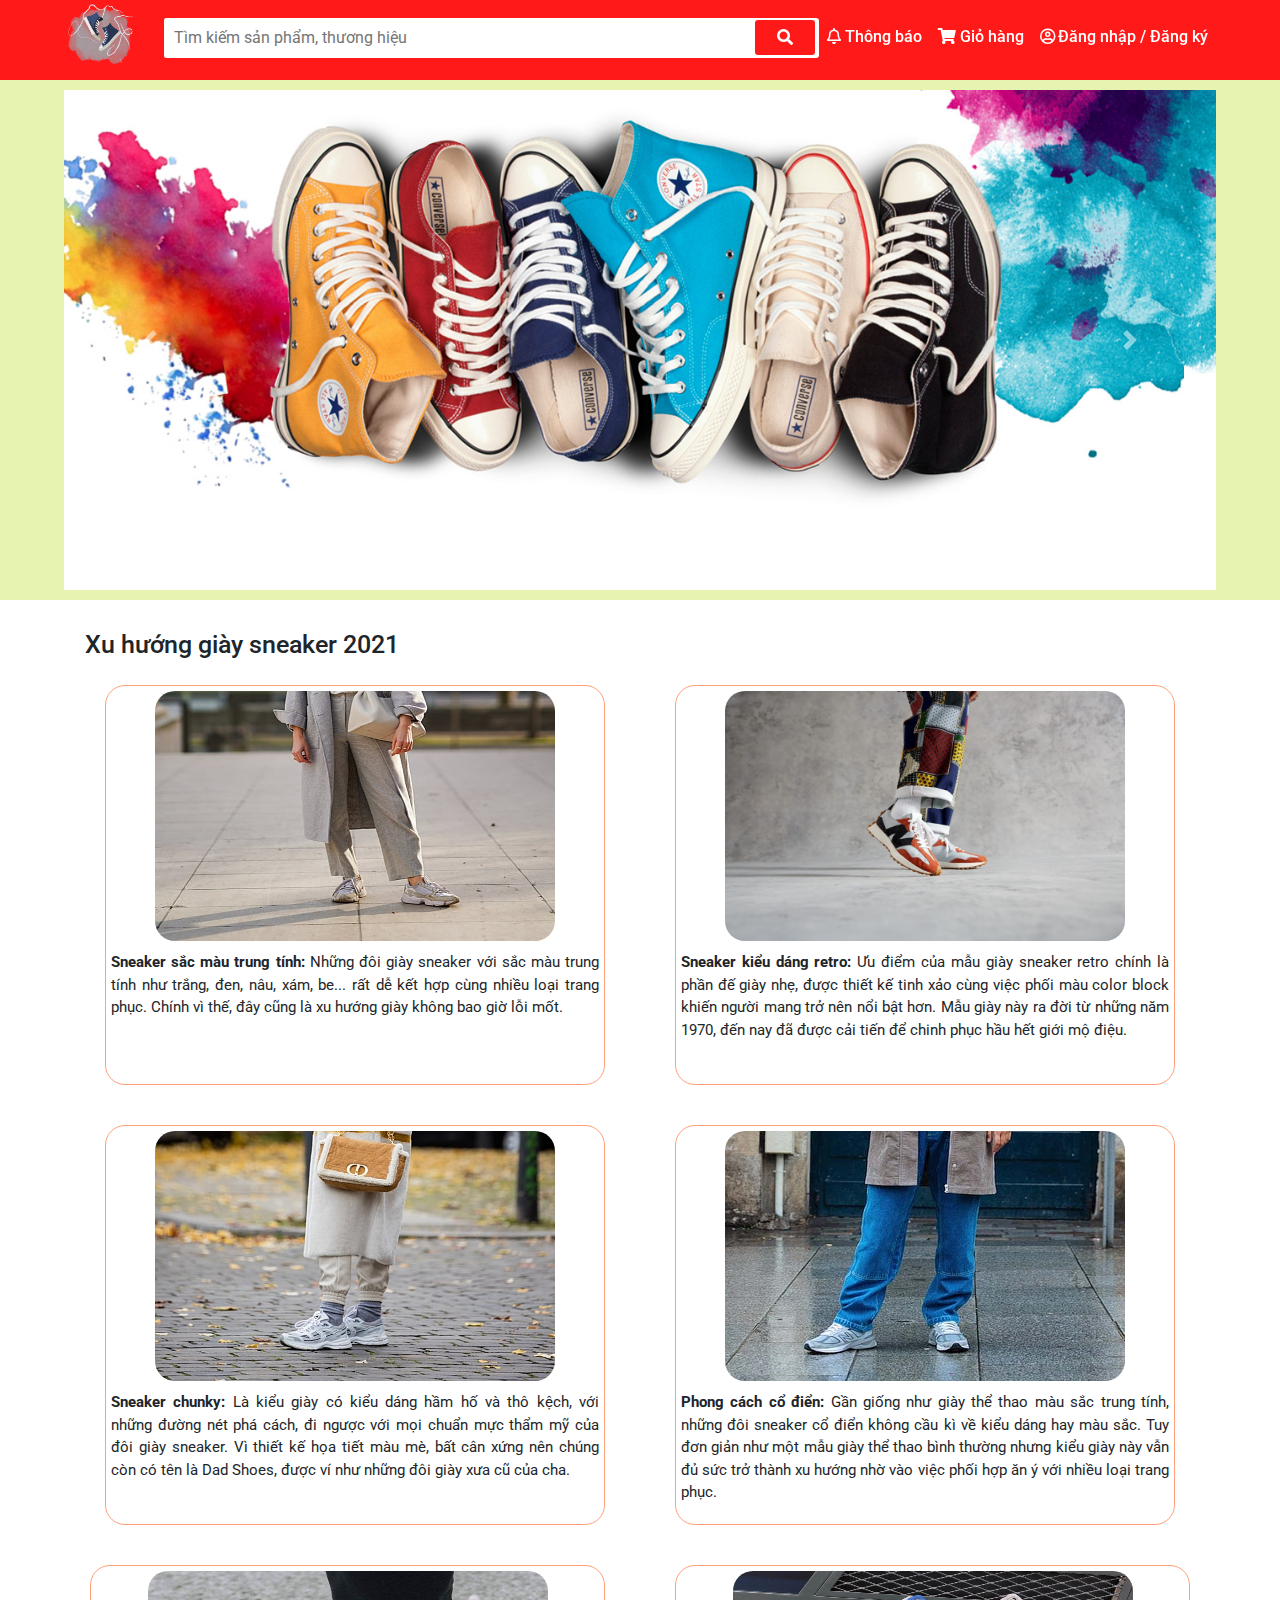
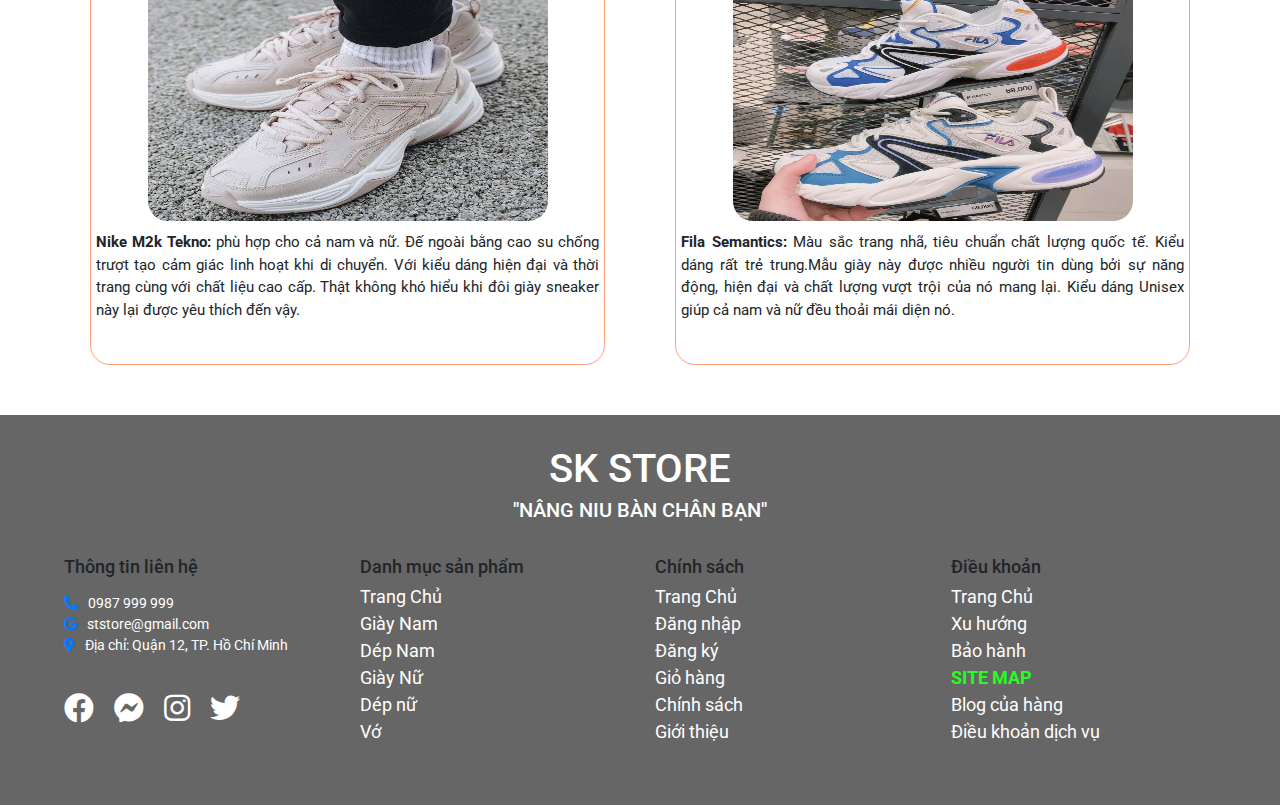
<file: webCK/vendors/html/xuhuong.html>
<!DOCTYPE html>
<html lang="en">

<head>
    <meta charset="UTF-8">
    <meta http-equiv="X-UA-Compatible" content="IE=edge">
    <meta name="viewport" content="width=device-width, initial-scale=1.0">
    <link rel="stylesheet" href="../css/base.css">
    <link rel="stylesheet" href="../css/xuhuong.css">
    <link rel="stylesheet" href="../css/reponsive.css">

    <link rel="preconnect" href="https://fonts.gstatic.com">
    <link href="https://fonts.googleapis.com/css2?family=Roboto:wght@300;400;500;700&display=swap" rel="stylesheet">
    <link rel="stylesheet" href="/webCK/fontawesome-free-5.15.3-web/css/all.min.css">
    <link rel="stylesheet" href="/webCK/resource/css/bootstrap.min.css">
    <script src="/webCK/resource/js/jquery-3.6.0.min.js"></script>
    <script src="/webCK/resource/js/bootstrap.min.js"></script>
    <link rel="shortcut icon" href="/webCK/img/logo.png" />
    <script src="../js/user.js"></script>
    <title>Xu hướng</title>

</head>

<body>
    <header class="header">
        <div class="grid">
            <nav class="header-navbar">
                <div class="header_logo">
                    <a href="/webCK/index.html"> <img src="../../img/logo.png" alt="" class="header_logo_img"></a>
                </div>
                <div class="header_search">
                    <input type="text" name="" id="" class="header_search-input" placeholder="Tìm kiếm sản phẩm, thương hiệu">
                    <button class="header_search-btn">
                        <i class="header_search-btn-icon fas fa-search"></i>
                     </button>
                </div>

                <div class="header_navbar-list">
                    <ul class="header_list">
                        <li class="header_list-item">
                            <a href="#" class="header_navbar_link"> <i class="far fa-bell"></i> <span> Thông báo</span></a>
                            <div class="header_notify">
                                <div class="header_notify-head">
                                    <h3>Thông báo mới nhận</h3>
                                </div>
                                <ul class="header_notify-list">
                                    <li class="header_notify-item">
                                        <a href="" class="header_notify-link">
                                            <img src="/webCK/img/shoeman/sneaker5.jpg" alt="" class="header_notify-img">
                                            <div class="header_notify-content">
                                                <span class="header_notify-name">Giày sneaker nam</span>
                                                <span class="header_notify-description">Giày sneaker mà bạn đang theo dõi đang giảm giá. Hãy mua ngay  </span>
                                            </div>
                                        </a>
                                    </li>
                                    <li class="header_notify-item">
                                        <a href="" class="header_notify-link">
                                            <img src="/webCK/img/shoegirl/giày sục ny đạp gót.jpg" alt="" class="header_notify-img">
                                            <div class="header_notify-content">
                                                <span class="header_notify-name">Giày sục NY, đạp gót</span>
                                                <span class="header_notify-description">Bạn đã thêm vào giỏ hàng khá lâu. Hãy nhanh tay đặt hàng đi nào </span>
                                            </div>
                                        </a>
                                    </li>
                                    <li class="header_notify-item">
                                        <a href="" class="header_notify-link">
                                            <img src="/webCK/img/shoeman/sneaker5.jpg" alt="" class="header_notify-img">
                                            <div class="header_notify-content">
                                                <span class="header_notify-name">Giày sneaker nam</span>
                                                <span class="header_notify-description">Giày sneaker mà bạn đang theo dõi đang giảm giá. Hãy mua ngay  </span>
                                            </div>
                                        </a>
                                    </li>
                                    <li class="header_notify-item">
                                        <a href="" class="header_notify-link">
                                            <img src="/webCK/img/shoeman/sneaker5.jpg" alt="" class="header_notify-img">
                                            <div class="header_notify-content">
                                                <span class="header_notify-name">Giày sneaker nam</span>
                                                <span class="header_notify-description">Giày sneaker mà bạn đang theo dõi đang giảm giá. Hãy mua ngay  </span>
                                            </div>
                                        </a>
                                    </li>
                                    <li class="header_notify-item">
                                        <a href="" class="header_notify-link">
                                            <img src="/webCK/img/shoeman/depnamdinhda.jpg" alt="" class="header_notify-img">
                                            <div class="header_notify-content">
                                                <span class="header_notify-name">Dép nam</span>
                                                <span class="header_notify-description">Hãy nhanh tay sắm cho mình một đôi dép để đi trong mùa hè này nào nào </span>
                                            </div>
                                        </a>
                                    </li>
                                </ul>
                                <div class="header_notify-footer">
                                    <a href="#">Xem tất cả</a>
                                </div>


                            </div>
                        </li>
                        <li class="header_list-item">
                            <a href="/webCK/vendors/html/giohang.html" class="header_navbar_link"> <i class="fas fa-shopping-cart"></i><span> Giỏ hàng</span></a>
                            <div class="header_cart-list">

                                <!-- class  header_cart-list-no-cart-->
                                <ul class=" ">
                                    <img src="/webCK/img/empty_cart.png" alt="" class="header_cart-no-cart-img">
                                    <p class="header_cart-list-p">Chưa Có Sản Phẩm</p>
                                </ul>

                                <h4 class="header_cart-heading">Sảm phẩm đã thêm</h4>
                                <ul class="header_cart-list-item">
                                    <li class="header_cart-item">
                                        <img src="/webCK/img/shoeman/sport5.jpg" class="header_cart-item-img" alt="">
                                        <div class="header_cart-item-info">
                                            <div class="header_cart-item-head">
                                                <h5 class="header_cart-item-name">Dép Nam</h5>
                                                <div class="header_cart-item-wrap">
                                                    <span class="header_cart-item-price">200.000đ</span>
                                                    <span class="header_cart-item-tick">X</span>
                                                    <span class="header_cart-item-quantity">1</span>
                                                </div>
                                            </div>
                                            <div class="header_cart-item-body">
                                                <span class="header_cart-item-description">Màu: vàng</span>
                                                <span class="header_cart-item-remove">Xóa</span>

                                            </div>

                                        </div>

                                    </li>

                                </ul>

                                <a href="/webCK/vendors/html/giohang.html" class="header_cart-btn-link">Xem giỏ hàng</a>
                            </div>


                        </li>
                        <li class="header_list-item header-item_sign">
                            <a href="#" class="header_navbar_link"> <i class="far fa-user-circle"></i></a>
                            <a href="/webCK/vendors/html/form.html" class="header_navbar_link" id="tenDN"><span> Đăng nhập&nbsp;/&nbsp;Đăng ký</span></a>
                            <ul class="header_navbar-user-menu">
                                <li class="header_navbar-user-item">
                                    <a href="#">Tài khoản của tôi</a>
                                </li>
                                <li class="header_navbar-user-item">
                                    <a href="#">Địa chỉ của tôi</a>
                                </li>
                                <li class="header_navbar-user-item">
                                    <a href="#">Đơn mua của tôi</a>
                                </li>
                                <li class="header_navbar-user-item">
                                    <a href="#" id="DX">Đăng xuất</a>
                                </li>
                            </ul>

                        </li>
                    </ul>
                </div>
            </nav>
        </div>

    </header>
    <nav class="slider">
        <div id="demo" class="carousel slide slider-width" data-ride="carousel">

            <!-- Indicators -->
            <ul class="carousel-indicators">
                <li data-target="#demo" data-slide-to="0" class="active"></li>
                <li data-target="#demo" data-slide-to="1"></li>
                <li data-target="#demo" data-slide-to="2"></li>
                <li data-target="#demo" data-slide-to="3"></li>
            </ul>

            <!-- The slideshow -->
            <div class="carousel-inner">
                <div class="carousel-item active slider-img" style="background-image: url(/webCK/img/slider-bottom-right.jpg);">
                </div>
                <div class="carousel-item slider-img" style="background-image: url(/webCK/img/slider-top-right.jpg);">
                </div>
                <div class="carousel-item slider-img" style="background-image: url(/webCK/img/slider-img.jpg);">
                </div>
                <div class="carousel-item slider-img" style="background-image: url(/webCK/img/slider-img1.jpg);">
                </div>
            </div>

            <!-- Left and right controls -->
            <a class="carousel-control-prev" href="#demo" data-slide="prev">
                <span class="carousel-control-prev-icon"></span>
            </a>
            <a class="carousel-control-next" href="#demo" data-slide="next">
                <span class="carousel-control-next-icon"></span>
            </a>
        </div>
    </nav>


    <div class="container my-5">
        <div class="row">
            <div class="col-12">
                <h1>Xu hướng giày sneaker 2021</h1>
            </div>
        </div>
        <div class="row">
            <div class="col-12 col-sm-12 col-md-6 col-lg-6 col-xl-6 ">
                <div class="vp">
                    <div class="img-xh text-center">
                        <img src="../../img/xh1.jpg" alt="" height="250px" width="400px">
                    </div>
                    <p class="mt-3 text-justify"><b>Sneaker sắc màu trung tính:</b> Những đôi giày sneaker với sắc màu trung tính như trắng, đen, nâu, xám, be... rất dễ kết hợp cùng nhiều loại trang phục. Chính vì thế, đây cũng là xu hướng giày không bao giờ lỗi mốt.</p>
                </div>
            </div>
            <div class="col-12 col-sm-12 col-md-6 col-lg-6 col-xl-6">
                <div class="vp">
                    <div class="img-xh text-center ">
                        <img src="../../img/xh2.jpg" alt="" height="250px" width="400px">
                    </div>
                    <p class="mt-3 text-justify"><b>Sneaker kiểu dáng retro: </b> Ưu điểm của mẫu giày sneaker retro chính là phần đế giày nhẹ, được thiết kế tinh xảo cùng việc phối màu color block khiến người mang trở nên nổi bật hơn. Mẫu giày này ra đời từ những năm 1970, đến nay
                        đã được cải tiến để chinh phục hầu hết giới mộ điệu.</p>
                </div>

            </div>
        </div>
        <div class="row">
            <div class="col-12 col-sm-12 col-md-6 col-lg-6 col-xl-6 ">
                <div class="vp">
                    <div class="img-xh text-center">
                        <img src="../../img/xhhh3.jpg" alt="" height="250px" width="400px">
                    </div>
                    <p class="mt-3 text-justify"><b>Sneaker chunky:</b> Là kiểu giày có kiểu dáng hầm hố và thô kệch, với những đường nét phá cách, đi ngược với mọi chuẩn mực thẩm mỹ của đôi giày sneaker. Vì thiết kế họa tiết màu mè, bất cân xứng nên chúng còn có tên là Dad Shoes,
                        được ví như những đôi giày xưa cũ của cha.</p>
                </div>
            </div>
            <div class="col-12 col-sm-12 col-md-6 col-lg-6 col-xl-6">
                <div class="vp">
                    <div class="img-xh text-center ">
                        <img src="../../img/xh4.jpg" alt="" height="250px" width="400px">
                    </div>
                    <p class="mt-3 text-justify"><b>Phong cách cổ điển:</b> Gần giống như giày thể thao màu sắc trung tính, những đôi sneaker cổ điển không cầu kì về kiểu dáng hay màu sắc. Tuy đơn giản như một mẫu giày thể thao bình thường nhưng kiểu giày này vẫn đủ sức trở thành
                        xu hướng nhờ vào việc phối hợp ăn ý với nhiều loại trang phục.</p>
                </div>
            </div>
            <div class="row">
                <div class="col-12 col-sm-12 col-md-6 col-lg-6 col-xl-6 ">
                    <div class="vp">
                        <div class="img-xh text-center">
                            <img src="../../img/xh5.jpg" alt="" height="250px" width="400px">
                        </div>
                        <p class="mt-3 text-justify"><b>Nike M2k Tekno:</b> phù hợp cho cả nam và nữ. Đế ngoài bằng cao su chống trượt tạo cảm giác linh hoạt khi di chuyển. Với kiểu dáng hiện đại và thời trang cùng với chất liệu cao cấp. Thật không khó hiểu khi đôi giày sneaker này
                            lại được yêu thích đến vậy.</p>
                    </div>
                </div>
                <div class="col-12 col-sm-12 col-md-6 col-lg-6 col-xl-6">
                    <div class="vp">
                        <div class="img-xh text-center ">
                            <img src="../../img/xh6.jpg" alt="" height="250px" width="400px">
                        </div>
                        <p class="mt-3 text-justify"><b>Fila Semantics: </b>Màu sắc trang nhã, tiêu chuẩn chất lượng quốc tế. Kiểu dáng rất trẻ trung.Mẫu giày này được nhiều người tin dùng bởi sự năng động, hiện đại và chất lượng vượt trội của nó mang lại. Kiểu dáng Unisex giúp cả
                            nam và nữ đều thoải mái diện nó.</p>
                    </div>
                </div>

            </div>
        </div>


    </div>
    <footer class="footer">
        <div class="footer-store">
            <h1 class="text-center">SK STORE</h1>
            <h2 class="text-center">"NÂNG NIU BÀN CHÂN BẠN"</h2>
        </div>
        <div class="footer-info">
            <div class="row">
                <div class="col-xl-3 col-lg-3 col-md-6 col-sm-6 col-12">
                    <h3>Thông tin liên hệ</h3>
                    <ul class="footer-list_info">
                        <li><a href="" class="footer-list_info_link"><i class="fas fa-phone-alt"></i></a>0987 999 999</li>
                        <li><a href="" class="footer-list_info_link"><i class="fab fa-google"></i></a>ststore@gmail.com</li>
                        <li><a href="" class="footer-list_info_link"><i class="fas fa-map-marker-alt"></i></a>Địa chỉ: Quận 12, TP. Hồ Chí Minh</li>
                    </ul>

                    <ul class="footer-list_social">
                        <li class="footer-list_social-item">
                            <a href="" class="footer-list_social_link"> <i class="fab fa-facebook"></i></a>
                        </li>
                        <li class="footer-list_social-item">
                            <a href="" class="footer-list_social_link"> <i class="fab fa-facebook-messenger"></i></a>
                        </li>
                        <li class="footer-list_social-item">
                            <a href="" class="footer-list_social_link"> <i class="fab fa-instagram"></i></a>
                        </li>
                        <li class="footer-list_social-item">
                            <a href="" class="footer-list_social_link"> <i class="fab fa-twitter"></i></a>
                        </li>
                    </ul>
                </div>
                <div class="col-xl-3 col-lg-3 col-md-6 col-sm-6 col-12">
                    <h3>Danh mục sản phẩm</h3>
                    <ul class="footer-list_product">
                        <li class="footer-list_product_item"><a href="/webCK/index.html">Trang Chủ</a></li>
                        <li class="footer-list_product_item"><a href="/webCK/index.html">Giày Nam</a></li>
                        <li class="footer-list_product_item"><a href="/webCK/index.html">Dép Nam</a></li>
                        <li class="footer-list_product_item"><a href="/webCK/index.html">Giày Nữ</a></li>
                        <li class="footer-list_product_item"><a href="/webCK/index.html">Dép nữ</a></li>
                        <li class="footer-list_product_item"><a href="/webCK/index.html">Vớ</a></li>
                    </ul>


                </div>
                <div class="col-xl-3 col-lg-3 col-md-6 col-sm-6 col-12">
                    <h3>Chính sách</h3>
                    <ul class="footer-list_product">
                        <li class="footer-list_product_item"><a href="/webCK/index.html">Trang Chủ</a></li>
                        <li class="footer-list_product_item"><a href="./form.html">Đăng nhập</a></li>
                        <li class="footer-list_product_item"><a href="./form.html">Đăng ký</a></li>
                        <li class="footer-list_product_item"><a href="./giohang.html">Giỏ hàng</a></li>
                        <li class="footer-list_product_item"><a href="./chinhsach.html">Chính sách</a></li>
                        <li class="footer-list_product_item"><a href="./gioithieu.html">Giới thiệu</a></li>
                    </ul>
                </div>
                <div class="col-xl-3 col-lg-3 col-md-6 col-sm-6 col-12">
                    <h3>Điều khoản</h3>
                    <ul class="footer-list_product">
                        <li class="footer-list_product_item"><a href="/webCK/index.html">Trang Chủ</a></li>
                        <li class="footer-list_product_item"><a href="../html/xuhuong.html">Xu hướng</a></li>
                        <li class="footer-list_product_item"><a href="./baohanh.html">Bảo hành</a></li>
                        <li class="footer-list_product_item "><a href="./sitemap.html" style="color: rgb(39, 253, 32);font-weight: 700;">SITE MAP</a></li>
                        <li class="footer-list_product_item"><a href="./blog.html">Blog của hàng</a></li>
                        <li class="footer-list_product_item"><a href="./dieukhoan.html">Điều khoản dịch vụ</a></li>
                    </ul>
                </div>
            </div>
        </div>


    </footer>
</body>

</html>
</file>
<file: webCK/vendors/css/base.css>
:root {
    --primary-color: rgba(255, 0, 0, .9);
    --white-color: #fff;
    --text-color: #333;
}

* {
    margin: 0 auto;
    padding: 0;
    box-sizing: inherit;
}

html {
    font-size: 62.5%;
    line-height: 1.6rem;
    font-family: 'Roboto', sans-serif;
    box-sizing: border-box;
}

.grid {
    max-width: 100%;
    margin: 0 auto;
}


/* Button style */

@keyframes fadeIN {
    from {
        opacity: 0;
    }
    to {
        opacity: 1;
    }
}

@keyframes headerNotify {
    from {
        opacity: 0;
        transform: scale(0);
    }
    to {
        opacity: 1;
        transform: scale(1);
    }
}

.seclect-input {
    margin: 0;
    min-width: 200px;
    height: 36px;
    padding: 0 16px;
    background-color: #fff;
    border-radius: 2px;
    display: flex;
    align-items: center;
    justify-content: space-between;
    position: relative;
}

.seclect-input_price {
    font-size: 1.4rem;
    margin: 0;
}

.seclect-input-icon {
    font-size: 1.4rem;
    margin: 0;
}

.seclect-input_list {
    position: absolute;
    display: none;
    left: 0;
    right: 0;
    top: 35px;
    border-radius: 2px;
    background-color: var(--white-color);
    list-style-type: none;
    z-index: 1;
}

.seclect-input_item {
    padding: 4px 12px;
}

.seclect-input_link {
    text-decoration: none;
    position: relative;
    color: #000;
    font-size: 1.3rem;
    display: block;
    right: 0;
    padding: 4px;
    animation: right linear 0.1s;
}

.seclect-input_link:hover {
    right: -4px;
    color: var(--primary-color);
}

.seclect-input:hover .seclect-input_list {
    display: block;
}

.clearfix::after {
    content: " ";
    display: table;
    clear: both;
}


/* ------------------------------------------------------------- */


/* -----------------------header------------------------------- */


/* ------------------------------------------------------------- */

.header {
    height: 80px;
    background-color: var(--primary-color);
    position: fixed;
    top: 0;
    left: 0;
    right: 0;
    z-index: 1;
}

.header-navbar {
    display: flex;
    align-items: center;
    justify-content: center;
    width: 90%;
}

.header_logo {
    width: 100px;
    margin: 0;
}

.header_logo_img {
    text-decoration: none;
    width: 70px;
}

.header_search {
    margin-top: 5px;
    flex: 1;
    display: flex;
    background-color: var(--white-color);
    height: 40px;
    align-items: center;
    border-radius: 3px;
}

.header_search-input {
    flex: 1;
    height: 100%;
    border: none;
    outline: none;
    font-size: 1.6rem;
    color: #000;
    padding: 0 10px;
    border-radius: 3px;
}

.header_search-btn {
    background-color: var(--primary-color);
    border: none;
    outline: none;
    height: 35px;
    width: 60px;
    margin: 0 4px 0 16px;
    border-radius: 3px;
}

.header_search-btn:hover {
    cursor: pointer;
}

.header_search-btn-icon {
    font-size: 1.6rem;
    color: white;
}

.header_list {
    display: flex;
    align-items: center;
    list-style-type: none;
}

.header_list-item {
    margin: 14px 8px auto;
    color: white;
    position: relative;
}

.header_navbar_link {
    text-decoration: none;
    font-size: 1.6rem;
    color: var(--white-color);
    font-weight: 500;
}

.header_navbar_link:hover {
    text-decoration: none;
    color: white
}


/* ------------------------------------------------------------------------------ */


/* -----------------------------Thông báo------------------------------------------- */


/* --------------------------------------------------------------------------------- */

.header_list-item:hover .header_notify {
    display: block;
}

.header_notify {
    position: absolute;
    display: none;
    top: 35px;
    width: 400px;
    background-color: #fff;
    right: 0;
    border: 1px solid #d3d3d3;
    z-index: 1;
    /* Xuất hiện từ góc ngay dưới tb */
    transform-origin: 90% top;
    animation: headerNotify ease-in .25s;
}


/* Tạo dấu trỏ xuống của tb */

.header_notify::before {
    content: "";
    border: 20px solid;
    position: absolute;
    border-color: transparent transparent #fff transparent;
    top: -35px;
    right: 12px;
}


/* Tạo cầu hover tab thông báo */

.header_notify::after {
    content: "";
    position: absolute;
    top: -20px;
    right: 0px;
    width: 110px;
    height: 20px;
}

@keyframes headerNotify {
    from {
        opacity: 0;
        transform: scale(0);
    }
    to {
        opacity: 1;
        transform: scale(1);
    }
}

.header_notify-head {
    height: 40px;
    background-color: var(--white-color);
}

.header_notify-head h3 {
    color: black;
    margin: 0;
    font-size: 1.3rem;
    line-height: 40px;
    padding-left: 12px;
    font-weight: 400;
}

.header_notify-list {
    padding-left: -40px;
    height: 50vh;
    background-color: rgba(255, 0, 0, 0.1);
    overflow-y: scroll;
}

.header_notify-item:hover {
    background-color: #c3c3c3;
}

.header_notify-item {
    display: flex;
    padding: 8px 0;
}

.header_notify-link {
    display: flex;
    justify-content: left;
    text-decoration: none;
    width: 100%;
}

.header_notify-item:hover .header_notify-link {
    text-decoration: none;
}

.header_notify-img {
    width: 70px;
    padding: 8px;
}

.header_notify-content {
    padding-left: 8px;
}

.header_notify-name {
    display: block;
    font-size: 1.6rem;
    color: black;
}

.header_notify-description {
    font-size: 1.3rem;
    color: #333;
    opacity: 0.8;
}

.header_notify-footer {
    height: 40px;
    background-color: var(--white-color);
    text-align: center;
}

.header_notify-footer a {
    text-decoration: none;
    color: black;
    font-size: 1.3rem;
    line-height: 40px;
    padding-left: 12px;
    font-weight: 400;
}

.header_notify-footer:hover a {
    color: aqua;
}


/* --------------------------------------------------------------------------- */


/* ===============================User========================================= */


/* ------------------------------------------------------------------------------ */

.header_navbar-user {
    display: flex;
    align-items: center;
    width: 200px;
}

.header_navbar-user-img {
    width: 22px;
    height: 22px;
    border-radius: 50%;
    margin: 0;
}

.header_navbar-user-name {
    margin-left: 8px;
    font-size: 1.6rem;
    color: white;
}

.header_navbar-user-menu {
    position: absolute;
    top: 35px;
    right: 25px;
    background-color: #fff;
    list-style-type: none;
    padding: 8px 0;
    z-index: 1;
    display: none;
}


/* Tạo dấu trỏ xuống của tb */

.header_navbar-user-menu::before {
    content: "";
    border: 15px solid;
    position: absolute;
    border-color: transparent transparent #fff transparent;
    top: -30px;
    right: 50px;
}


/* Tạo cầu hover tab thông báo */

.header_navbar-user-menu::after {
    content: "";
    position: absolute;
    top: -20px;
    right: 30px;
    width: 150px;
    height: 20px;
}

.header_navbar-user-item {
    padding: 4px 8px;
}

.header_navbar-user-item a {
    text-decoration: none;
    color: #000;
    font-size: 1.5rem;
    padding: 4px 8px;
}

.header_navbar-user-item:hover {
    background-color: #f0e8e8;
}

.header_navbar-user-item:hover a {
    text-decoration: none;
}

.header-item_sign:hover .header_navbar-user-menu {
    display: block;
    cursor: pointer;
}


/* ------------------------------------------------------------------------------- */


/* ----------------------------Gio hang trong------------------------------ */


/* ------------------------------------------------------------------------------- */

.header_cart-list {
    position: absolute;
    top: 10;
    right: 0;
    width: 300px;
    background-color: #fff;
    z-index: 1;
    margin: 8px auto;
    text-align: center;
    border-radius: 3px;
    box-shadow: 1px 1px 0 .2px rgba(0, 0, 0, .2), -1px 1px 0 0.2px rgba(0, 0, 0, .2);
    display: none;
}

.header_list-item:hover .header_cart-list {
    display: block;
}

.header_cart-list::before {
    content: "";
    border: 20px solid;
    position: absolute;
    border-color: transparent transparent #fff transparent;
    right: 10px;
    top: -30px;
}

.header_cart-list-no-cart {
    padding: 25px 0;
}

.header_cart-list-p {
    display: none;
    color: #5a5a5a;
    margin-top: 14px;
    font-size: 1.6rem;
}

.header_cart-no-cart-img {
    width: 60%;
    display: none;
}

.header_cart-list-no-cart .header_cart-no-cart-img,
.header_cart-list-no-cart .header_cart-list-p {
    display: block;
}


/* ------------------------------------------------------------------------------- */


/* ----------------------------San pham da dat------------------------------ */


/* ------------------------------------------------------------------------------- */

.header_cart-heading {
    font-size: 1.6rem;
    color: var(--text-color);
    padding: 8px;
}

.header_cart-list-item {
    padding-left: 0;
    list-style-type: none;
    height: 40vh;
    overflow-y: scroll;
}

.header_cart-item {
    display: flex;
    align-items: center;
}

.header_cart-item-img {
    width: 42px;
    height: 42px;
    margin: 12px;
}

.header_cart-item-info {
    width: 100%;
    margin-right: 12px;
}

.header_cart-item-head {
    display: flex;
    justify-content: space-between;
}

.header_cart-item-name {
    font-size: 1.4rem;
    color: black;
    margin: 0;
}

.header_cart-item-wrap {
    margin-right: 0;
}

.header_cart-item-price {
    font-size: 1.4rem;
    color: var(--primary-color);
}

.header_cart-item-tick {
    font-size: 1rem;
    margin: 0 4px;
    color: #757575;
}

.header_cart-item-quantity {
    font-size: 1.2rem;
    color: #5a5a5a;
}

.header_cart-item-body {
    display: flex;
    justify-content: space-between;
}

.header_cart-item-description {
    font-size: 1.3rem;
    color: #757575;
    margin-left: 0;
}

.header_cart-item-remove {
    margin-right: 0;
    font-size: 1.4rem;
    color: black;
    cursor: pointer;
}

.header_cart-btn-link {
    margin: 8px 16px;
    float: right;
    text-decoration: none;
    color: white;
    background-color: var(--primary-color);
    width: 120px;
    font-size: 1.4rem;
    height: 36px;
    padding: 8px 16px;
}

.header_cart-btn-link:hover {
    text-decoration: none;
    color: white;
}


/* --------------------------------------------------- */


/* ----------------------Footer----------------------- */


/* ---------------------------------------------------- */

.footer {
    height: auto;
    background-color: rgba(0, 0, 0, .6);
    padding-bottom: 50px;
}

.footer-store {
    padding: 30px;
    color: #fff;
}

.footer-store h1 {
    font-size: 4rem;
}

.footer-info {
    width: 90%;
}

.footer-list_info {
    padding-top: 10px;
    list-style-type: none;
    font-size: 1.4rem;
    color: white;
}

.footer-list_info_link {
    text-decoration: none;
    padding-right: 10px;
}

.footer-list_social {
    display: flex;
    align-items: center;
    justify-content: flex-start;
    list-style-type: none;
    color: white;
    margin-top: 30px;
}

.footer-list_social_link {
    color: white;
    font-size: 3rem;
    text-decoration: none;
}

.footer-list_social-item {
    margin: 0 20px 0 0;
}

.footer-list_social-item:hover {
    transform: scale(1.1, 1.1);
}

.footer-list_social-item:hover .footer-list_social_link {
    color: white;
}

.footer-list_product {
    list-style-type: none;
    font-size: 1.8rem;
}

.footer-list_product a {
    color: #fff;
    text-decoration: none;
}

.footer-list_product_item:hover a {
    font-size: 2rem;
    color: #fff;
    text-decoration: none;
}
</file>
<file: webCK/vendors/css/main.css>
/* ------------------------------------------------------------- */


/* -------------------------Slider------------------------------- */


/* -------------------------------------------------------------- */

.slider {
    margin-top: 80px;
    background-color: rgb(231, 243, 177);
    padding: 10px 0;
}

.slider-width {
    width: 90%;
}

.slider-img {
    width: 100%;
    height: 500px;
    background-position: center;
    background-repeat: no-repeat;
    background-size: cover;
}


/* .................................................................. */


/* --------------------------Danh muc Navigation--------------------------------- */


/* ------------------------------------------------------------------ */

.section {
    padding: 20px 0;
    background-color: #f5f5f5;
}

.section-home {
    width: 90%;
}

.category {
    background-color: var(--white-color);
}

.category-heading {
    font-size: 1.6rem;
    padding: 8px 16px;
    border-bottom: 1px solid rgba(0, 0, 0, .05);
}

.category-list {
    padding-top: 8px;
    list-style-type: none;
}

.category-item__active .category-item__link {
    color: var(--primary-color);
}

.category-item__active .category-item__link::before {
    content: "";
    position: absolute;
    border: 4px solid;
    border-color: transparent transparent transparent var(--primary-color);
    top: 50%;
    left: 4px;
    transform: translateY(-50%);
}

.category-item__link {
    color: #000;
    font-size: 1.4rem;
    text-decoration: none;
    right: 0;
    padding: 4px 16px;
    display: block;
    position: relative;
    animation: right linear 0.1s;
}

.category-item__link:hover {
    text-decoration: none;
    color: var(--primary-color);
    right: -4px;
}


/* ---------------------------- */


/* ------------------danh mục reponsive */


/* ---------------------------- */

.category-minwidth {
    display: none;
    background-color: #fff;
    padding: 10px;
}

.category-minwidth {
    width: 100%;
    height: 50px;
}

.category-relist {
    list-style-type: none;
}

.category-reitem {
    display: inline-block;
    background-color: var(--primary-color);
    padding: 5px;
    width: 90px;
    text-align: center;
}

.category-reitem__link {
    text-decoration: none;
    color: #fff;
    font-size: 1.6rem;
}


/* ------------------------------------------------------ */


/* ------------------------Section Top------------------ */


/* ------------------------------------------------ */

.home-filter {
    display: flex;
    align-items: center;
    padding: 12px 20px;
    background-color: rgba(0, 0, 0, .05);
    position: relative;
    margin-bottom: 8px;
}

.home-filter_span {
    margin: 0 16px 0 0;
    font-size: 1.4rem;
    color: #555;
}

.home-filter_btn {
    position: relative;
    margin-right: 12px;
    min-width: 100px;
    height: 36px;
    border: none;
    text-decoration: none;
    border-radius: 3px;
    padding: 0;
    font-size: 1.4rem;
    outline: none;
    cursor: pointer;
    background-color: #fff;
}

.home-filter_btn:focus {
    background-color: var(--primary-color);
    color: #fff;
    outline: none;
}

.home-filter_control {
    margin-right: 0;
    display: flex;
    align-items: center;
}

.home-filter_control_btn {
    text-decoration: none;
    color: #000;
    font-size: 1.4rem;
    background-color: #fff;
    padding: 8px 10px;
    width: 36px;
    height: 36px;
    margin-right: 1px;
    border-radius: 2px;
}

.home-filter_control_btn:hover {
    background-color: seashell;
}


/* ------------------------------------------------------------ */


/* ---------------PRODUCT------------------------------- */


/* ------------------------------------------------------------- */

.products-item {
    text-decoration: none;
}

.products-item:hover {
    text-decoration: none;
}

.home-product-item {
    margin-top: 10px;
    background-color: #fff;
    position: relative;
}

.home-product-item:hover {
    transform: scale(1, 1.05);
    text-decoration: none;
    border: 1px solid red;
}

.home-product-item__img {
    padding-top: 100%;
    background-size: contain;
    background-repeat: no-repeat;
    background-position: center;
    border: 1px solid #fcfc;
}

.home-product-item__name {
    font-size: 1.4rem;
    margin: 8px 8px 0px;
    padding: 4px;
    color: #000;
    font-weight: 400;
    line-height: 1.6rem;
    overflow: hidden;
    display: block;
    /* 1 dòng */
    text-overflow: ellipsis;
    white-space: nowrap;
    /* Nhiều dòng */
    /* display: -webkit-box;
    -webkit-box-orient: vertical;
    -webkit-line-clamp: 2; */
}

.home-product-item__price {
    padding: 8px;
    flex-wrap: wrap;
}

.home-product-item__price__old {
    font-size: 1.2rem;
    text-decoration: line-through;
    color: rgb(168, 167, 167);
}

.home-product-item__price_new {
    font-size: 1.4rem;
    color: var(--primary-color);
}

.home-product-item__action {
    display: flex;
    align-items: center;
    justify-content: space-between;
    padding: 0 8px;
}

.home-product-item__tym {
    cursor: pointer;
    margin: 0;
    font-size: 1.4rem;
}

.home-product-item__rating {
    margin: 0;
}

.home-product-item__star {
    cursor: pointer;
    color: #c5c5c5;
}

.home-product-item__origin {
    display: flex;
    align-items: center;
    justify-content: space-between;
    padding: 4px 8px;
    color: #595959;
}

.home-product-item__brand {
    margin: 0;
    font-size: 1.4rem;
}

.home-product-item__nation {
    font-size: 1.4rem;
    margin: 0;
}

.home-list_page {
    margin-top: 20px;
    display: flex;
    align-items: center;
    justify-content: center;
    padding: 12px 20px;
    background-color: rgba(0, 0, 0, .05);
    position: relative;
    font-size: 1.6rem;
    margin-bottom: 8px;
}

.home-page_btn {
    width: 50px;
    height: 50px;
    margin-left: 10px;
    border: none;
    outline: none;
    background-color: #fff;
    cursor: pointer;
}

.home-page_btn:focus {
    outline: none;
}

.home-page_btn:hover {
    transform: scale(1.1, 1.1);
}


/* -------------------------------------------------- */


/* -------------------Product like------------------- */


/* ------------------------------------------------- */

.product-like {
    display: none;
}

.home-product-item__favorite {
    position: absolute;
    top: 10px;
    left: -4px;
    padding: 2px 10px;
    background-color: var(--primary-color);
    color: var(--white-color);
    font-size: 1.2rem;
    border-top-right-radius: 3px;
    border-bottom-right-radius: 3px;
    font-weight: 500;
}

.home-product-item__favorite::after {
    content: "";
    position: absolute;
    left: 0;
    bottom: -4px;
    border-top: 4px solid rgb(97, 34, 34);
    border-left: 4px solid transparent;
}


/* -------------------------------------------------- */


/* -------------------Product sales------------------- */


/* ------------------------------------------------- */

.product-sales {
    display: none;
}

.home-product-item__discount {
    position: absolute;
    top: 0;
    right: 0;
    width: 40px;
    height: 40px;
    text-align: center;
    background-color: rgba(255, 216, 64, .9);
    padding: 4px;
}

.home-product-item__discount::after {
    content: "";
    border-style: solid;
    position: absolute;
    left: 0;
    bottom: -4px;
    border-width: 0px 20px 4px;
    border-color: transparent rgba(255, 216, 64, .9) transparent rgba(255, 216, 64, .9);
}

.home-product-item__sale {
    color: var(--primary-color);
    font-size: 1.4rem;
    font-weight: 550;
}

.home-product-item__sale-span {
    color: var(--white-color);
    font-size: 1.2rem;
    font-weight: 500;
}


/* -------------------------------------------------- */


/* -------------------Product menu------------------- */


/* ------------------------------------------------- */

.product-shoeman {
    display: none;
}

.product-shoegirl {
    display: none;
}

.product-scandalman {
    display: none;
}

.product-scandalgril {
    display: none;
}
</file>
<file: webCK/vendors/css/reponsive.css>
@media screen and (max-width: 992px) {
    .grid {
        max-width: 992px;
        margin: 0 auto;
    }
    .header-navbar {
        display: flex;
        align-items: center;
        justify-content: center;
        width: 100%;
        font-size: 1rem;
    }
}

@media screen and (max-width: 768px) {
    .grid {
        max-width: 768px;
        margin: 0 auto;
    }
    .header-navbar {
        display: flex;
        align-items: center;
        justify-content: center;
        width: 100%;
    }
    .category-heading {
        display: none;
    }
    .category-list {
        display: flex;
    }
    .header_navbar_link>span {
        display: none;
    }
    .header_notify {
        width: 300px;
        top: 30px;
        right: -25px;
    }
    .header_cart-list {
        top: 25px;
        right: -25px;
    }
}

@media screen and (max-width: 576px) {
    .grid {
        max-width: 576px;
        margin: 0 auto;
    }
    .header-navbar {
        display: flex;
        align-items: center;
        justify-content: center;
        width: 100%;
    }
    .category-list {
        display: none;
    }
    .category-minwidth {
        display: block;
    }
    .category-relist {
        display: flex;
    }
    .header_navbar_link>span {
        display: none;
    }
    .header_notify {
        top: 30px;
        right: -25px;
    }
    .header_cart-list {
        top: 25px;
        right: -25px;
    }
}
</file>
<file: webCK/vendors/css/baohanh.css>
.slider {
    margin-top: 80px;
    background-color: rgb(231, 243, 177);
    padding: 10px 0;
}

.slider-width {
    width: 90%;
}

.slider-img {
    width: 100%;
    height: 500px;
    background-position: center;
    background-repeat: no-repeat;
    background-size: cover;
}

.section {
    margin-top: 20px;
    width: 90%;
}

.section p {
    font-size: 1.6rem;
}

.product {
    text-decoration: none;
}

.product:hover {
    text-decoration: none;
}

.product:hover .home-product-item__name {
    color: red;
}

.home-product-item {
    margin-top: 10px;
    background-color: #ccc;
    position: relative;
    text-decoration: none;
}

.home-product-item {
    text-decoration: none;
}

.home-product-item__img {
    background-size: cover;
    padding-top: 100%;
    background-position: center;
    background-repeat: no-repeat;
}

.home-product-item__name {
    font-size: 1.6rem;
    padding: 4px;
    color: #fff;
    font-weight: 400;
    line-height: 1.6rem;
}
</file>
<file: webCK/vendors/css/blog.css>
.slider {
    margin-top: 80px;
    background-color: rgb(231, 243, 177);
    padding: 10px 0;
}

.slider-width {
    width: 90%;
}

.slider-img {
    width: 100%;
    height: 500px;
    background-position: center;
    background-repeat: no-repeat;
    background-size: cover;
}

.section {
    width: 90%;
    padding: 10px;
    margin-bottom: 10px;
}

.section-page {
    background-image: url(/webCK/img/line-1.png);
    background-position: center;
    background-repeat: repeat-y;
}

.section-blog {
    padding: 10px;
    margin: 10px;
    border: 2px solid rgba(0, 0, 0, 0.5);
    margin-bottom: 20px;
    border-radius: 5px;
}

h1.blog-text {
    font-size: 20px;
    margin: 0 0 10px 0;
    opacity: 1;
}

.blog-img {
    background-size: cover;
    height: 50vh;
    background-repeat: no-repeat;
    background-position: center;
}

.blog {
    margin-top: 10px;
}

.blog-text {
    font-size: 1.6rem;
    opacity: 0.8;
}
</file>
<file: webCK/vendors/css/chinhsach.css>
.container {
    font-size: 1.6rem;
}

.slider {
    margin-top: 80px;
    background-color: rgb(231, 243, 177);
    padding: 10px 0;
}

.slider-width {
    width: 90%;
}

.slider-img {
    width: 100%;
    height: 500px;
    background-position: center;
    background-repeat: no-repeat;
    background-size: cover;
}

.tieude {
    font-size: 25px;
}

.hv {
    width: 300px;
    border: 1px solid #0c0101;
    border-radius: 30px;
    margin-bottom: 20px;
}

.hv:hover {
    background-color: #555352;
}

.nav-pills .nav-link.active,
.nav-pills .show>.nav-link {
    color: #fff !important;
    background-color: #000000 !important;
    border-radius: 30px;
}

.sk {
    position: relative;
}

.skk {
    position: sticky;
    top: 220px;
}
</file>
<file: webCK/vendors/css/chitietdonhang.css>
.main {
    background-color: #f5f5f5;
}

.orderdetail {
    margin-top: 80px;
    font-size: 1.8rem;
}

.checked {
    color: yellow;
}

.menu-dg a {
    color: black;
}

.img-sz {
    height: 250px;
    width: 300px;
    margin: 0;
}

.menu-dg a:hover {
    text-decoration: none;
}

.freeship {
    cursor: pointer;
}

.sao {
    text-decoration: underline;
    cursor: pointer;
}

.td {
    text-decoration: line-through;
}

.sz {
    font-size: x-large;
}

.tem {
    margin-left: 10px;
    color: white;
    background-color: red;
    font-size: .75rem;
    text-transform: uppercase;
    border-radius: 2px;
    padding: 2px 4px;
    font-weight: 600;
    line-height: 1;
}

.opa {
    opacity: 0.7;
}

.preview {
    display: -webkit-box;
    display: -webkit-flex;
    display: -ms-flexbox;
    display: flex;
    -webkit-box-orient: vertical;
    -webkit-box-direction: normal;
    -webkit-flex-direction: column;
    -ms-flex-direction: column;
    flex-direction: column;
}

@media screen and (max-width: 996px) {
    .preview {
        margin-bottom: 20px;
    }
}

.preview-pic {
    -webkit-box-flex: 1;
    -webkit-flex-grow: 1;
    -ms-flex-positive: 1;
    flex-grow: 1;
}

img {
    max-width: 100%;
}

.preview-thumbnail.nav-tabs {
    border: none;
    margin-top: 15px;
}

.preview-thumbnail.nav-tabs li {
    width: 18%;
    margin-right: 2.5%;
}

.preview-thumbnail.nav-tabs li:hover {
    border: 1px solid red;
}

.preview-thumbnail.nav-tabs li img {
    max-width: 100%;
    display: block;
}

.preview-thumbnail.nav-tabs li a {
    padding: 0;
    margin: 0;
    cursor: pointer;
}

.preview-thumbnail.nav-tabs li:last-of-type {
    margin-right: 0;
}

.tab-content {
    overflow: hidden;
}

.tab-content img {
    width: 600px;
    -webkit-animation-name: opacity;
    animation-name: opacity;
    -webkit-animation-duration: .3s;
    animation-duration: .3s;
}

.menu-ctsp:any-link {
    color: black;
}

.img-cmt {
    height: 200px;
    width: 200px;
    margin: 0;
}


/* --------------------------------------------------- */


/* --------------------San pham lien quan-------------- */


/* -------------------------------------------------- */

.section-user {
    cursor: pointer;
}

.fa-thumbs-up {
    cursor: pointer;
}

.products-item {
    text-decoration: none;
}

.products-item:hover {
    text-decoration: none;
}

.home-product-item {
    margin-top: 10px;
    background-color: #fff;
    position: relative;
}

.home-product-item:hover {
    transform: scale(1, 1.05);
    text-decoration: none;
    border: 1px solid red;
}

.home-product-item__img {
    padding-top: 100%;
    background-size: contain;
    background-repeat: no-repeat;
    background-position: center;
    border: 1px solid #fcfc;
}

.home-product-item__name {
    font-size: 1.4rem;
    margin: 8px 8px 0px;
    padding: 4px;
    color: #000;
    font-weight: 400;
    line-height: 1.6rem;
    overflow: hidden;
    display: block;
    /* 1 dòng */
    text-overflow: ellipsis;
    white-space: nowrap;
    /* Nhiều dòng */
    /* display: -webkit-box;
    -webkit-box-orient: vertical;
    -webkit-line-clamp: 2; */
}

.home-product-item__price {
    padding: 8px;
    flex-wrap: wrap;
}

.home-product-item__price__old {
    font-size: 1.2rem;
    text-decoration: line-through;
    color: rgb(168, 167, 167);
}

.home-product-item__price_new {
    font-size: 1.4rem;
    color: var(--primary-color);
}

.home-product-item__action {
    display: flex;
    align-items: center;
    justify-content: space-between;
    padding: 0 8px;
}

.home-product-item__tym {
    cursor: pointer;
    margin: 0;
    font-size: 1.4rem;
}

.home-product-item__rating {
    margin: 0;
}

.home-product-item__star {
    cursor: pointer;
    color: #c5c5c5;
}

.home-product-item__origin {
    display: flex;
    align-items: center;
    justify-content: space-between;
    padding: 4px 8px;
    color: #595959;
}

.home-product-item__brand {
    margin: 0;
    font-size: 1.4rem;
}

.home-product-item__nation {
    font-size: 1.4rem;
    margin: 0;
}

.home-list_page {
    margin-top: 20px;
    display: flex;
    align-items: center;
    justify-content: center;
    padding: 12px 20px;
    background-color: rgba(0, 0, 0, .05);
    position: relative;
    font-size: 1.6rem;
    margin-bottom: 8px;
}

.home-page_btn {
    width: 50px;
    height: 50px;
    margin-left: 10px;
    border: none;
    outline: none;
    background-color: #fff;
    cursor: pointer;
}

.home-page_btn:focus {
    outline: none;
}

.home-page_btn:hover {
    transform: scale(1.1, 1.1);
}


/* ----------------------------MODAL------------------------- */

.modal-list {
    list-style-type: none;
    display: flex;
}


/* 
.modal-list_item {
    width: 40px;
    height: 40px;
} */

.modal-list img {
    cursor: pointer;
    width: 40px;
    height: 40px;
}

.modal-list_item:first-child:hover {
    border: 2px solid red;
}

.modal-list_item:nth-child(2):hover {
    border: 2px solid rgb(179, 235, 245);
}

.modal-list_item:nth-child(3):hover {
    border: 2px solid black;
}

.modal-list_item:nth-child(4):hover {
    border: 2px solid grey;
}

.modal-list_item:last-child:hover {
    border: 2px solid rgb(207, 205, 205);
}

.size-btn {
    font-size: 1.6rem;
}
</file>
<file: webCK/vendors/css/dieukhoan.css>
.slider {
    margin-top: 80px;
    background-color: rgb(231, 243, 177);
    padding: 10px 0;
}

.slider-width {
    width: 90%;
}

.slider-img {
    width: 100%;
    height: 500px;
    background-position: center;
    background-repeat: no-repeat;
    background-size: cover;
}

.section {
    margin-top: 20px;
    width: 90%;
}

.section p {
    font-size: 1.6rem;
}

.section b {
    font-size: 2rem;
}

.product {
    text-decoration: none;
}

.product:hover {
    text-decoration: none;
}

.product:hover .home-product-item__name {
    color: red;
}

.home-product-item {
    margin-top: 10px;
    background-color: #ccc;
    position: relative;
    text-decoration: none;
}

.home-product-item {
    text-decoration: none;
}

.home-product-item__img {
    background-size: cover;
    padding-top: 100%;
    background-position: center;
    background-repeat: no-repeat;
}

.home-product-item__name {
    font-size: 1.6rem;
    padding: 4px;
    color: #fff;
    font-weight: 400;
    line-height: 1.6rem;
}
</file>
<file: webCK/vendors/css/form.css>
.main {
    background-image: url(/webCK/img/anh_nen_form.jpg);
    background-size: contain;
    height: 85vh;
}

section {
    display: flex;
    justify-content: center;
    align-items: center;
    flex-direction: column;
    font-family: sans-serif;
    height: auto;
    margin: 100px auto 50px;
    width: 70%;
}

#container h1 {
    font-weight: bold;
    margin: 0;
}

#container h2 {
    text-align: center;
}

#container p {
    font-size: 14px;
    font-weight: 100;
    line-height: 20px;
    letter-spacing: 0.5px;
    margin: 20px 0 30px;
}

#container span {
    font-size: 12px;
}

a {
    color: #333;
    font-size: 14px;
    text-decoration: none;
    margin: 15px 0;
}

.button {
    border-radius: 20px;
    border: 1px solid #ffa32b;
    background-color: #ffa32b;
    color: #FFFFFF;
    font-size: 12px;
    font-weight: bold;
    padding: 12px 45px;
    letter-spacing: 1px;
    text-transform: uppercase;
    transition: transform 80ms ease-in;
    cursor: pointer;
}

.button:active {
    transform: scale(0.95);
}

.button:focus {
    outline: none;
}

button.ghost {
    background-color: transparent;
    color: #fff;
    border-radius: 20px;
    border: 1px solid #fff;
    font-size: 12px;
    font-weight: bold;
    padding: 12px 45px;
    letter-spacing: 1px;
    text-transform: uppercase;
    transition: transform 80ms ease-in;
    cursor: pointer;
}

button.ghost:active {
    transform: scale(0.95);
}

button.ghost:focus {
    outline: none;
}

form {
    background-color: #FFFFFF;
    display: flex;
    align-items: center;
    justify-content: center;
    flex-direction: column;
    padding: 0 50px;
    height: 100%;
    text-align: center;
}

.input {
    background-color: #eee;
    outline: none;
    border: none;
    padding: 12px 15px;
    width: 100%;
}

.mg {
    margin: 8px 0;
}

.container {
    background-color: #fff;
    border-radius: 10px;
    box-shadow: 0 14px 28px rgba(0, 0, 0, 0.25), 0 10px 10px rgba(0, 0, 0, 0.22);
    position: relative;
    overflow: hidden;
    width: 768px;
    max-width: 100%;
    min-height: 480px;
}

.form-container {
    position: absolute;
    top: 0;
    height: 100%;
    transition: all 0.6s ease-in-out;
}

.sign-in-container {
    left: 0;
    width: 50%;
    z-index: 2;
}

.container.right-panel-active .sign-in-container {
    transform: translateX(100%);
}

.sign-up-container {
    left: 0;
    width: 50%;
    opacity: 0;
    z-index: 1;
}

.container.right-panel-active .sign-up-container {
    transform: translateX(100%);
    opacity: 1;
    z-index: 5;
    animation: show 0.6s;
}

@keyframes show {
    0%,
    49.99% {
        opacity: 0;
        z-index: 1;
    }
    50%,
    100% {
        opacity: 1;
        z-index: 5;
    }
}

.overlay-container {
    position: absolute;
    top: 0;
    left: 50%;
    width: 50%;
    height: 100%;
    overflow: hidden;
    transition: transform 0.6s ease-in-out;
    z-index: 100;
}

.container.right-panel-active .overlay-container {
    transform: translateX(-100%);
}

.overlay {
    background: #c6f51d;
    background: -webkit-linear-gradient(to right, #ffa32b, #c6f51d);
    background: linear-gradient(to right, #ffa32b, #c6f51d);
    background-repeat: no-repeat;
    background-size: cover;
    background-position: 0 0;
    color: #FFFFFF;
    position: relative;
    left: -100%;
    height: 100%;
    width: 200%;
    transform: translateX(0);
    transition: transform 0.6s ease-in-out;
}

.container.right-panel-active .overlay {
    transform: translateX(50%);
}

.overlay-panel {
    position: absolute;
    display: flex;
    align-items: center;
    justify-content: center;
    flex-direction: column;
    padding: 0 40px;
    text-align: center;
    top: 0;
    height: 100%;
    width: 50%;
    transform: translateX(0);
    transition: transform 0.6s ease-in-out;
}

.overlay-left {
    transform: translateX(-20%);
}

.container.right-panel-active .overlay-left {
    transform: translateX(0);
}

.overlay-right {
    right: 0;
    transform: translateX(0);
}

.container.right-panel-active .overlay-right {
    transform: translateX(20%);
}

.social-container {
    margin: 20px 0;
}

.social-container a {
    border: 1px solid #DDDDDD;
    border-radius: 50%;
    display: inline-flex;
    justify-content: center;
    align-items: center;
    margin: 0 5px;
    height: 40px;
    width: 40px;
    color: #000;
}

.social-container a:hover {
    text-decoration: none;
}
</file>
<file: webCK/vendors/css/giohang.css>
/* --------------------------------------------------- */


/* -----------------------section--------------------- */


/* --------------------------------------------------- */

.section {
    margin-top: 80px;
    padding: 10px 0;
    background-color: #fafafa;
}

.section-home {
    width: 90%;
}

.section-text {
    font-size: 1.4rem;
}

.section-list {
    list-style-type: none;
    border: 2px solid #ffbf47;
}

.section-list_item {
    margin-bottom: 10px;
}

.section-list_item_flex {
    display: flex;
    justify-content: space-between;
    background-color: rgba(245, 245, 130, 0.5);
    margin: 10px 0;
}

.section-list_item_text {
    margin: 0;
    font-size: 1.4rem;
    padding: 10px;
}

.section-list_item_btn {
    margin: 0;
    font-size: 1.4rem;
    padding: 10px;
    border: none;
    background-color: #f3c672;
    cursor: pointer;
}

.section-list_item_pay {
    margin-top: 0;
}

.section-pay {
    margin: 10px auto;
    padding: 10px 0;
    flex: 1;
    display: flex;
    align-items: center;
    background-color: #fff;
    height: 30px;
    border-radius: 3px;
}

.section-pay_inp {
    height: 30px;
    flex: 1;
    font-size: 1.6rem;
    color: #000;
    padding: 0 10px;
    border-radius: 3px;
    border: none;
    outline: none;
}

.section-pay_btn {
    height: 30px;
    border: none;
    outline: none;
    width: 50px;
    border-top-right-radius: 3px;
    border-bottom-right-radius: 3px;
    color: #000;
    font-size: 1.4rem;
    cursor: pointer;
}

.section-list_item_width {
    width: 90%;
}

.section-list-flex {
    background-color: #ffbf47;
    margin: 0;
}

.section-product {
    border: 2px solid rgba(116, 247, 99, 0.5);
    overflow-y: scroll;
    height: 450px;
}

.section-product_text {
    font-size: 1.4rem;
    background-color: rgba(116, 247, 99, 0.5);
    padding: 10px 0 10px 10px;
}

.section-product_div {
    padding: 10px;
}

.section-product_list {
    list-style-type: none;
}

.section-product_item {
    display: flex;
    align-items: center;
    justify-content: space-between;
    padding: 8px;
    background-color: rgba(245, 146, 159, 0.5);
}

.section-product_img {
    margin: 0;
    width: 100px;
    height: 100px;
}

.section-product_info {
    width: 100%;
    padding: 12px;
}

.section-product_item-head {
    display: flex;
    align-items: stretch;
    justify-content: space-around;
}

.section-product_item_name {
    margin-left: 0px;
    font-size: 1.6rem;
}

.section-product_item_price {
    margin-right: 0;
    font-size: 1.6rem;
    color: red;
}

.section-product_item-body {
    display: flex;
    align-items: center;
    justify-content: space-around;
    width: 100%;
}

.section-product_item_type {
    width: 100%;
}

.section-product_item_color {
    margin-left: 0px;
    font-size: 1.4rem;
    margin-right: 10px;
}

.section-product_item_size {
    font-size: 1.4rem;
}

.section-product_item_edit {
    display: flex;
    align-items: center;
}

.section-product_item_repair {
    margin-right: 10px;
    font-size: 1.6rem;
    cursor: pointer;
}

.section-product_item_remove {
    margin-right: 0;
    cursor: pointer;
    font-size: 1.6rem;
}

.section-list_sumprice {
    width: 90%;
    border-top: 1px solid #ffaaff;
}

.section-list_sumprice_text {
    font-size: 1.6rem;
}

.section-item_price {
    float: right;
}

.section-item_ship {
    float: right;
}

.section-item_sum {
    float: right;
    color: #ffbf47;
}

.section-list_payment {
    width: 100%;
    padding: 10px;
    border: none;
    outline: none;
    cursor: pointer;
    background-color: var(--primary-color);
    color: white;
    font-size: 1.6rem;
    border-radius: 3px;
}

.section-item_address {
    font-size: 1.6rem;
}

#modal * {
    margin: 0;
    font-size: 1.6rem;
}

.btn-save,
.btn-save_pay {
    background-color: green;
    border: none;
    outline: none;
    color: white;
    margin: 10px;
}

.shipmethod,
.methodpay {
    display: flex;
    justify-content: space-between;
    text-align: center;
}

.paymethod,
.methodship {
    background-color: #f5f5f5;
    margin: 5px;
    cursor: pointer;
    border-radius: 3px;
}

.paymethod span,
.methodship span {
    font-size: 5rem;
}
</file>
<file: webCK/vendors/css/xuhuong.css>
.slider {
    margin-top: 80px;
    background-color: rgb(231, 243, 177);
    padding: 10px 0;
}

.slider-width {
    width: 90%;
}

.slider-img {
    width: 100%;
    height: 500px;
    background-position: center;
    background-repeat: no-repeat;
    background-size: cover;
}

.container {
    font-size: 1.6rem;
}

.vp {
    border: 1px solid lightsalmon;
    border-radius: 20px;
    padding: 5px;
    transition: .5s;
    margin: 20px;
    height: 400px;
    transition: transform 1s;
}

.vp:hover {
    transform: scale(1.07);
}

.vp p {
    font-size: 15px;
}

.img-xh img {
    border-radius: 20px;
}
</file>
